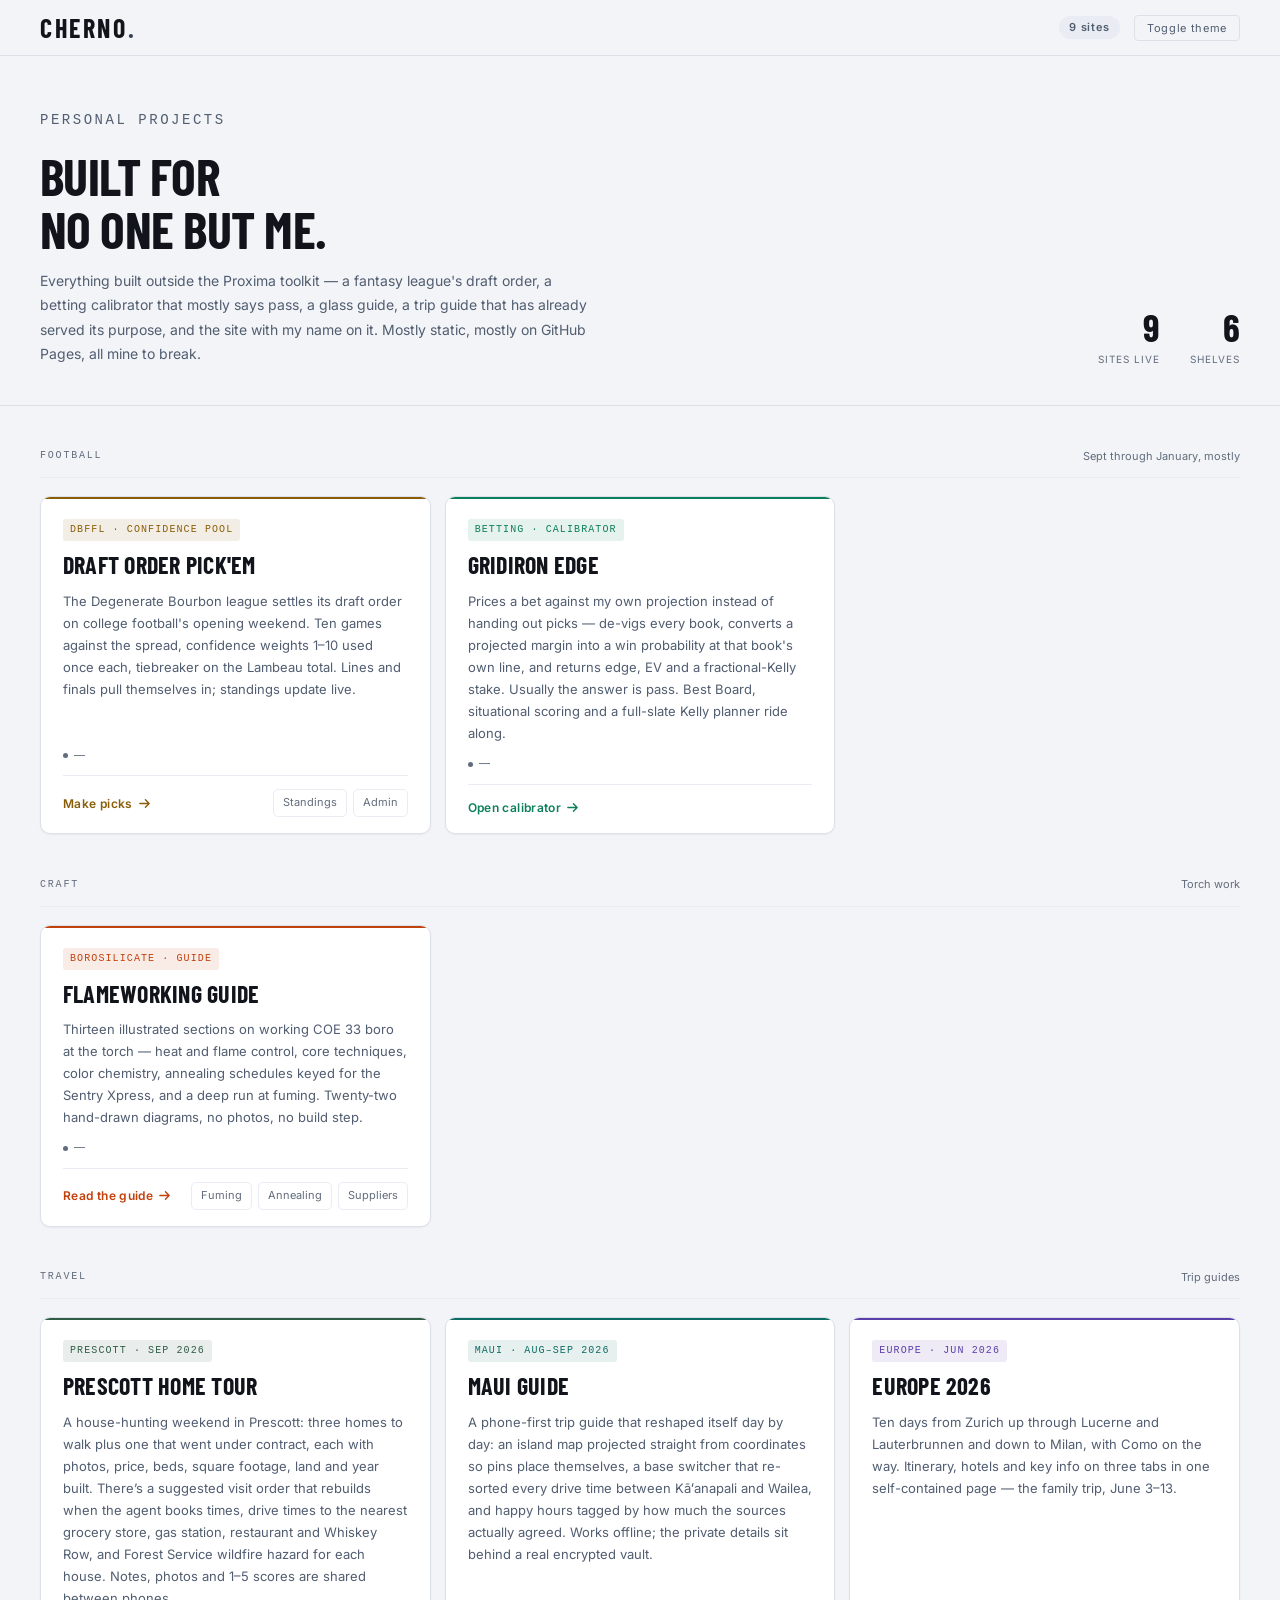
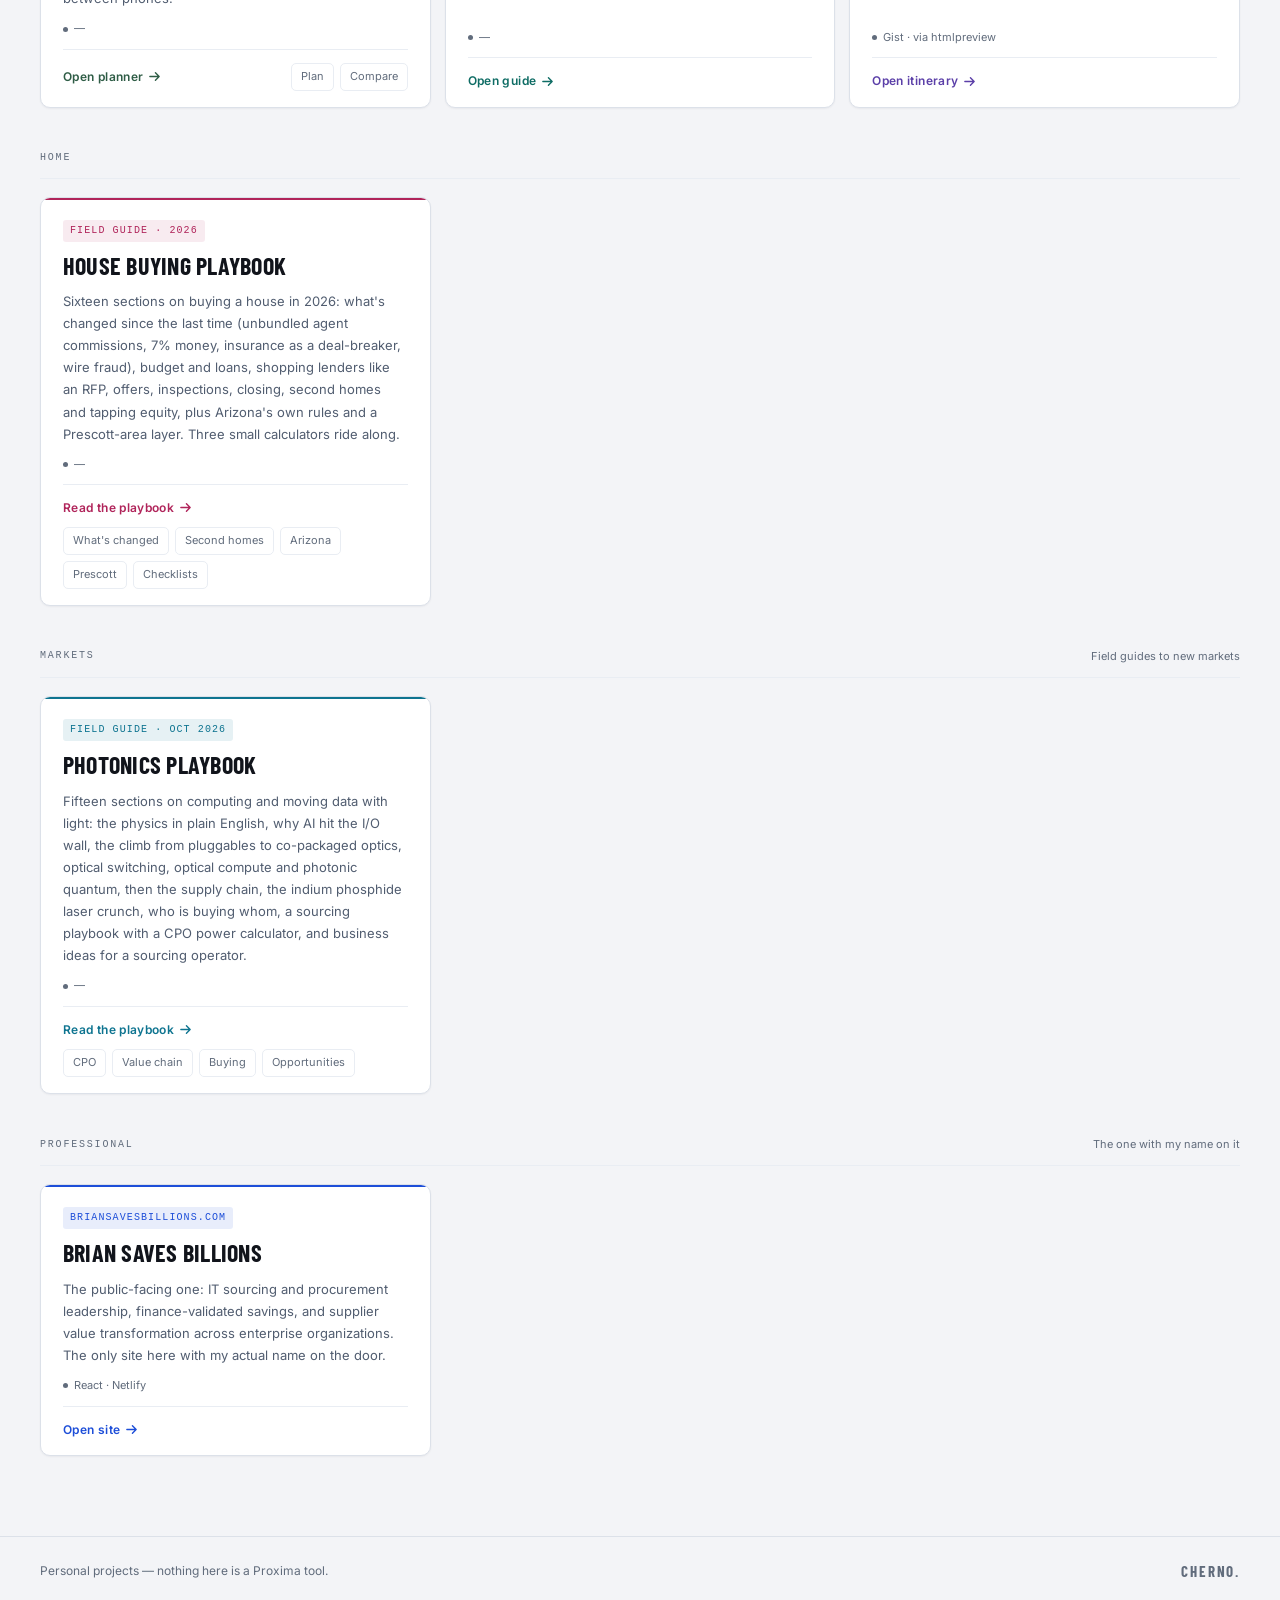
<file: index.html>
<!DOCTYPE html>
<html lang="en" data-theme="dark">
<head>
<meta charset="UTF-8">
<meta name="viewport" content="width=device-width, initial-scale=1.0">
<meta name="robots" content="noindex, nofollow">
<meta name="description" content="A personal shelf of things Brian built for himself.">
<meta name="color-scheme" content="dark light">
<title>Cherno — Personal Projects</title>
<link rel="preconnect" href="https://fonts.googleapis.com">
<link rel="preconnect" href="https://fonts.gstatic.com" crossorigin>
<link href="https://fonts.googleapis.com/css2?family=Barlow+Condensed:wght@500;600;700&family=Inter:wght@400;500;600&display=swap" rel="stylesheet">
<style>
  :root {
    --bg:        #0A0C11;
    --surface:   #11141B;
    --card:      #141822;
    --card-hover:#191E2A;
    --border:    #232A38;
    --border-sub:#1A202B;
    --text:      #ECEFF4;
    --text-2:    #A3ACBB;
    --text-3:    #808B9C;
    --bone:      #E7E2D8;

    --dbffl:     #F5C451;  --dbffl-dim: rgba(245,196,81,.12);
    --edge:      #34D399;  --edge-dim:  rgba(52,211,153,.11);
    --flame:     #F97316;  --flame-dim: rgba(249,115,22,.11);
    --ocean:     #5FC4B8;  --ocean-dim: rgba(95,196,184,.11);
    --brand:     #60A5FA;  --brand-dim: rgba(96,165,250,.11);
    --alps:      #B39DDB;  --alps-dim:  rgba(179,157,219,.12);
    --pine:      #86C9A2;  --pine-dim:  rgba(134,201,162,.11);
    --rose:      #F08BA8;  --rose-dim:  rgba(240,139,168,.12);
    --beam:      #22D3EE;  --beam-dim:  rgba(34,211,238,.11);

    --shadow: 0 1px 2px rgba(0,0,0,.4);
  }
  :root[data-theme="light"] {
    --bg:        #F3F4F7;
    --surface:   #FFFFFF;
    --card:      #FFFFFF;
    --card-hover:#FAFBFD;
    --border:    #DCE1E9;
    --border-sub:#E9EDF3;
    --text:      #11141B;
    --text-2:    #515D70;
    --text-3:    #616C7C;
    --bone:      #3A4356;

    --dbffl:     #8A5E08;  --dbffl-dim: rgba(138,94,8,.10);
    --edge:      #0E7F5C;  --edge-dim:  rgba(14,127,92,.10);
    --flame:     #C2410C;  --flame-dim: rgba(194,65,12,.10);
    --ocean:     #0E6C64;  --ocean-dim: rgba(14,108,100,.10);
    --brand:     #1D4ED8;  --brand-dim: rgba(29,78,216,.10);
    --alps:      #5B3FA8;  --alps-dim:  rgba(91,63,168,.10);
    --pine:      #2F5D46;  --pine-dim:  rgba(47,93,70,.10);
    --rose:      #B0245A;  --rose-dim:  rgba(176,36,90,.09);
    --beam:      #0E7490;  --beam-dim:  rgba(14,116,144,.10);

    --shadow: 0 1px 2px rgba(16,24,40,.05);
  }

  *, *::before, *::after { box-sizing: border-box; margin: 0; padding: 0; }
  html { scroll-behavior: smooth; }
  body {
    background: var(--bg); color: var(--text);
    font-family: Inter, 'Segoe UI', system-ui, -apple-system, sans-serif;
    font-size: 15px; line-height: 1.6; min-height: 100vh;
    -webkit-font-smoothing: antialiased;
  }
  a { color: inherit; text-decoration: none; }
  .mono { font-family: ui-monospace, 'SFMono-Regular', 'Cascadia Mono', 'Courier New', monospace; }

  /* ---------- HEADER ---------- */
  .site-header {
    border-bottom: 1px solid var(--border);
    padding: 0 40px; height: 56px;
    display: flex; align-items: center; justify-content: space-between;
    position: sticky; top: 0; background: var(--bg); z-index: 20;
  }
  .wordmark {
    font-family: 'Barlow Condensed', 'Arial Narrow', sans-serif;
    font-size: 26px; font-weight: 700; letter-spacing: .1em;
    text-transform: uppercase; line-height: 1; color: var(--text);
  }
  .wordmark i { color: var(--bone); font-style: normal; }
  .header-right { display: flex; align-items: center; gap: 14px; }
  .count-pill {
    font-size: 11px; font-weight: 600; letter-spacing: .06em;
    padding: 3px 10px; border-radius: 20px;
    background: var(--border-sub); color: var(--text-2);
  }
  .theme-toggle {
    background: none; border: 1px solid var(--border); color: var(--text-2);
    cursor: pointer; padding: 5px 12px; font-size: 11px; letter-spacing: .06em;
    font-family: inherit; border-radius: 4px;
  }
  .theme-toggle:hover { border-color: var(--text-2); color: var(--text); }

  /* ---------- HERO ---------- */
  .hero {
    padding: 52px 40px 38px; border-bottom: 1px solid var(--border);
    display: flex; align-items: flex-end; justify-content: space-between; gap: 40px;
  }
  .hero-left { max-width: 560px; }
  .hero-eyebrow {
    font-size: 10px; letter-spacing: .18em; text-transform: uppercase;
    color: var(--text-3); margin-bottom: 16px;
  }
  .hero h1 {
    font-family: 'Barlow Condensed', 'Arial Narrow', sans-serif;
    font-size: clamp(34px, 5vw, 52px); font-weight: 700; line-height: 1.02;
    letter-spacing: -.01em; text-transform: uppercase; text-wrap: balance;
    margin-bottom: 14px;
  }
  .hero p { font-size: 14px; color: var(--text-2); line-height: 1.75; }
  .hero-stats { display: flex; gap: 30px; flex-shrink: 0; }
  .hero-stat { text-align: right; }
  .hero-stat-num {
    font-family: 'Barlow Condensed', 'Arial Narrow', sans-serif;
    font-size: 38px; font-weight: 700; line-height: 1; color: var(--text);
  }
  .hero-stat-label {
    font-size: 10px; color: var(--text-3); letter-spacing: .1em;
    text-transform: uppercase; margin-top: 5px;
  }
  @media (max-width: 720px) {
    .hero { flex-direction: column; align-items: flex-start; padding: 34px 20px 26px; gap: 26px; }
    .hero-stats { gap: 26px; }
    .hero-stat { text-align: left; }
  }

  /* ---------- GROUPS ---------- */
  .sites { padding: 0 40px 80px; }
  @media (max-width: 720px) { .sites { padding: 0 20px 60px; } }
  .group { margin-top: 42px; }
  .group-header {
    display: flex; align-items: center; gap: 14px;
    margin-bottom: 18px; padding-bottom: 12px; border-bottom: 1px solid var(--border-sub);
  }
  .group-label { font-size: 10px; letter-spacing: .18em; text-transform: uppercase; color: var(--text-3); }
  .group-note { font-size: 11px; color: var(--text-3); margin-left: auto; }

  /* ---------- CARDS ---------- */
  .grid { display: grid; grid-template-columns: repeat(auto-fill, minmax(320px, 1fr)); gap: 14px; }
  .card {
    background: var(--card); border: 1px solid var(--border); border-radius: 10px;
    padding: 22px 22px 16px; display: flex; flex-direction: column; gap: 11px;
    position: relative; overflow: hidden; cursor: pointer; box-shadow: var(--shadow);
    transition: background .15s, border-color .15s, transform .12s;
  }
  .card::before { content: ''; position: absolute; top: 0; left: 0; right: 0; height: 2px; background: var(--accent); }
  .card:hover { background: var(--card-hover); transform: translateY(-1px); }
  .card:focus-visible { outline: 2px solid var(--accent); outline-offset: 2px; }

  .card-tag {
    font-size: 10px; letter-spacing: .11em; text-transform: uppercase;
    padding: 3px 7px; border-radius: 3px; width: fit-content;
    color: var(--accent); background: var(--accent-dim);
  }
  .card-name {
    font-family: 'Barlow Condensed', 'Arial Narrow', sans-serif;
    font-size: 24px; font-weight: 700; letter-spacing: .01em; line-height: 1.1;
    text-transform: uppercase;
  }
  .card-desc { font-size: 13px; color: var(--text-2); line-height: 1.7; flex: 1; }
  .card-meta {
    font-size: 11px; color: var(--text-3); display: flex; align-items: center; gap: 6px;
    font-variant-numeric: tabular-nums;
  }
  .dot { width: 5px; height: 5px; border-radius: 50%; background: var(--text-3); flex-shrink: 0; }
  .card-meta.fresh .dot { background: var(--accent); }

  .card-footer {
    display: flex; align-items: center; justify-content: space-between; gap: 10px;
    padding-top: 13px; border-top: 1px solid var(--border-sub); margin-top: auto; flex-wrap: wrap;
  }
  .card-cta {
    display: inline-flex; align-items: center; gap: 5px;
    font-size: 12px; font-weight: 600; letter-spacing: .03em; color: var(--accent);
  }
  .card-cta svg { transition: transform .15s; }
  .card:hover .card-cta svg { transform: translateX(3px); }
  .sub-links { display: flex; gap: 6px; flex-wrap: wrap; }
  .sub-link {
    font-size: 11px; color: var(--text-3); padding: 4px 9px; border-radius: 5px;
    border: 1px solid var(--border-sub); white-space: nowrap;
  }
  .sub-link:hover { color: var(--text-2); border-color: var(--border); }

  /* ---------- FOOTER ---------- */
  .site-footer {
    border-top: 1px solid var(--border); padding: 22px 40px;
    display: flex; align-items: center; justify-content: space-between; gap: 10px; flex-wrap: wrap;
  }
  .site-footer p { font-size: 12px; color: var(--text-3); }
  .footer-wordmark {
    font-family: 'Barlow Condensed', 'Arial Narrow', sans-serif;
    font-size: 15px; font-weight: 700; letter-spacing: .12em;
    text-transform: uppercase; color: var(--text-3);
  }
  @media (max-width: 720px) { .site-header { padding: 0 20px; } .site-footer { padding: 20px; } }
</style>
</head>
<body>

<header class="site-header">
  <div class="wordmark">Cherno<i>.</i></div>
  <div class="header-right">
    <span class="count-pill" id="count-pill"></span>
    <button class="theme-toggle" onclick="toggleTheme()">Toggle theme</button>
  </div>
</header>

<section class="hero">
  <div class="hero-left">
    <p class="hero-eyebrow mono">Personal Projects</p>
    <h1>Built for<br>no one but me.</h1>
    <p>Everything built outside the Proxima toolkit &mdash; a fantasy league's draft order, a betting calibrator that mostly says pass, a glass guide, a trip guide that has already served its purpose, and the site with my name on it. Mostly static, mostly on GitHub Pages, all mine to break.</p>
  </div>
  <div class="hero-stats">
    <div class="hero-stat">
      <div class="hero-stat-num" id="stat-sites">4</div>
      <div class="hero-stat-label">Sites live</div>
    </div>
    <div class="hero-stat">
      <div class="hero-stat-num" id="stat-groups">3</div>
      <div class="hero-stat-label">Shelves</div>
    </div>
  </div>
</section>

<section class="sites" id="sites"></section>

<footer class="site-footer">
  <p>Personal projects &mdash; nothing here is a Proxima tool.</p>
  <div class="footer-wordmark">Cherno.</div>
</footer>

<script>
/* ------------------------------------------------------------------
   Adding a site means adding one entry here. Everything else is
   derived: card markup, group order, the header pill, the hero stats.
------------------------------------------------------------------ */
const OWNER = 'brianchernauskas';

const SITES = [
  {
    group: 'Football',
    accent: 'dbffl',
    tag: 'DBFFL · Confidence Pool',
    name: "Draft Order Pick'em",
    repo: 'draft-order-pickem',
    url: 'https://cherno.briansavesbillions.com/draft-order-pickem/',
    cta: 'Make picks',
    desc: "The Degenerate Bourbon league settles its draft order on college football's opening weekend. Ten games against the spread, confidence weights 1–10 used once each, tiebreaker on the Lambeau total. Lines and finals pull themselves in; standings update live.",
    links: [
      { label: 'Standings', href: 'https://cherno.briansavesbillions.com/draft-order-pickem/standings.html' },
      { label: 'Admin',     href: 'https://cherno.briansavesbillions.com/draft-order-pickem/admin.html' }
    ]
  },
  {
    group: 'Football',
    accent: 'edge',
    tag: 'Betting · Calibrator',
    name: 'Gridiron Edge',
    repo: 'gridiron-edge',
    url: 'https://cherno.briansavesbillions.com/gridiron-edge/',
    cta: 'Open calibrator',
    desc: "Prices a bet against my own projection instead of handing out picks — de-vigs every book, converts a projected margin into a win probability at that book's own line, and returns edge, EV and a fractional-Kelly stake. Usually the answer is pass. Best Board, situational scoring and a full-slate Kelly planner ride along.",
    links: []
  },
  {
    group: 'Craft',
    accent: 'flame',
    tag: 'Borosilicate · Guide',
    name: 'Flameworking Guide',
    repo: 'flameworking-guide',
    url: 'https://cherno.briansavesbillions.com/flameworking-guide/',
    cta: 'Read the guide',
    desc: 'Thirteen illustrated sections on working COE 33 boro at the torch — heat and flame control, core techniques, color chemistry, annealing schedules keyed for the Sentry Xpress, and a deep run at fuming. Twenty-two hand-drawn diagrams, no photos, no build step.',
    links: [
      { label: 'Fuming',    href: 'https://cherno.briansavesbillions.com/flameworking-guide/#7' },
      { label: 'Annealing', href: 'https://cherno.briansavesbillions.com/flameworking-guide/#8' },
      { label: 'Suppliers', href: 'https://cherno.briansavesbillions.com/flameworking-guide/#12' }
    ]
  },
  {
    group: 'Travel',
    accent: 'pine',
    tag: 'Prescott · Sep 2026',
    name: 'Prescott Home Tour',
    repo: 'prescott-homes',
    url: 'https://cherno.briansavesbillions.com/prescott-homes/',
    cta: 'Open planner',
    desc: 'A house-hunting weekend in Prescott: three homes to walk plus one that went under contract, each with photos, price, beds, square footage, land and year built. There’s a suggested visit order that rebuilds when the agent books times, drive times to the nearest grocery store, gas station, restaurant and Whiskey Row, and Forest Service wildfire hazard for each house. Notes, photos and 1–5 scores are shared between phones.',
    links: [
      { label: 'Plan',    href: 'https://cherno.briansavesbillions.com/prescott-homes/#plan' },
      { label: 'Compare', href: 'https://cherno.briansavesbillions.com/prescott-homes/#compare' }
    ]
  },
  {
    group: 'Travel',
    accent: 'ocean',
    tag: 'Maui · Aug–Sep 2026',
    name: 'Maui Guide',
    repo: 'maui-guide',
    url: 'https://cherno.briansavesbillions.com/maui-guide/',
    cta: 'Open guide',
    desc: 'A phone-first trip guide that reshaped itself day by day: an island map projected straight from coordinates so pins place themselves, a base switcher that re-sorted every drive time between Kāʻanapali and Wailea, and happy hours tagged by how much the sources actually agreed. Works offline; the private details sit behind a real encrypted vault.',
    links: []
  },
  {
    group: 'Travel',
    accent: 'alps',
    tag: 'Europe · Jun 2026',
    name: 'Europe 2026',
    url: 'https://htmlpreview.github.io/?https://gist.githubusercontent.com/brianchernauskas/313bc6f93d0256596a942ca388fe8b19/raw/',
    cta: 'Open itinerary',
    // Lives as a gist rather than a repo, rendered through htmlpreview, so
    // there is no pushed_at to read — `note` stands in for the stamp.
    note: 'Gist · via htmlpreview',
    desc: 'Ten days from Zurich up through Lucerne and Lauterbrunnen and down to Milan, with Como on the way. Itinerary, hotels and key info on three tabs in one self-contained page — the family trip, June 3–13.',
    links: []
  },
  {
    group: 'Home',
    accent: 'rose',
    tag: 'Field Guide · 2026',
    name: 'House Buying Playbook',
    repo: 'house-buying-playbook',
    url: 'https://cherno.briansavesbillions.com/house-buying-playbook/',
    cta: 'Read the playbook',
    desc: "Sixteen sections on buying a house in 2026: what's changed since the last time (unbundled agent commissions, 7% money, insurance as a deal-breaker, wire fraud), budget and loans, shopping lenders like an RFP, offers, inspections, closing, second homes and tapping equity, plus Arizona's own rules and a Prescott-area layer. Three small calculators ride along.",
    links: [
      { label: "What's changed", href: 'https://cherno.briansavesbillions.com/house-buying-playbook/#0' },
      { label: 'Second homes',   href: 'https://cherno.briansavesbillions.com/house-buying-playbook/#11' },
      { label: 'Arizona',        href: 'https://cherno.briansavesbillions.com/house-buying-playbook/#12' },
      { label: 'Prescott',       href: 'https://cherno.briansavesbillions.com/house-buying-playbook/#13' },
      { label: 'Checklists',     href: 'https://cherno.briansavesbillions.com/house-buying-playbook/#15' }
    ]
  },
  {
    group: 'Markets',
    accent: 'beam',
    tag: 'Field Guide · Oct 2026',
    name: 'Photonics Playbook',
    repo: 'cherno',
    url: 'https://cherno.briansavesbillions.com/photonics-playbook/',
    cta: 'Read the playbook',
    desc: "Fifteen sections on computing and moving data with light: the physics in plain English, why AI hit the I/O wall, the climb from pluggables to co-packaged optics, optical switching, optical compute and photonic quantum, then the supply chain, the indium phosphide laser crunch, who is buying whom, a sourcing playbook with a CPO power calculator, and business ideas for a sourcing operator.",
    links: [
      { label: 'CPO',           href: 'https://cherno.briansavesbillions.com/photonics-playbook/#4' },
      { label: 'Value chain',   href: 'https://cherno.briansavesbillions.com/photonics-playbook/#8' },
      { label: 'Buying',        href: 'https://cherno.briansavesbillions.com/photonics-playbook/#11' },
      { label: 'Opportunities', href: 'https://cherno.briansavesbillions.com/photonics-playbook/#12' }
    ]
  },
  {
    group: 'Professional',
    accent: 'brand',
    tag: 'briansavesbillions.com',
    name: 'Brian Saves Billions',
    url: 'https://briansavesbillions.com',
    cta: 'Open site',
    // Not a GitHub repo — a Lovable-built React site on Netlify, so there is
    // no pushed_at to read. `note` stands in for the usual "updated N ago".
    note: 'React · Netlify',
    desc: 'The public-facing one: IT sourcing and procurement leadership, finance-validated savings, and supplier value transformation across enterprise organizations. The only site here with my actual name on the door.',
    links: []
  }
];

const GROUP_NOTES = {
  Football:     'Sept through January, mostly',
  Craft:        'Torch work',
  Travel:       'Trip guides',
  Markets:      'Field guides to new markets',
  Professional: 'The one with my name on it'
};

const ARROW = '<svg width="13" height="13" viewBox="0 0 14 14" fill="none" aria-hidden="true"><path d="M2 7h10M8 3l4 4-4 4" stroke="currentColor" stroke-width="1.5" stroke-linecap="round" stroke-linejoin="round"/></svg>';

function esc(s) {
  return String(s).replace(/[&<>"']/g, c => ({
    '&': '&amp;', '<': '&lt;', '>': '&gt;', '"': '&quot;', "'": '&#39;'
  }[c]));
}

function render() {
  const groups = [];
  SITES.forEach(s => {
    let g = groups.find(x => x.name === s.group);
    if (!g) groups.push(g = { name: s.group, items: [] });
    g.items.push(s);
  });

  document.getElementById('sites').innerHTML = groups.map(g => `
    <div class="group">
      <div class="group-header">
        <span class="group-label mono">${esc(g.name)}</span>
        <span class="group-note">${esc(GROUP_NOTES[g.name] || '')}</span>
      </div>
      <div class="grid">${g.items.map(cardHTML).join('')}</div>
    </div>`).join('');

  document.getElementById('count-pill').textContent =
    SITES.length + (SITES.length === 1 ? ' site' : ' sites');
  document.getElementById('stat-sites').textContent = SITES.length;
  document.getElementById('stat-groups').textContent = groups.length;

  document.querySelectorAll('.card').forEach(card => {
    const url = card.dataset.url;
    const go = () => window.open(url, '_blank', 'noopener');
    card.addEventListener('click', go);
    card.addEventListener('keydown', e => {
      if (e.key === 'Enter' || e.key === ' ') { e.preventDefault(); go(); }
    });
  });
  document.querySelectorAll('.sub-link').forEach(a =>
    a.addEventListener('click', e => e.stopPropagation()));
}

function cardHTML(s) {
  const style = `--accent:var(--${s.accent});--accent-dim:var(--${s.accent}-dim)`;
  const subs = (s.links || []).map(l =>
    `<a class="sub-link" href="${esc(l.href)}" target="_blank" rel="noopener">${esc(l.label)}</a>`
  ).join('');
  return `
    <div class="card" style="${style}" tabindex="0" role="link"
         aria-label="${esc(s.name)}" data-url="${esc(s.url)}">
      <span class="card-tag mono">${esc(s.tag)}</span>
      <div class="card-name">${esc(s.name)}</div>
      <p class="card-desc">${esc(s.desc)}</p>
      <div class="card-meta"${s.repo ? ` data-meta="${esc(s.repo)}"` : ''}><span class="dot"></span><span>${esc(s.note || '—')}</span></div>
      <div class="card-footer">
        <span class="card-cta">${esc(s.cta)} ${ARROW}</span>
        <div class="sub-links">${subs}</div>
      </div>
    </div>`;
}

/* ---- "Updated N ago", read live from the GitHub API (CORS-open, 60 requests
       an hour unauthenticated). Cached 6h in localStorage so a reload costs
       nothing, and a card just keeps its em dash if any of it fails. ---- */
const TTL = 6 * 60 * 60 * 1000;
const DAY = 86400000;

function ago(iso) {
  const days = Math.floor((Date.now() - new Date(iso)) / DAY);
  if (days <= 0)  return 'updated today';
  if (days === 1) return 'updated yesterday';
  if (days < 30)  return `updated ${days} days ago`;
  const months = Math.round(days / 30.44);
  if (months < 12) return `updated ${months} month${months === 1 ? '' : 's'} ago`;
  const years = Math.round(months / 12);
  return `updated ${years} year${years === 1 ? '' : 's'} ago`;
}

function paint(repo, iso) {
  const el = document.querySelector(`[data-meta="${repo}"]`);
  if (!el) return;
  el.lastElementChild.textContent = ago(iso);
  el.title = new Date(iso).toLocaleString();
  if (Date.now() - new Date(iso) < 30 * DAY) el.classList.add('fresh');
}

function cached(repo) {
  try {
    const raw = localStorage.getItem('cherno:' + repo);
    if (!raw) return null;
    const v = JSON.parse(raw);
    return (Date.now() - v.t < TTL) ? v.pushed : null;
  } catch (e) { return null; }
}

function loadStamps() {
  SITES.filter(s => s.repo).forEach(s => {
    const hit = cached(s.repo);
    if (hit) { paint(s.repo, hit); return; }
    fetch(`https://api.github.com/repos/${OWNER}/${s.repo}`)
      .then(r => r.ok ? r.json() : Promise.reject(r.status))
      .then(d => {
        if (!d.pushed_at) return;
        paint(s.repo, d.pushed_at);
        try {
          localStorage.setItem('cherno:' + s.repo,
            JSON.stringify({ t: Date.now(), pushed: d.pushed_at }));
        } catch (e) {}
      })
      .catch(() => {}); // rate-limited or offline: the em dash stands
  });
}

/* ---- theme ---- */
function toggleTheme() {
  const root = document.documentElement;
  const next = root.getAttribute('data-theme') === 'dark' ? 'light' : 'dark';
  root.setAttribute('data-theme', next);
  try { localStorage.setItem('cherno:theme', next); } catch (e) {}
}
(function () {
  let saved = null;
  try { saved = localStorage.getItem('cherno:theme'); } catch (e) {}
  if (!saved && window.matchMedia && matchMedia('(prefers-color-scheme: light)').matches) {
    saved = 'light';
  }
  if (saved) document.documentElement.setAttribute('data-theme', saved);
})();

render();
loadStamps();
</script>
</body>
</html>
</file>
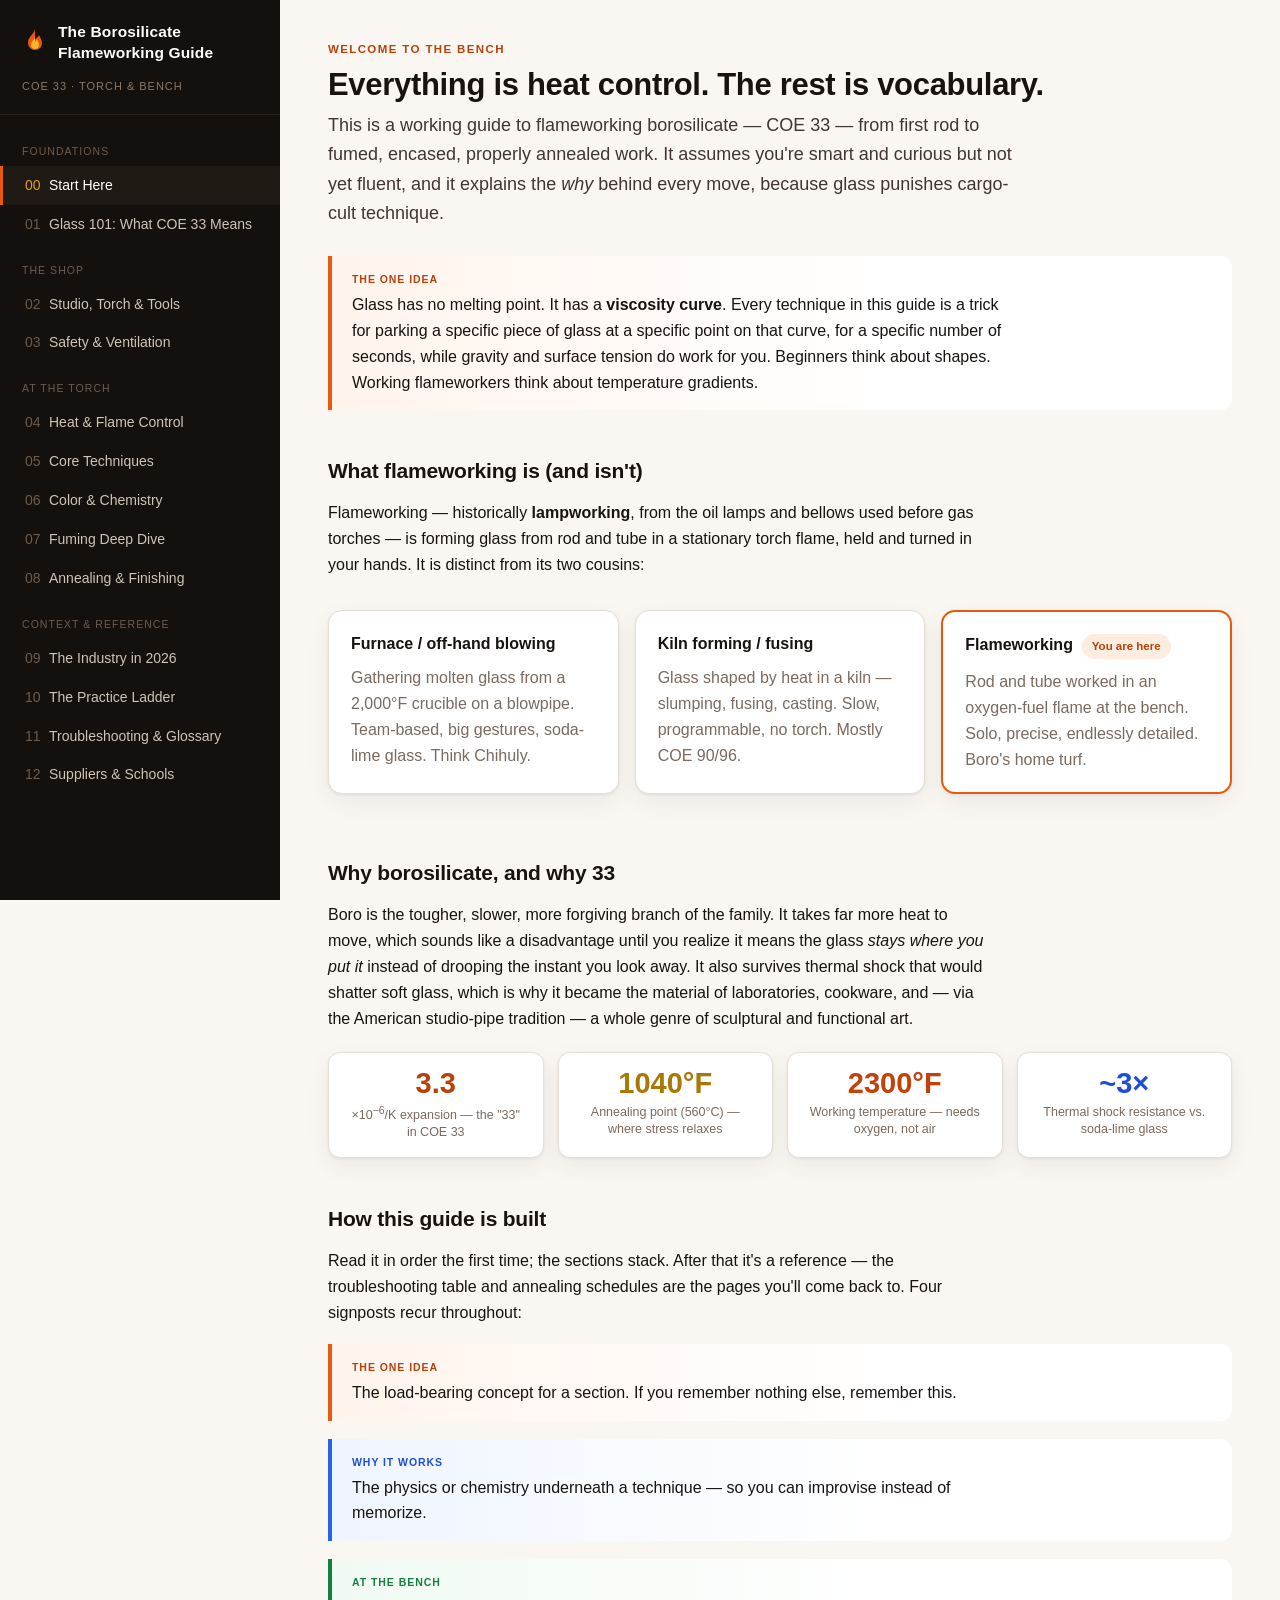
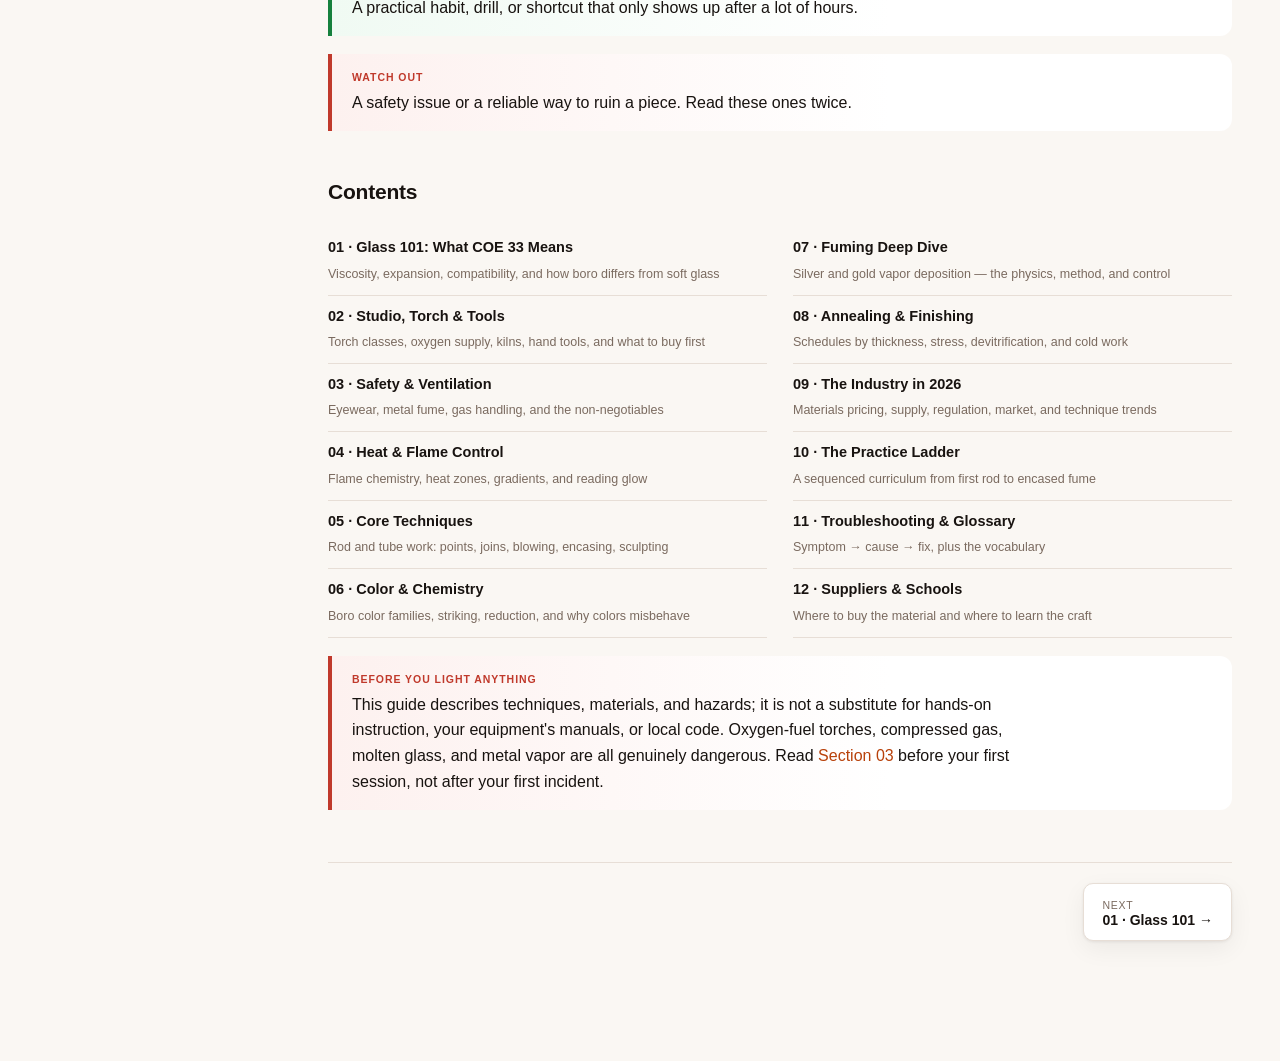
<file: flameworking-guide/index.html>
<!DOCTYPE html>
<html lang="en">
<head>
<meta charset="UTF-8">
<meta name="viewport" content="width=device-width, initial-scale=1.0">
<title>The Borosilicate Flameworking Guide &mdash; COE 33</title>
<meta name="description" content="A visual field guide to flameworking borosilicate (COE 33) glass: studio setup, safety, heat control, core techniques, color chemistry, fuming, and annealing.">

<!-- ===================================================================
     Analytics — standalone property, deliberately NOT the Proxima tag.
     Paste the GA4 Measurement ID below (looks like G-XXXXXXXXXX) to
     activate. While it is empty, nothing loads and no cookies are set.
     Ad-personalisation and Google Signals are turned off: this collects
     traffic counts only, not an advertising profile.
     Automatic page_view is disabled; sections are tracked manually in
     the navigation script at the foot of this file.
     =================================================================== -->
<script>
  window.GA_ID = '';
  (function(){
    if (!window.GA_ID) return;
    var s = document.createElement('script');
    s.async = true;
    s.src = 'https://www.googletagmanager.com/gtag/js?id=' + window.GA_ID;
    document.head.appendChild(s);
    window.dataLayer = window.dataLayer || [];
    window.gtag = function(){ window.dataLayer.push(arguments); };
    gtag('js', new Date());
    gtag('config', window.GA_ID, {
      send_page_view: false,
      anonymize_ip: true,
      allow_google_signals: false,
      allow_ad_personalization_signals: false
    });
  })();
</script>
<style>
  :root{
    --ink:#181310; --ink2:#413630; --muted:#7a6a5f; --line:#e7ded6;
    --bg:#faf7f3; --card:#ffffff;
    --flame:#e8590c; --flame-d:#b8410a;
    --amber:#e6a208; --amber-d:#a97806;
    --ember:#c2410c;
    --cool:#2563eb; --cool-d:#1d4ed8;
    --silver:#8b95a5; --gold:#b8860b;
    --green:#15803d; --red:#c0392b;
    --violet:#7c3aed;
    --shadow:0 1px 3px rgba(24,19,16,.07),0 8px 24px rgba(24,19,16,.06);
  }
  *{box-sizing:border-box}
  html{scroll-behavior:smooth}
  body{margin:0;font-family:-apple-system,BlinkMacSystemFont,"Segoe UI",Roboto,Helvetica,Arial,sans-serif;
    color:var(--ink);background:var(--bg);line-height:1.62;font-size:16px}
  a{color:var(--flame-d);text-decoration:none}
  a:hover{text-decoration:underline}

  /* ---------- Layout ---------- */
  .wrap{display:flex;min-height:100vh}
  nav.side{width:280px;flex:0 0 280px;background:#14100d;color:#cfc4b8;position:sticky;top:0;height:100vh;
    overflow-y:auto;padding:22px 0}
  nav.side .brand{padding:0 22px 16px;border-bottom:1px solid #2a221c;margin-bottom:10px}
  nav.side .brand .mark{display:flex;align-items:center;gap:10px;margin-bottom:8px}
  nav.side .brand h1{font-size:15.5px;margin:0;color:#fff;line-height:1.35;letter-spacing:.01em}
  nav.side .brand span{font-size:11px;color:#8a7969;letter-spacing:.09em;text-transform:uppercase}
  nav.side button{display:block;width:100%;text-align:left;background:none;border:none;color:#cfc4b8;
    padding:10px 22px;font-size:14px;cursor:pointer;border-left:3px solid transparent;font-family:inherit;line-height:1.35}
  nav.side button:hover{background:#201a15;color:#fff}
  nav.side button.active{background:#201a15;color:#fff;border-left-color:var(--flame)}
  nav.side .num{display:inline-block;width:24px;color:#6d5c4e;font-variant-numeric:tabular-nums}
  nav.side button.active .num{color:var(--amber)}
  nav.side .grp{font-size:10.5px;text-transform:uppercase;letter-spacing:.1em;color:#6d5c4e;padding:18px 22px 6px}

  main{flex:1;min-width:0;max-width:1020px;margin:0 auto;padding:40px 48px 120px}
  section.page{display:none;animation:fade .25s ease}
  section.page.show{display:block}
  @keyframes fade{from{opacity:0;transform:translateY(6px)}to{opacity:1;transform:none}}

  h2.title{font-size:31px;line-height:1.18;margin:0 0 8px;letter-spacing:-.01em}
  .kicker{font-size:11.5px;text-transform:uppercase;letter-spacing:.12em;color:var(--flame-d);font-weight:800;margin-bottom:8px}
  .lede{font-size:18px;color:var(--ink2);margin:0 0 28px;max-width:70ch}
  h3{font-size:21px;margin:38px 0 12px;padding-top:6px;letter-spacing:-.01em}
  h4{font-size:16px;margin:22px 0 8px;color:var(--ink)}
  p{margin:0 0 14px;max-width:74ch}
  ul,ol{max-width:74ch;padding-left:22px}
  li{margin:6px 0}
  strong{color:var(--ink)}
  .muted{color:var(--muted)}
  .fn{font-size:12.5px;color:var(--muted);margin-top:8px;max-width:78ch}

  /* ---------- Cards & callouts ---------- */
  .card{background:var(--card);border:1px solid var(--line);border-radius:14px;padding:20px 22px;margin:18px 0;box-shadow:var(--shadow)}
  .card h4:first-child{margin-top:0}
  .grid{display:grid;gap:16px}
  .g2{grid-template-columns:1fr 1fr}
  .g3{grid-template-columns:1fr 1fr 1fr}
  .g4{grid-template-columns:repeat(4,1fr)}
  @media(max-width:900px){.g2,.g3,.g4{grid-template-columns:1fr}}

  .note{border-left:4px solid var(--flame);background:linear-gradient(90deg,#fff4ec,#fff 62%);
    border-radius:0 12px 12px 0;padding:15px 20px;margin:18px 0}
  .note .tag{font-size:10.5px;font-weight:800;letter-spacing:.09em;text-transform:uppercase;color:var(--flame-d);display:block;margin-bottom:4px}
  .why{border-left:4px solid var(--cool);background:linear-gradient(90deg,#eff5ff,#fff 62%);border-radius:0 12px 12px 0;padding:15px 20px;margin:18px 0}
  .why .tag{font-size:10.5px;font-weight:800;letter-spacing:.09em;text-transform:uppercase;color:var(--cool-d);display:block;margin-bottom:4px}
  .warn{border-left:4px solid var(--red);background:linear-gradient(90deg,#fdf1ef,#fff 62%);border-radius:0 12px 12px 0;padding:15px 20px;margin:18px 0}
  .warn .tag{font-size:10.5px;font-weight:800;letter-spacing:.09em;text-transform:uppercase;color:var(--red);display:block;margin-bottom:4px}
  .bench{border-left:4px solid var(--green);background:linear-gradient(90deg,#f0faf3,#fff 62%);border-radius:0 12px 12px 0;padding:15px 20px;margin:18px 0}
  .bench .tag{font-size:10.5px;font-weight:800;letter-spacing:.09em;text-transform:uppercase;color:var(--green);display:block;margin-bottom:4px}
  .keyterm{background:#fdf0e4;border-radius:6px;padding:1px 6px;font-weight:650;color:var(--flame-d);white-space:nowrap}

  /* ---------- Tables ---------- */
  table{width:100%;border-collapse:collapse;margin:16px 0;font-size:14.5px;background:#fff;border-radius:12px;overflow:hidden;box-shadow:var(--shadow)}
  th,td{padding:11px 14px;text-align:left;border-bottom:1px solid var(--line);vertical-align:top}
  th{background:#14100d;color:#fff;font-size:12px;text-transform:uppercase;letter-spacing:.05em;font-weight:700}
  tbody tr:last-child td{border-bottom:none}
  tbody tr:nth-child(even){background:#faf7f3}
  .scroller{overflow-x:auto;margin:16px 0}
  .scroller table{margin:0}
  td.num,th.num{font-variant-numeric:tabular-nums;white-space:nowrap}

  /* ---------- Chips & pills ---------- */
  .pill{display:inline-block;font-size:11.5px;font-weight:700;padding:3px 10px;border-radius:999px;margin:2px 4px 2px 0}
  .pill.hot{background:#fdece0;color:var(--flame-d)}
  .pill.cool{background:#e8f0fe;color:var(--cool-d)}
  .pill.ok{background:#dcf5e4;color:var(--green)}
  .pill.no{background:#fbe6e3;color:var(--red)}
  .pill.ag{background:#eceff3;color:#4a5568}
  .pill.au{background:#fbf1d8;color:#8a6508}

  /* ---------- Stats ---------- */
  .statrow{display:grid;grid-template-columns:repeat(4,1fr);gap:14px;margin:20px 0}
  @media(max-width:900px){.statrow{grid-template-columns:1fr 1fr}}
  .stat{background:#fff;border:1px solid var(--line);border-radius:12px;padding:16px;text-align:center;box-shadow:var(--shadow)}
  .stat .big{font-size:29px;font-weight:800;line-height:1;font-variant-numeric:tabular-nums}
  .stat .lbl{font-size:12.5px;color:var(--muted);margin-top:6px;line-height:1.35}

  /* ---------- Steps / lists ---------- */
  .steps{counter-reset:s;list-style:none;padding-left:0;margin:18px 0;max-width:76ch}
  .steps>li{counter-increment:s;position:relative;padding-left:46px;margin:0 0 18px}
  .steps>li::before{content:counter(s);position:absolute;left:0;top:-1px;width:30px;height:30px;border-radius:50%;
    background:linear-gradient(135deg,var(--flame),var(--amber));color:#fff;font-weight:800;font-size:14px;
    display:grid;place-items:center;box-shadow:0 2px 6px rgba(232,89,12,.3)}
  .steps>li b{display:block;margin-bottom:2px}

  .checklist{list-style:none;padding-left:0;max-width:76ch}
  .checklist li{padding-left:30px;position:relative;margin:8px 0}
  .checklist li::before{content:"\2713";position:absolute;left:0;top:2px;color:var(--green);font-weight:800;
    background:#dcf5e4;width:20px;height:20px;border-radius:50%;display:grid;place-items:center;font-size:11px}
  .xlist{list-style:none;padding-left:0;max-width:76ch}
  .xlist li{padding-left:30px;position:relative;margin:8px 0}
  .xlist li::before{content:"\2715";position:absolute;left:0;top:2px;color:var(--red);font-weight:800;
    background:#fbe6e3;width:20px;height:20px;border-radius:50%;display:grid;place-items:center;font-size:11px}

  /* ---------- Figures ---------- */
  figure{margin:22px 0;background:#fff;border:1px solid var(--line);border-radius:14px;padding:18px 18px 14px;box-shadow:var(--shadow)}
  figure svg{display:block;width:100%;height:auto}
  figcaption{font-size:13px;color:var(--muted);margin-top:12px;padding-top:10px;border-top:1px solid var(--line);line-height:1.5}
  figcaption b{color:var(--ink2)}

  /* ---------- Swatches ---------- */
  .swatches{display:grid;grid-template-columns:repeat(auto-fill,minmax(140px,1fr));gap:12px;margin:18px 0}
  .sw{border:1px solid var(--line);border-radius:11px;overflow:hidden;background:#fff;box-shadow:var(--shadow)}
  .sw .chip{height:56px}
  .sw .meta{padding:8px 10px}
  .sw .nm{font-size:13px;font-weight:700;line-height:1.25}
  .sw .sub{font-size:11.5px;color:var(--muted);margin-top:2px;line-height:1.3}

  /* ---------- Spec blocks ---------- */
  .kv{display:grid;grid-template-columns:auto 1fr;gap:6px 16px;margin:14px 0;font-size:14.5px;max-width:70ch}
  .kv dt{font-weight:700;color:var(--ink2);white-space:nowrap}
  .kv dd{margin:0;color:var(--ink2);font-variant-numeric:tabular-nums}

  .glossary dt{font-weight:700;margin-top:14px;color:var(--ink)}
  .glossary dd{margin:2px 0 0;color:var(--ink2)}
  .glossary dl{max-width:80ch}

  /* ---------- Page nav ---------- */
  .pagenav{display:flex;justify-content:space-between;margin-top:52px;padding-top:20px;border-top:1px solid var(--line);gap:12px}
  .pagenav button{background:#fff;border:1px solid var(--line);border-radius:10px;padding:12px 18px;cursor:pointer;
    font-family:inherit;font-size:14px;color:var(--ink2);box-shadow:var(--shadow);text-align:left;max-width:48%}
  .pagenav button:hover{border-color:var(--flame);color:var(--flame-d)}
  .pagenav button b{display:block;color:var(--ink);font-size:14px}
  .pagenav button span{font-size:10.5px;text-transform:uppercase;letter-spacing:.07em;color:var(--muted)}

  .toc{columns:2;gap:26px;margin:18px 0}
  @media(max-width:900px){.toc{columns:1}}
  .toc a{display:block;padding:9px 0;border-bottom:1px solid var(--line);break-inside:avoid;color:var(--ink2)}
  .toc a b{color:var(--ink);display:block;font-size:14.5px}
  .toc a span{font-size:12.5px;color:var(--muted)}
  .toc a:hover{text-decoration:none}
  .toc a:hover b{color:var(--flame-d)}

  .mobilebar{display:none}
  @media(max-width:900px){
    nav.side{display:none}
    main{padding:20px 18px 100px}
    h2.title{font-size:25px}
    .mobilebar{display:block;position:sticky;top:0;background:#14100d;padding:12px 16px;z-index:20;margin:-20px -18px 18px}
    .mobilebar select{width:100%;padding:10px;border-radius:8px;border:none;font-size:15px;font-family:inherit}
  }
  @media print{
    nav.side,.mobilebar,.pagenav{display:none}
    section.page{display:block!important;page-break-after:always}
    main{max-width:none;padding:0}
    body{background:#fff}
  }
</style>
</head>
<body>
<div class="wrap">
  <nav class="side">
    <div class="brand">
      <div class="mark">
        <svg width="26" height="30" viewBox="0 0 26 30" aria-hidden="true">
          <path d="M13 0C13 6 6 8 6 15a7 7 0 0 0 14 0c0-3-2-5-3-8-1 3-4 3-4 6 0-5 0-9 0-13Z" fill="#e8590c"/>
          <path d="M13 8c0 4-4 5-4 9a4 4 0 0 0 8 0c0-3-2-4-2-6-1 2-2 2-2 4 0-3 0-5 0-7Z" fill="#f7b32b"/>
        </svg>
        <h1>The Borosilicate<br>Flameworking Guide</h1>
      </div>
      <span>COE 33 &middot; Torch &amp; Bench</span>
    </div>
    <div class="grp">Foundations</div>
    <button data-p="0" class="active"><span class="num">00</span>Start Here</button>
    <button data-p="1"><span class="num">01</span>Glass 101: What COE 33 Means</button>
    <div class="grp">The Shop</div>
    <button data-p="2"><span class="num">02</span>Studio, Torch &amp; Tools</button>
    <button data-p="3"><span class="num">03</span>Safety &amp; Ventilation</button>
    <div class="grp">At the Torch</div>
    <button data-p="4"><span class="num">04</span>Heat &amp; Flame Control</button>
    <button data-p="5"><span class="num">05</span>Core Techniques</button>
    <button data-p="6"><span class="num">06</span>Color &amp; Chemistry</button>
    <button data-p="7"><span class="num">07</span>Fuming Deep Dive</button>
    <button data-p="8"><span class="num">08</span>Annealing &amp; Finishing</button>
    <div class="grp">Context &amp; Reference</div>
    <button data-p="9"><span class="num">09</span>The Industry in 2026</button>
    <button data-p="10"><span class="num">10</span>The Practice Ladder</button>
    <button data-p="11"><span class="num">11</span>Troubleshooting &amp; Glossary</button>
    <button data-p="12"><span class="num">12</span>Suppliers &amp; Schools</button>
  </nav>

  <main>
    <div class="mobilebar"><select id="msel" aria-label="Jump to section"></select></div>
    <!-- ================= 00 START HERE ================= -->
    <section class="page show" id="p0">
      <div class="kicker">Welcome to the bench</div>
      <h2 class="title">Everything is heat control. The rest is vocabulary.</h2>
      <p class="lede">This is a working guide to flameworking borosilicate &mdash; COE 33 &mdash; from first rod to fumed, encased, properly annealed work. It assumes you're smart and curious but not yet fluent, and it explains the <em>why</em> behind every move, because glass punishes cargo-cult technique.</p>

      <div class="note">
        <span class="tag">The one idea</span>
        <p style="margin:0">Glass has no melting point. It has a <strong>viscosity curve</strong>. Every technique in this guide is a trick for parking a specific piece of glass at a specific point on that curve, for a specific number of seconds, while gravity and surface tension do work for you. Beginners think about shapes. Working flameworkers think about temperature gradients.</p>
      </div>

      <h3>What flameworking is (and isn't)</h3>
      <p>Flameworking &mdash; historically <strong>lampworking</strong>, from the oil lamps and bellows used before gas torches &mdash; is forming glass from rod and tube in a stationary torch flame, held and turned in your hands. It is distinct from its two cousins:</p>

      <div class="grid g3">
        <div class="card">
          <h4>Furnace / off-hand blowing</h4>
          <p class="muted" style="margin:0">Gathering molten glass from a 2,000&deg;F crucible on a blowpipe. Team-based, big gestures, soda-lime glass. Think Chihuly.</p>
        </div>
        <div class="card">
          <h4>Kiln forming / fusing</h4>
          <p class="muted" style="margin:0">Glass shaped by heat in a kiln &mdash; slumping, fusing, casting. Slow, programmable, no torch. Mostly COE 90/96.</p>
        </div>
        <div class="card" style="border-color:var(--flame);border-width:2px">
          <h4>Flameworking &nbsp;<span class="pill hot">You are here</span></h4>
          <p class="muted" style="margin:0">Rod and tube worked in an oxygen-fuel flame at the bench. Solo, precise, endlessly detailed. Boro's home turf.</p>
        </div>
      </div>

      <h3>Why borosilicate, and why 33</h3>
      <p>Boro is the tougher, slower, more forgiving branch of the family. It takes far more heat to move, which sounds like a disadvantage until you realize it means the glass <em>stays where you put it</em> instead of drooping the instant you look away. It also survives thermal shock that would shatter soft glass, which is why it became the material of laboratories, cookware, and &mdash; via the American studio-pipe tradition &mdash; a whole genre of sculptural and functional art.</p>

      <div class="statrow">
        <div class="stat"><div class="big" style="color:var(--flame-d)">3.3</div><div class="lbl">&times;10<sup>&minus;6</sup>/K expansion &mdash; the "33" in COE 33</div></div>
        <div class="stat"><div class="big" style="color:var(--amber-d)">1040&deg;F</div><div class="lbl">Annealing point (560&deg;C) &mdash; where stress relaxes</div></div>
        <div class="stat"><div class="big" style="color:var(--ember)">2300&deg;F</div><div class="lbl">Working temperature &mdash; needs oxygen, not air</div></div>
        <div class="stat"><div class="big" style="color:var(--cool-d)">~3&times;</div><div class="lbl">Thermal shock resistance vs. soda-lime glass</div></div>
      </div>

      <h3>How this guide is built</h3>
      <p>Read it in order the first time; the sections stack. After that it's a reference &mdash; the troubleshooting table and annealing schedules are the pages you'll come back to. Four signposts recur throughout:</p>
      <div class="note"><span class="tag">The one idea</span><p style="margin:0">The load-bearing concept for a section. If you remember nothing else, remember this.</p></div>
      <div class="why"><span class="tag">Why it works</span><p style="margin:0">The physics or chemistry underneath a technique &mdash; so you can improvise instead of memorize.</p></div>
      <div class="bench"><span class="tag">At the bench</span><p style="margin:0">A practical habit, drill, or shortcut that only shows up after a lot of hours.</p></div>
      <div class="warn"><span class="tag">Watch out</span><p style="margin:0">A safety issue or a reliable way to ruin a piece. Read these ones twice.</p></div>

      <h3>Contents</h3>
      <div class="toc">
        <a href="#1" data-goto="1"><b>01 &middot; Glass 101: What COE 33 Means</b><span>Viscosity, expansion, compatibility, and how boro differs from soft glass</span></a>
        <a href="#2" data-goto="2"><b>02 &middot; Studio, Torch &amp; Tools</b><span>Torch classes, oxygen supply, kilns, hand tools, and what to buy first</span></a>
        <a href="#3" data-goto="3"><b>03 &middot; Safety &amp; Ventilation</b><span>Eyewear, metal fume, gas handling, and the non-negotiables</span></a>
        <a href="#4" data-goto="4"><b>04 &middot; Heat &amp; Flame Control</b><span>Flame chemistry, heat zones, gradients, and reading glow</span></a>
        <a href="#5" data-goto="5"><b>05 &middot; Core Techniques</b><span>Rod and tube work: points, joins, blowing, encasing, sculpting</span></a>
        <a href="#6" data-goto="6"><b>06 &middot; Color &amp; Chemistry</b><span>Boro color families, striking, reduction, and why colors misbehave</span></a>
        <a href="#7" data-goto="7"><b>07 &middot; Fuming Deep Dive</b><span>Silver and gold vapor deposition &mdash; the physics, method, and control</span></a>
        <a href="#8" data-goto="8"><b>08 &middot; Annealing &amp; Finishing</b><span>Schedules by thickness, stress, devitrification, and cold work</span></a>
        <a href="#9" data-goto="9"><b>09 &middot; The Industry in 2026</b><span>Materials pricing, supply, regulation, market, and technique trends</span></a>
        <a href="#10" data-goto="10"><b>10 &middot; The Practice Ladder</b><span>A sequenced curriculum from first rod to encased fume</span></a>
        <a href="#11" data-goto="11"><b>11 &middot; Troubleshooting &amp; Glossary</b><span>Symptom &rarr; cause &rarr; fix, plus the vocabulary</span></a>
        <a href="#12" data-goto="12"><b>12 &middot; Suppliers &amp; Schools</b><span>Where to buy the material and where to learn the craft</span></a>
      </div>

      <div class="warn">
        <span class="tag">Before you light anything</span>
        <p style="margin:0">This guide describes techniques, materials, and hazards; it is not a substitute for hands-on instruction, your equipment's manuals, or local code. Oxygen-fuel torches, compressed gas, molten glass, and metal vapor are all genuinely dangerous. Read <a href="#3" data-goto="3">Section 03</a> before your first session, not after your first incident.</p>
      </div>

      <div class="pagenav">
        <span></span>
        <button data-goto="1"><span>Next</span><b>01 &middot; Glass 101 &rarr;</b></button>
      </div>
    </section>

    <!-- ================= 01 GLASS 101 ================= -->
    <section class="page" id="p1">
      <div class="kicker">Foundations</div>
      <h2 class="title">Glass 101: what COE 33 actually means</h2>
      <p class="lede">Two numbers govern almost everything you'll experience at the torch: how much the glass expands when heated, and how its stiffness collapses as it gets hot. Understand both and most "mysterious" cracks stop being mysterious.</p>

      <h3>Number one: the coefficient of expansion</h3>
      <p><span class="keyterm">COE</span> (coefficient of expansion, also CTE) measures how much a material grows per degree of heating. Borosilicate 3.3 expands <strong>3.3 parts per million per kelvin</strong>. Soda-lime "soft" glass &mdash; Effetre, Vetrofond, most beadmaking glass &mdash; runs around 104, i.e. roughly <strong>three times more</strong>. The number in "COE 104" is the same figure at a different decimal convention (104 &times; 10<sup>&minus;7</sup>).</p>

      <div class="why">
        <span class="tag">Why it works</span>
        <p style="margin:0">Low expansion is the whole ballgame for thermal shock. When you heat one side of a rod, the hot side wants to grow and the cold side holds it back &mdash; that argument is stress. Boro's hot side barely grows, so the argument stays civil. Soft glass's hot side grows three times as much and the piece cracks. This is why you can pull boro straight out of the flame onto the marver and why you cannot do that with soft glass.</p>
      </div>

      <p><strong>Compatibility is absolute, not approximate.</strong> Two glasses joined permanently must have effectively the same expansion or the joint will crack &mdash; sometimes immediately, sometimes weeks later on a shelf. COE 33 color, clear, and tubing are formulated to marry each other. They do not marry 104, 96, or 90.</p>

      <figure>
        <svg viewBox="0 0 900 260" role="img" aria-label="Comparison of thermal expansion between COE 33 borosilicate and COE 104 soda-lime glass">
          <defs>
            <linearGradient id="expHot" x1="0" x2="1"><stop offset="0" stop-color="#fde3c8"/><stop offset="1" stop-color="#e8590c"/></linearGradient>
          </defs>
          <text x="0" y="18" font-size="13" font-weight="700" fill="#181310">Heat a 100 mm bar by 500&deg;C &mdash; how much does it grow?</text>

          <g transform="translate(0,44)">
            <text x="0" y="14" font-size="12.5" font-weight="700" fill="#413630">Borosilicate 3.3 (COE 33)</text>
            <rect x="0" y="26" width="560" height="34" rx="5" fill="#e8f0fe" stroke="#c7d7f5"/>
            <rect x="0" y="26" width="560" height="34" rx="5" fill="none" stroke="#2563eb" stroke-width="1.5"/>
            <rect x="560" y="26" width="26" height="34" rx="3" fill="url(#expHot)"/>
            <text x="596" y="48" font-size="13" font-weight="700" fill="#1d4ed8">+0.17 mm</text>
            <text x="690" y="48" font-size="12" fill="#7a6a5f">low stress &middot; survives shock</text>
          </g>

          <g transform="translate(0,130)">
            <text x="0" y="14" font-size="12.5" font-weight="700" fill="#413630">Soda-lime "soft" glass (COE 104)</text>
            <rect x="0" y="26" width="560" height="34" rx="5" fill="#fdf1ef" stroke="#f3cfc8"/>
            <rect x="0" y="26" width="560" height="34" rx="5" fill="none" stroke="#c0392b" stroke-width="1.5"/>
            <rect x="560" y="26" width="82" height="34" rx="3" fill="url(#expHot)"/>
            <text x="652" y="48" font-size="13" font-weight="700" fill="#c0392b">+0.52 mm</text>
            <text x="742" y="48" font-size="12" fill="#7a6a5f">3&times; the strain</text>
          </g>

          <g transform="translate(0,214)">
            <rect x="0" y="0" width="900" height="1" fill="#e7ded6"/>
            <text x="0" y="22" font-size="12.5" fill="#7a6a5f">The orange block is the growth, drawn to scale against the bar. That small difference is the entire reason boro tolerates the torch the way it does.</text>
          </g>
        </svg>
        <figcaption><b>Expansion is the compatibility rule.</b> Joining glasses whose expansions differ by more than roughly one or two points builds permanent tension into the joint. COE 33 bonds only to COE 33.</figcaption>
      </figure>

      <h3>Number two: the viscosity curve</h3>
      <p>Glass does not melt at a temperature; it softens continuously over hundreds of degrees. The industry marks that curve with named <strong>fixed points</strong>, each defined by a specific viscosity. These four are the ones that matter at the bench:</p>

      <figure>
        <svg viewBox="0 0 900 330" role="img" aria-label="Temperature scale showing strain, annealing, softening and working points for borosilicate and soda-lime glass">
          <defs>
            <linearGradient id="heatBar" x1="0" x2="1">
              <stop offset="0" stop-color="#3b3330"/><stop offset="0.22" stop-color="#8c2f0d"/>
              <stop offset="0.45" stop-color="#e8590c"/><stop offset="0.7" stop-color="#f5a524"/>
              <stop offset="1" stop-color="#fff3c4"/>
            </linearGradient>
          </defs>

          <rect x="70" y="34" width="790" height="20" rx="4" fill="url(#heatBar)"/>
          <text x="70" y="26" font-size="11" fill="#7a6a5f">400&deg;C</text>
          <text x="420" y="26" font-size="11" fill="#7a6a5f">800&deg;C</text>
          <text x="815" y="26" font-size="11" fill="#7a6a5f">1300&deg;C</text>

          <g stroke="#cbbfb4" stroke-width="1">
            <line x1="70" y1="54" x2="70" y2="300"/><line x1="860" y1="54" x2="860" y2="300"/>
          </g>

          <!-- BORO row -->
          <text x="0" y="96" font-size="12.5" font-weight="700" fill="#181310">BORO 3.3</text>
          <line x1="70" y1="112" x2="860" y2="112" stroke="#e7ded6" stroke-width="10" stroke-linecap="round"/>
          <line x1="174" y1="112" x2="816" y2="112" stroke="#e8590c" stroke-width="10" stroke-linecap="round" opacity="0.25"/>
          <line x1="440" y1="112" x2="816" y2="112" stroke="#e8590c" stroke-width="10" stroke-linecap="round"/>

          <g font-size="11" fill="#413630">
            <circle cx="174" cy="112" r="6" fill="#2563eb"/>
            <line x1="174" y1="118" x2="174" y2="150" stroke="#2563eb" stroke-width="1.2"/>
            <text x="150" y="166" font-weight="700" fill="#1d4ed8">Strain 518&deg;C</text>
            <text x="150" y="180" fill="#7a6a5f">964&deg;F &middot; stress locks in</text>

            <circle cx="210" cy="112" r="6" fill="#7c3aed"/>
            <line x1="210" y1="106" x2="210" y2="82" stroke="#7c3aed" stroke-width="1.2"/>
            <text x="182" y="76" font-weight="700" fill="#7c3aed">Anneal 560&deg;C</text>

            <circle cx="440" cy="112" r="6" fill="#e8590c"/>
            <line x1="440" y1="118" x2="440" y2="150" stroke="#e8590c" stroke-width="1.2"/>
            <text x="404" y="166" font-weight="700" fill="#b8410a">Softening 821&deg;C</text>
            <text x="404" y="180" fill="#7a6a5f">1510&deg;F &middot; sags under its own weight</text>

            <circle cx="816" cy="112" r="6" fill="#c2410c"/>
            <line x1="816" y1="106" x2="816" y2="82" stroke="#c2410c" stroke-width="1.2"/>
            <text x="738" y="76" font-weight="700" fill="#c2410c">Working 1250&deg;C</text>
          </g>

          <!-- SODA row -->
          <text x="0" y="236" font-size="12.5" font-weight="700" fill="#181310">SODA-LIME</text>
          <line x1="70" y1="252" x2="860" y2="252" stroke="#e7ded6" stroke-width="10" stroke-linecap="round"/>
          <line x1="172" y1="252" x2="597" y2="252" stroke="#c0392b" stroke-width="10" stroke-linecap="round" opacity="0.25"/>
          <line x1="333" y1="252" x2="597" y2="252" stroke="#c0392b" stroke-width="10" stroke-linecap="round"/>
          <g font-size="11" fill="#413630">
            <circle cx="131" cy="252" r="5" fill="#94a3b8"/>
            <circle cx="172" cy="252" r="5" fill="#94a3b8"/>
            <circle cx="333" cy="252" r="5" fill="#c0392b"/>
            <circle cx="597" cy="252" r="5" fill="#c0392b"/>
            <text x="112" y="278" fill="#7a6a5f">strain/anneal ~470&ndash;515&deg;C</text>
            <text x="296" y="278" fill="#7a6a5f">soften ~700&deg;C</text>
            <text x="548" y="278" fill="#7a6a5f">work ~1000&deg;C</text>
          </g>

          <text x="70" y="316" font-size="12" fill="#7a6a5f">Solid bar = usable working range. Boro's is shifted ~250&deg;C hotter and is much wider &mdash; that width is your working time.</text>
        </svg>
        <figcaption><b>Boro is hotter but slower.</b> The wider working range means the glass changes viscosity gradually as it cools, giving you seconds of usable time instead of a fraction of one. Values are for borosilicate 3.3 (Duran/Simax-type); soda-lime figures are typical rather than exact.</figcaption>
      </figure>

      <h4>What each point means for your hands</h4>
      <div class="scroller"><table>
        <thead><tr><th>Fixed point</th><th class="num">Boro 3.3</th><th>What's happening</th><th>Why you care</th></tr></thead>
        <tbody>
          <tr><td><strong>Strain point</strong></td><td class="num">518&deg;C / 964&deg;F</td><td>Glass is rigid; stress can no longer relax at any useful rate.</td><td>The floor of your anneal cycle. Cool <em>slowly</em> to here; below it you can move faster.</td></tr>
          <tr><td><strong>Annealing point</strong></td><td class="num">560&deg;C / 1040&deg;F</td><td>Internal stress relaxes substantially in minutes.</td><td>Your kiln soak temperature. This is the single most important number in the guide.</td></tr>
          <tr><td><strong>Softening point</strong></td><td class="num">821&deg;C / 1510&deg;F</td><td>Glass deforms under its own weight.</td><td>Roughly where a piece starts to lose shape if you leave it in the flame unsupported.</td></tr>
          <tr><td><strong>Working point</strong></td><td class="num">1250&deg;C / 2282&deg;F</td><td>Freely formable &mdash; honey-to-syrup consistency.</td><td>Where actual shaping happens. Requires oxygen-fuel; a propane/air torch cannot get there on any real mass.</td></tr>
        </tbody>
      </table></div>

      <div class="note">
        <span class="tag">The one idea</span>
        <p style="margin:0">Everything between <strong>560&deg;C and 1250&deg;C</strong> is a spectrum of stiffness you can dial in by how long you hold the glass in the flame and where. "Too cold to move" and "so hot it's running off the punty" are the same skill, at two ends of one slider.</p>
      </div>

      <h3>What boro is made of</h3>
      <p>Roughly 80% silica, 12&ndash;13% boron trioxide, plus small amounts of sodium oxide and alumina. The boron is what does the work: it disrupts the silica network in a way that lowers expansion dramatically while keeping the glass chemically durable. That same chemistry is why boro is harder to melt and why it shrugs off water, acids, and temperature swings.</p>

      <div class="kv">
        <dt>Density</dt><dd>~2.23 g/cm&sup3; (noticeably lighter than soft glass, ~2.5)</dd>
        <dt>Refractive index</dt><dd>~1.473 &mdash; slightly lower than soda-lime, which is part of boro's cool, watery clarity</dd>
        <dt>Thermal shock</dt><dd>Thin sections tolerate roughly 160 K of sudden change; thick sections far less</dd>
        <dt>Chemical durability</dt><dd>ISO 3585 class &mdash; the reason it's lab and cookware glass</dd>
        <dt>Hardness</dt><dd>~6.5 Mohs &mdash; scratches with tungsten carbide and diamond, not steel</dd>
      </div>

      <h3>Who makes it</h3>
      <p>Your clear tube and rod comes from a handful of industrial furnaces; your color comes from small specialty melters. Knowing which is which explains a lot about price and availability.</p>

      <div class="grid g2">
        <div class="card">
          <h4>Clear (tubing &amp; rod)</h4>
          <p style="margin:0 0 8px" class="muted">Industrial 3.3 glass drawn for laboratory use, sold into the art market as a side channel.</p>
          <p style="margin:0"><span class="pill cool">Simax</span> Kavalier, Czechia &mdash; the American studio default<br>
          <span class="pill cool">Duran</span> DWK, Germany &mdash; the ISO 3585 benchmark<br>
          <span class="pill cool">Pyrex / Corning 7740</span> the original, now largely historical in this market<br>
          <span class="pill cool">Chinese 3.3</span> price-competitive, quality now broadly serviceable but batch-variable</p>
        </div>
        <div class="card">
          <h4>Color (rod, frit, powder)</h4>
          <p style="margin:0 0 8px" class="muted">Small-batch melters formulating to 33 expansion. Expect variation between batches &mdash; buy deep on colors you love.</p>
          <p style="margin:0"><span class="pill hot">Northstar</span> Portland &mdash; Borocolour, the broadest catalog<br>
          <span class="pill hot">Glass Alchemy</span> Portland &mdash; strong silver &amp; reactive lines<br>
          <span class="pill hot">TAG</span> Trautman Art Glass &mdash; known for strikers and silver colors<br>
          <span class="pill hot">Momka</span> Bulgaria &mdash; value-priced, wide range<br>
          <span class="pill hot">Origin, Greasy, Kimble</span> and a rotating cast of boutique melters</p>
        </div>
      </div>

      <div class="warn">
        <span class="tag">Watch out</span>
        <p style="margin:0"><strong>Do not assume all "boro" is 33.</strong> A few art colors and specialty glasses are formulated slightly off &mdash; and some imported "borosilicate" cookware and tubing is actually tempered soda-lime. If a rod's origin is unknown, test it: pull a thin joined cane of it against known clear, let it cool, and look for stress in a polariscope before you commit it to a real piece.</p>
      </div>

      <div class="pagenav">
        <button data-goto="0"><span>Previous</span><b>&larr; 00 &middot; Start Here</b></button>
        <button data-goto="2"><span>Next</span><b>02 &middot; Studio, Torch &amp; Tools &rarr;</b></button>
      </div>
    </section>
    <!-- ================= 02 STUDIO ================= -->
    <section class="page" id="p2">
      <div class="kicker">The Shop</div>
      <h2 class="title">Studio, torch &amp; tools</h2>
      <p class="lede">Boro needs oxygen. That single fact drives every equipment decision you'll make &mdash; torch class, gas supply, ventilation, and budget. Get the oxygen question right and the rest of the shop falls into place.</p>

      <div class="note">
        <span class="tag">The one idea</span>
        <p style="margin:0">Your torch doesn't set your ceiling &mdash; your <strong>oxygen supply</strong> does. A big torch starved of oxygen behaves worse than a small torch fed properly. Size the gas first, then buy the burner that matches it.</p>
      </div>

      <h3>Why propane and air won't do it</h3>
      <p>A propane/air flame &mdash; the Hot Head class of torch that soft-glass beadmakers start on &mdash; tops out around <strong>1,970&deg;C</strong> in theory and far less in practice, spread over a soft, bushy flame. Boro's working point is 1,250&deg;C, but you must deliver that heat into a mass of glass faster than it radiates and conducts away. Replace the air with pure oxygen and the flame temperature jumps to roughly <strong>2,800&deg;C</strong> with a dramatically higher energy density. That's the difference between glass that eventually gets soft and glass you can actually work.</p>

      <div class="why">
        <span class="tag">Why it works</span>
        <p style="margin:0">Air is 78% nitrogen. Nitrogen doesn't burn &mdash; it just absorbs heat and carries it away as hot exhaust. Removing it concentrates all the combustion energy into a much smaller, hotter volume. Everything else about oxy-fuel torches is plumbing in service of that one substitution.</p>
      </div>

      <h3>How torches mix gas</h3>

      <figure>
        <svg viewBox="0 0 900 300" role="img" aria-label="Cross-section comparison of surface-mix and pre-mix torch designs">
          <defs>
            <linearGradient id="fl1" x1="0" x2="1"><stop offset="0" stop-color="#2563eb" stop-opacity=".85"/><stop offset=".45" stop-color="#e8590c"/><stop offset="1" stop-color="#f7b32b" stop-opacity=".5"/></linearGradient>
          </defs>

          <!-- SURFACE MIX -->
          <g transform="translate(0,0)">
            <text x="0" y="16" font-size="13.5" font-weight="800" fill="#181310">SURFACE MIX</text>
            <text x="0" y="34" font-size="12" fill="#7a6a5f">Gases meet outside the torch face</text>

            <rect x="20" y="70" width="180" height="86" rx="8" fill="#e7ded6" stroke="#b9aa9d"/>
            <rect x="200" y="62" width="26" height="102" rx="4" fill="#a89a8d"/>
            <!-- channels -->
            <rect x="20" y="84" width="180" height="10" fill="#2563eb" opacity=".7"/>
            <rect x="20" y="140" width="180" height="10" fill="#2563eb" opacity=".7"/>
            <rect x="20" y="110" width="180" height="12" fill="#e8590c" opacity=".8"/>
            <!-- ports -->
            <g fill="#2563eb"><rect x="226" y="82" width="8" height="14" rx="2"/><rect x="226" y="138" width="8" height="14" rx="2"/></g>
            <rect x="226" y="108" width="8" height="16" rx="2" fill="#e8590c"/>
            <!-- flame -->
            <path d="M236 74 C 300 88, 340 104, 400 113 C 340 122, 300 138, 236 152 Z" fill="url(#fl1)"/>
            <path d="M240 100 C 270 106, 288 110, 310 113 C 288 116, 270 120, 240 126 Z" fill="#7dd3fc" opacity=".9"/>
            <text x="0" y="94" font-size="11" font-weight="700" fill="#1d4ed8">O&#8322;</text>
            <text x="1" y="122" font-size="11" font-weight="700" fill="#b8410a">FUEL</text>
            <text x="0" y="152" font-size="11" font-weight="700" fill="#1d4ed8">O&#8322;</text>
            <text x="300" y="180" font-size="11" fill="#7a6a5f">mixing happens here &rarr;</text>
            <g font-size="11.5" fill="#413630">
              <text x="20" y="212">&#10003; Cannot flash back into the torch body</text>
              <text x="20" y="232">&#10003; Huge turn-down range: pinpoint to full bushy</text>
              <text x="20" y="252">&#10003; The dominant design in American boro shops</text>
              <text x="20" y="272">&#8211; Slightly softer, less rigid flame at equal size</text>
            </g>
          </g>

          <line x1="452" y1="0" x2="452" y2="290" stroke="#e7ded6" stroke-width="1.5"/>

          <!-- PREMIX -->
          <g transform="translate(470,0)">
            <text x="0" y="16" font-size="13.5" font-weight="800" fill="#181310">PRE-MIX</text>
            <text x="0" y="34" font-size="12" fill="#7a6a5f">Gases combine in a chamber inside the torch</text>

            <rect x="20" y="70" width="180" height="86" rx="8" fill="#e7ded6" stroke="#b9aa9d"/>
            <rect x="20" y="88" width="86" height="10" fill="#2563eb" opacity=".7"/>
            <rect x="20" y="128" width="86" height="10" fill="#e8590c" opacity=".8"/>
            <path d="M106 88 L150 106 L150 120 L106 138 Z" fill="#a78b6d" opacity=".8"/>
            <rect x="150" y="100" width="76" height="26" rx="4" fill="#8c7a66"/>
            <text x="152" y="94" font-size="10" fill="#7a6a5f">mixing chamber</text>
            <rect x="200" y="62" width="26" height="102" rx="4" fill="#a89a8d"/>
            <path d="M236 88 C 292 98, 330 106, 386 113 C 330 120, 292 128, 236 138 Z" fill="url(#fl1)"/>
            <path d="M240 106 C 268 109, 286 111, 302 113 C 286 115, 268 117, 240 120 Z" fill="#7dd3fc" opacity=".9"/>
            <text x="0" y="98" font-size="11" font-weight="700" fill="#1d4ed8">O&#8322;</text>
            <text x="-2" y="138" font-size="11" font-weight="700" fill="#b8410a">FUEL</text>
            <g font-size="11.5" fill="#413630">
              <text x="20" y="212">&#10003; Very sharp, rigid, high-velocity flame</text>
              <text x="20" y="232">&#10003; Excellent for fine detail and lathe work</text>
              <text x="20" y="252">&#8211; Can flash back &mdash; light and shut down by the book</text>
              <text x="20" y="272">&#8211; Narrower usable range per tip</text>
            </g>
          </g>
        </svg>
        <figcaption><b>Two philosophies.</b> Most bench burners sold for boro art work are surface-mix; pre-mix designs are common in scientific glassblowing and on lathes where a stiff, precise flame matters more than range. Neither is "better" &mdash; they're tuned for different work.</figcaption>
      </figure>

      <h3>Torch classes, by what they can actually do</h3>
      <div class="scroller"><table>
        <thead><tr><th>Class</th><th>Representative torches</th><th>Comfortable boro capacity</th><th>Oxygen appetite</th></tr></thead>
        <tbody>
          <tr><td><strong>Beginner bench</strong></td><td>Nortel Minor, Carlisle Mini CC, GTT Bobcat/Cricket, Bethlehem Bravo</td><td>Rod up to ~12 mm; small tube up to ~25 mm; beads, pendants, small sculpture</td><td class="num">Low &mdash; a concentrator or two</td></tr>
          <tr><td><strong>Mid-range</strong></td><td>Nortel Midrange, GTT Lynx</td><td>Tube to ~38&ndash;50 mm; most pendants, marbles, cups, mid-size sculpture</td><td class="num">Moderate &mdash; multiple concentrators or tanks</td></tr>
          <tr><td><strong>Production / large</strong></td><td>GTT Delta Mag &amp; Phantom, Nortel Red Max, Carlisle CC, Bethlehem Champion</td><td>Heavy tube, large-diameter work, thick solid sculpture</td><td class="num">High &mdash; bulk tanks or liquid oxygen</td></tr>
          <tr><td><strong>Hand torch</strong> <span class="pill ag">accessory</span></td><td>Small oxy-propane hand torch, bench-side</td><td>Spot heating, punty removal, flame polishing, detail</td><td class="num">Trivial &mdash; runs off the same supply</td></tr>
          <tr><td><strong>Propane/air</strong> <span class="pill no">not for boro</span></td><td>Hot Head and similar</td><td>Soft glass only. Will not deliver working heat into boro.</td><td class="num">n/a</td></tr>
        </tbody>
      </table></div>
      <p class="fn">Capacities are practical guidance, not manufacturer specification &mdash; every shop's gas pressure and flow differ. Always work from your torch maker's published flow and pressure figures when sizing a supply.</p>

      <h3>The oxygen decision</h3>

      <figure>
        <svg viewBox="0 0 900 300" role="img" aria-label="Comparison of oxygen supply options by flow capacity and pressure">
          <text x="0" y="16" font-size="13" font-weight="700" fill="#181310">Oxygen supply: flow capacity, and the catch with each</text>
          <g font-size="12" fill="#413630">
            <!-- rows -->
            <g transform="translate(0,44)">
              <text x="0" y="15" font-weight="700">Single concentrator</text>
              <rect x="200" y="2" width="70" height="18" rx="4" fill="#93c5fd"/>
              <text x="280" y="16" font-size="11.5" fill="#7a6a5f">~5&ndash;10 LPM &middot; capped near 5&ndash;8 psi &middot; runs on wall power, no refills</text>
            </g>
            <g transform="translate(0,80)">
              <text x="0" y="15" font-weight="700">Staged concentrators</text>
              <rect x="200" y="2" width="150" height="18" rx="4" fill="#60a5fa"/>
              <text x="360" y="16" font-size="11.5" fill="#7a6a5f">flow adds up &mdash; pressure does <tspan font-style="italic">not</tspan>. The ceiling stays low.</text>
            </g>
            <g transform="translate(0,116)">
              <text x="0" y="15" font-weight="700">Compressed cylinders</text>
              <rect x="200" y="2" width="330" height="18" rx="4" fill="#2563eb"/>
              <text x="540" y="16" font-size="11.5" fill="#7a6a5f">any pressure you want &middot; refills, delivery, heavy bottles</text>
            </g>
            <g transform="translate(0,152)">
              <text x="0" y="15" font-weight="700">Liquid oxygen (dewar)</text>
              <rect x="200" y="2" width="480" height="18" rx="4" fill="#1d4ed8"/>
              <text x="690" y="16" font-size="11.5" fill="#7a6a5f">huge capacity &middot; boils off if idle</text>
            </g>
            <g transform="translate(0,188)">
              <text x="0" y="15" font-weight="700">PSA generator</text>
              <rect x="200" y="2" width="430" height="18" rx="4" fill="#1e40af"/>
              <text x="640" y="16" font-size="11.5" fill="#7a6a5f">shop-scale capital purchase</text>
            </g>
          </g>
          <line x1="200" y1="228" x2="860" y2="228" stroke="#e7ded6"/>
          <text x="200" y="248" font-size="11" fill="#7a6a5f">low flow</text>
          <text x="790" y="248" font-size="11" fill="#7a6a5f">high flow</text>
          <text x="0" y="280" font-size="12" fill="#7a6a5f">The pressure ceiling &mdash; not the flow rate &mdash; is what stops concentrators from feeding a large torch. Adding units adds volume, not push.</text>
        </svg>
        <figcaption><b>Concentrators are the great democratizer, with one hard limit.</b> They pull nitrogen out of room air continuously and never need refilling, but they deliver low pressure. Small and mid-size torches are happy; big burners are not. Flow figures vary by model &mdash; check yours.</figcaption>
      </figure>

      <div class="grid g2">
        <div class="card">
          <h4>Fuel gas</h4>
          <p style="margin:0 0 6px"><strong>Propane</strong> is the default: cheap, energy-dense, available anywhere. A 20&ndash;100 lb cylinder lives outside the shop and plumbs in.</p>
          <p style="margin:0 0 6px"><strong>Natural gas</strong> is convenient if it's already in the building but arrives at low pressure &mdash; most torches need a booster to use it well.</p>
          <p style="margin:0"><strong>Propylene / MAPP</strong> burns hotter than propane and costs considerably more; used situationally, not as a shop standard.</p>
        </div>
        <div class="card">
          <h4>Non-negotiable plumbing</h4>
          <ul class="checklist" style="margin:0">
            <li><strong>Flashback arrestors</strong> and check valves on both lines</li>
            <li>Regulators rated for the gas &mdash; never swap oxygen and fuel hardware</li>
            <li><strong>No oil or grease</strong> anywhere near oxygen fittings; it can ignite</li>
            <li>Hose rated for torch use, replaced when cracked or stiff</li>
            <li>Fuel cylinders stored and used per local fire code</li>
          </ul>
        </div>
      </div>

      <h3>Worked example: a tank-fed Carlisle bench</h3>
      <p>The reference setup used throughout this guide is a <strong>Carlisle bench burner running on bottled oxygen and propane, with an Orton Sentry Xpress 4.0 controller on the kiln</strong>. It's a common, capable boro setup, and it's specific enough to give real numbers instead of ranges.</p>

      <div class="bench">
        <span class="tag">What tanks buy you</span>
        <p style="margin:0">Going to bottled oxygen rather than concentrators removes the single biggest constraint in the craft: <strong>the pressure ceiling disappears</strong>. A Mini CC is content at 5 psi of oxygen &mdash; right at the edge of what a concentrator can do &mdash; but a full CC wants 10&ndash;20 psi, which no concentrator will ever deliver. On tanks the torch is limited by its own design rather than by your supply, and the practical ceiling on what you can make moves up accordingly.</p>
      </div>

      <h4>Mini CC vs CC &mdash; two very different torches with similar names</h4>
      <div class="scroller"><table>
        <thead><tr><th>&nbsp;</th><th>Mini CC</th><th>CC</th></tr></thead>
        <tbody>
          <tr><td><strong>Burner</strong></td><td>A single <strong>7-jet</strong> surface-mix tube matrix in stainless</td><td><strong>Two separate flames:</strong> a pre-mix centerfire (#3 or #5 tip) plus a surface-mix outerfire for heat boost</td></tr>
          <tr><td><strong>Fuel pressure</strong></td><td class="num">2 psi</td><td class="num">5&ndash;15 psi</td></tr>
          <tr><td><strong>Oxygen pressure</strong></td><td class="num">5 psi</td><td class="num">10&ndash;20 psi</td></tr>
          <tr><td><strong>Consumption</strong></td><td class="num">~1.5 LPM propane<br>~7 LPM oxygen</td><td class="num">Not published &mdash; materially higher</td></tr>
          <tr><td><strong>Body</strong></td><td>Brass with cooling fins, 45&deg; mount with &plusmn;15&deg; articulation</td><td>Ball-and-post or rack-and-pinion mount; 2- or 4-inlet versions</td></tr>
          <tr><td><strong>Practical boro range</strong></td><td>Beads, pendants, small tube and sculpture. Capable but modest on mass.</td><td>Mid to production weight &mdash; larger tube, marbles, heavy encasing.</td></tr>
        </tbody>
      </table></div>
      <p class="fn">Figures as published by Carlisle's dealers (<a href="https://www.waleapparatus.com/product/carlisle-mini-cc-lampworking-torch" target="_blank" rel="noopener">Mini CC</a>, <a href="https://www.waleapparatus.com/product/carlisle-cc-lampworking-torch" target="_blank" rel="noopener">CC</a>). Carlisle also builds larger bench burners above these &mdash; Wildcat and Hellcat among them. Note the gap: the CC wants <strong>two to four times</strong> the pressure of a Mini CC. These are not interchangeable settings, and guessing between them at the regulator is a real mistake.</p>

      <div class="why">
        <span class="tag">Why it works</span>
        <p style="margin:0">The full CC is a neat illustration of the <a href="#2" data-goto="2">surface-mix / pre-mix distinction</a> from earlier in this section, because it uses <em>both</em> in one body. The pre-mix centerfire gives a sharp, rigid, high-velocity flame for detail and cutting; the surface-mix outerfire wraps it in a broad, gentle envelope for heating mass. That's why it can do fine work and heavy work without swapping torches &mdash; you're not adjusting one flame, you're blending two flames with different characters.</p>
      </div>

      <h4>Sizing your cylinders</h4>
      <p>Carlisle publishes consumption for the Mini CC, which lets us do the arithmetic properly. At roughly <strong>7 LPM of oxygen</strong> &mdash; about 14.8 cubic feet per hour &mdash; a cylinder lasts:</p>
      <div class="scroller"><table>
        <thead><tr><th>Cylinder</th><th class="num">Capacity</th><th class="num">Run time at ~7 LPM O&#8322;</th></tr></thead>
        <tbody>
          <tr><td>Q</td><td class="num">~80 cf</td><td class="num">~5&frac12; hours</td></tr>
          <tr><td>M</td><td class="num">~122 cf</td><td class="num">~8 hours</td></tr>
          <tr><td>K / T</td><td class="num">~250 cf</td><td class="num">~17 hours</td></tr>
        </tbody>
      </table></div>
      <p>Propane, at ~1.5 LPM, is a non-issue by comparison &mdash; a 20 lb cylinder holds something like 50 hours of burner time. <strong>The ratio is what matters: you're burning roughly five times as much oxygen as fuel</strong>, so oxygen refills set your rhythm and oxygen is the line worth optimizing.</p>

      <div class="note">
        <span class="tag">Then measure your own</span>
        <p style="margin:0">Published consumption is a nominal figure at nominal settings &mdash; and if you're running a full CC rather than a Mini, it's simply wrong for you, because Carlisle doesn't publish CC consumption at all. Log your oxygen cylinder pressure at the start and end of a few sessions against hours run. Two or three sessions gives you a burn rate accurate to <em>your</em> torch, flame settings, and habits. Most people discover they should have gone one size larger; a bigger cylinder isn't much more expensive per cubic foot and it halves the number of trips.</p>
      </div>

      <div class="warn">
        <span class="tag">Watch out</span>
        <p style="margin:0">Cylinder oxygen arrives at roughly 2,000&nbsp;psi and your torch wants somewhere between 5 and 20. The regulator is the only thing standing between those two numbers, so it is not the place to economize &mdash; buy a proper two-stage oxygen regulator, keep flashback arrestors and check valves on both lines, and keep every trace of oil and grease away from the oxygen side. See <a href="#3" data-goto="3">Section 03</a>.</p>
      </div>

      <h3>The kiln is not optional</h3>
      <p>Anything you make in boro that's thicker than a thin bead needs to be annealed, and that means a kiln with a programmable controller. Buying a torch and skipping the kiln is the single most common beginner mistake &mdash; it produces a shelf of pieces that crack over the following weeks.</p>
      <div class="kv">
        <dt>Minimum useful</dt><dd>~8&times;8&times;8 in chamber, digital controller with multi-segment programming</dd>
        <dt>Better</dt><dd>12&times;12 or larger, front-loading, with a bead door so you can insert work without dumping heat</dd>
        <dt>Must reach</dt><dd>At least 1,100&deg;F / 595&deg;C reliably &mdash; boro anneals hotter than soft glass, so soft-glass-rated kilns can be marginal</dd>
        <dt>Controller</dt><dd>Programmable ramp/soak, not a simple on/off dial. You need controlled cooling, not just heating.</dd>
      </div>

      <h3>Hand tools, in the order you'll want them</h3>
      <div class="grid g3">
        <div class="card">
          <h4>Day one</h4>
          <p class="muted" style="margin:0">Graphite marver pad &middot; graphite paddle &middot; tungsten pick &middot; long tweezers &middot; brass or graphite reamer &middot; carbide scribe for scoring rod &middot; a metal bucket for cutoffs</p>
        </div>
        <div class="card">
          <h4>Month one</h4>
          <p class="muted" style="margin:0">Blow hose with swivel &middot; jacks or "hot fingers" &middot; tungsten rake &middot; shears &middot; masher &middot; ceramic-fiber blanket &middot; assorted graphite forming dies</p>
        </div>
        <div class="card">
          <h4>Later</h4>
          <p class="muted" style="margin:0">Bench lathe &middot; sandblast cabinet &middot; polariscope &middot; wet belt sander or flat lap &middot; diamond bits and a flex shaft &middot; kiln-shelf punty racks</p>
        </div>
      </div>

      <div class="bench">
        <span class="tag">At the bench</span>
        <p style="margin:0"><strong>Graphite is your third hand.</strong> It doesn't stick to hot glass, conducts heat away fast enough to set a surface, and shapes without marring. A flat graphite pad and a paddle will do 80% of what a drawer of specialty tools does &mdash; buy those first and add tools only when a specific job demands one.</p>
      </div>

      <h3>Bench layout</h3>
      <figure>
        <svg viewBox="0 0 900 330" role="img" aria-label="Top-down diagram of a flameworking bench layout">
          <rect x="60" y="60" width="780" height="200" rx="10" fill="#f4ede5" stroke="#d8ccc0"/>
          <text x="60" y="48" font-size="12" font-weight="700" fill="#181310">Bench surface (non-combustible)</text>

          <!-- hood -->
          <rect x="250" y="20" width="400" height="26" rx="6" fill="#cfd8e3" stroke="#9fb0c4"/>
          <text x="386" y="38" font-size="12" font-weight="700" fill="#33475e">VENTILATION HOOD ABOVE</text>
          <line x1="450" y1="46" x2="450" y2="120" stroke="#9fb0c4" stroke-width="1.5" stroke-dasharray="5 4"/>

          <!-- torch -->
          <rect x="410" y="120" width="80" height="52" rx="7" fill="#a89a8d" stroke="#7f7264"/>
          <text x="424" y="150" font-size="12" font-weight="800" fill="#fff">TORCH</text>
          <path d="M490 146 C 540 132, 580 140, 620 146 C 580 152, 540 160, 490 160 Z" fill="#e8590c" opacity=".85"/>
          <text x="556" y="182" font-size="11" fill="#b8410a" font-weight="700">flame &rarr; away from you</text>

          <!-- marver -->
          <rect x="240" y="120" width="130" height="52" rx="6" fill="#4b4540" stroke="#2f2b28"/>
          <text x="256" y="150" font-size="11.5" font-weight="700" fill="#fff">GRAPHITE MARVER</text>

          <!-- tools -->
          <rect x="640" y="196" width="180" height="48" rx="6" fill="#fff" stroke="#d8ccc0"/>
          <text x="654" y="226" font-size="11.5" font-weight="700" fill="#413630">TOOL TRAY (dominant side)</text>

          <!-- glass storage -->
          <rect x="80" y="196" width="180" height="48" rx="6" fill="#fff" stroke="#d8ccc0"/>
          <text x="94" y="226" font-size="11.5" font-weight="700" fill="#413630">ROD &amp; TUBE RACK</text>

          <!-- kiln -->
          <rect x="700" y="72" width="120" height="88" rx="8" fill="#fdece0" stroke="#e8a97e"/>
          <text x="726" y="112" font-size="12" font-weight="800" fill="#b8410a">KILN</text>
          <text x="710" y="132" font-size="10.5" fill="#a97806">within arm's reach</text>

          <!-- seat -->
          <circle cx="450" cy="288" r="26" fill="#e7ded6" stroke="#c3b6a9"/>
          <text x="432" y="292" font-size="11" font-weight="700" fill="#413630">YOU</text>

          <!-- gas -->
          <text x="70" y="100" font-size="11" font-weight="700" fill="#1d4ed8">O&#8322; line in</text>
          <text x="70" y="118" font-size="11" font-weight="700" fill="#b8410a">fuel line in</text>
          <line x1="130" y1="96" x2="408" y2="134" stroke="#2563eb" stroke-width="2" opacity=".55"/>
          <line x1="140" y1="114" x2="408" y2="152" stroke="#e8590c" stroke-width="2" opacity=".55"/>

          <text x="60" y="300" font-size="11.5" fill="#7a6a5f">Everything you touch mid-piece must be reachable without standing up or looking away from the glass.</text>
        </svg>
        <figcaption><b>The layout rule:</b> hot glass never travels far and never crosses your body. Kiln within a pivot, marver on your non-dominant side, tools on your dominant side, flame directed away from anything flammable.</figcaption>
      </figure>

      <div class="pagenav">
        <button data-goto="1"><span>Previous</span><b>&larr; 01 &middot; Glass 101</b></button>
        <button data-goto="3"><span>Next</span><b>03 &middot; Safety &amp; Ventilation &rarr;</b></button>
      </div>
    </section>
    <!-- ================= 03 SAFETY ================= -->
    <section class="page" id="p3">
      <div class="kicker">The Shop</div>
      <h2 class="title">Safety &amp; ventilation</h2>
      <p class="lede">Flameworking's hazards are unusual in that most of them are invisible and slow. The burns announce themselves. The infrared, the cadmium, and the carbon monoxide do not &mdash; which is exactly why they're the ones that end careers.</p>

      <div class="warn">
        <span class="tag">The three that actually get people</span>
        <p style="margin:0"><strong>1. Eyes.</strong> Cumulative infrared damage from years of boro work is permanent and painless while it happens. <strong>2. Lungs.</strong> Metal-oxide fume from colored glass and fuming metals is a genuine toxic exposure. <strong>3. Gas.</strong> Oxygen-enriched fires and fuel leaks are fast and unforgiving. Everything else on this page is a distant fourth.</p>
      </div>

      <h3>Eyewear: didymium is not enough for boro</h3>
      <p>There are two separate optical problems and they need two separate solutions in one lens.</p>

      <figure>
        <svg viewBox="0 0 900 330" role="img" aria-label="Diagram showing which wavelengths didymium and boro-rated lenses block">
          <defs>
            <linearGradient id="vis" x1="0" x2="1">
              <stop offset="0" stop-color="#6d28d9"/><stop offset=".18" stop-color="#2563eb"/>
              <stop offset=".38" stop-color="#10b981"/><stop offset=".55" stop-color="#facc15"/>
              <stop offset=".75" stop-color="#f97316"/><stop offset="1" stop-color="#b91c1c"/>
            </linearGradient>
            <linearGradient id="irg" x1="0" x2="1"><stop offset="0" stop-color="#7f1d1d"/><stop offset="1" stop-color="#3f1414"/></linearGradient>
          </defs>

          <text x="0" y="16" font-size="13" font-weight="700" fill="#181310">What comes out of the flame &mdash; and what your lens has to stop</text>

          <!-- spectrum -->
          <rect x="70" y="40" width="430" height="30" fill="url(#vis)"/>
          <rect x="500" y="40" width="350" height="30" fill="url(#irg)"/>
          <text x="70" y="88" font-size="11" fill="#7a6a5f">380 nm</text>
          <text x="466" y="88" font-size="11" fill="#7a6a5f">780 nm</text>
          <text x="806" y="88" font-size="11" fill="#7a6a5f">2000 nm</text>
          <text x="240" y="34" font-size="11" font-weight="700" fill="#413630">VISIBLE</text>
          <text x="640" y="34" font-size="11" font-weight="700" fill="#7f1d1d">INFRARED (invisible &mdash; radiant heat)</text>

          <!-- sodium flare marker -->
          <line x1="295" y1="36" x2="295" y2="120" stroke="#181310" stroke-width="2"/>
          <circle cx="295" cy="36" r="5" fill="#facc15" stroke="#181310" stroke-width="1.5"/>
          <text x="252" y="136" font-size="11.5" font-weight="700" fill="#181310">589 nm</text>
          <text x="215" y="151" font-size="11" fill="#7a6a5f">sodium flare &mdash; the yellow glare</text>

          <!-- glowing glass IR -->
          <path d="M500 120 Q 620 100 850 122" stroke="#c0392b" stroke-width="2" fill="none" stroke-dasharray="4 3"/>
          <text x="560" y="150" font-size="11" fill="#c0392b">hot boro radiates hard here, all session long</text>

          <!-- lens rows -->
          <g transform="translate(0,178)">
            <text x="0" y="14" font-size="12.5" font-weight="700" fill="#413630">Didymium only</text>
            <rect x="70" y="0" width="780" height="22" rx="4" fill="#f4ede5" stroke="#d8ccc0"/>
            <rect x="286" y="0" width="20" height="22" fill="#181310"/>
            <text x="330" y="16" font-size="11.5" fill="#c0392b" font-weight="700">Blocks the flare. Passes essentially all the infrared. Not adequate for boro.</text>
          </g>

          <g transform="translate(0,226)">
            <text x="0" y="14" font-size="12.5" font-weight="700" fill="#413630">Boro-rated lens</text>
            <rect x="70" y="0" width="780" height="22" rx="4" fill="#f4ede5" stroke="#d8ccc0"/>
            <rect x="286" y="0" width="20" height="22" fill="#181310"/>
            <rect x="500" y="0" width="350" height="22" fill="#181310" opacity=".85"/>
            <text x="330" y="16" font-size="11.5" fill="#15803d" font-weight="700">Flare notch + broad IR block. This is what you want.</text>
          </g>

          <text x="70" y="300" font-size="12" fill="#7a6a5f">Sold as shade-rated boro lenses (commonly shade 3 for lighter work, 5 for heavy/large work). Heavier shade for bigger, hotter, longer work.</text>
        </svg>
        <figcaption><b>Two hazards, one lens.</b> Didymium's rare-earth notch filter kills the sodium flare so you can see the glass &mdash; that's a <em>visibility</em> tool. Infrared protection is a <em>medical</em> one. Boro work demands both. Buy the lens from a supplier who publishes actual transmission data, and get the shade appropriate to the mass of glass you run.</figcaption>
      </figure>

      <div class="bench">
        <span class="tag">At the bench</span>
        <p style="margin:0">Wear the glasses from the moment you light up until the torch is off &mdash; not "when the glass is glowing." Reflected IR off the hood, the marver, and the kiln adds up too. If you find yourself squinting or getting headaches after sessions, your shade is too light for the work you're doing.</p>
      </div>

      <h3>Ventilation: dilution is not the same as capture</h3>
      <p>An oxy-propane flame consumes oxygen and produces carbon dioxide, carbon monoxide, and nitrogen oxides. Colored glass and fuming metals add metal-oxide particulate. A window fan moves air around the room; what you need is a system that <strong>captures contaminants at the source and takes them outside</strong>, while an equal volume of clean makeup air comes in.</p>

      <figure>
        <svg viewBox="0 0 900 300" role="img" aria-label="Side view of studio ventilation showing capture hood, exhaust and makeup air">
          <rect x="40" y="40" width="820" height="210" fill="#faf7f3" stroke="#d8ccc0"/>
          <text x="48" y="32" font-size="12" font-weight="700" fill="#181310">Studio, side view</text>

          <!-- hood -->
          <path d="M420 60 L700 60 L660 120 L460 120 Z" fill="#cfd8e3" stroke="#8ea3bb" stroke-width="1.5"/>
          <text x="500" y="96" font-size="12" font-weight="800" fill="#33475e">CAPTURE HOOD</text>
          <rect x="690" y="46" width="40" height="26" fill="#8ea3bb"/>
          <path d="M730 59 L860 59" stroke="#8ea3bb" stroke-width="14"/>
          <text x="748" y="46" font-size="11.5" font-weight="700" fill="#33475e">to OUTSIDE</text>

          <!-- bench and torch -->
          <rect x="440" y="180" width="230" height="16" fill="#a89a8d"/>
          <rect x="520" y="152" width="60" height="30" rx="5" fill="#7f7264"/>
          <path d="M580 166 C 616 158, 640 162, 664 167 C 640 172, 616 178, 580 180 Z" fill="#e8590c"/>

          <!-- plume -->
          <g fill="none" stroke="#9aa8ba" stroke-width="2" stroke-linecap="round" opacity=".85">
            <path d="M600 152 C 596 140, 604 132, 600 120"/>
            <path d="M622 154 C 620 142, 628 134, 624 122"/>
            <path d="M578 154 C 574 142, 582 134, 578 122"/>
          </g>
          <text x="640" y="140" font-size="11" fill="#64748b">fume rises &amp; is captured</text>

          <!-- makeup air -->
          <rect x="40" y="150" width="14" height="60" fill="#7dd3fc"/>
          <text x="62" y="146" font-size="11.5" font-weight="700" fill="#0369a1">MAKEUP AIR IN</text>
          <g stroke="#38bdf8" stroke-width="2.5" fill="none" marker-end="url(#ar)">
            <path d="M60 180 L400 180"/>
          </g>
          <defs><marker id="ar" markerWidth="8" markerHeight="8" refX="6" refY="4" orient="auto"><path d="M0 0 L8 4 L0 8 Z" fill="#38bdf8"/></marker></defs>
          <text x="150" y="202" font-size="11" fill="#0369a1">clean air sweeps past you toward the flame</text>

          <!-- person -->
          <circle cx="440" cy="150" r="14" fill="#e7ded6" stroke="#b9aa9d"/>
          <rect x="428" y="166" width="24" height="30" rx="6" fill="#e7ded6" stroke="#b9aa9d"/>
          <text x="392" y="228" font-size="11.5" font-weight="700" fill="#413630">You sit UPWIND of the plume</text>

          <text x="48" y="272" font-size="12" fill="#7a6a5f">Exhaust without makeup air just starves the room, pulls combustion products back down, and can backdraft other appliances.</text>
        </svg>
        <figcaption><b>Three requirements, all mandatory:</b> capture close to the flame, exhaust to the outdoors (never recirculated, never into an attic or crawlspace), and a deliberate makeup-air path so the fan can actually move the volume it's rated for. A carbon-monoxide alarm in the shop is cheap insurance on top.</figcaption>
      </figure>

      <h3>What's actually in the fume</h3>
      <div class="scroller"><table>
        <thead><tr><th>Source</th><th>Constituents of concern</th><th>Note</th></tr></thead>
        <tbody>
          <tr><td>Combustion</td><td>Carbon monoxide, nitrogen oxides, carbon dioxide</td><td>Odorless. A CO alarm is the only thing that will tell you.</td></tr>
          <tr><td>Colored boro rod</td><td>Oxides of cadmium, selenium, chromium, cobalt, manganese, nickel, copper &mdash; varies by color</td><td>Cadmium and selenium (the reds, oranges, yellows) deserve particular respect.</td></tr>
          <tr><td>Silver fuming</td><td>Silver nanoparticle aerosol</td><td>The whole technique is deliberate vaporization. Never do it without capture ventilation.</td></tr>
          <tr><td>Gold fuming</td><td>Gold nanoparticle aerosol</td><td>Same handling as silver &mdash; the metal being inert as a solid says nothing about inhaled particulate.</td></tr>
          <tr><td>Reduction frit &amp; lustres</td><td>Metallic oxide particulate</td><td>Fine powders are also an inhalation hazard cold, when handling.</td></tr>
          <tr><td>Cold working</td><td>Respirable silica dust</td><td>Grind and sand <em>wet</em>. Dry-grinding glass is a silicosis risk.</td></tr>
        </tbody>
      </table></div>
      <p class="fn">Manufacturers publish safety data sheets for color rod. Read them for the colors you use heavily &mdash; the composition genuinely varies, and "it's just glass" stops being true the moment it's vapor.</p>

      <h3>Gas handling</h3>
      <ul class="checklist">
        <li><strong>Leak-check every new connection</strong> with soapy water &mdash; never a flame.</li>
        <li><strong>Flashback arrestors</strong> at the regulators, check valves at the torch.</li>
        <li><strong>Nothing oily near oxygen.</strong> Hydrocarbons in an oxygen-rich stream can ignite spontaneously. No pipe dope, no lubricants, no greasy rags.</li>
        <li><strong>Light and shut down in the order your torch maker specifies</strong> &mdash; typically fuel first when lighting, and for shutdown following the manual exactly.</li>
        <li><strong>Secure cylinders upright</strong>, chained, valve caps on when not in use, stored per fire code and never in a living space.</li>
        <li><strong>Shut the tanks, not just the torch</strong>, at the end of a session, and bleed the lines.</li>
      </ul>

      <h3>Fire, burns, and the body</h3>
      <div class="grid g2">
        <div class="card">
          <h4>Dress for it</h4>
          <ul class="xlist" style="margin:0">
            <li>No synthetics &mdash; polyester and fleece melt into skin</li>
            <li>No loose sleeves, dangling hair, or scarves</li>
            <li>No sandals or open shoes; hot cutoffs roll</li>
          </ul>
          <ul class="checklist" style="margin:10px 0 0">
            <li>Cotton, denim, or leather; natural fiber apron</li>
            <li>ABC extinguisher within reach, and a burn protocol you've rehearsed</li>
          </ul>
        </div>
        <div class="card">
          <h4>The two rules of hot glass</h4>
          <p style="margin:0 0 8px"><strong>1. Hot glass looks exactly like cold glass.</strong> Below about 500&deg;C it stops glowing but will still burn you badly. Treat every piece of glass on the bench as hot until you've watched it cool.</p>
          <p style="margin:0"><strong>2. Never catch anything.</strong> If a piece drops, let it drop. Reflex-grabbing molten glass is how people get the burns that need skin grafts.</p>
        </div>
      </div>

      <div class="warn">
        <span class="tag">Watch out</span>
        <p style="margin:0"><strong>Don't work alone in a sealed space, and don't work tired.</strong> Long sessions with a hot torch in a small room produce a slow slide into carbon-monoxide symptoms that feel exactly like ordinary fatigue &mdash; headache, dullness, mild nausea. If you feel that, the response is to shut down and get outside, not to push through the last twenty minutes.</p>
      </div>

      <div class="pagenav">
        <button data-goto="2"><span>Previous</span><b>&larr; 02 &middot; Studio, Torch &amp; Tools</b></button>
        <button data-goto="4"><span>Next</span><b>04 &middot; Heat &amp; Flame Control &rarr;</b></button>
      </div>
    </section>
    <!-- ================= 04 HEAT & FLAME ================= -->
    <section class="page" id="p4">
      <div class="kicker">At the Torch</div>
      <h2 class="title">Heat &amp; flame control</h2>
      <p class="lede">Before any technique is a technique, it's a heat problem. This section is about the flame itself &mdash; where it's hot, what its chemistry does to your glass, and how to read temperature by eye through a dark lens.</p>

      <div class="note">
        <span class="tag">The one idea</span>
        <p style="margin:0">You are not "melting glass." You are managing a <strong>temperature gradient</strong> across a piece &mdash; keeping the part you're shaping soft, the part you're holding stiff, and the whole thing above the crack threshold. Most beginner failures are gradient failures, not shaping failures.</p>
      </div>

      <h3>Anatomy of the flame</h3>
      <figure>
        <svg viewBox="0 0 900 300" role="img" aria-label="Cross-section of an oxy-propane flame showing inner cone and hottest zone">
          <defs>
            <radialGradient id="env" cx=".18" cy=".5" r=".85">
              <stop offset="0" stop-color="#f7b32b" stop-opacity=".95"/>
              <stop offset=".45" stop-color="#e8590c" stop-opacity=".75"/>
              <stop offset="1" stop-color="#e8590c" stop-opacity="0"/>
            </radialGradient>
            <linearGradient id="cone" x1="0" x2="1">
              <stop offset="0" stop-color="#bae6fd"/><stop offset=".6" stop-color="#38bdf8"/><stop offset="1" stop-color="#7dd3fc" stop-opacity=".2"/>
            </linearGradient>
          </defs>

          <rect x="20" y="98" width="70" height="64" rx="8" fill="#a89a8d" stroke="#7f7264"/>
          <rect x="90" y="106" width="16" height="48" rx="3" fill="#8c7a66"/>
          <text x="24" y="88" font-size="11.5" font-weight="700" fill="#413630">TORCH FACE</text>

          <!-- envelope -->
          <ellipse cx="360" cy="130" rx="290" ry="72" fill="url(#env)"/>
          <!-- inner cone -->
          <path d="M106 112 C 170 118, 210 124, 250 130 C 210 136, 170 142, 106 148 Z" fill="url(#cone)"/>

          <!-- hottest marker -->
          <circle cx="272" cy="130" r="9" fill="none" stroke="#fff" stroke-width="2.5"/>
          <circle cx="272" cy="130" r="18" fill="none" stroke="#fff" stroke-width="1.2" opacity=".6"/>
          <line x1="272" y1="112" x2="272" y2="52" stroke="#181310" stroke-width="1.5"/>
          <text x="200" y="44" font-size="12.5" font-weight="800" fill="#181310">HOTTEST POINT</text>
          <text x="180" y="28" font-size="11.5" fill="#7a6a5f">just past the tip of the inner cone</text>

          <text x="128" y="176" font-size="11.5" font-weight="700" fill="#0369a1">inner cone</text>
          <text x="128" y="192" font-size="11" fill="#7a6a5f">primary combustion</text>
          <text x="430" y="80" font-size="11.5" font-weight="700" fill="#b8410a">outer envelope</text>
          <text x="430" y="96" font-size="11" fill="#7a6a5f">secondary burn &mdash; cooler, gentler, wraps the work</text>

          <!-- distance ruler -->
          <line x1="106" y1="232" x2="700" y2="232" stroke="#cbbfb4" stroke-width="1.5"/>
          <g font-size="11" fill="#7a6a5f">
            <line x1="106" y1="226" x2="106" y2="238" stroke="#cbbfb4"/><text x="98" y="254">face</text>
            <line x1="272" y1="226" x2="272" y2="238" stroke="#cbbfb4"/><text x="222" y="254">peak heat</text>
            <line x1="450" y1="226" x2="450" y2="238" stroke="#cbbfb4"/><text x="400" y="254">soft, even soak</text>
            <line x1="640" y1="226" x2="640" y2="238" stroke="#cbbfb4"/><text x="590" y="254">warming only</text>
          </g>
          <text x="106" y="284" font-size="12" fill="#7a6a5f">Depth into the flame is a dial. Learning to work at three or four known distances is more useful than constantly re-tuning the torch.</text>
        </svg>
        <figcaption><b>Distance is your throttle.</b> The peak temperature sits just beyond the tip of the blue inner cone. Deeper in is cooler and harsher; further out is gentler and broader. Most shaping happens a little past the cone tip; warming and flame-annealing happen well out in the envelope.</figcaption>
      </figure>

      <h3>Flame chemistry: oxidizing, neutral, reducing</h3>
      <p>The ratio of oxygen to fuel changes not just the temperature but the <em>chemical environment</em> the glass sits in &mdash; and boro color chemistry cares enormously about that.</p>

      <figure>
        <svg viewBox="0 0 900 300" role="img" aria-label="Three flame types: reducing, neutral and oxidizing">
          <defs>
            <radialGradient id="red1" cx=".15" cy=".5" r=".9"><stop offset="0" stop-color="#fde68a"/><stop offset=".4" stop-color="#f59e0b" stop-opacity=".9"/><stop offset="1" stop-color="#b45309" stop-opacity=".15"/></radialGradient>
            <radialGradient id="neu1" cx=".18" cy=".5" r=".85"><stop offset="0" stop-color="#f7b32b" stop-opacity=".9"/><stop offset=".5" stop-color="#e8590c" stop-opacity=".6"/><stop offset="1" stop-color="#e8590c" stop-opacity="0"/></radialGradient>
            <radialGradient id="ox1" cx=".2" cy=".5" r=".8"><stop offset="0" stop-color="#a5f3fc" stop-opacity=".95"/><stop offset=".5" stop-color="#38bdf8" stop-opacity=".55"/><stop offset="1" stop-color="#38bdf8" stop-opacity="0"/></radialGradient>
          </defs>

          <!-- reducing -->
          <g transform="translate(0,0)">
            <rect x="0" y="52" width="40" height="40" rx="6" fill="#a89a8d"/>
            <ellipse cx="150" cy="72" rx="130" ry="42" fill="url(#red1)"/>
            <path d="M40 60 C 80 64, 96 68, 116 72 C 96 76, 80 80, 40 84 Z" fill="#bae6fd" opacity=".8"/>
            <text x="0" y="132" font-size="13" font-weight="800" fill="#a97806">REDUCING</text>
            <text x="0" y="150" font-size="11.5" fill="#7a6a5f">excess fuel &middot; bushy, quiet, orange-feathered</text>
            <g font-size="11.5" fill="#413630">
              <text x="0" y="176">&bull; Strikes and develops silver-based colors</text>
              <text x="0" y="194">&bull; The flame for reduction frits and lustres</text>
              <text x="0" y="212">&bull; Deposits carbon &mdash; can leave a grey film</text>
              <text x="0" y="230">&bull; Cooler; slower to move mass</text>
            </g>
          </g>

          <!-- neutral -->
          <g transform="translate(310,0)">
            <rect x="0" y="52" width="40" height="40" rx="6" fill="#a89a8d"/>
            <ellipse cx="140" cy="72" rx="118" ry="34" fill="url(#neu1)"/>
            <path d="M40 62 C 74 66, 88 69, 106 72 C 88 75, 74 78, 40 82 Z" fill="#7dd3fc" opacity=".9"/>
            <text x="0" y="132" font-size="13" font-weight="800" fill="#b8410a">NEUTRAL</text>
            <text x="0" y="150" font-size="11.5" fill="#7a6a5f">balanced &middot; the default working flame</text>
            <g font-size="11.5" fill="#413630">
              <text x="0" y="176">&bull; Hottest practical setting for shaping</text>
              <text x="0" y="194">&bull; Leaves most colors chemically alone</text>
              <text x="0" y="212">&bull; Clean &mdash; no soot, no aggressive burn-out</text>
              <text x="0" y="230">&bull; Where you live 80% of the time</text>
            </g>
          </g>

          <!-- oxidizing -->
          <g transform="translate(620,0)">
            <rect x="0" y="52" width="40" height="40" rx="6" fill="#a89a8d"/>
            <ellipse cx="120" cy="72" rx="96" ry="22" fill="url(#ox1)"/>
            <path d="M40 64 C 68 67, 80 70, 94 72 C 80 74, 68 77, 40 80 Z" fill="#0ea5e9" opacity=".95"/>
            <text x="0" y="132" font-size="13" font-weight="800" fill="#0369a1">OXIDIZING</text>
            <text x="0" y="150" font-size="11.5" fill="#7a6a5f">excess oxygen &middot; sharp, loud, tight blue</text>
            <g font-size="11.5" fill="#413630">
              <text x="0" y="176">&bull; Burns off carbon and cleans surfaces</text>
              <text x="0" y="194">&bull; Suppresses silver strikes &mdash; keeps them pale</text>
              <text x="0" y="212">&bull; Can bleach or scum sensitive colors</text>
              <text x="0" y="230">&bull; Narrow, aggressive &mdash; good for cutting</text>
            </g>
          </g>
        </svg>
        <figcaption><b>Tuning drill:</b> back the oxygen all the way off until the flame is yellow and sooty, then add oxygen slowly. The soft orange "candles" retract, the flame gets quieter and more defined, and a crisp blue cone appears &mdash; that's neutral. Push past it and the flame gets loud and needle-sharp: oxidizing. Learn to hit each one by ear.</figcaption>
      </figure>

      <div class="why">
        <span class="tag">Why it works</span>
        <p style="margin:0">A fuel-rich flame contains unburned carbon and carbon monoxide, which are <em>reducing agents</em>: they strip oxygen from metal oxides dissolved in the glass. Silver oxide becomes metallic silver, which clusters into nanoparticles that scatter and absorb specific wavelengths &mdash; and suddenly your pale amber rod develops purple. An oxygen-rich flame does the reverse, pushing those metals back into their oxidized, often colorless states. The flame is a chemistry instrument, not just a heat source.</p>
      </div>

      <h3>Reading temperature by glow</h3>
      <figure>
        <svg viewBox="0 0 900 250" role="img" aria-label="Chart mapping glass glow color to temperature">
          <defs>
            <linearGradient id="glow" x1="0" x2="1">
              <stop offset="0" stop-color="#2b2320"/><stop offset=".13" stop-color="#5c1a10"/>
              <stop offset=".3" stop-color="#a32c0c"/><stop offset=".48" stop-color="#e8590c"/>
              <stop offset=".67" stop-color="#f59e0b"/><stop offset=".85" stop-color="#fde68a"/>
              <stop offset="1" stop-color="#fffbe8"/>
            </linearGradient>
          </defs>
          <rect x="60" y="30" width="800" height="46" rx="6" fill="url(#glow)"/>
          <g font-size="11" fill="#7a6a5f">
            <text x="52" y="96">500&deg;C</text><text x="212" y="96">700&deg;C</text><text x="372" y="96">900&deg;C</text>
            <text x="532" y="96">1100&deg;C</text><text x="692" y="96">1250&deg;C</text><text x="820" y="96">1400&deg;C</text>
          </g>
          <g font-size="11.5" font-weight="700" fill="#fff">
            <text x="72" y="59">no glow</text><text x="212" y="59">dull red</text><text x="372" y="59">orange</text>
          </g>
          <g font-size="11.5" font-weight="700" fill="#5c1a10">
            <text x="540" y="59">bright orange</text><text x="700" y="59">yellow-white</text>
          </g>

          <g font-size="12" fill="#413630">
            <text x="60" y="132" font-weight="700">What you can do at each:</text>
            <text x="60" y="156">&bull; <tspan font-weight="700">No glow &ndash; dull red:</tspan> rigid. Handling and kiln range only. Still burns skin.</text>
            <text x="60" y="178">&bull; <tspan font-weight="700">Cherry to orange:</tspan> stiff but movable &mdash; gentle bends, flame polish, joining warm-up.</text>
            <text x="60" y="200">&bull; <tspan font-weight="700">Bright orange:</tspan> the shaping window. Marvering, mashing, pulling, blowing.</text>
            <text x="60" y="222">&bull; <tspan font-weight="700">Yellow-white:</tspan> fluid. Gathering and welding &mdash; and where boiling and burn-out start.</text>
          </g>
        </svg>
        <figcaption><b>Calibrate to your own lens.</b> Every shade of eyewear shifts perceived color, and boro's transparency to infrared means it looks cooler than it is compared with soft glass. These bands are a starting map &mdash; spend one early session deliberately overheating scrap so you learn what "too hot" looks like <em>through your glasses</em>.</figcaption>
      </figure>

      <h3>Gradient management &mdash; the actual skill</h3>
      <p>A tube is only ever cracking for one reason: one part of it is much hotter than the part next to it, and the boundary can't take the strain. Everything below is a way of avoiding that.</p>

      <ol class="steps">
        <li><b>Introduce cold glass slowly.</b> Bring rod or tube in from the far edge of the envelope and walk it in. Boro forgives this far more than soft glass does, but heavy-wall tube and thick color rod still crack if you shove them into the cone.</li>
        <li><b>Keep the whole piece warm.</b> The single biggest habit change from beginner to intermediate: between working heats, sweep the entire piece through the outer flame. Don't let the far end drop out of range while you chase detail on the near end.</li>
        <li><b>Rotate constantly and evenly.</b> Even rotation is what keeps a gather concentric and stops gravity from pulling one side. Practice turning a plain rod in the flame until it's automatic and you're not thinking about it.</li>
        <li><b>Work the heat, don't chase it.</b> Heat a specific zone, take it out, and shape while it cools through the window. Trying to shape <em>in</em> the flame means fighting continuous heat input and losing control of exactly where the glass is soft.</li>
        <li><b>Use the garage.</b> A ceramic-fiber "garage" or hot box beside the flame holds a piece near working range while you prepare the next component &mdash; the difference between an ambitious multi-part piece and a cracked one.</li>
        <li><b>Flame-anneal before it goes in the kiln.</b> Bathe the finished piece in a soft, bushy flame to even out the temperature across it, then move it to the kiln. This is a pre-anneal, not a substitute for the kiln.</li>
      </ol>

      <figure>
        <svg viewBox="0 0 900 240" role="img" aria-label="Right and wrong heat distribution across a tube">
          <defs>
            <linearGradient id="bad" x1="0" x2="1">
              <stop offset="0" stop-color="#cbd5e1"/><stop offset=".33" stop-color="#cbd5e1"/>
              <stop offset=".42" stop-color="#e8590c"/><stop offset=".5" stop-color="#fde68a"/>
              <stop offset=".58" stop-color="#e8590c"/><stop offset=".67" stop-color="#cbd5e1"/><stop offset="1" stop-color="#cbd5e1"/>
            </linearGradient>
            <linearGradient id="good" x1="0" x2="1">
              <stop offset="0" stop-color="#f9c9a2"/><stop offset=".25" stop-color="#f0913f"/>
              <stop offset=".5" stop-color="#fde68a"/><stop offset=".75" stop-color="#f0913f"/><stop offset="1" stop-color="#f9c9a2"/>
            </linearGradient>
          </defs>

          <text x="0" y="18" font-size="13" font-weight="800" fill="#c0392b">&#10007; Sharp gradient</text>
          <rect x="0" y="34" width="400" height="44" rx="8" fill="url(#bad)"/>
          <g stroke="#c0392b" stroke-width="2.5" fill="none">
            <path d="M156 34 l6 12 l-8 10 l7 12 l-5 10"/>
            <path d="M248 34 l-6 12 l8 10 l-7 12 l5 10"/>
          </g>
          <text x="0" y="100" font-size="12" fill="#7a6a5f">Cold shoulders right against a molten zone. The boundary is where it breaks &mdash; now or on the shelf next month.</text>

          <text x="480" y="18" font-size="13" font-weight="800" fill="#15803d">&#10003; Soft gradient</text>
          <rect x="480" y="34" width="400" height="44" rx="8" fill="url(#good)"/>
          <text x="480" y="100" font-size="12" fill="#7a6a5f">Whole piece warm, working zone hottest, falling off gently both ways.</text>

          <g transform="translate(0,140)">
            <text x="0" y="0" font-size="12.5" font-weight="700" fill="#413630">The tell:</text>
            <text x="0" y="22" font-size="12.5" fill="#413630">If you can see a hard edge between glowing and non-glowing glass, that edge is a stress line. Widen the heat until the transition is a fade, not a border.</text>
            <text x="0" y="52" font-size="12.5" fill="#413630">This is also why heavy-wall tube is harder than thin: the same surface temperature hides a much bigger difference between outside and core.</text>
          </g>
        </svg>
        <figcaption><b>Look for fades, not borders.</b> This single visual check &mdash; "is my hot zone blending into the cold glass or slamming into it?" &mdash; prevents most working cracks.</figcaption>
      </figure>

      <div class="bench">
        <span class="tag">At the bench</span>
        <p style="margin:0"><strong>Drill for the first ten sessions:</strong> take a plain clear rod and do nothing but heat and rotate it, keeping the ball centered and perfectly round, for five minutes at a time. It's boring and it's the entire foundation. Nobody who can't center a ball can center anything else.</p>
      </div>

      <div class="pagenav">
        <button data-goto="3"><span>Previous</span><b>&larr; 03 &middot; Safety &amp; Ventilation</b></button>
        <button data-goto="5"><span>Next</span><b>05 &middot; Core Techniques &rarr;</b></button>
      </div>
    </section>
    <!-- ================= 05 CORE TECHNIQUES ================= -->
    <section class="page" id="p5">
      <div class="kicker">At the Torch</div>
      <h2 class="title">Core techniques</h2>
      <p class="lede">Almost every boro piece &mdash; a pendant, a marble, a cup, a sculpture &mdash; is assembled from about a dozen moves. Learn these and the rest of the craft is combination and refinement.</p>

      <h3>The vocabulary of moves</h3>
      <div class="scroller"><table>
        <thead><tr><th>Move</th><th>What it is</th><th>Where it shows up</th></tr></thead>
        <tbody>
          <tr><td><strong>Gather</strong></td><td>Melting rod into a controlled ball of glass on the end of a stem</td><td>Every solid piece starts here</td></tr>
          <tr><td><strong>Marver</strong></td><td>Rolling hot glass on graphite or steel to shape and chill the skin</td><td>Rounding, tapering, setting a form</td></tr>
          <tr><td><strong>Point</strong></td><td>Necking tube and pulling it into a closed, tapered tail</td><td>Sealing tube to blow it; making handles</td></tr>
          <tr><td><strong>Punty</strong></td><td>A sacrificial rod attached to hold work you can't hold directly</td><td>Transfers, finishing the far end, marbles</td></tr>
          <tr><td><strong>Weld / join</strong></td><td>Fusing two pieces of glass into one continuous body</td><td>Attaching handles, joints, components</td></tr>
          <tr><td><strong>Blow</strong></td><td>Inflating a heated sealed cavity with breath through a hose</td><td>Bubbles, vessels, hollow forms</td></tr>
          <tr><td><strong>Encase</strong></td><td>Covering color or fume with a clear layer</td><td>Magnification, depth, protecting fume</td></tr>
          <tr><td><strong>Rake</strong></td><td>Dragging a tungsten pick through soft surface glass</td><td>Feathering, distorting lines, texture</td></tr>
          <tr><td><strong>Twist</strong></td><td>Rotating a heated section in opposite directions before pulling</td><td>Cane, latticino, ribbon, wig-wags</td></tr>
          <tr><td><strong>Implode</strong></td><td>Collapsing decorated surface inward into a clear body</td><td>Flower marbles, pendants, "opals"</td></tr>
        </tbody>
      </table></div>

      <h3>Working tube: point, seal, blow</h3>
      <p>Tube work is the gateway to hollow forms. The sequence below is the one you'll repeat thousands of times, and it's worth drilling on cheap 25 mm clear until it's boring.</p>

      <figure>
        <svg viewBox="0 0 900 320" role="img" aria-label="Four-step sequence for pulling a point on tube and blowing a bubble">
          <defs>
            <linearGradient id="gl" x1="0" y1="0" x2="0" y2="1">
              <stop offset="0" stop-color="#dbeafe"/><stop offset=".5" stop-color="#f8fbff"/><stop offset="1" stop-color="#c7ddf5"/>
            </linearGradient>
            <linearGradient id="hotg" x1="0" y1="0" x2="0" y2="1">
              <stop offset="0" stop-color="#f59e0b"/><stop offset=".5" stop-color="#fde68a"/><stop offset="1" stop-color="#e8590c"/>
            </linearGradient>
          </defs>

          <!-- 1 -->
          <g transform="translate(0,0)">
            <circle cx="14" cy="14" r="13" fill="#e8590c"/><text x="10" y="19" font-size="13" font-weight="800" fill="#fff">1</text>
            <text x="34" y="19" font-size="13" font-weight="700" fill="#181310">Heat a narrow band</text>
            <rect x="10" y="52" width="190" height="46" rx="6" fill="url(#gl)" stroke="#a9c3e0"/>
            <rect x="86" y="52" width="42" height="46" fill="url(#hotg)" opacity=".95"/>
            <path d="M96 116 C 108 108, 116 108, 126 116" stroke="#e8590c" stroke-width="2" fill="none"/>
            <text x="10" y="142" font-size="11.5" fill="#7a6a5f">Rotate steadily. Even heat all</text>
            <text x="10" y="158" font-size="11.5" fill="#7a6a5f">the way around, or the point</text>
            <text x="10" y="174" font-size="11.5" fill="#7a6a5f">pulls crooked.</text>
          </g>

          <!-- 2 -->
          <g transform="translate(228,0)">
            <circle cx="14" cy="14" r="13" fill="#e8590c"/><text x="10" y="19" font-size="13" font-weight="800" fill="#fff">2</text>
            <text x="34" y="19" font-size="13" font-weight="700" fill="#181310">Neck it down</text>
            <path d="M10 52 h72 c14 6 14 34 0 46 h-72 z" fill="url(#gl)" stroke="#a9c3e0"/>
            <path d="M200 52 h-72 c-14 6 -14 34 0 46 h72 z" fill="url(#gl)" stroke="#a9c3e0"/>
            <ellipse cx="105" cy="75" rx="16" ry="12" fill="url(#hotg)"/>
            <g stroke="#413630" stroke-width="2" fill="none">
              <path d="M60 30 l0 14"/><path d="M150 30 l0 14"/>
            </g>
            <text x="46" y="26" font-size="10.5" fill="#7a6a5f">push in</text>
            <text x="136" y="26" font-size="10.5" fill="#7a6a5f">push in</text>
            <text x="10" y="142" font-size="11.5" fill="#7a6a5f">Push the ends gently together.</text>
            <text x="10" y="158" font-size="11.5" fill="#7a6a5f">The wall thickens as it closes &mdash;</text>
            <text x="10" y="174" font-size="11.5" fill="#7a6a5f">that mass makes a strong point.</text>
          </g>

          <!-- 3 -->
          <g transform="translate(456,0)">
            <circle cx="14" cy="14" r="13" fill="#e8590c"/><text x="10" y="19" font-size="13" font-weight="800" fill="#fff">3</text>
            <text x="34" y="19" font-size="13" font-weight="700" fill="#181310">Pull, out of the flame</text>
            <path d="M10 52 h70 c26 8 30 26 46 30 l60 12 v6 l-60 -6 c-16 -2 -20 -14 -46 -8 h-70 z" fill="url(#gl)" stroke="#a9c3e0"/>
            <text x="10" y="142" font-size="11.5" fill="#7a6a5f">Out of the flame first, pause a</text>
            <text x="10" y="158" font-size="11.5" fill="#7a6a5f">beat, then pull straight and slow.</text>
            <text x="10" y="174" font-size="11.5" fill="#7a6a5f">Pulling in the flame gives a thin,</text>
            <text x="10" y="190" font-size="11.5" fill="#7a6a5f">weak, wandering tail.</text>
          </g>

          <!-- 4 -->
          <g transform="translate(684,0)">
            <circle cx="14" cy="14" r="13" fill="#e8590c"/><text x="10" y="19" font-size="13" font-weight="800" fill="#fff">4</text>
            <text x="34" y="19" font-size="13" font-weight="700" fill="#181310">Heat &amp; blow</text>
            <path d="M10 58 h50 c0 0 0 -4 0 -4 h-50 z" fill="none"/>
            <rect x="10" y="60" width="46" height="30" rx="4" fill="#cbd5e1"/>
            <path d="M56 62 h34 v26 h-34 z" fill="url(#gl)" stroke="#a9c3e0"/>
            <circle cx="130" cy="75" r="36" fill="url(#hotg)" opacity=".35" stroke="#e8590c" stroke-dasharray="4 3"/>
            <circle cx="130" cy="75" r="28" fill="url(#gl)" stroke="#a9c3e0"/>
            <path d="M90 66 h12 v18 h-12 z" fill="url(#gl)" stroke="#a9c3e0"/>
            <text x="6" y="50" font-size="10.5" fill="#7a6a5f">hose</text>
            <text x="10" y="142" font-size="11.5" fill="#7a6a5f">Heat the closed end evenly, take</text>
            <text x="10" y="158" font-size="11.5" fill="#7a6a5f">it out, and blow short puffs while</text>
            <text x="10" y="174" font-size="11.5" fill="#7a6a5f">rotating. Reheat between puffs.</text>
          </g>

          <g transform="translate(0,212)">
            <rect x="0" y="0" width="900" height="1" fill="#e7ded6"/>
            <text x="0" y="26" font-size="12.5" font-weight="700" fill="#413630">The three mistakes everyone makes here</text>
            <text x="0" y="50" font-size="12.5" fill="#413630">&bull; <tspan font-weight="700">Blowing in the flame.</tspan> The glass keeps getting softer and the bubble blows out uncontrollably thin. Always pull out first.</text>
            <text x="0" y="72" font-size="12.5" fill="#413630">&bull; <tspan font-weight="700">Blowing too hard.</tspan> Pressure goes up with the square of nothing you can feel &mdash; short, gentle puffs, and stop the instant it moves.</text>
            <text x="0" y="94" font-size="12.5" fill="#413630">&bull; <tspan font-weight="700">Uneven heat.</tspan> The thinnest, hottest spot inflates first and keeps inflating. Rotation is what makes a round bubble round.</text>
          </g>
        </svg>
        <figcaption><b>Point, seal, blow.</b> Once you can do this reliably, you can make any hollow form &mdash; the difference between a bubble and a vessel is scale and patience, not a new skill.</figcaption>
      </figure>

      <div class="why">
        <span class="tag">Why it works</span>
        <p style="margin:0">A bubble inflates where the glass is <em>thinnest and hottest</em>, because that's where the wall is weakest. That's a feedback loop &mdash; thin gets thinner &mdash; and it's why bubbles blow out. Your defenses are even heat (no weak spot to start the runaway) and short puffs out of the flame (the wall stiffens fast enough to stop the loop).</p>
      </div>

      <h3>Surface decoration</h3>
      <figure>
        <svg viewBox="0 0 900 268" role="img" aria-label="Four surface decoration techniques: wrap, dots, rake, twist">
          <defs>
            <linearGradient id="cyl" x1="0" y1="0" x2="0" y2="1">
              <stop offset="0" stop-color="#e2ecf8"/><stop offset=".45" stop-color="#ffffff"/><stop offset="1" stop-color="#c3d6ec"/>
            </linearGradient>
          </defs>

          <g transform="translate(0,0)">
            <text x="0" y="16" font-size="13" font-weight="700" fill="#181310">WRAP</text>
            <rect x="0" y="34" width="190" height="56" rx="8" fill="url(#cyl)" stroke="#a9c3e0"/>
            <g stroke="#7c3aed" stroke-width="6" fill="none" stroke-linecap="round">
              <path d="M24 34 q10 28 0 56"/><path d="M62 34 q10 28 0 56"/>
              <path d="M100 34 q10 28 0 56"/><path d="M138 34 q10 28 0 56"/>
            </g>
            <text x="0" y="114" font-size="11.5" fill="#7a6a5f">Lay a hot stringer onto a rotating</text>
            <text x="0" y="130" font-size="11.5" fill="#7a6a5f">warm body. Melt it flush or leave</text>
            <text x="0" y="146" font-size="11.5" fill="#7a6a5f">it proud as texture.</text>
          </g>

          <g transform="translate(228,0)">
            <text x="0" y="16" font-size="13" font-weight="700" fill="#181310">DOTS</text>
            <rect x="0" y="34" width="190" height="56" rx="8" fill="url(#cyl)" stroke="#a9c3e0"/>
            <g fill="#e11d48">
              <circle cx="32" cy="52" r="9"/><circle cx="76" cy="70" r="9"/><circle cx="120" cy="52" r="9"/><circle cx="160" cy="70" r="9"/>
            </g>
            <g fill="#fbbf24"><circle cx="32" cy="52" r="4"/><circle cx="120" cy="52" r="4"/></g>
            <text x="0" y="114" font-size="11.5" fill="#7a6a5f">Touch a hot rod tip and pull away.</text>
            <text x="0" y="130" font-size="11.5" fill="#7a6a5f">Stack dot-on-dot for bullseyes;</text>
            <text x="0" y="146" font-size="11.5" fill="#7a6a5f">melt in fully for a smooth surface.</text>
          </g>

          <g transform="translate(456,0)">
            <text x="0" y="16" font-size="13" font-weight="700" fill="#181310">RAKE</text>
            <rect x="0" y="34" width="190" height="56" rx="8" fill="url(#cyl)" stroke="#a9c3e0"/>
            <g stroke="#0891b2" stroke-width="6" fill="none" stroke-linecap="round">
              <path d="M20 34 q22 28 0 56"/><path d="M62 34 q-22 28 0 56"/>
              <path d="M104 34 q22 28 0 56"/><path d="M146 34 q-22 28 0 56"/>
            </g>
            <path d="M176 20 l-12 22" stroke="#413630" stroke-width="3" stroke-linecap="round"/>
            <text x="0" y="114" font-size="11.5" fill="#7a6a5f">Drag a tungsten pick through soft</text>
            <text x="0" y="130" font-size="11.5" fill="#7a6a5f">surface lines, alternating direction,</text>
            <text x="0" y="146" font-size="11.5" fill="#7a6a5f">to feather them into chevrons.</text>
          </g>

          <g transform="translate(684,0)">
            <text x="0" y="16" font-size="13" font-weight="700" fill="#181310">TWIST</text>
            <rect x="0" y="34" width="190" height="56" rx="8" fill="url(#cyl)" stroke="#a9c3e0"/>
            <g stroke="#16a34a" stroke-width="5" fill="none" stroke-linecap="round">
              <path d="M6 62 q24 -22 48 0 t48 0 t48 0 t42 0"/>
              <path d="M6 62 q24 22 48 0 t48 0 t48 0 t42 0" stroke="#f59e0b"/>
            </g>
            <g stroke="#413630" stroke-width="2" fill="none">
              <path d="M8 24 a12 12 0 0 1 20 4"/><path d="M182 24 a12 12 0 0 0 -20 4"/>
            </g>
            <text x="0" y="114" font-size="11.5" fill="#7a6a5f">Heat a striped section, twist the</text>
            <text x="0" y="130" font-size="11.5" fill="#7a6a5f">ends opposite ways, then pull to</text>
            <text x="0" y="146" font-size="11.5" fill="#7a6a5f">length as cane.</text>
          </g>

          <g transform="translate(0,172)">
            <rect x="0" y="0" width="900" height="1" fill="#e7ded6"/>
            <text x="0" y="26" font-size="12.5" fill="#413630">Every one of these compounds: wrap a twisted cane, rake the wrap, encase the whole thing in clear, and you have the beginning of most decorative boro work.</text>
            <text x="0" y="52" font-size="12.5" fill="#413630">Cane you pull yourself &mdash; striped, twisted, layered &mdash; is the main way flameworkers create a personal visual signature.</text>
          </g>
        </svg>
        <figcaption><b>Decoration is layered, not applied.</b> Boro's depth comes from stacking treatments and then burying them under clear &mdash; each layer refracts the ones beneath it.</figcaption>
      </figure>

      <h3>Encasing</h3>
      <p>Covering colored or fumed work in clear is what gives boro its characteristic wet, magnified depth. It's also where beginners trap bubbles, and a trapped bubble in an encased layer is unfixable.</p>
      <ol class="steps">
        <li><b>Get the surface hot and clean.</b> Any dust, carbon film, or cold spot becomes a bubble line. A quick pass in a slightly oxidizing flame burns off surface carbon before you cover it.</li>
        <li><b>Apply clear as a continuous flow, not as dabs.</b> Lay a hot clear rod down and let it run as you rotate, chasing the leading edge so the front of the clear always meets fresh glass, never itself.</li>
        <li><b>Work from one end to the other in one direction.</b> Clear meeting clear from two directions traps a seam of air between the fronts.</li>
        <li><b>Melt in, don't push in.</b> Let heat and surface tension pull the clear down onto the surface. Squeezing or marvering it while air is still underneath forces the bubble deeper instead of out.</li>
        <li><b>Check with a light behind it</b> before you go further &mdash; a trapped seam shows as a bright silvery line. Better to know now, while you can still burn it out with heat and rotation.</li>
      </ol>

      <div class="bench">
        <span class="tag">At the bench</span>
        <p style="margin:0">Encasing is one of the strongest arguments for a bigger torch. Clear over color means a lot of mass, and a torch that can only get the outside soft while the core stays stiff will leave you fighting bubbles and stress forever. If encasing feels impossible, it may be the equipment rather than you.</p>
      </div>

      <h3>The implosion</h3>
      <p>The signature move of contemporary American boro: a decorated surface collapsed inward into a clear body, then encased so the clear acts as a lens and magnifies what's now suspended inside. Flower pendants and "opal" marbles are all variations of this.</p>

      <figure>
        <svg viewBox="0 0 900 260" role="img" aria-label="Cross-section showing how an implosion collapses surface decoration into a clear body">
          <defs>
            <radialGradient id="clr" cx=".35" cy=".3" r=".8"><stop offset="0" stop-color="#ffffff"/><stop offset=".7" stop-color="#eaf2fb"/><stop offset="1" stop-color="#c3d6ec"/></radialGradient>
          </defs>

          <g transform="translate(20,30)">
            <text x="0" y="-8" font-size="12.5" font-weight="700" fill="#181310">1 &middot; Decorate the surface</text>
            <circle cx="80" cy="78" r="60" fill="url(#clr)" stroke="#a9c3e0"/>
            <g fill="#7c3aed"><circle cx="52" cy="42" r="11"/><circle cx="108" cy="42" r="11"/><circle cx="34" cy="86" r="11"/><circle cx="126" cy="86" r="11"/><circle cx="80" cy="124" r="11"/></g>
            <g fill="#fbbf24"><circle cx="52" cy="42" r="4.5"/><circle cx="108" cy="42" r="4.5"/><circle cx="34" cy="86" r="4.5"/><circle cx="126" cy="86" r="4.5"/><circle cx="80" cy="124" r="4.5"/></g>
          </g>

          <text x="212" y="118" font-size="26" fill="#cbbfb4">&rarr;</text>

          <g transform="translate(266,30)">
            <text x="0" y="-8" font-size="12.5" font-weight="700" fill="#181310">2 &middot; Collapse it inward</text>
            <circle cx="80" cy="78" r="60" fill="url(#clr)" stroke="#a9c3e0"/>
            <g fill="#7c3aed" opacity=".92">
              <ellipse cx="62" cy="60" rx="10" ry="16" transform="rotate(38 62 60)"/>
              <ellipse cx="98" cy="60" rx="10" ry="16" transform="rotate(-38 98 60)"/>
              <ellipse cx="58" cy="92" rx="10" ry="16" transform="rotate(-32 58 92)"/>
              <ellipse cx="102" cy="92" rx="10" ry="16" transform="rotate(32 102 92)"/>
            </g>
            <g stroke="#c0392b" stroke-width="1.6" fill="none">
              <path d="M52 42 l16 16"/><path d="M108 42 l-16 16"/><path d="M40 100 l16 -10"/><path d="M120 100 l-16 -10"/>
            </g>
            <text x="6" y="158" font-size="11" fill="#7a6a5f">heat + a dimple pulls the dots into the center</text>
          </g>

          <text x="458" y="118" font-size="26" fill="#cbbfb4">&rarr;</text>

          <g transform="translate(512,30)">
            <text x="0" y="-8" font-size="12.5" font-weight="700" fill="#181310">3 &middot; Encase in clear</text>
            <circle cx="80" cy="78" r="70" fill="url(#clr)" stroke="#a9c3e0"/>
            <circle cx="80" cy="78" r="46" fill="none" stroke="#dbe7f5"/>
            <g fill="#7c3aed" opacity=".92">
              <ellipse cx="66" cy="64" rx="9" ry="15" transform="rotate(38 66 64)"/>
              <ellipse cx="94" cy="64" rx="9" ry="15" transform="rotate(-38 94 64)"/>
              <ellipse cx="64" cy="92" rx="9" ry="15" transform="rotate(-32 64 92)"/>
              <ellipse cx="96" cy="92" rx="9" ry="15" transform="rotate(32 96 92)"/>
            </g>
            <path d="M40 40 a48 48 0 0 1 32 -18" stroke="#fff" stroke-width="5" fill="none" opacity=".9"/>
          </g>

          <g transform="translate(704,44)">
            <text x="0" y="-22" font-size="12.5" font-weight="700" fill="#181310">4 &middot; The clear is a lens</text>
            <path d="M0 40 h56" stroke="#7a6a5f" stroke-width="1.4"/>
            <path d="M0 96 h56" stroke="#7a6a5f" stroke-width="1.4"/>
            <path d="M56 40 q40 28 0 56" fill="none" stroke="#2563eb" stroke-width="2"/>
            <path d="M56 40 q-16 28 0 56" fill="none" stroke="#2563eb" stroke-width="2"/>
            <path d="M96 52 h44" stroke="#7a6a5f" stroke-width="1.4"/>
            <path d="M96 84 h44" stroke="#7a6a5f" stroke-width="1.4"/>
            <text x="0" y="140" font-size="11.5" fill="#7a6a5f">Thicker clear = more</text>
            <text x="0" y="156" font-size="11.5" fill="#7a6a5f">magnification and more</text>
            <text x="0" y="172" font-size="11.5" fill="#7a6a5f">apparent depth &mdash; which is</text>
            <text x="0" y="188" font-size="11.5" fill="#7a6a5f">why heady pendants are heavy.</text>
          </g>
        </svg>
        <figcaption><b>Implosion is a controlled collapse.</b> Heat the decorated area, create a low spot (with a poke, a vacuum, or gravity), and let surface tension fold the pattern into itself. Then bury it in clear so it reads as suspended.</figcaption>
      </figure>

      <div class="warn">
        <span class="tag">Watch out</span>
        <p style="margin:0">Implosions and heavy encasing produce <strong>very thick glass</strong>, which is the hardest thing to anneal properly. A pendant that looks flawless coming off the punty can crack in half three weeks later if the anneal was rushed. See <a href="#8" data-goto="8">Section 08</a> and lengthen the schedule with thickness &mdash; every time.</p>
      </div>

      <h3>Punties and transfers</h3>
      <p>A punty is a rod of glass welded to your work so you can hold it while you finish the part your original stem was attached to. Punty work is the difference between a piece with an obvious "stump" and one that's resolved all the way around.</p>
      <ul class="checklist">
        <li><strong>Match the mass.</strong> A thin punty on a heavy piece will fail; a fat punty leaves a scar that's hard to clean up.</li>
        <li><strong>Both surfaces hot at the moment of contact.</strong> A hot punty onto cold glass gives a shock ring and a weak join.</li>
        <li><strong>Attach on a spot you're going to rework anyway</strong> &mdash; a future opening, a base, a foot.</li>
        <li><strong>Break it off cold-ish, not molten.</strong> Chill the neck slightly, then snap or crack it off with a tap and flame-polish the scar.</li>
        <li><strong>Keep the piece in the flame while you work the punty end</strong> &mdash; the far side dropping out of range is the classic transfer crack.</li>
      </ul>

      <div class="pagenav">
        <button data-goto="4"><span>Previous</span><b>&larr; 04 &middot; Heat &amp; Flame Control</b></button>
        <button data-goto="6"><span>Next</span><b>06 &middot; Color &amp; Chemistry &rarr;</b></button>
      </div>
    </section>
    <!-- ================= 06 COLOR ================= -->
    <section class="page" id="p6">
      <div class="kicker">At the Torch</div>
      <h2 class="title">Color &amp; chemistry</h2>
      <p class="lede">Boro color is metal chemistry suspended in glass, and much of it is <em>latent</em> &mdash; the rod in your hand is not the color it will become. Learning which colors are stable, which strike, and which burn out is most of what separates a controlled palette from a lucky one.</p>

      <div class="note">
        <span class="tag">The one idea</span>
        <p style="margin:0">In boro, <strong>the color is an event, not a property.</strong> A silver-bearing rod is beige until you give it the right flame chemistry and the right cooling cycle. Your job is to run that chemistry deliberately instead of discovering it by accident.</p>
      </div>

      <h3>What makes the colors</h3>
      <div class="swatches">
        <div class="sw"><div class="chip" style="background:linear-gradient(135deg,#1e40af,#3b82f6)"></div><div class="meta"><div class="nm">Cobalt</div><div class="sub">Deep blue. Stable, forgiving, essentially bulletproof in any flame.</div></div></div>
        <div class="sw"><div class="chip" style="background:linear-gradient(135deg,#0e7490,#22d3ee)"></div><div class="meta"><div class="nm">Copper</div><div class="sub">Turquoise to teal when oxidized; can reduce toward metallic or ruby.</div></div></div>
        <div class="sw"><div class="chip" style="background:linear-gradient(135deg,#166534,#4ade80)"></div><div class="meta"><div class="nm">Chromium</div><div class="sub">Greens. Reliable, but can scum with very long heat.</div></div></div>
        <div class="sw"><div class="chip" style="background:linear-gradient(135deg,#6b21a8,#c084fc)"></div><div class="meta"><div class="nm">Manganese</div><div class="sub">Purples and violets. Sensitive to over-oxidation.</div></div></div>
        <div class="sw"><div class="chip" style="background:linear-gradient(135deg,#78350f,#f59e0b)"></div><div class="meta"><div class="nm">Iron / sulfur</div><div class="sub">Ambers and browns. Cheap, stable workhorses.</div></div></div>
        <div class="sw"><div class="chip" style="background:linear-gradient(135deg,#b91c1c,#f97316,#facc15)"></div><div class="meta"><div class="nm">Cadmium / selenium</div><div class="sub">Yellows, oranges, reds. Brilliant, opaque, volatile &mdash; and the ones to ventilate hardest for.</div></div></div>
        <div class="sw"><div class="chip" style="background:linear-gradient(135deg,#d6d3d1,#a16207,#7e22ce,#0369a1)"></div><div class="meta"><div class="nm">Silver</div><div class="sub">The big family. Ambers that strike purple, blue, and green depending on flame and cooling.</div></div></div>
        <div class="sw"><div class="chip" style="background:linear-gradient(135deg,#9d174d,#f472b6)"></div><div class="meta"><div class="nm">Gold</div><div class="sub">Pinks and rubies. Expensive, gorgeous, strikes on reheat.</div></div></div>
        <div class="sw"><div class="chip" style="background:linear-gradient(135deg,#fbcfe8,#a78bfa,#93c5fd)"></div><div class="meta"><div class="nm">Rare earths</div><div class="sub">Neodymium, erbium &mdash; subtle tints and lighting-dependent colour shifts.</div></div></div>
        <div class="sw"><div class="chip" style="background:linear-gradient(135deg,#f8fafc,#cbd5e1,#94a3b8)"></div><div class="meta"><div class="nm">Opals</div><div class="sub">Phase-separated glass that scatters light &mdash; milky in reflection, warm in transmission.</div></div></div>
        <div class="sw"><div class="chip" style="background:linear-gradient(135deg,#0f172a,#334155)"></div><div class="meta"><div class="nm">Dense blacks</div><div class="sub">Heavily loaded oxides. Absorb heat much faster than clear &mdash; watch your gradients.</div></div></div>
        <div class="sw"><div class="chip" style="background:conic-gradient(from 210deg,#22d3ee,#a78bfa,#f472b6,#fbbf24,#22d3ee)"></div><div class="meta"><div class="nm">Dichroic</div><div class="sub">A vacuum-deposited coating, not a melt colour. Sandwich it in clear to protect it.</div></div></div>
      </div>

      <div class="why">
        <span class="tag">Why it works</span>
        <p style="margin:0">Two entirely different mechanisms make glass colored. <strong>Ionic colorants</strong> &mdash; cobalt, chromium, iron &mdash; dissolve into the glass network as ions and absorb specific wavelengths. They're stable because the ion is just... there. <strong>Colloidal colorants</strong> &mdash; silver, gold, copper ruby &mdash; only produce color once the metal comes out of solution as nanoparticles of a particular size. That precipitation is temperature-driven and reversible, which is exactly why those colors "strike," shift, and sometimes vanish.</p>
      </div>

      <h3>Striking: the color that appears later</h3>
      <p>A striking color is one whose nanoparticles need a specific heat treatment to form and grow. Too hot and they redissolve; too cold and they never nucleate. The window is usually a dull-to-medium glow, well below working heat.</p>

      <figure>
        <svg viewBox="0 0 900 300" role="img" aria-label="Temperature versus time curve showing the strike window for colloidal boro colors">
          <defs>
            <linearGradient id="strikeband" x1="0" y1="0" x2="0" y2="1">
              <stop offset="0" stop-color="#7e22ce" stop-opacity=".18"/><stop offset="1" stop-color="#7e22ce" stop-opacity=".05"/>
            </linearGradient>
          </defs>
          <!-- axes -->
          <line x1="70" y1="30" x2="70" y2="230" stroke="#cbbfb4" stroke-width="1.5"/>
          <line x1="70" y1="230" x2="860" y2="230" stroke="#cbbfb4" stroke-width="1.5"/>
          <text x="8" y="40" font-size="11" fill="#7a6a5f">hot</text>
          <text x="8" y="228" font-size="11" fill="#7a6a5f">cool</text>
          <text x="800" y="252" font-size="11" fill="#7a6a5f">time &rarr;</text>

          <!-- strike band -->
          <rect x="70" y="140" width="790" height="52" fill="url(#strikeband)"/>
          <line x1="70" y1="140" x2="860" y2="140" stroke="#7e22ce" stroke-dasharray="5 4"/>
          <line x1="70" y1="192" x2="860" y2="192" stroke="#7e22ce" stroke-dasharray="5 4"/>
          <text x="660" y="134" font-size="11.5" font-weight="700" fill="#6b21a8">STRIKE WINDOW</text>
          <text x="600" y="210" font-size="11" fill="#6b21a8">nanoparticles nucleate &amp; grow here</text>

          <!-- curve -->
          <path d="M70 210 C 120 60, 170 52, 220 54 C 250 56, 268 120, 300 166 C 330 200, 350 206, 380 176
                   C 410 146, 430 62, 470 58 C 510 54, 530 130, 566 168 C 600 202, 640 204, 690 178
                   C 740 152, 790 164, 860 200"
                fill="none" stroke="#e8590c" stroke-width="3"/>

          <g font-size="11" fill="#413630">
            <circle cx="220" cy="54" r="5" fill="#e8590c"/><text x="150" y="42">shaping heat</text>
            <circle cx="352" cy="200" r="5" fill="#7e22ce"/><text x="300" y="228">cool through the window</text>
            <circle cx="470" cy="58" r="5" fill="#e8590c"/><text x="440" y="42">reheat &mdash; color washes out</text>
            <circle cx="640" cy="198" r="5" fill="#7e22ce"/><text x="620" y="226">strike again &mdash; deeper</text>
          </g>

          <text x="70" y="278" font-size="12.5" fill="#413630">Every pass through the window develops color further. Every trip back to full working heat can undo it. Finish with a strike, not with a blast.</text>
        </svg>
        <figcaption><b>Striking is cyclical.</b> The practical method: get the shape done, then cool the piece until the glow is dull, then bathe it in a gentle reducing flame at that dull glow and watch the color bloom. Repeat if you want it deeper. Your kiln's annealing soak also sits in or near this range &mdash; which is why some colors look different coming out of the kiln than they did going in.</figcaption>
      </figure>

      <h3>Behavior groups &mdash; what to expect from a rod you've never used</h3>
      <div class="scroller"><table>
        <thead><tr><th>Group</th><th>Behavior</th><th>Flame</th><th>Handling rule</th></tr></thead>
        <tbody>
          <tr><td><strong>Stable transparents</strong><br><span class="muted">cobalt blue, chrome green, amber</span></td><td>What you see is what you get</td><td>Any</td><td>Work them like clear. Good for learning; good for production.</td></tr>
          <tr><td><strong>Cd/Se opaques</strong><br><span class="muted">yellow, orange, red</span></td><td>Burn out and go grey-brown if overheated; can turn opaque or milky</td><td>Neutral to slightly reducing; avoid harsh oxidizing</td><td>Keep them cool and brief. Apply late. Encase to protect. Ventilate.</td></tr>
          <tr><td><strong>Silver colors</strong><br><span class="muted">amber-purple, "terps," serums, caramels</span></td><td>Strike to purple, blue, teal, or green depending on treatment; halo into surrounding clear</td><td>Reducing flame develops; oxidizing suppresses</td><td>Shape hot, strike cool. Expect surprises. Test-tile before committing.</td></tr>
          <tr><td><strong>Gold colors</strong><br><span class="muted">rubino, pinks</span></td><td>Often pale until struck, then ruby or pink</td><td>Neutral to lightly reducing</td><td>Expensive &mdash; use as accents and encase them.</td></tr>
          <tr><td><strong>Opals</strong></td><td>Milky, light-scattering; can go clearer or denser with heat history</td><td>Neutral</td><td>Long soaks change them. Get the density you want and stop.</td></tr>
          <tr><td><strong>Dense black &amp; dense opaques</strong></td><td>Absorb heat much faster than clear glass</td><td>Any</td><td>The classic mismatch crack &mdash; the black is molten while the clear beside it is stiff. Heat wide.</td></tr>
          <tr><td><strong>Dichroic</strong></td><td>A thin-film coating on a glass carrier &mdash; not a colorant</td><td>Gentle; avoid direct cone</td><td>Encase it. Direct flame and long heat degrade the coating.</td></tr>
        </tbody>
      </table></div>

      <h3>Reduction: metal on the surface</h3>
      <p>Beyond striking, a strongly reducing flame can pull metal all the way to the surface of the glass, leaving a genuinely metallic, iridescent skin. Reduction frits and lustre-forming colors are formulated for this. The effect is beautiful, thin, and fragile &mdash; it sits on the surface and will polish or wear off unless you encase it.</p>

      <div class="grid g2">
        <div class="card">
          <h4>To develop reduction</h4>
          <ul style="margin:0;padding-left:18px">
            <li>Get the surface to a dull-medium glow &mdash; not white hot</li>
            <li>Move into a soft, fuel-rich, bushy flame</li>
            <li>Rotate slowly; watch for the surface to "go metallic"</li>
            <li>Pull out as soon as you have it &mdash; more time is not more effect</li>
          </ul>
        </div>
        <div class="card">
          <h4>To undo it</h4>
          <ul style="margin:0;padding-left:18px">
            <li>A pass through a hot oxidizing flame burns the metallic layer back off</li>
            <li>This is a legitimate correction tool, not just an accident</li>
            <li>Encasing in clear locks the current state in permanently</li>
          </ul>
        </div>
      </div>

      <div class="bench">
        <span class="tag">At the bench</span>
        <p style="margin:0"><strong>Build a test-tile library.</strong> For each new color, pull a small tab: half of it worked neutral, half reduced and struck, one corner encased in clear. Scratch the color name and melter into the back with a tungsten pick and anneal it. Twenty of these will teach you more than any color chart, because they show what happens <em>in your flame, with your gas, on your schedule</em>.</p>
      </div>

      <div class="warn">
        <span class="tag">Watch out</span>
        <p style="margin:0"><strong>Batch variation is real.</strong> Boro color is melted in small runs by small companies. The same catalog number from a different batch can strike differently or shift a shade. If a color is central to your work, buy deep when you find a batch you like, and note the batch on the shelf.</p>
      </div>

      <div class="pagenav">
        <button data-goto="5"><span>Previous</span><b>&larr; 05 &middot; Core Techniques</b></button>
        <button data-goto="7"><span>Next</span><b>07 &middot; Fuming Deep Dive &rarr;</b></button>
      </div>
    </section>
    <!-- ================= 07 FUMING ================= -->
    <section class="page" id="p7">
      <div class="kicker">At the Torch</div>
      <h2 class="title">Fuming: painting with metal vapor</h2>
      <p class="lede">Fuming is the technique of boiling a precious metal in the flame and letting the vapor condense onto hot glass as a film only nanometers thick. The colors that result &mdash; the smoky ambers, the milky blues, the pinks that shift as you turn the piece &mdash; aren't pigments at all. They're optics.</p>

      <div class="note">
        <span class="tag">The one idea</span>
        <p style="margin:0">Fume color is controlled by <strong>how much metal you put down</strong>, not by which metal you started with. The same silver wire gives you pale blue, warm gold, or milky white depending purely on film thickness. Learning to read that progression and stop at the right moment is the entire skill.</p>
      </div>

      <h3>The physics, in four steps</h3>
      <figure>
        <svg viewBox="0 0 900 340" role="img" aria-label="Four-stage diagram of how metal fuming deposits nanoparticles that produce color">
          <defs>
            <linearGradient id="fmflame" x1="0" x2="1"><stop offset="0" stop-color="#f59e0b" stop-opacity=".9"/><stop offset="1" stop-color="#e8590c" stop-opacity=".2"/></linearGradient>
            <linearGradient id="gls" x1="0" y1="0" x2="0" y2="1"><stop offset="0" stop-color="#eaf2fb"/><stop offset="1" stop-color="#c3d6ec"/></linearGradient>
          </defs>

          <!-- 1 vaporize -->
          <g transform="translate(0,0)">
            <circle cx="13" cy="13" r="13" fill="#e8590c"/><text x="9" y="18" font-size="12.5" font-weight="800" fill="#fff">1</text>
            <text x="34" y="18" font-size="13" font-weight="700" fill="#181310">Vaporize</text>
            <ellipse cx="90" cy="110" rx="86" ry="34" fill="url(#fmflame)"/>
            <rect x="30" y="104" width="72" height="7" rx="3" fill="#64748b"/>
            <rect x="100" y="101" width="16" height="13" rx="3" fill="#e2e8f0" stroke="#94a3b8"/>
            <text x="18" y="96" font-size="10.5" fill="#413630">tungsten pick</text>
            <text x="100" y="92" font-size="10.5" font-weight="700" fill="#475569">Ag</text>
            <g fill="#94a3b8">
              <circle cx="128" cy="94" r="2.4"/><circle cx="140" cy="104" r="2"/><circle cx="134" cy="118" r="2.2"/>
              <circle cx="150" cy="96" r="1.8"/><circle cx="156" cy="112" r="2"/>
            </g>
            <text x="0" y="176" font-size="11.5" fill="#7a6a5f">The flame drives metal atoms off</text>
            <text x="0" y="192" font-size="11.5" fill="#7a6a5f">the wire &mdash; well below its boiling</text>
            <text x="0" y="208" font-size="11.5" fill="#7a6a5f">point, vapor pressure is already</text>
            <text x="0" y="224" font-size="11.5" fill="#7a6a5f">high enough to shed a stream.</text>
          </g>

          <!-- 2 transport -->
          <g transform="translate(232,0)">
            <circle cx="13" cy="13" r="13" fill="#e8590c"/><text x="9" y="18" font-size="12.5" font-weight="800" fill="#fff">2</text>
            <text x="34" y="18" font-size="13" font-weight="700" fill="#181310">Carry &amp; condense</text>
            <rect x="118" y="72" width="70" height="78" rx="10" fill="url(#gls)" stroke="#a9c3e0"/>
            <rect x="10" y="104" width="46" height="7" rx="3" fill="#64748b"/>
            <g fill="#94a3b8" opacity=".85">
              <circle cx="70" cy="88" r="2.2"/><circle cx="82" cy="100" r="2"/><circle cx="74" cy="116" r="2.4"/>
              <circle cx="94" cy="90" r="1.9"/><circle cx="98" cy="110" r="2.1"/><circle cx="88" cy="128" r="2"/>
              <circle cx="106" cy="100" r="2.3"/><circle cx="110" cy="122" r="1.8"/>
            </g>
            <path d="M60 106 C 84 96, 100 96, 116 100" stroke="#94a3b8" stroke-width="1.2" fill="none" stroke-dasharray="3 3"/>
            <text x="0" y="176" font-size="11.5" fill="#7a6a5f">Vapor rides the hot gas stream</text>
            <text x="0" y="192" font-size="11.5" fill="#7a6a5f">onto the glass, which must be</text>
            <text x="0" y="208" font-size="11.5" fill="#7a6a5f"><tspan font-weight="700">hot enough to accept it</tspan> &mdash; a good</text>
            <text x="0" y="224" font-size="11.5" fill="#7a6a5f">working glow, not white-hot.</text>
          </g>

          <!-- 3 film -->
          <g transform="translate(464,0)">
            <circle cx="13" cy="13" r="13" fill="#e8590c"/><text x="9" y="18" font-size="12.5" font-weight="800" fill="#fff">3</text>
            <text x="34" y="18" font-size="13" font-weight="700" fill="#181310">Nanoparticle film</text>
            <rect x="20" y="86" width="180" height="52" fill="url(#gls)" stroke="#a9c3e0"/>
            <g fill="#7a8798">
              <circle cx="34" cy="84" r="3.6"/><circle cx="52" cy="83" r="2.6"/><circle cx="70" cy="84" r="4.2"/>
              <circle cx="88" cy="83" r="2.2"/><circle cx="104" cy="84" r="3.4"/><circle cx="122" cy="83" r="4.4"/>
              <circle cx="140" cy="84" r="2.6"/><circle cx="158" cy="83" r="3.8"/><circle cx="176" cy="84" r="3"/><circle cx="192" cy="83" r="2.4"/>
            </g>
            <line x1="20" y1="70" x2="200" y2="70" stroke="#413630" stroke-width="1"/>
            <text x="66" y="64" font-size="10.5" fill="#413630">tens of nanometers</text>
            <text x="0" y="176" font-size="11.5" fill="#7a6a5f">The metal doesn't form a smooth</text>
            <text x="0" y="192" font-size="11.5" fill="#7a6a5f">mirror &mdash; it beads into discrete</text>
            <text x="0" y="208" font-size="11.5" fill="#7a6a5f">particles. Particle <tspan font-weight="700">size and</tspan></text>
            <text x="0" y="224" font-size="11.5" fill="#7a6a5f"><tspan font-weight="700">spacing</tspan> set the color.</text>
          </g>

          <!-- 4 optics -->
          <g transform="translate(696,0)">
            <circle cx="13" cy="13" r="13" fill="#e8590c"/><text x="9" y="18" font-size="12.5" font-weight="800" fill="#fff">4</text>
            <text x="34" y="18" font-size="13" font-weight="700" fill="#181310">Color happens</text>
            <rect x="60" y="86" width="120" height="52" fill="url(#gls)" stroke="#a9c3e0"/>
            <g fill="#7a8798"><circle cx="74" cy="84" r="3.4"/><circle cx="98" cy="83" r="4"/><circle cx="124" cy="84" r="3"/><circle cx="152" cy="83" r="3.8"/></g>
            <path d="M14 46 L66 82" stroke="#facc15" stroke-width="3"/>
            <text x="0" y="42" font-size="10.5" fill="#a97806">white light</text>
            <path d="M66 82 L28 118" stroke="#38bdf8" stroke-width="3"/>
            <text x="0" y="134" font-size="10.5" fill="#0369a1">blue-violet absorbed</text>
            <path d="M66 82 L184 150" stroke="#f59e0b" stroke-width="3"/>
            <text x="118" y="170" font-size="10.5" fill="#a97806">warm light passes</text>
            <text x="0" y="192" font-size="11.5" fill="#7a6a5f">The particles resonate with</text>
            <text x="0" y="208" font-size="11.5" fill="#7a6a5f">particular wavelengths and</text>
            <text x="0" y="224" font-size="11.5" fill="#7a6a5f">swallow them. What's left is</text>
            <text x="0" y="240" font-size="11.5" fill="#7a6a5f">the color you see.</text>
          </g>

          <g transform="translate(0,266)">
            <rect x="0" y="0" width="900" height="1" fill="#e7ded6"/>
            <text x="0" y="24" font-size="12.5" fill="#413630"><tspan font-weight="700">Consequence:</tspan> because the color comes from particle size and spacing, anything that changes those &mdash; more passes,</text>
            <text x="0" y="46" font-size="12.5" fill="#413630">more heat, encasing in clear &mdash; changes the color. Fume is never "finished" until the piece is cold.</text>
          </g>
        </svg>
        <figcaption><b>Surface plasmon resonance.</b> Free electrons in each metal particle oscillate in step with incoming light at a characteristic frequency, absorbing those wavelengths. Silver's resonance sits in the blue-violet, so silver fume transmits warm gold. Gold's sits in the green, so gold fume transmits pink and red. It's the same physics that makes medieval ruby glass and stained-glass yellow stain.</figcaption>
      </figure>

      <h3>The thickness progression</h3>
      <p>This is the chart to internalize. As you make pass after pass, the film thickens and the color marches along a predictable sequence. Stopping in the right place is the whole game.</p>

      <figure>
        <svg viewBox="0 0 900 380" role="img" aria-label="Color progression charts for silver and gold fume as film thickness increases">
          <text x="0" y="16" font-size="13" font-weight="800" fill="#181310">SILVER FUME &mdash; appearance as thickness builds</text>
          <g transform="translate(0,28)">
            <rect x="0" y="0" width="176" height="54" rx="7" fill="#c9d6e6"/>
            <rect x="182" y="0" width="176" height="54" rx="7" fill="#a8b8cf"/>
            <rect x="364" y="0" width="176" height="54" rx="7" fill="#c8a86a"/>
            <rect x="546" y="0" width="176" height="54" rx="7" fill="#e6d9c0"/>
            <rect x="728" y="0" width="172" height="54" rx="7" fill="#f2f0ec"/>
            <g font-size="11.5" font-weight="700" fill="#20303f">
              <text x="10" y="32">faint / cool blue</text><text x="192" y="32">smoky blue-grey</text>
              <text x="374" y="32">warm gold-amber</text><text x="556" y="32">tan &rarr; milky</text><text x="738" y="32">opaque white / mirror</text>
            </g>
            <g font-size="11" fill="#7a6a5f">
              <text x="10" y="76">1 light pass</text><text x="192" y="76">2&ndash;3 passes</text>
              <text x="374" y="76">4&ndash;6 passes</text><text x="556" y="76">heavy</text><text x="738" y="76">too much for most work</text>
            </g>
          </g>

          <text x="0" y="150" font-size="13" font-weight="800" fill="#181310">GOLD FUME &mdash; appearance as thickness builds</text>
          <g transform="translate(0,162)">
            <rect x="0" y="0" width="176" height="54" rx="7" fill="#f6dfe4"/>
            <rect x="182" y="0" width="176" height="54" rx="7" fill="#e9a7b8"/>
            <rect x="364" y="0" width="176" height="54" rx="7" fill="#c2607f"/>
            <rect x="546" y="0" width="176" height="54" rx="7" fill="#8e4a72"/>
            <rect x="728" y="0" width="172" height="54" rx="7" fill="#4f3c5c"/>
            <g font-size="11.5" font-weight="700" fill="#3b1f2b">
              <text x="10" y="32">blush pink</text><text x="192" y="32">rose</text>
              <text x="374" y="32">magenta / cranberry</text><text x="556" y="32">deep plum</text>
            </g>
            <text x="738" y="32" font-size="11.5" font-weight="700" fill="#e9d8ef">murky violet-grey</text>
            <g font-size="11" fill="#7a6a5f">
              <text x="10" y="76">whisper of gold</text><text x="192" y="76">the classic range</text>
              <text x="374" y="76">rich, still clean</text><text x="556" y="76">getting dense</text><text x="738" y="76">past useful</text>
            </g>
          </g>

          <g transform="translate(0,268)">
            <rect x="0" y="0" width="900" height="1" fill="#e7ded6"/>
            <text x="0" y="24" font-size="12.5" fill="#413630"><tspan font-weight="700">Read it in reflection, over a dark background.</tspan> Fume looks entirely different held up to a light (transmission)</text>
            <text x="0" y="44" font-size="12.5" fill="#413630">than laid over black (reflection) &mdash; silver that reads amber in transmission reads blue-white in reflection.</text>
            <text x="0" y="64" font-size="12.5" fill="#413630">Decide which view your piece will be seen in and judge the fume that way.</text>
            <text x="0" y="92" font-size="12" fill="#7a6a5f">Pass counts are indicative only &mdash; they depend on your flame, how close you hold the metal, and how much wire you're feeding.</text>
          </g>
        </svg>
        <figcaption><b>The single most useful exercise in fuming:</b> take one clear rod, fume one end lightly, and work along it adding a pass at a time so you produce a physical gradient from bare glass to opaque. Anneal it and keep it at the bench forever.</figcaption>
      </figure>

      <h3>Materials</h3>
      <div class="grid g2">
        <div class="card">
          <h4><span class="pill ag">Silver</span> the workhorse</h4>
          <div class="kv" style="margin-top:4px">
            <dt>Use</dt><dd>Fine silver, .999 &mdash; not sterling</dd>
            <dt>Form</dt><dd>Wire (20&ndash;26 ga) or thin sheet/leaf</dd>
            <dt>Quantity</dt><dd>An inch or two of thin wire fumes a whole pendant</dd>
            <dt>Reads as</dt><dd>Blue-white in reflection, warm gold in transmission</dd>
          </div>
          <p style="margin:8px 0 0" class="muted"><strong>Why not sterling:</strong> sterling is 7.5% copper, which vaporizes and oxidizes alongside the silver and muddies the color. Fine silver is only marginally more expensive and behaves predictably.</p>
        </div>
        <div class="card">
          <h4><span class="pill au">Gold</span> the accent</h4>
          <div class="kv" style="margin-top:4px">
            <dt>Use</dt><dd>24k / .999 fine gold</dd>
            <dt>Form</dt><dd>Fine wire or gold leaf</dd>
            <dt>Quantity</dt><dd>Tiny &mdash; and at 2026 prices, treat it that way</dd>
            <dt>Reads as</dt><dd>Pinks, roses, magentas, plums</dd>
          </div>
          <p style="margin:8px 0 0" class="muted"><strong>Layering:</strong> gold over silver, or silver over gold, produces colors neither gives alone. Order matters &mdash; the outer layer dominates the reflected color while the inner one tints what shows through.</p>
        </div>
      </div>

      <h3>The move itself</h3>
      <figure>
        <svg viewBox="0 0 900 260" role="img" aria-label="Positioning diagram for fuming: torch, glass and metal placement">
          <defs>
            <radialGradient id="fmenv" cx=".12" cy=".5" r=".9"><stop offset="0" stop-color="#fde68a" stop-opacity=".95"/><stop offset=".45" stop-color="#f59e0b" stop-opacity=".7"/><stop offset="1" stop-color="#b45309" stop-opacity="0"/></radialGradient>
          </defs>
          <rect x="10" y="86" width="60" height="56" rx="8" fill="#a89a8d" stroke="#7f7264"/>
          <text x="12" y="78" font-size="11" font-weight="700" fill="#413630">TORCH</text>
          <ellipse cx="300" cy="114" rx="250" ry="62" fill="url(#fmenv)"/>
          <path d="M70 100 C 118 106, 146 110, 176 114 C 146 118, 118 122, 70 128 Z" fill="#bae6fd" opacity=".75"/>
          <text x="86" y="152" font-size="10.5" fill="#a97806">reducing flame &mdash; bushy, fuel-rich</text>

          <!-- glass -->
          <circle cx="392" cy="114" r="46" fill="#dbe9f8" stroke="#9dbbdd" stroke-width="1.5"/>
          <text x="360" y="118" font-size="11.5" font-weight="700" fill="#33475e">GLASS</text>
          <path d="M392 68 a46 46 0 0 1 34 16" stroke="#fff" stroke-width="5" fill="none"/>
          <g stroke="#413630" stroke-width="1.6" fill="none" opacity=".75">
            <path d="M392 54 a58 58 0 0 1 22 6"/><path d="M414 60 l-2 -7 l7 1" stroke-linecap="round"/>
          </g>
          <text x="400" y="46" font-size="10.5" fill="#7a6a5f">rotate continuously</text>

          <!-- metal position -->
          <rect x="250" y="176" width="110" height="6" rx="3" fill="#64748b" transform="rotate(-16 305 179)"/>
          <rect x="352" y="146" width="16" height="12" rx="3" fill="#e2e8f0" stroke="#94a3b8" transform="rotate(-16 360 152)"/>
          <text x="228" y="212" font-size="11.5" font-weight="700" fill="#475569">metal held below &amp; slightly in front</text>
          <g fill="#94a3b8">
            <circle cx="376" cy="140" r="2.4"/><circle cx="388" cy="132" r="2"/><circle cx="398" cy="140" r="2.2"/>
            <circle cx="384" cy="150" r="1.8"/><circle cx="404" cy="130" r="2"/>
          </g>
          <path d="M368 150 C 382 132, 400 126, 420 122" stroke="#94a3b8" stroke-width="1.3" fill="none" stroke-dasharray="3 3"/>
          <text x="440" y="140" font-size="11" fill="#7a6a5f">vapor stream rises onto the glass</text>

          <g transform="translate(600,44)" font-size="12" fill="#413630">
            <text x="0" y="0" font-weight="800" fill="#181310">Get these three right</text>
            <text x="0" y="26">1. <tspan font-weight="700">Flame:</tspan> reducing. Oxygen turns the</text>
            <text x="16" y="44">metal to oxide and kills the color.</text>
            <text x="0" y="70">2. <tspan font-weight="700">Glass temp:</tspan> good working glow.</text>
            <text x="16" y="88">Cold won't take it; white-hot burns it off.</text>
            <text x="0" y="114">3. <tspan font-weight="700">Rotation:</tspan> constant and even, or</text>
            <text x="16" y="132">you get stripes instead of a field.</text>
          </g>
        </svg>
        <figcaption><b>Geometry matters.</b> Hold the metal so its vapor plume flows across the surface you want covered &mdash; generally just below and slightly ahead of the glass, letting the flame carry the vapor up and over. Keep the metal itself out of contact with the glass unless you specifically want a deposit mark.</figcaption>
      </figure>

      <ol class="steps">
        <li><b>Prepare the surface.</b> Clean, smooth, and free of carbon. Fume magnifies every flaw beneath it &mdash; a scummy surface fumes scummy.</li>
        <li><b>Set the flame reducing.</b> Back the oxygen down until the flame is soft and slightly bushy. You'll see the difference in color immediately compared to a neutral flame.</li>
        <li><b>Bring the glass to an even working glow</b> and keep it rotating. The whole target area should be at the same temperature.</li>
        <li><b>Introduce the metal</b> on a tungsten pick below the work. Watch for the vapor to start &mdash; you'll see a faint shimmer and the color begin to lay down.</li>
        <li><b>Make passes, don't dwell.</b> Sweep the piece through the plume repeatedly rather than parking it. Between passes, reheat and reassess against a dark background.</li>
        <li><b>Stop earlier than you think.</b> Fume looks thinner in the flame's glare than it does cold. The most common mistake in fuming is one pass too many.</li>
        <li><b>Decide: encase or leave bare.</b> Bare fume is a surface layer and will wear, scratch, and dull with handling. Encasing locks it in permanently &mdash; and shifts its color.</li>
      </ol>

      <h3>The four variables that change everything</h3>
      <div class="scroller"><table>
        <thead><tr><th>Variable</th><th>Toward one end</th><th>Toward the other</th></tr></thead>
        <tbody>
          <tr><td><strong>Film thickness</strong><br><span class="muted">passes / metal fed</span></td><td>Thin: cool, subtle, blue-lavender (Ag) or blush (Au)</td><td>Heavy: warm, opaque, eventually a dull metallic mirror</td></tr>
          <tr><td><strong>Flame chemistry</strong></td><td>Reducing: clean metal, saturated color</td><td>Oxidizing: dull, grey, patchy &mdash; or no deposit at all</td></tr>
          <tr><td><strong>Backing</strong></td><td>Over clear: fume reads in transmission &mdash; warm and translucent</td><td>Over black/dark: fume reads in reflection &mdash; cool, bright, opalescent</td></tr>
          <tr><td><strong>Encasement</strong></td><td>Bare: brighter, cooler, and vulnerable to wear</td><td>Encased: deeper, warmer, shifted &mdash; and permanent</td></tr>
        </tbody>
      </table></div>

      <div class="why">
        <span class="tag">Why it works</span>
        <p style="margin:0"><strong>Why encasing shifts the color:</strong> a nanoparticle's resonant frequency depends on the refractive index of whatever surrounds it. Bare fume is surrounded by air (n&nbsp;&asymp;&nbsp;1.0); encased fume is surrounded by glass (n&nbsp;&asymp;&nbsp;1.47). That change pushes the resonance toward longer wavelengths, so encased fume reads warmer and deeper than it did on the bench. Plan for the shift instead of being surprised by it &mdash; fume slightly on the cool side of what you want if you intend to encase.</p>
      </div>

      <h3>Fuming techniques worth knowing</h3>
      <div class="grid g2">
        <div class="card">
          <h4>Full fume</h4>
          <p style="margin:0" class="muted">Even coverage over the whole form, then encased. The base layer for a huge amount of contemporary work &mdash; a warm, living ground that clear color sits on top of.</p>
        </div>
        <div class="card">
          <h4>Spot &amp; gradient fume</h4>
          <p style="margin:0" class="muted">Fume only part of the piece, or fade it out with progressively lighter passes. Reads as atmosphere or shadow rather than as a coating.</p>
        </div>
        <div class="card">
          <h4>Sandblast resist</h4>
          <p style="margin:0" class="muted">Fume, encase, then sandblast a pattern through the outer clear &mdash; or mask before fuming. Produces hard-edged graphic fume shapes impossible to draw at the torch.</p>
        </div>
        <div class="card">
          <h4>Raked &amp; distorted fume</h4>
          <p style="margin:0" class="muted">Fume a surface, apply clear or color over it, then rake or twist. The fume layer stretches into ribbons and wisps &mdash; the basis of most "smoke" and "nebula" imagery.</p>
        </div>
        <div class="card">
          <h4>Fume traps &amp; caps</h4>
          <p style="margin:0" class="muted">Fume the inside of a cap or the surface of a gather, then collapse clear over it to trap bubbles and fume together. Creates depth that changes as the viewer moves.</p>
        </div>
        <div class="card">
          <h4>Layered Ag + Au</h4>
          <p style="margin:0" class="muted">Alternate light passes of silver and gold, with reheats between. The overlap region produces coppery and violet tones you can't reach with either metal alone.</p>
        </div>
      </div>

      <div class="warn">
        <span class="tag">Safety &mdash; not optional here</span>
        <p style="margin:0">Fuming is <strong>deliberate production of metal nanoparticle aerosol at your face</strong>. Every gram you vaporize that doesn't land on the glass lands in the room. Fume only under working capture ventilation, never in an enclosed space, and never "just a quick one" without the fan on. Keep silver and gold stock stored away from where you eat, and wash your hands.</p>
      </div>

      <h3>Troubleshooting fume</h3>
      <div class="scroller"><table>
        <thead><tr><th>Symptom</th><th>Likely cause</th><th>Fix</th></tr></thead>
        <tbody>
          <tr><td>Nothing deposits</td><td>Glass too cool, or flame too oxidizing</td><td>Reheat to a real working glow; back the oxygen off until the flame softens</td></tr>
          <tr><td>Patchy, striped coverage</td><td>Inconsistent rotation, or dwelling in one spot</td><td>Slow, continuous rotation; sweep through the plume rather than parking</td></tr>
          <tr><td>Fume looks grey and dead</td><td>Oxidized metal, or too many passes</td><td>Reduce harder; stop earlier. Grey usually means "too thick," not "wrong metal"</td></tr>
          <tr><td>Fume vanishes during encasing</td><td>Too hot while applying clear &mdash; the film burns off or diffuses away</td><td>Encase with a softer flame and more passes; keep the clear moving</td></tr>
          <tr><td>Cloudy or milky under the clear</td><td>Trapped air, or surface contamination fumed over</td><td>Clean and burn off carbon before fuming; encase in one direction only</td></tr>
          <tr><td>Color shifted after annealing</td><td>The kiln soak continued to grow the nanoparticles</td><td>Expected. Account for it &mdash; fume a touch light if you know your schedule runs long</td></tr>
          <tr><td>Bare fume wearing off in use</td><td>It's a surface layer, a few tens of nanometers thick</td><td>Encase anything that will be handled. Bare fume is for display surfaces only</td></tr>
        </tbody>
      </table></div>

      <div class="bench">
        <span class="tag">At the bench</span>
        <p style="margin:0">Keep a scrap of <strong>black glass or a dark tile</strong> at the bench and hold the piece against it between passes. Judging fume against a bright shop wall or the glare of the flame will fool you every time &mdash; and by the time you can see it's too heavy, it is.</p>
      </div>

      <div class="pagenav">
        <button data-goto="6"><span>Previous</span><b>&larr; 06 &middot; Color &amp; Chemistry</b></button>
        <button data-goto="8"><span>Next</span><b>08 &middot; Annealing &amp; Finishing &rarr;</b></button>
      </div>
    </section>
    <!-- ================= 08 ANNEALING ================= -->
    <section class="page" id="p8">
      <div class="kicker">At the Torch</div>
      <h2 class="title">Annealing &amp; finishing</h2>
      <p class="lede">Annealing is the least glamorous part of the craft and the one that decides whether your work still exists in a year. Every piece you make contains stress; the kiln is where you take it back out.</p>

      <div class="note">
        <span class="tag">The one idea</span>
        <p style="margin:0">Stress comes from the <strong>inside and outside of the glass cooling at different rates</strong>. The fix is to hold the whole piece at a temperature where glass can still flow microscopically &mdash; the annealing point &mdash; until inside and outside agree, then cool it slowly enough that they never disagree again.</p>
      </div>

      <h3>Where stress comes from</h3>
      <figure>
        <svg viewBox="0 0 900 260" role="img" aria-label="Cross-section showing how uneven cooling locks tension into glass">
          <g transform="translate(0,0)">
            <text x="0" y="16" font-size="13" font-weight="700" fill="#181310">While cooling</text>
            <circle cx="110" cy="118" r="72" fill="#fde68a" stroke="#e8a97e"/>
            <circle cx="110" cy="118" r="40" fill="#e8590c" opacity=".8"/>
            <text x="76" y="122" font-size="11.5" font-weight="700" fill="#fff">still hot</text>
            <text x="42" y="66" font-size="11" font-weight="700" fill="#a97806">skin cools first</text>
            <text x="0" y="216" font-size="11.5" fill="#7a6a5f">The surface hardens while the core is still soft and</text>
            <text x="0" y="234" font-size="11.5" fill="#7a6a5f">has not finished shrinking.</text>
          </g>

          <text x="232" y="126" font-size="24" fill="#cbbfb4">&rarr;</text>

          <g transform="translate(288,0)">
            <text x="0" y="16" font-size="13" font-weight="700" fill="#181310">Once cold &mdash; stress locked in</text>
            <circle cx="110" cy="118" r="72" fill="#dbeafe" stroke="#93b4dd"/>
            <circle cx="110" cy="118" r="40" fill="#fecaca" stroke="#e57373"/>
            <text x="82" y="114" font-size="11" font-weight="700" fill="#b91c1c">TENSION</text>
            <text x="76" y="130" font-size="10" fill="#b91c1c">core pulled apart</text>
            <text x="46" y="62" font-size="11" font-weight="700" fill="#1d4ed8">COMPRESSION</text>
            <g stroke="#b91c1c" stroke-width="1.6">
              <path d="M110 88 l0 -12"/><path d="M110 148 l0 12"/><path d="M80 118 l-12 0"/><path d="M140 118 l12 0"/>
            </g>
            <text x="0" y="216" font-size="11.5" fill="#7a6a5f">The core finishes shrinking against a rigid shell.</text>
            <text x="0" y="234" font-size="11.5" fill="#7a6a5f">It is now permanently in tension &mdash; a stored crack.</text>
          </g>

          <g transform="translate(576,0)">
            <text x="0" y="16" font-size="13" font-weight="700" fill="#181310">What sets it off</text>
            <circle cx="110" cy="118" r="72" fill="#dbeafe" stroke="#93b4dd"/>
            <path d="M110 46 l-14 34 l20 10 l-16 30 l10 8 l-12 42" stroke="#b91c1c" stroke-width="3" fill="none"/>
            <text x="0" y="216" font-size="11.5" fill="#7a6a5f">A knock, a temperature change, or nothing at all &mdash;</text>
            <text x="0" y="234" font-size="11.5" fill="#7a6a5f">weeks later, on a shelf, in a quiet room.</text>
          </g>
        </svg>
        <figcaption><b>This is why "it was fine when I made it" means nothing.</b> Locked-in tension doesn't announce itself. Thick, unevenly-massed pieces &mdash; exactly the implosions and heavy encasements that boro is known for &mdash; store the most of it.</figcaption>
      </figure>

      <h3>The annealing cycle</h3>
      <figure>
        <svg viewBox="0 0 900 340" role="img" aria-label="Annealing schedule chart showing soak, slow cool and free cool phases">
          <!-- axes -->
          <line x1="80" y1="26" x2="80" y2="250" stroke="#cbbfb4" stroke-width="1.5"/>
          <line x1="80" y1="250" x2="870" y2="250" stroke="#cbbfb4" stroke-width="1.5"/>
          <text x="800" y="272" font-size="11" fill="#7a6a5f">time &rarr;</text>

          <!-- reference lines -->
          <line x1="80" y1="70" x2="870" y2="70" stroke="#7c3aed" stroke-dasharray="5 4"/>
          <text x="80" y="62" font-size="11" font-weight="700" fill="#7c3aed">Annealing point &mdash; 560&deg;C / 1040&deg;F</text>
          <line x1="80" y1="130" x2="870" y2="130" stroke="#2563eb" stroke-dasharray="5 4"/>
          <text x="80" y="146" font-size="11" font-weight="700" fill="#1d4ed8">Strain point &mdash; 518&deg;C / 964&deg;F</text>
          <text x="20" y="34" font-size="11" fill="#7a6a5f">temp</text>

          <!-- curve -->
          <path d="M100 200 L150 66 L360 66 L620 130 L790 236 L860 244" fill="none" stroke="#e8590c" stroke-width="3.5" stroke-linejoin="round"/>

          <!-- phase bands -->
          <g opacity=".55">
            <rect x="100" y="26" width="50" height="224" fill="#fde68a"/>
            <rect x="150" y="26" width="210" height="224" fill="#ede9fe"/>
            <rect x="360" y="26" width="260" height="224" fill="#dbeafe"/>
            <rect x="620" y="26" width="250" height="224" fill="#f1f5f9"/>
          </g>

          <g font-size="12" font-weight="800" fill="#181310">
            <text x="104" y="288">A</text><text x="240" y="288">B</text><text x="472" y="288">C</text><text x="726" y="288">D</text>
          </g>
          <g font-size="11.5" fill="#413630">
            <text x="118" y="288">In</text>
            <text x="256" y="288">Soak at the annealing point</text>
            <text x="488" y="288">Slow, controlled cool through the strain point</text>
            <text x="742" y="288">Free cool</text>
          </g>

          <g font-size="11" fill="#7a6a5f">
            <text x="100" y="318">Piece goes into a kiln already at temperature &mdash; never into a cold kiln.</text>
            <text x="360" y="318">This segment is the one that scales with thickness. Everything else is comparatively fixed.</text>
          </g>

          <circle cx="150" cy="66" r="5" fill="#e8590c"/>
          <circle cx="360" cy="66" r="5" fill="#e8590c"/>
          <circle cx="620" cy="130" r="5" fill="#2563eb"/>
        </svg>
        <figcaption><b>Phase C is the one people get wrong.</b> Soaking is necessary but easy; the slow descent through the strain point is where stress either stays out or gets locked back in. When in doubt, cool slower &mdash; there is no such thing as over-annealing a piece of art glass, only wasted electricity.</figcaption>
      </figure>

      <h3>Starting schedules by thickness</h3>
      <p>These are conservative starting points for borosilicate 3.3, measured at the <em>thickest single cross-section</em> of the piece &mdash; not its overall size. Verify with a polariscope and lengthen if you see stress.</p>
      <div class="scroller"><table>
        <thead><tr><th>Thickest section</th><th class="num">Soak at 1050&ndash;1075&deg;F</th><th class="num">Cool to ~800&deg;F at</th><th>Typical work</th></tr></thead>
        <tbody>
          <tr><td>Up to 6 mm (&frac14;&Prime;)</td><td class="num">30 min</td><td class="num">~150&deg;F/hr</td><td>Beads, thin tube, small hollow forms</td></tr>
          <tr><td>6&ndash;13 mm (&frac14;&ndash;&frac12;&Prime;)</td><td class="num">45&ndash;60 min</td><td class="num">~80&deg;F/hr</td><td>Most pendants, small marbles, cups</td></tr>
          <tr><td>13&ndash;25 mm (&frac12;&ndash;1&Prime;)</td><td class="num">60&ndash;120 min</td><td class="num">~40&deg;F/hr</td><td>Heavy pendants, standard marbles, solid sculpture</td></tr>
          <tr><td>25&ndash;40 mm (1&ndash;1&frac12;&Prime;)</td><td class="num">2&ndash;3 hr</td><td class="num">~20&deg;F/hr</td><td>Large marbles, thick implosions, heavy bases</td></tr>
          <tr><td>Over 40 mm</td><td class="num">4 hr+</td><td class="num">10&deg;F/hr or slower</td><td>Sculptural masses &mdash; schedule overnight and don't rush it</td></tr>
        </tbody>
      </table></div>
      <p class="fn">Below roughly 800&deg;F the glass is well under the strain point and can generally cool at the kiln's natural rate &mdash; but keep the door closed until the kiln is near room temperature. Opening a kiln at 400&deg;F to "check" is a classic way to thermally shock a piece that annealed perfectly.</p>

      <div class="why">
        <span class="tag">Why it works</span>
        <p style="margin:0">Cooling rate has to fall roughly with the <strong>square</strong> of thickness, because heat has to travel from the core to the surface and that distance is squared in the diffusion math. Double the thickness and you need something like four times as slow a descent. This is why "it worked for my pendants" is no guide at all to a marble &mdash; the numbers move much faster than intuition does.</p>
      </div>

      <h3>Programming it: Orton Sentry Xpress 4.0</h3>
      <p>The Sentry Xpress is the controller fitted to a great many glass kilns, so these programs will transfer to most shops. Everything below lives in <strong>Ramp-Hold mode</strong>, not Cone Fire &mdash; Cone Fire is for ceramics and is no use to you.</p>

      <div class="card">
        <h4>The conventions you need</h4>
        <div class="kv">
          <dt>Programs</dt><dd>4, numbered 1&ndash;4, retained when the power is off</dd>
          <dt>Segments</dt><dd>Up to 8 per program &mdash; zero out the ones you don't use</dd>
          <dt>Rate</dt><dd>Entered in &deg;F per hour. <strong>1799 = full power</strong>; 1 = the slowest possible ramp</dd>
          <dt>Temperature</dt><dd>The target for that segment</dd>
          <dt>Hold</dt><dd>hours.minutes &mdash; <strong>01.00</strong> is one hour, <strong>00.30</strong> is thirty minutes, <strong>00.00</strong> is no hold</dd>
          <dt>Cooling</dt><dd>Any segment whose target is <em>below</em> the current temperature is a controlled descent, at the rate you set</dd>
        </div>
      </div>

      <div class="why">
        <span class="tag">Why it works</span>
        <p style="margin:0">A controlled <em>cooling</em> segment isn't the controller refrigerating anything &mdash; it can't. It works because a closed kiln loses heat faster than the descent rate you asked for, so the elements pulse on just enough to hold the piece on the ramp. That's exactly what you want: the descent is governed by your number rather than by how well your kiln happens to be insulated. If you ever ask for a descent <em>faster</em> than the kiln can naturally shed heat, the elements simply stay off and the kiln falls as fast as it falls.</p>
      </div>

      <h4>Four programs, four memory slots</h4>
      <p>The Sentry Xpress holds exactly four programs, which is a convenient fit: one session-hold plus three anneal schedules covers almost everything you'll make.</p>

      <div class="scroller"><table>
        <thead><tr><th>Slot</th><th>Purpose</th><th>Segment 1</th><th>Segment 2</th><th>Segments 3&ndash;8</th></tr></thead>
        <tbody>
          <tr>
            <td><strong>1</strong><br><span class="muted">SESSION</span></td>
            <td>Preheat, then hold all session so you can put work in whenever it's ready</td>
            <td class="num">rate <b>1799</b><br>temp <b>1050</b><br>hold <b>06.00</b></td>
            <td class="num">&mdash;</td><td class="num">zero out</td>
          </tr>
          <tr>
            <td><strong>2</strong><br><span class="muted">THIN</span></td>
            <td>Up to &frac14;&Prime; &mdash; beads, thin tube, small hollow forms</td>
            <td class="num">rate <b>1799</b><br>temp <b>1050</b><br>hold <b>00.30</b></td>
            <td class="num">rate <b>150</b><br>temp <b>800</b><br>hold <b>00.00</b></td><td class="num">zero out</td>
          </tr>
          <tr>
            <td><strong>3</strong><br><span class="muted">PENDANT</span></td>
            <td>Up to &frac12;&Prime; &mdash; most pendants, small marbles, cups</td>
            <td class="num">rate <b>1799</b><br>temp <b>1050</b><br>hold <b>01.00</b></td>
            <td class="num">rate <b>80</b><br>temp <b>800</b><br>hold <b>00.00</b></td><td class="num">zero out</td>
          </tr>
          <tr>
            <td><strong>4</strong><br><span class="muted">HEAVY</span></td>
            <td>Up to 1&Prime; &mdash; heavy pendants, marbles, solid sculpture</td>
            <td class="num">rate <b>1799</b><br>temp <b>1050</b><br>hold <b>02.00</b></td>
            <td class="num">rate <b>40</b><br>temp <b>800</b><br>hold <b>00.00</b></td><td class="num">zero out</td>
          </tr>
        </tbody>
      </table></div>

      <p>Each program ends at 800&deg;F and shuts off, letting the kiln coast down on its own with the door closed &mdash; which is exactly what <a href="#8" data-goto="8">the schedule table above</a> calls for, since 800&deg;F is well below the 964&deg;F strain point. If you'd rather the controller walk it all the way down, add a third segment at <span class="num">rate <b>300</b>, temp <b>200</b>, hold <b>00.00</b></span>.</p>

      <ol class="steps">
        <li><b>Preheat before you light the torch.</b> Start program 1 at the beginning of every session. Extend the hold beyond six hours if you work longer &mdash; there's no penalty for the kiln sitting at 1050&deg;F.</li>
        <li><b>Put work in as it's finished.</b> Flame-anneal first, then straight into the kiln, which is already at soak temperature.</li>
        <li><b>At the end of the session, start the program that matches your thickest piece.</b> Segment 1 will find the kiln already at 1050&deg;F and simply begin the hold.</li>
        <li><b>Don't open the door to check.</b> Wait until the kiln is near room temperature. Opening at 400&deg;F will shock a piece that annealed perfectly.</li>
      </ol>

      <div class="warn">
        <span class="tag">Two things to verify on your own kiln</span>
        <p style="margin:0"><strong>Thermocouple accuracy.</strong> The Sentry Xpress reports what its thermocouple tells it, and thermocouples drift with age. If pieces come out stressed on a schedule that should be generous, suspect the reading before you suspect the schedule &mdash; a controller that thinks it's at 1050&deg;F while the kiln is actually at 990&deg;F will under-anneal everything, forever, silently.<br><br><strong>Your kiln, not your controller, sets the ceiling.</strong> The Sentry Xpress is fitted to many different kilns and its range comfortably exceeds boro's 1050&ndash;1075&deg;F soak. Whether <em>your</em> kiln holds that temperature evenly, and how healthy its elements are, is a separate question &mdash; and uneven chamber temperature will show up as pieces that anneal fine in one spot and not in another.</p>
      </div>

      <div class="bench">
        <span class="tag">At the bench</span>
        <p style="margin:0">Write the four programs on a card and tape it to the kiln. You will otherwise spend the rest of your life trying to remember whether slot 3 is the pendant one, and the moment you're least likely to think clearly about it is at the end of a four-hour session holding a hot piece in tweezers.</p>
      </div>
      <p class="fn">Ramp-Hold conventions (four programs, eight segments, rate in &deg;F/hr with 1799 as full power, hold as hours.minutes) are from the <a href="https://www.manualslib.com/manual/151103/Orton-Sentry-Xpress-Sentry-Xpress-4-0.html" target="_blank" rel="noopener">Orton Sentry Xpress 4.0 manual</a>. Check yours &mdash; Orton ships several variants of this controller, including a glass-specific edition, and the key sequences differ slightly between them.</p>

      <h3>Checking your work: the polariscope</h3>
      <p>A polariscope is two polarizing filters at right angles with your piece in between and a light behind. Stress-free glass looks dark. Stressed glass rotates the polarization and lights up &mdash; bright halos, crosses, and rainbow fringes around thick spots and joins. Add a retardation plate and stressed areas show as yellow and blue against a magenta field.</p>
      <div class="grid g2">
        <div class="card">
          <h4>What you're looking for</h4>
          <ul style="margin:0;padding-left:18px">
            <li><strong>Dark and even</strong> &mdash; annealed properly</li>
            <li><strong>Faint halo at a join</strong> &mdash; acceptable in most work; watch it</li>
            <li><strong>Bright cross or star</strong> &mdash; real stress; re-anneal</li>
            <li><strong>Vivid rainbow fringes</strong> &mdash; heavy stress; re-anneal on a longer schedule and expect it may already be compromised</li>
          </ul>
        </div>
        <div class="card">
          <h4>Re-annealing</h4>
          <p style="margin:0 0 8px">Cold work can go back in &mdash; but bring it up <em>slowly</em>, because you're now heating glass that already contains stress. A ramp of 200&ndash;300&deg;F/hr up to the soak is a reasonable starting point for modest pieces; slower for thick ones.</p>
          <p style="margin:0" class="muted">Re-annealing removes stress. It does not remove an existing crack, and it can grow one.</p>
        </div>
      </div>

      <h3>Devitrification and surface problems</h3>
      <p>Borosilicate resists devitrification far better than soda-lime glass, but you can still get a hazy, crystalline, or scummy surface. Usual culprits:</p>
      <ul>
        <li><strong>Contamination</strong> &mdash; fingerprints, dust, graphite residue, or metal transferred from tools, then heated in.</li>
        <li><strong>Prolonged soaking in a reducing flame</strong> &mdash; carbon deposits that get worked into the surface.</li>
        <li><strong>Certain colors</strong> &mdash; some chromium and opaque formulations scum with long heat regardless of technique.</li>
        <li><strong>Fixes</strong> &mdash; a quick pass in a clean, slightly oxidizing flame usually burns a light film right off. Genuine devit needs to be sanded or ground away and fire-polished.</li>
      </ul>

      <h3>Cold work</h3>
      <div class="grid g3">
        <div class="card">
          <h4>Cutting &amp; grinding</h4>
          <p class="muted" style="margin:0">Diamond saw or lap, always <strong>wet</strong>. Dry-grinding glass produces respirable silica &mdash; a genuine long-term lung hazard.</p>
        </div>
        <div class="card">
          <h4>Sanding &amp; polishing</h4>
          <p class="muted" style="margin:0">Work up through grits, then polish with cerium oxide on a felt or leather wheel. Skipping grits leaves scratches that only appear after polishing.</p>
        </div>
        <div class="card">
          <h4>Fire polishing</h4>
          <p class="muted" style="margin:0">A gentle flame pass restores gloss to a ground surface &mdash; but it reheats the piece, so it goes back in the kiln afterward. Always.</p>
        </div>
      </div>

      <div class="warn">
        <span class="tag">Watch out</span>
        <p style="margin:0"><strong>Sandblasting and grinding create stress risers.</strong> A frosted surface is a field of microscopic notches, each one a place a crack can start. Anything you blast or grind deserves a proper re-anneal before it goes out the door, and heavily-worked pieces should be treated as more fragile than their thickness suggests.</p>
      </div>

      <div class="bench">
        <span class="tag">At the bench</span>
        <p style="margin:0"><strong>Preheat the kiln before you light the torch.</strong> Every session. A kiln at annealing temperature from the start means you can put work in whenever it's ready &mdash; including mid-piece, if you need to stop &mdash; instead of finishing a piece and then discovering you have a forty-minute problem.</p>
      </div>

      <div class="pagenav">
        <button data-goto="7"><span>Previous</span><b>&larr; 07 &middot; Fuming Deep Dive</b></button>
        <button data-goto="9"><span>Next</span><b>09 &middot; The Industry in 2026 &rarr;</b></button>
      </div>
    </section>
    <!-- ================= 09 INDUSTRY ================= -->
    <section class="page" id="p9">
      <div class="kicker">Context &amp; Reference</div>
      <h2 class="title">The industry in 2026</h2>
      <p class="lede">Flameworking sits at the end of a supply chain it doesn't control. Your rod, your tubing, your silver, and your electricity are all priced by industries that have never heard of you &mdash; and in 2026 several of them moved at once.</p>

      <div class="statrow">
        <div class="stat"><div class="big" style="color:var(--silver)">~$70</div><div class="lbl">Silver per ounce, mid-2026 &mdash; after a record high earlier in the year</div></div>
        <div class="stat"><div class="big" style="color:var(--flame-d)">$3.8B</div><div class="lbl">Global borosilicate glass market, 2026 &mdash; art is a sliver of it</div></div>
        <div class="stat"><div class="big" style="color:var(--cool-d)">5.7%</div><div class="lbl">Projected annual growth of that market through the mid-2030s</div></div>
        <div class="stat"><div class="big" style="color:var(--green)">~5&nbsp;psi</div><div class="lbl">The pressure ceiling that still defines what a concentrator studio can build</div></div>
      </div>

      <h3>1. Precious metals repriced fuming</h3>
      <p>This is the trend with the most direct effect on the techniques in this guide. Silver reached an all-time nominal high in January 2026 and was still trading around <strong>$70 per ounce</strong> in August &mdash; multiples of the $20&ndash;25 range that flameworkers budgeted around for most of the last decade. The drivers are industrial, not artistic: persistent supply deficits plus solar and EV demand. Gold has moved in the same direction.</p>
      <div class="grid g2">
        <div class="card">
          <h4>What it actually means at the bench</h4>
          <p style="margin:0">Fuming consumes very little metal per piece &mdash; an inch or two of thin wire &mdash; so this is a real cost increase, not a prohibitive one. What it changes is <strong>casual practice</strong>: fewer heavy full-fumes as a default background, more deliberate spot and gradient work, and a much stronger incentive to practice technique on scrap before committing metal.</p>
        </div>
        <div class="card">
          <h4>Second-order effects</h4>
          <ul style="margin:0;padding-left:18px">
            <li>Silver- and gold-bearing <em>color rod</em> priced up alongside the raw metal</li>
            <li>Renewed interest in getting maximum color from minimum deposit</li>
            <li>Fumed work carrying a more defensible price premium at retail</li>
          </ul>
        </div>
      </div>

      <h3>2. You're buying from a pharmaceutical supply chain</h3>
      <p>Borosilicate 3.3 tubing exists at scale because pharmaceutical packaging and laboratory ware need it &mdash; on the order of many billions of vials and ampoules a year &mdash; with solar thermal collectors adding another large industrial draw. Art glass is a small side channel off that flow. The practical consequences are worth internalizing:</p>
      <ul>
        <li><strong>Availability follows industrial demand</strong>, not artistic demand. When pharma or solar tubing orders surge, art-market tubing gets tighter and pricier for reasons no glass supplier can explain to you.</li>
        <li><strong>Quality is set by lab specs</strong> (ISO 3585 and equivalents), which is why clear boro is so consistent &mdash; you're getting glass held to somebody else's exacting standard.</li>
        <li><strong>Color is the opposite.</strong> It comes from small specialty melters running small batches. Expect variation, expect discontinuations, and buy deep on colors your work depends on.</li>
      </ul>

      <h3>3. Regulation is reaching the color palette</h3>
      <p>European chemicals regulation restricts cadmium- and lead-based colorants in decorative glass, and the compliance burden is pushing melters toward reformulated alternatives. For flameworkers this shows up as gradual change rather than a cliff: substitutes appearing for familiar reds, oranges and yellows, occasional reformulations behind the same catalog name, and slowly rising pressure on the old cadmium/selenium recipes.</p>
      <div class="note">
        <span class="tag">Practical read</span>
        <p style="margin:0">If your work leans on a specific cadmium-selenium red or orange, this is worth tracking. Test any reformulated version against your old stock before you build a body of work on it &mdash; strike behavior and burn-out temperature can both shift even when the color name doesn't.</p>
      </div>

      <h3>4. The market found its own distribution</h3>
      <p>The functional and sculptural boro world &mdash; the "heady" market that grew out of the American pipemaking tradition &mdash; has matured into something with real collectors, secondary-market pricing, and dedicated galleries and auction houses. Its distribution ran around the traditional gallery system entirely: artists build audiences directly on social platforms, sell through timed drops and live auctions, and collaborate across studios in ways that function as marketing as much as making.</p>
      <p>Meanwhile the fine-art glass world runs on its own separate track &mdash; museum programs, established auction cycles, gallery representation. The two overlap less than you'd expect, and artists who move between them tend to maintain two distinct presentations of the same skills.</p>

      <h3>5. Equipment is more accessible than the technique is</h3>
      <p>Programmable kilns in the $650&ndash;900 range now cover most studio needs, with professional units above roughly $1,400. Oxygen concentrators removed the biggest recurring barrier for home studios &mdash; no tank deliveries, no cylinder handling &mdash; and multiple units can be staged to feed midrange torches. But the pressure ceiling around 5 psi hasn't moved, and it still draws a hard line: concentrator studios can do beautiful work up to a certain mass of glass, and above it you need tanks, a dewar, or a generator.</p>

      <figure>
        <svg viewBox="0 0 900 300" role="img" aria-label="Directional summary of six flameworking industry trends">
          <text x="0" y="16" font-size="13" font-weight="800" fill="#181310">Where the pressure is, going into 2027</text>
          <g font-size="12.5">
            <g transform="translate(0,44)">
              <path d="M8 0 l10 18 l-20 0 Z" fill="#c0392b"/>
              <text x="34" y="14" font-weight="700" fill="#181310">Precious metal cost</text>
              <text x="230" y="14" fill="#413630">Fuming and silver-bearing color rod are structurally more expensive than they were.</text>
            </g>
            <g transform="translate(0,84)">
              <path d="M8 0 l10 18 l-20 0 Z" fill="#c0392b"/>
              <text x="34" y="14" font-weight="700" fill="#181310">Industrial tubing demand</text>
              <text x="230" y="14" fill="#413630">Pharma and solar keep the 3.3 furnaces busy; art supply rides on the surplus.</text>
            </g>
            <g transform="translate(0,124)">
              <path d="M8 0 l10 18 l-20 0 Z" fill="#c0392b"/>
              <text x="34" y="14" font-weight="700" fill="#181310">Colorant regulation</text>
              <text x="230" y="14" fill="#413630">Cadmium and lead formulations under continued pressure; substitutes arriving.</text>
            </g>
            <g transform="translate(0,164)">
              <path d="M8 18 l10 -18 l-20 0 Z" fill="#15803d"/>
              <text x="34" y="14" font-weight="700" fill="#181310">Studio accessibility</text>
              <text x="230" y="14" fill="#413630">Concentrators and affordable programmable kilns keep lowering the entry bar.</text>
            </g>
            <g transform="translate(0,204)">
              <path d="M8 18 l10 -18 l-20 0 Z" fill="#15803d"/>
              <text x="34" y="14" font-weight="700" fill="#181310">Direct-to-collector selling</text>
              <text x="230" y="14" fill="#413630">Drops, live auctions and dedicated marketplaces have replaced gatekeepers for functional work.</text>
            </g>
            <g transform="translate(0,244)">
              <circle cx="8" cy="9" r="8" fill="#a97806"/>
              <text x="34" y="14" font-weight="700" fill="#181310">Color batch consistency</text>
              <text x="230" y="14" fill="#413630">Unchanged and unlikely to change &mdash; small melters, small batches, real variation.</text>
            </g>
          </g>
        </svg>
        <figcaption><b>Read the arrows as cost/pressure direction, not as good or bad.</b> Two of these are headwinds for materials, two are tailwinds for access, and one is a permanent feature of the craft.</figcaption>
      </figure>

      <h3>What this adds up to</h3>
      <div class="grid g2">
        <div class="card">
          <h4>If you're starting out</h4>
          <p style="margin:0">The equipment side has never been easier or cheaper to enter. Buy the kiln with the torch, size your oxygen honestly against the work you actually want to make, and spend your first year on heat control rather than on materials. Practicing on clear costs almost nothing; practicing on silver-bearing color and fine silver wire now costs real money.</p>
        </div>
        <div class="card">
          <h4>If you're already working</h4>
          <p style="margin:0">Materials risk is the thing to manage. Buy deep on the colors that define your work, keep batch notes, test reformulations before you commit, and treat fuming as a deliberate, priced-in choice rather than a default background layer. On the sales side, the audience is genuinely reachable directly &mdash; but that's a second craft, and it takes its own hours.</p>
        </div>
      </div>

      <h3>Sources</h3>
      <p class="fn" style="margin-top:0">Market and pricing figures above come from the following; community and technique observations are described as such and are not drawn from formal data.</p>
      <ul class="fn" style="padding-left:20px">
        <li><a href="https://www.jpmorgan.com/insights/global-research/commodities/silver-prices" target="_blank" rel="noopener">J.P. Morgan Global Research &mdash; silver price forecast 2026&ndash;2027</a></li>
        <li><a href="https://investingnews.com/daily/resource-investing/precious-metals-investing/silver-investing/what-was-the-highest-price-for-silver/" target="_blank" rel="noopener">Investing News Network &mdash; silver all-time high</a></li>
        <li><a href="https://markwideresearch.com/borosilicate-glass-market" target="_blank" rel="noopener">MarkWide Research &mdash; borosilicate glass market size, share and trends</a></li>
        <li><a href="https://www.oganalysis.com/industry-reports/borosilicate-glass-market" target="_blank" rel="noopener">OG Analysis &mdash; borosilicate glass market report</a></li>
        <li><a href="https://peccadille.net/best-flameworking-kilns-for-glass-artists/" target="_blank" rel="noopener">Flameworking kiln price tiers, August 2026 review</a></li>
        <li><a href="https://www.bethlehemburners.com/news/oxygen-concentrator-questions/" target="_blank" rel="noopener">Bethlehem Burners &mdash; oxygen concentrator flow and pressure limits</a></li>
        <li><a href="https://takoglass.com/the-heady-glass-collectors-market-and-how-to-break-into-it/" target="_blank" rel="noopener">Tako Glass &mdash; the heady glass collectors market</a></li>
        <li><a href="https://www.habatat.com/auction/" target="_blank" rel="noopener">Habatat Galleries &mdash; MasterWorks auction, February 2026</a></li>
      </ul>

      <div class="pagenav">
        <button data-goto="8"><span>Previous</span><b>&larr; 08 &middot; Annealing &amp; Finishing</b></button>
        <button data-goto="10"><span>Next</span><b>10 &middot; The Practice Ladder &rarr;</b></button>
      </div>
    </section>
    <!-- ================= 10 PRACTICE LADDER ================= -->
    <section class="page" id="p10">
      <div class="kicker">Context &amp; Reference</div>
      <h2 class="title">The practice ladder</h2>
      <p class="lede">Skills in flameworking stack in a specific order, and skipping rungs is why people plateau. Each level below assumes the one beneath it is automatic &mdash; not merely possible, but boring.</p>

      <div class="note">
        <span class="tag">The one idea</span>
        <p style="margin:0">A technique isn't learned when you've done it once. It's learned when you can do it <strong>while thinking about something else</strong>. Until rotating a rod evenly requires no attention, you have no attention left for shape &mdash; and until shape is free, you have none left for color.</p>
      </div>

      <figure>
        <svg viewBox="0 0 900 400" role="img" aria-label="Eight-rung skill ladder from heat control to composition">
          <defs>
            <linearGradient id="rung" x1="0" x2="1"><stop offset="0" stop-color="#e8590c"/><stop offset="1" stop-color="#f7b32b"/></linearGradient>
          </defs>
          <g font-size="12.5">
            <g transform="translate(0,0)"><rect x="0" y="0" width="300" height="36" rx="8" fill="url(#rung)" opacity=".25"/><rect x="0" y="0" width="6" height="36" rx="3" fill="#e8590c"/><text x="18" y="23" font-weight="800" fill="#181310">1 &middot; Heat &amp; rotation</text><text x="320" y="23" fill="#413630">Center a ball. Keep it round. Five minutes without thinking.</text></g>
            <g transform="translate(0,46)"><rect x="0" y="0" width="340" height="36" rx="8" fill="url(#rung)" opacity=".3"/><rect x="0" y="0" width="6" height="36" rx="3" fill="#e8590c"/><text x="18" y="23" font-weight="800" fill="#181310">2 &middot; Points, pulls &amp; stringer</text><text x="360" y="23" fill="#413630">Even points on rod and tube. Consistent stringer at a chosen diameter.</text></g>
            <g transform="translate(0,92)"><rect x="0" y="0" width="380" height="36" rx="8" fill="url(#rung)" opacity=".35"/><rect x="0" y="0" width="6" height="36" rx="3" fill="#e8590c"/><text x="18" y="23" font-weight="800" fill="#181310">3 &middot; Joins, welds &amp; punties</text><text x="400" y="23" fill="#413630">Clean, stress-free attachments. Transfers without cracking.</text></g>
            <g transform="translate(0,138)"><rect x="0" y="0" width="420" height="36" rx="8" fill="url(#rung)" opacity=".42"/><rect x="0" y="0" width="6" height="36" rx="3" fill="#e8590c"/><text x="18" y="23" font-weight="800" fill="#181310">4 &middot; The controlled bubble</text><text x="440" y="23" fill="#413630">Even wall thickness. Shape it, don't just inflate it.</text></g>
            <g transform="translate(0,184)"><rect x="0" y="0" width="470" height="36" rx="8" fill="url(#rung)" opacity=".5"/><rect x="0" y="0" width="6" height="36" rx="3" fill="#e8590c"/><text x="18" y="23" font-weight="800" fill="#181310">5 &middot; Surface decoration</text><text x="490" y="23" fill="#413630">Wraps, dots, rakes, twisted cane you pulled yourself.</text></g>
            <g transform="translate(0,230)"><rect x="0" y="0" width="520" height="36" rx="8" fill="url(#rung)" opacity=".6"/><rect x="0" y="0" width="6" height="36" rx="3" fill="#e8590c"/><text x="18" y="23" font-weight="800" fill="#181310">6 &middot; Encasing &amp; optics</text><text x="540" y="23" fill="#413630">Bubble-free clear over color. Deliberate magnification.</text></g>
            <g transform="translate(0,276)"><rect x="0" y="0" width="580" height="36" rx="8" fill="url(#rung)" opacity=".75"/><rect x="0" y="0" width="6" height="36" rx="3" fill="#e8590c"/><text x="18" y="23" font-weight="800" fill="#181310">7 &middot; Color chemistry &amp; fuming</text><text x="600" y="23" fill="#413630">Strikes and fume you can repeat on purpose.</text></g>
            <g transform="translate(0,322)"><rect x="0" y="0" width="660" height="36" rx="8" fill="url(#rung)" opacity=".92"/><rect x="0" y="0" width="6" height="36" rx="3" fill="#e8590c"/><text x="18" y="23" font-weight="800" fill="#fff">8 &middot; Composition &amp; scale</text><text x="680" y="23" fill="#413630">Multi-part work, planned.</text></g>
          </g>
          <text x="0" y="392" font-size="11.5" fill="#7a6a5f">Bar width is roughly how long each rung takes relative to the others. Rungs 1&ndash;3 look small and are where most of the actual learning lives.</text>
        </svg>
        <figcaption><b>The plateau diagnosis:</b> when someone gets stuck at level 6 or 7, the fault is almost always at level 1. Bubbles in the encasement and unrepeatable fume are heat-control problems wearing a costume.</figcaption>
      </figure>

      <h3>Rung by rung</h3>

      <div class="card">
        <h4>1 &middot; Heat &amp; rotation <span class="pill hot">clear rod only</span></h4>
        <p style="margin:0 0 8px"><strong>Drills:</strong> heat and rotate a plain rod, keeping the ball centered and perfectly round. Move it in and out of the flame at three known depths and learn what each does. Deliberately overheat scrap until it boils, so you know that look.</p>
        <p style="margin:0"><strong>You've got it when:</strong> the ball stays concentric without conscious correction, and you can predict how many seconds a given depth takes to reach working glow.</p>
      </div>

      <div class="card">
        <h4>2 &middot; Points, pulls &amp; stringer</h4>
        <p style="margin:0 0 8px"><strong>Drills:</strong> pull twenty points on tube in a row and compare them. Pull stringer to a target diameter and check with calipers. Pull a long, even taper without a wobble.</p>
        <p style="margin:0"><strong>You've got it when:</strong> your points are straight, centered, and repeatable, and you can pull stringer of a specified thickness on demand.</p>
      </div>

      <div class="card">
        <h4>3 &middot; Joins, welds &amp; punties</h4>
        <p style="margin:0 0 8px"><strong>Drills:</strong> butt-join two rods and check the seam in a polariscope. Attach and remove punties until the scar cleanup is routine. Build a three-piece object with no cracks.</p>
        <p style="margin:0"><strong>You've got it when:</strong> your joins show no bright halo under crossed polars and you can transfer a piece without holding your breath.</p>
      </div>

      <div class="card">
        <h4>4 &middot; The controlled bubble</h4>
        <p style="margin:0 0 8px"><strong>Drills:</strong> blow out ten bubbles to the same size. Blow a bubble and then <em>shape</em> it &mdash; oval, cylinder, flattened. Practice keeping the wall even by rotation alone.</p>
        <p style="margin:0"><strong>You've got it when:</strong> wall thickness is even all the way around and you can stop at a target size rather than at whatever happens.</p>
      </div>

      <div class="card">
        <h4>5 &middot; Surface decoration</h4>
        <p style="margin:0 0 8px"><strong>Drills:</strong> evenly spaced dots. A clean spiral wrap. A raked feather with symmetrical chevrons. Pull your own striped and twisted cane and use it.</p>
        <p style="margin:0"><strong>You've got it when:</strong> the decoration is where you intended it to be, at the size you intended, without distorting the underlying form.</p>
      </div>

      <div class="card">
        <h4>6 &middot; Encasing &amp; optics</h4>
        <p style="margin:0 0 8px"><strong>Drills:</strong> encase a decorated rod with zero trapped air. Encase the same pattern at two different thicknesses and compare the magnification. Do a small implosion.</p>
        <p style="margin:0"><strong>You've got it when:</strong> the clear is bubble-free on the first attempt and you're choosing thickness for a visual reason.</p>
      </div>

      <div class="card">
        <h4>7 &middot; Color chemistry &amp; fuming</h4>
        <p style="margin:0 0 8px"><strong>Drills:</strong> build the test-tile library from <a href="#6" data-goto="6">Section 06</a>. Build the fume gradient rod from <a href="#7" data-goto="7">Section 07</a>. Strike one silver color to three different results deliberately.</p>
        <p style="margin:0"><strong>You've got it when:</strong> you can be handed a color and predict what it will do &mdash; and hit the same fume twice on two different days.</p>
      </div>

      <div class="card">
        <h4>8 &middot; Composition &amp; scale</h4>
        <p style="margin:0 0 8px"><strong>Drills:</strong> plan a multi-component piece on paper first, including the order of operations and where every punty goes. Execute it. Then make it again, better.</p>
        <p style="margin:0"><strong>You've got it when:</strong> the sequence is planned before you light the torch, and the finished piece resembles the plan.</p>
      </div>

      <h3>A realistic first ninety days</h3>
      <div class="scroller"><table>
        <thead><tr><th>Weeks</th><th>Focus</th><th>Materials</th><th>Output you should expect</th></tr></thead>
        <tbody>
          <tr><td class="num">1&ndash;2</td><td>Safety, setup, lighting and shutting down, flame tuning by ear</td><td>Clear rod only</td><td>Balls, blobs, a lot of cutoffs. This is correct.</td></tr>
          <tr><td class="num">3&ndash;6</td><td>Points, stringer, joins, first punties</td><td>Clear rod and cheap tube</td><td>Simple joined forms; first pieces worth annealing</td></tr>
          <tr><td class="num">7&ndash;10</td><td>Bubbles and hollow forms; basic dots and wraps</td><td>Add two or three stable colors</td><td>Small hollow objects, marbles, simple pendants</td></tr>
          <tr><td class="num">11&ndash;13</td><td>Encasing; first striking colors; first fume on scrap</td><td>Add a silver color and a little fine silver wire</td><td>A pendant you'd show someone</td></tr>
        </tbody>
      </table></div>

      <div class="bench">
        <span class="tag">At the bench</span>
        <p style="margin:0"><strong>Anneal everything, including the failures.</strong> Not because the failures matter, but because it builds the habit, keeps your kiln schedule honest, and gives you cold pieces you can safely examine, break, and learn from. A drawer of annealed mistakes is a better teacher than a shelf of lucky successes.</p>
      </div>

      <div class="warn">
        <span class="tag">Watch out</span>
        <p style="margin:0"><strong>Video is a terrible teacher of heat.</strong> You can learn sequence and idea from watching other people work, but you cannot learn temperature &mdash; the camera's exposure lies, the eyewear shifts color, and every shop's flame is different. Hands-on instruction, even a single weekend class, collapses months of guessing. Treat video as inspiration and a class as instruction.</p>
      </div>

      <div class="pagenav">
        <button data-goto="9"><span>Previous</span><b>&larr; 09 &middot; The Industry in 2026</b></button>
        <button data-goto="11"><span>Next</span><b>11 &middot; Troubleshooting &amp; Glossary &rarr;</b></button>
      </div>
    </section>
    <!-- ================= 11 REFERENCE ================= -->
    <section class="page" id="p11">
      <div class="kicker">Context &amp; Reference</div>
      <h2 class="title">Troubleshooting &amp; glossary</h2>
      <p class="lede">The page to come back to. Symptoms first, then the numbers, then the vocabulary.</p>

      <h3>Symptom &rarr; cause &rarr; fix</h3>
      <div class="scroller"><table>
        <thead><tr><th>Symptom</th><th>Most likely cause</th><th>Fix</th></tr></thead>
        <tbody>
          <tr><td>Piece cracks <em>in</em> the flame</td><td>Sharp thermal gradient &mdash; cold section next to a hot one</td><td>Widen the heated zone; keep the whole piece warm between working heats</td></tr>
          <tr><td>Piece cracks on the way to the kiln</td><td>Cold air across hot glass, or the kiln isn't at temperature</td><td>Flame-anneal first; preheat the kiln before you light the torch</td></tr>
          <tr><td>Piece cracks days or weeks later</td><td>Under-annealed &mdash; almost always phase C too fast for the thickness</td><td>Slow the descent through the strain point; measure your <em>thickest</em> section, not the average</td></tr>
          <tr><td>Bubbles appear inside the glass</td><td>Boiling &mdash; the glass got too hot</td><td>Back off the peak temperature; work further out in the flame with longer soaks</td></tr>
          <tr><td>Bubble blows out thin and pops</td><td>Blowing in the flame, or an uneven wall</td><td>Pull out, pause, then puff gently; rotate constantly to keep the wall even</td></tr>
          <tr><td>Trapped seam in the encasement</td><td>Clear met clear from two directions</td><td>Encase in one direction, chasing the leading edge onto fresh glass</td></tr>
          <tr><td>Grey film on the surface</td><td>Carbon from a reducing flame</td><td>A quick pass in a slightly oxidizing flame burns it off</td></tr>
          <tr><td>Hazy, crystalline surface that won't burn off</td><td>Devitrification &mdash; contamination or a scum-prone color</td><td>Grind or sand it away, fire-polish, re-anneal. Prevent with clean glass and clean tools</td></tr>
          <tr><td>Color came out grey / muddy / gone</td><td>Cd/Se burn-out, or over-oxidation of a sensitive color</td><td>Apply the color later and cooler; encase it in clear to protect it</td></tr>
          <tr><td>Silver color never developed</td><td>Never taken through the strike window, or held too oxidizing</td><td>Cool to a dull glow, then bathe in a soft reducing flame and watch it bloom</td></tr>
          <tr><td>Color changed in the kiln</td><td>The annealing soak acted as an extended strike</td><td>Expected with colloidal colors. Adjust what you do at the torch to land where you want after the kiln</td></tr>
          <tr><td>Dark color cracks away from clear</td><td>Dense opaques absorb heat far faster than clear</td><td>Heat a much wider zone; bring the whole area up together</td></tr>
          <tr><td>Fume is patchy or won't stick</td><td>Glass too cool, flame too oxidizing, or dwelling in one spot</td><td>Hotter glass, softer reducing flame, continuous rotation and sweeping passes</td></tr>
          <tr><td>Fume disappeared under the clear</td><td>Too much heat during encasing</td><td>Softer flame, more passes, keep the clear moving</td></tr>
          <tr><td>Flame won't tune / pops and sputters</td><td>Wrong pressure, dirty tip, or a supply that can't keep up</td><td>Check regulator settings against the torch spec; clean the face; verify your oxygen can actually deliver the flow</td></tr>
          <tr><td>Torch flame lifts off the face</td><td>Too much gas velocity for the setting</td><td>Reduce pressure or open to a larger flame; consult your torch's documented ranges</td></tr>
        </tbody>
      </table></div>

      <h3>Numbers to keep near the bench</h3>
      <div class="grid g2">
        <div class="card">
          <h4>Borosilicate 3.3 fixed points</h4>
          <div class="kv">
            <dt>Expansion (CTE)</dt><dd>3.3 &times; 10<sup>&minus;6</sup>/K (20&ndash;300&deg;C)</dd>
            <dt>Strain point</dt><dd>518&deg;C / 964&deg;F</dd>
            <dt>Annealing point</dt><dd>560&deg;C / 1040&deg;F</dd>
            <dt>Softening point</dt><dd>821&deg;C / 1510&deg;F</dd>
            <dt>Working point</dt><dd>1250&deg;C / 2282&deg;F</dd>
            <dt>Density</dt><dd>~2.23 g/cm&sup3;</dd>
            <dt>Refractive index</dt><dd>~1.473</dd>
          </div>
        </div>
        <div class="card">
          <h4>Kiln quick reference</h4>
          <div class="kv">
            <dt>Soak temperature</dt><dd>1050&ndash;1075&deg;F / 566&ndash;579&deg;C</dd>
            <dt>Cool slowly until</dt><dd>~800&deg;F / 427&deg;C</dd>
            <dt>Thin work (&le;&frac14;&Prime;)</dt><dd>30 min soak, ~150&deg;F/hr</dd>
            <dt>Pendant (&le;&frac12;&Prime;)</dt><dd>45&ndash;60 min soak, ~80&deg;F/hr</dd>
            <dt>Marble (&le;1&Prime;)</dt><dd>60&ndash;120 min soak, ~40&deg;F/hr</dd>
            <dt>Heavy (1&ndash;1&frac12;&Prime;)</dt><dd>2&ndash;3 hr soak, ~20&deg;F/hr</dd>
            <dt>Rule of thumb</dt><dd>Double the thickness &rarr; roughly quarter the cooling rate</dd>
          </div>
        </div>
      </div>

      <div class="warn">
        <span class="tag">Reminder</span>
        <p style="margin:0">Every number on this page is a <strong>starting point calibrated to typical borosilicate 3.3</strong>. Your glass, your kiln's accuracy, and your work's geometry all shift them. The polariscope, not the table, is the authority on whether a piece is annealed.</p>
      </div>

      <h3>Glossary</h3>
      <div class="card glossary"><dl>
        <dt>Annealing</dt><dd>Holding glass near its annealing point and cooling it slowly to remove internal stress.</dd>
        <dt>Annealing point</dt><dd>The temperature at which stress relaxes substantially within minutes &mdash; 560&deg;C for boro 3.3.</dd>
        <dt>Boro</dt><dd>Shorthand for borosilicate glass; in the art world, almost always the 3.3 / COE 33 formulation.</dd>
        <dt>Cane</dt><dd>Pulled rod containing a pattern &mdash; stripes, twists, layers &mdash; used as decorative stock.</dd>
        <dt>COE / CTE</dt><dd>Coefficient of (thermal) expansion. The compatibility number. Boro is 33; soft glass is typically 104.</dd>
        <dt>Colloidal color</dt><dd>Color produced by metal nanoparticles suspended in the glass &mdash; silver, gold, copper ruby. These strike.</dd>
        <dt>Devitrification</dt><dd>Crystals forming at the glass surface, producing a dull, hazy, or scummy skin.</dd>
        <dt>Didymium</dt><dd>Rare-earth lens material that filters the 589 nm sodium flare. Necessary but <em>not sufficient</em> for boro &mdash; you also need infrared protection.</dd>
        <dt>Encasing</dt><dd>Covering color or fume with a layer of clear glass, adding depth, magnification, and protection.</dd>
        <dt>Flameworking / lampworking</dt><dd>Forming glass from rod and tube in a stationary torch flame.</dd>
        <dt>Frit</dt><dd>Crushed glass, in grades from powder to coarse, rolled or applied onto hot glass.</dd>
        <dt>Fuming</dt><dd>Vaporizing silver or gold in the flame so it condenses onto hot glass as a nanometers-thick colored film.</dd>
        <dt>Garage</dt><dd>An insulated hot box beside the flame that holds a piece near working temperature between operations.</dd>
        <dt>Gather</dt><dd>A controlled mass of molten glass built up on the end of a rod or stem.</dd>
        <dt>Implosion</dt><dd>Collapsing surface decoration inward into a clear body, then encasing it so it reads as suspended.</dd>
        <dt>Marver</dt><dd>A flat graphite or steel surface; also the verb for rolling hot glass on it to shape and chill.</dd>
        <dt>Neutral flame</dt><dd>Balanced fuel and oxygen &mdash; the hottest practical, chemically quiet working flame.</dd>
        <dt>Oxidizing flame</dt><dd>Oxygen-rich. Sharp and loud; cleans surfaces, suppresses silver strikes, can bleach sensitive colors.</dd>
        <dt>Plasmon resonance</dt><dd>The oscillation of electrons in a metal nanoparticle that absorbs specific wavelengths &mdash; the physics behind fume and colloidal color.</dd>
        <dt>Polariscope</dt><dd>Crossed polarizing filters used to reveal internal stress in glass.</dd>
        <dt>Pre-mix</dt><dd>A torch that combines fuel and oxygen inside the body. Sharp flame; can flash back.</dd>
        <dt>Punty</dt><dd>A sacrificial rod attached to a piece so you can hold and work the end you were previously holding.</dd>
        <dt>Reducing flame</dt><dd>Fuel-rich. Chemically strips oxygen from metal oxides &mdash; the flame for striking silver colors, reduction frits, and fuming.</dd>
        <dt>Sodium flare</dt><dd>The intense yellow-orange glare at 589 nm emitted by hot glass, which didymium lenses filter out.</dd>
        <dt>Strain point</dt><dd>The temperature below which stress no longer relaxes at any useful rate &mdash; 518&deg;C for boro 3.3. The floor of the anneal.</dd>
        <dt>Striking</dt><dd>Developing a latent color by taking the glass through a specific reheat-and-cool window.</dd>
        <dt>Stringer</dt><dd>Thin drawn rod used for line work, wraps, and fine detail.</dd>
        <dt>Surface mix</dt><dd>A torch that combines fuel and oxygen at the face. Wide range, cannot flash back &mdash; the American studio default.</dd>
        <dt>Thermal shock</dt><dd>Cracking caused by a temperature difference across a piece exceeding what its expansion can absorb.</dd>
        <dt>Working point</dt><dd>The temperature at which glass is freely formable &mdash; 1250&deg;C for boro 3.3.</dd>
      </dl></div>

      <div class="pagenav">
        <button data-goto="10"><span>Previous</span><b>&larr; 10 &middot; The Practice Ladder</b></button>
        <button data-goto="12"><span>Next</span><b>12 &middot; Suppliers &amp; Schools &rarr;</b></button>
      </div>
    </section>

    <!-- ================= 12 SUPPLIERS & SCHOOLS ================= -->
    <section class="page" id="p12">
      <div class="kicker">Context &amp; Reference</div>
      <h2 class="title">Suppliers &amp; schools</h2>
      <p class="lede">Where the material comes from and where the teaching is. Both lists are deliberately short &mdash; these are the names that come up repeatedly, not an attempt at a complete census.</p>

      <div class="warn">
        <span class="tag">Directory caveat</span>
        <p style="margin:0">Links were verified in <strong>August 2026</strong>. Businesses in this trade are small and the landscape moves &mdash; melters discontinue colors, retailers change hands, schools reshuffle their catalogs. Confirm current stock, pricing, and course offerings directly before you rely on anything here.</p>
      </div>

      <h3>How to think about buying</h3>
      <p>Three different kinds of company sell you three different things, and understanding the split saves a lot of confusion:</p>
      <div class="grid g3">
        <div class="card">
          <h4>Full-line retailers</h4>
          <p class="muted" style="margin:0">Glass, tools, torches, kilns, and safety gear in one cart. Where nearly everyone should place their first several orders.</p>
        </div>
        <div class="card">
          <h4>Color melters</h4>
          <p class="muted" style="margin:0">Small companies who formulate and melt COE 33 color. Some sell direct; most reach you through the retailers.</p>
        </div>
        <div class="card">
          <h4>Equipment makers</h4>
          <p class="muted" style="margin:0">Torch and kiln manufacturers. Buy through a dealer for support, but read the maker's own specs &mdash; they're the authority on flow and pressure.</p>
        </div>
      </div>

      <h3>Full-line retailers</h3>
      <div class="scroller"><table>
        <thead><tr><th>Supplier</th><th>Notes</th></tr></thead>
        <tbody>
          <tr><td><a href="https://mountainglass.com/" target="_blank" rel="noopener">Mountain Glass Arts</a><br><span class="muted">Asheville, NC</span></td><td>One of the deepest boro catalogs in the US &mdash; clear, color from most melters, tubing, tools, torches.</td></tr>
          <tr><td><a href="https://abrimagery.com/" target="_blank" rel="noopener">ABR Imagery</a><br><span class="muted">Bloomington, IN</span></td><td>Long-established full-line supplier; strong tool and equipment selection alongside glass.</td></tr>
          <tr><td><a href="https://www.frantzartglass.com/" target="_blank" rel="noopener">Frantz Art Glass</a><br><span class="muted">Shelton, WA</span></td><td>Boro and soft glass, Simax tubing, color from multiple melters.</td></tr>
          <tr><td><a href="https://www.waleapparatus.com/" target="_blank" rel="noopener">Wale Apparatus</a><br><span class="muted">Hellertown, PA</span></td><td>Old-line scientific and lampworking supplier &mdash; tubing, burners, lathes, the technical end of the trade.</td></tr>
          <tr><td><a href="https://glasshousesupply.com/" target="_blank" rel="noopener">Glass House Supply</a></td><td>Boro-focused: clear, color, tubing, torches and accessories.</td></tr>
          <tr><td><a href="https://hotglasscolor.com/" target="_blank" rel="noopener">Hot Glass Color &amp; Supply</a></td><td>Color-forward retailer carrying most of the major boro melters.</td></tr>
          <tr><td><a href="https://lampworksupply.com/" target="_blank" rel="noopener">Lampwork Supply</a></td><td>Simax tubing in full lengths and singles; general supplies.</td></tr>
          <tr><td><a href="https://www.arrowsprings.com/" target="_blank" rel="noopener">Arrow Springs</a><br><span class="muted">California</span></td><td>Supplies plus a long-running class program.</td></tr>
          <tr><td><a href="https://www.delphiglass.com/" target="_blank" rel="noopener">Delphi Glass</a></td><td>Broad art-glass retailer &mdash; strongest on fusing, but carries lampworking gear.</td></tr>
          <tr><td><a href="https://artistryinglass.on.ca/" target="_blank" rel="noopener">Artistry in Glass</a><br><span class="muted">Ontario</span></td><td>Canadian source for boro rod and color.</td></tr>
          <tr><td><a href="https://flametreeglass.com/" target="_blank" rel="noopener">Flametree Glass</a></td><td>Boro color and supplies.</td></tr>
          <tr><td><a href="https://pegasus-glass.com/" target="_blank" rel="noopener">Pegasus Glass</a><br><span class="muted">UK</span></td><td>European source; publishes a useful Simax tubing and rod catalog.</td></tr>
        </tbody>
      </table></div>
      <p class="fn">Sundance Art Glass is another long-standing US supplier that appears throughout this trade; its site was not reachable at the time of writing, so it's named here without a link.</p>

      <h3>Color melters</h3>
      <div class="scroller"><table>
        <thead><tr><th>Melter</th><th>Known for</th></tr></thead>
        <tbody>
          <tr><td><a href="https://northstarglass.com/" target="_blank" rel="noopener">Northstar Glassworks</a><br><span class="muted">Portland, OR</span></td><td>Borocolour &mdash; the broadest catalog in COE 33, rod, frit and powder. The default reference palette for most flameworkers.</td></tr>
          <tr><td><a href="https://www.glassalchemy.com/" target="_blank" rel="noopener">Glass Alchemy</a><br><span class="muted">Portland, OR</span></td><td>Deep silver and reactive lines; a lot of the colors associated with contemporary American boro.</td></tr>
          <tr><td>Trautman Art Glass (TAG)<br><span class="muted">Oregon</span></td><td>Hand-batched COE 33, well known for self-striking colors. Widely stocked by the retailers above; its own site was not reachable when this was written.</td></tr>
          <tr><td><a href="https://www.momkasglass.com/" target="_blank" rel="noopener">Momka</a><br><span class="muted">Bulgaria</span></td><td>Wide range at value pricing; a common way to build a palette without spending melter-premium money on every color.</td></tr>
        </tbody>
      </table></div>
      <div class="note">
        <span class="tag">Buying strategy</span>
        <p style="margin:0">Start with a handful of <strong>stable, cheap, forgiving colors</strong> &mdash; a cobalt, a chrome green, an amber, a dense black &mdash; and learn to control heat on those. Silver and gold colors are where the money goes and where the frustration lives; add them once your heat control is boring. And when you find a batch of a signature color you love, buy deep. See <a href="#6" data-goto="6">Section 06</a>.</p>
      </div>

      <h3>Clear tube &amp; rod</h3>
      <p>Most people buy clear through the full-line retailers above. These are the industrial and technical channels behind it &mdash; worth knowing when you want a specific wall thickness or a full-length order:</p>
      <ul>
        <li><a href="https://fdglass.com/" target="_blank" rel="noopener">Friedrich &amp; Dimmock</a> &mdash; Simax tubes and technical glass</li>
        <li><a href="https://www.littonengr.com/" target="_blank" rel="noopener">Litton Engineering</a> &mdash; Simax tubing, lathes, scientific glassworking equipment</li>
        <li><a href="https://pegasus-glass.com/brands/simax.aspx" target="_blank" rel="noopener">Pegasus Glass &mdash; Simax range</a></li>
      </ul>

      <h3>Torches</h3>
      <div class="scroller"><table>
        <thead><tr><th>Maker</th><th>Notes</th></tr></thead>
        <tbody>
          <tr><td><a href="https://www.glasstorchtech.com/" target="_blank" rel="noopener">Glass Torch Technologies (GTT)</a></td><td>Lynx, Delta Mag, Phantom and the rest of the triple-mix line &mdash; dominant in American boro studios.</td></tr>
          <tr><td><a href="https://www.nortelglass.com/" target="_blank" rel="noopener">Nortel Manufacturing</a><br><span class="muted">Toronto</span></td><td>Minor, Midrange, Red Max. The Minor is the classic first boro bench burner.</td></tr>
          <tr><td><a href="https://www.bethlehemburners.com/" target="_blank" rel="noopener">Bethlehem Burners</a></td><td>Alpha through Champion; also sells refurbished torches, which is a real route into a bigger burner.</td></tr>
          <tr><td><a href="http://www.carlislemachine.com/" target="_blank" rel="noopener">Carlisle Machine Works</a></td><td>CC and Mini CC &mdash; long-standing production and scientific burners.</td></tr>
        </tbody>
      </table></div>

      <h3>Kilns</h3>
      <ul>
        <li><a href="https://jenkenkilns.com/" target="_blank" rel="noopener">Jen-Ken Kilns</a> &mdash; widely used glass-specific kilns and annealers</li>
        <li><a href="http://www.paragonweb.com/" target="_blank" rel="noopener">Paragon Industries</a> &mdash; long-running glass and ceramic kiln maker</li>
        <li><a href="https://www.evenheat-kiln.com/" target="_blank" rel="noopener">Evenheat</a> &mdash; glass and knife/heat-treat kilns with programmable controllers</li>
        <li><a href="https://greatkilns.com/" target="_blank" rel="noopener">Olympic Kilns</a></li>
        <li><a href="https://www.skutt.com/" target="_blank" rel="noopener">Skutt</a></li>
      </ul>
      <p class="fn">Whatever you buy, confirm it reaches at least 1,100&deg;F / 595&deg;C reliably and that the controller does multi-segment ramp-and-soak programming, not just a target temperature. See <a href="#8" data-goto="8">Section 08</a>.</p>

      <h3>Oxygen, gas &amp; safety</h3>
      <div class="grid g2">
        <div class="card">
          <h4>Oxygen</h4>
          <ul style="margin:0;padding-left:18px">
            <li><a href="https://bradshawoxygen.com/" target="_blank" rel="noopener">Bradshaw Oxygen</a> &mdash; concentrators specifically for lampworking</li>
            <li><a href="https://www.prometheushobby.com/" target="_blank" rel="noopener">Prometheus Hobby</a> &mdash; concentrators and flameworking equipment</li>
            <li>Your <strong>local welding gas supplier</strong> for cylinders, dewars, and regulators &mdash; this is a relationship worth building in person</li>
          </ul>
        </div>
        <div class="card">
          <h4>Eyewear</h4>
          <ul style="margin:0;padding-left:18px">
            <li><a href="https://phillips-safety.com/" target="_blank" rel="noopener">Phillips Safety Products</a> &mdash; boro-rated shades and didymium</li>
            <li><a href="https://auralens.net/" target="_blank" rel="noopener">Aura Lens Products</a> &mdash; glassworking lenses with published transmission data</li>
          </ul>
          <p style="margin:8px 0 0" class="muted">Buy from someone who publishes actual transmission curves. Didymium alone is not enough for boro &mdash; see <a href="#3" data-goto="3">Section 03</a>.</p>
        </div>
      </div>

      <h3>Where to learn</h3>
      <p>The single highest-leverage purchase in this craft is not equipment &mdash; it's a few days standing next to someone who already knows what the glass should look like.</p>

      <h4>Destination schools &amp; workshops</h4>
      <div class="scroller"><table>
        <thead><tr><th>School</th><th>Where</th><th>Notes</th></tr></thead>
        <tbody>
          <tr><td><a href="https://www.cmog.org/" target="_blank" rel="noopener">The Studio, Corning Museum of Glass</a></td><td>Corning, NY</td><td>Intensive workshops across every glass discipline, taught by visiting masters, attached to the best glass museum in the world.</td></tr>
          <tr><td><a href="https://www.pilchuck.org/" target="_blank" rel="noopener">Pilchuck Glass School</a></td><td>Stanwood, WA</td><td>The residential summer-session model that shaped American studio glass.</td></tr>
          <tr><td><a href="https://penland.org/" target="_blank" rel="noopener">Penland School of Craft</a></td><td>Penland, NC</td><td>Immersive one- and two-week craft sessions including flameworking.</td></tr>
          <tr><td><a href="https://www.haystack-mtn.org/" target="_blank" rel="noopener">Haystack Mountain School of Crafts</a></td><td>Deer Isle, ME</td><td>Session-based craft school with a strong glass tradition.</td></tr>
          <tr><td><a href="https://pittsburghglasscenter.org/" target="_blank" rel="noopener">Pittsburgh Glass Center</a></td><td>Pittsburgh, PA</td><td>Classes, rentable bench time, and residencies &mdash; unusually good for the stage after your first class.</td></tr>
        </tbody>
      </table></div>

      <h4>Community access studios</h4>
      <p>These matter more than destination schools for most people, because they let you take a class and then <em>keep working</em> without buying a shop:</p>
      <ul>
        <li><a href="https://www.urbanglass.org/" target="_blank" rel="noopener">UrbanGlass</a> &mdash; Brooklyn, NY</li>
        <li><a href="https://publicglass.org/" target="_blank" rel="noopener">Public Glass</a> &mdash; San Francisco, CA</li>
        <li><a href="https://www.bagi.org/" target="_blank" rel="noopener">Bay Area Glass Institute</a> &mdash; San Jose, CA</li>
        <li><a href="https://www.eugeneglassschool.org/" target="_blank" rel="noopener">Eugene Glass School</a> &mdash; Eugene, OR</li>
        <li><a href="https://revereglass.com/" target="_blank" rel="noopener">Revere Glass School</a> &mdash; Berkeley, CA; boro-focused, with online instruction as well</li>
        <li><a href="https://www.arrowsprings.com/" target="_blank" rel="noopener">Arrow Springs</a> &mdash; California; classes alongside the supply business</li>
      </ul>
      <p class="fn">Search your own metro for "glass studio classes" &mdash; there are far more regional access studios than any list can hold, and a local one you can reach on a weeknight beats a famous one you'll visit once.</p>

      <h4>Degree programs</h4>
      <p><a href="https://www.salemcc.edu/glass" target="_blank" rel="noopener">Salem Community College</a> in Carneys Point, NJ runs the unusual pair: an associate degree in <strong>Scientific Glass Technology</strong> &mdash; the only program of its kind in the country, training scientific glassblowers who fabricate apparatus to spec &mdash; and an associate in fine arts in <strong>Glass Art</strong> covering flameworking, blowing, kiln casting and cold work. If you ever wondered where laboratory glassblowers come from, this is largely it.</p>

      <h4>Organizations &amp; events</h4>
      <ul>
        <li><a href="https://www.glassart.org/" target="_blank" rel="noopener">Glass Art Society (GAS)</a> &mdash; the international professional organization; annual conference with demonstrations</li>
        <li><a href="https://www.isgb.org/" target="_blank" rel="noopener">International Society of Glass Beadmakers (ISGB)</a> &mdash; beadmaking-centered but a real community and education resource</li>
        <li><a href="https://glasscraftexpo.com/" target="_blank" rel="noopener">Glass Craft &amp; Bead Expo</a> &mdash; annual trade show; classes, demos, and equipment you can put your hands on before buying</li>
        <li><a href="https://berngallery.com/" target="_blank" rel="noopener">Bern Gallery</a> &mdash; Burlington, VT; long-running functional glass gallery, known for its pipe-making competitions</li>
      </ul>

      <div class="bench">
        <span class="tag">At the bench</span>
        <p style="margin:0"><strong>Go to a trade show before you buy a torch.</strong> Manufacturer flow specs tell you what a burner consumes; standing in front of one running tells you what the flame feels like and whether the controls fall under your hands. It's the cheapest way to avoid a four-figure mistake.</p>
      </div>

      <div class="note">
        <span class="tag">Last word</span>
        <p style="margin:0">Nobody learns this from a document. What a guide can do is give you the map &mdash; the names of things, the physics under the tricks, and the traps that cost other people years. The hours at the torch are yours, and there's no substitute for them. Go make a few hundred ugly things.</p>
      </div>

      <div class="pagenav">
        <button data-goto="11"><span>Previous</span><b>&larr; 11 &middot; Troubleshooting &amp; Glossary</b></button>
        <button data-goto="0"><span>Back to</span><b>00 &middot; Start Here &uarr;</b></button>
      </div>
    </section>
  </main>
</div>

<script>
  var pages = document.querySelectorAll('section.page');
  var btns  = document.querySelectorAll('nav.side button[data-p]');
  var labels = ['00 · Start Here','01 · Glass 101','02 · Studio, Torch & Tools','03 · Safety & Ventilation','04 · Heat & Flame Control','05 · Core Techniques','06 · Color & Chemistry','07 · Fuming Deep Dive','08 · Annealing & Finishing','09 · The Industry in 2026','10 · The Practice Ladder','11 · Troubleshooting & Glossary','12 · Suppliers & Schools'];

  var msel = document.getElementById('msel');
  labels.forEach(function(l,i){var o=document.createElement('option');o.value=i;o.textContent=l;msel.appendChild(o);});
  msel.addEventListener('change',function(){go(parseInt(this.value));});

  // Each section is its own "page" for analytics purposes — otherwise a
  // whole visit reads as a single pageview and tells us nothing.
  // Canonical, so reports group cleanly no matter how the file was opened.
  // Never derive this from location.* — a file:// or data: URL puts the whole
  // document into pathname and blows past GA's parameter length limits.
  var CANONICAL = 'https://cherno.briansavesbillions.com/flameworking-guide/';

  function trackSection(n){
    if(!window.gtag) return;
    gtag('event','page_view',{
      page_title: labels[n] || ('Section ' + n),
      page_path: '/flameworking-guide/#' + n,
      page_location: CANONICAL + '#' + n
    });
  }

  function go(n){
    pages.forEach(function(p){p.classList.remove('show');});
    var t = document.getElementById('p'+n);
    if(!t) return;
    t.classList.add('show');
    btns.forEach(function(b){b.classList.toggle('active', b.getAttribute('data-p')==String(n));});
    if(msel) msel.value = n;
    if(history.replaceState) history.replaceState(null,'','#'+n);
    trackSection(n);
    window.scrollTo({top:0,behavior:'smooth'});
  }
  btns.forEach(function(b){b.addEventListener('click',function(){go(parseInt(b.getAttribute('data-p')));});});
  document.addEventListener('click',function(e){
    var b = e.target.closest('[data-goto]');
    if(b) go(parseInt(b.getAttribute('data-goto')));
  });
  var start = parseInt((location.hash||'#0').slice(1));
  if(!isNaN(start) && start>0 && document.getElementById('p'+start)) go(start);
  else trackSection(0);
</script>
</body>
</html>
</file>
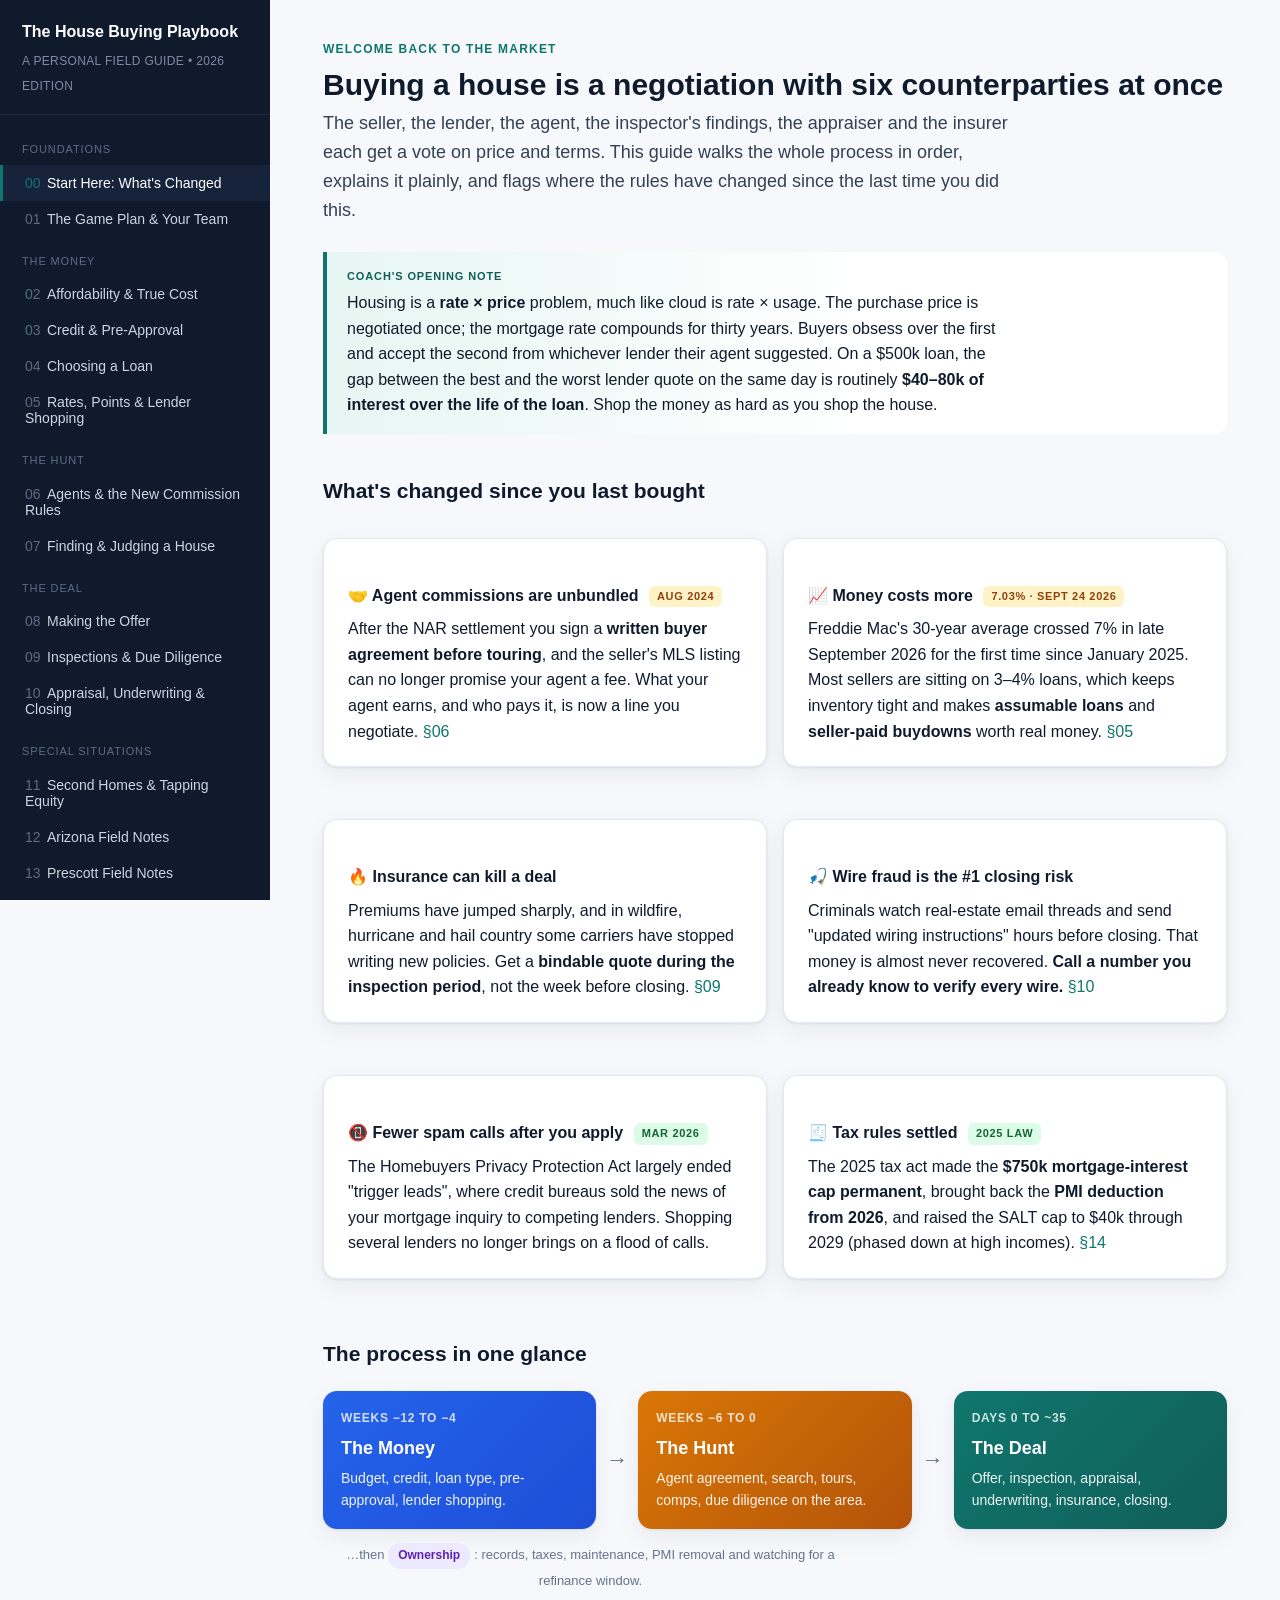
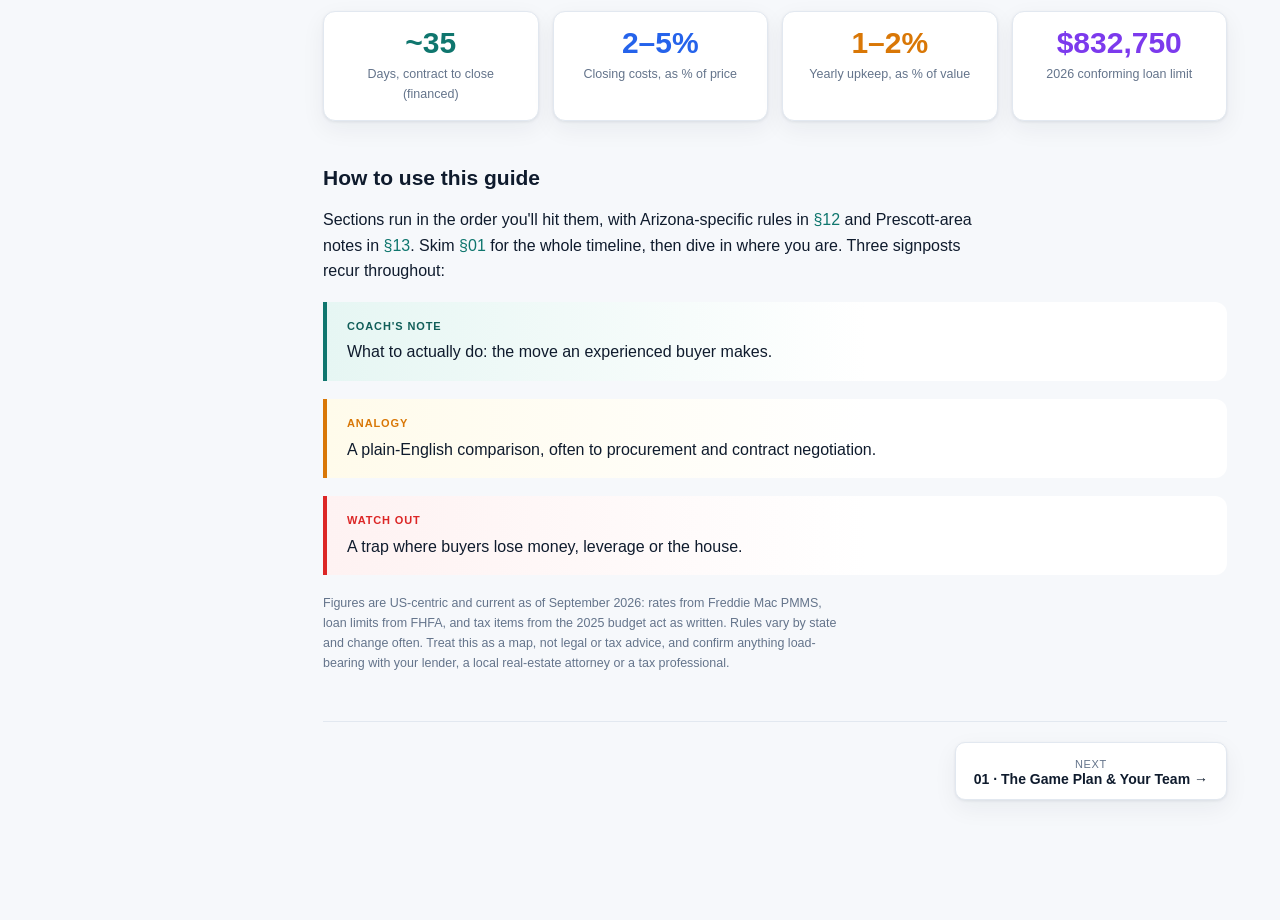
<file: house-buying-playbook/index.html>
<!DOCTYPE html>
<html lang="en">
<head>
<meta charset="UTF-8">
<meta name="viewport" content="width=device-width, initial-scale=1.0">
<meta name="robots" content="noindex">
<title>The House Buying Playbook</title>
<meta name="description" content="A personal field guide to buying a house in 2026 — budget, loans, agents, offers, inspections, closing, second homes and ownership.">
<style>
  :root{
    --ink:#0f1b2d; --ink2:#334155; --muted:#64748b; --line:#e2e8f0;
    --bg:#f6f8fb; --card:#ffffff;
    --aws:#ff9900; --aws-d:#c77700;
    --azure:#0089d6; --azure-d:#005ba1;
    --gcp:#ea4335; --gcp-d:#b5261a;
    --accent:#0f766e; --accent-d:#115e59;
    --green:#16a34a; --amber:#d97706; --red:#dc2626;
    --inform:#2563eb; --optimize:#16a34a; --operate:#0e7490;
    --shadow:0 1px 3px rgba(15,27,45,.08),0 8px 24px rgba(15,27,45,.06);
  }
  *{box-sizing:border-box}
  html{scroll-behavior:smooth}
  body{margin:0;font-family:-apple-system,BlinkMacSystemFont,"Segoe UI",Roboto,Helvetica,Arial,sans-serif;
    color:var(--ink);background:var(--bg);line-height:1.6;font-size:16px}
  a{color:var(--accent);text-decoration:none}
  a:hover{text-decoration:underline}

  /* Layout */
  .wrap{display:flex;min-height:100vh}
  nav.side{width:270px;flex:0 0 270px;background:#0f1b2d;color:#cbd5e1;position:sticky;top:0;height:100vh;
    overflow-y:auto;padding:22px 0}
  nav.side .brand{padding:0 22px 16px;border-bottom:1px solid #1e293b;margin-bottom:10px}
  nav.side .brand h1{font-size:16px;margin:0 0 4px;color:#fff;line-height:1.3}
  nav.side .brand span{font-size:12px;color:#7c8aa5;letter-spacing:.03em}
  nav.side button{display:block;width:100%;text-align:left;background:none;border:none;color:#cbd5e1;
    padding:10px 22px;font-size:14px;cursor:pointer;border-left:3px solid transparent;font-family:inherit}
  nav.side button:hover{background:#16233a;color:#fff}
  nav.side button.active{background:#16233a;color:#fff;border-left-color:var(--accent)}
  nav.side .num{display:inline-block;width:22px;color:#5b6b86;font-variant-numeric:tabular-nums}
  nav.side button.active .num{color:var(--accent)}
  nav.side .grp{font-size:11px;text-transform:uppercase;letter-spacing:.08em;color:#5b6b86;padding:16px 22px 6px}

  main{flex:1;min-width:0;max-width:1000px;margin:0 auto;padding:40px 48px 120px}
  section.page{display:none;animation:fade .25s ease}
  section.page.show{display:block}
  @keyframes fade{from{opacity:0;transform:translateY(6px)}to{opacity:1;transform:none}}

  h2.title{font-size:30px;line-height:1.2;margin:0 0 6px}
  .kicker{font-size:12px;text-transform:uppercase;letter-spacing:.1em;color:var(--accent);font-weight:700;margin-bottom:8px}
  .lede{font-size:18px;color:var(--ink2);margin:0 0 28px;max-width:70ch}
  h3{font-size:21px;margin:34px 0 12px;padding-top:6px}
  h4{font-size:16px;margin:22px 0 8px;color:var(--ink)}
  p{margin:0 0 14px;max-width:74ch}
  ul,ol{max-width:74ch;padding-left:22px}
  li{margin:6px 0}
  strong{color:var(--ink)}
  .muted{color:var(--muted)}

  /* Cards & callouts */
  .card{background:var(--card);border:1px solid var(--line);border-radius:14px;padding:22px 24px;margin:18px 0;box-shadow:var(--shadow)}
  .grid{display:grid;gap:16px}
  .g2{grid-template-columns:1fr 1fr}
  .g3{grid-template-columns:1fr 1fr 1fr}
  @media(max-width:820px){.g2,.g3{grid-template-columns:1fr}}
  .coach{border-left:4px solid var(--accent);background:linear-gradient(90deg,#e6f6f3,#fff 60%);
    border-radius:0 12px 12px 0;padding:16px 20px;margin:18px 0}
  .coach .tag{font-size:11px;font-weight:800;letter-spacing:.08em;text-transform:uppercase;color:var(--accent-d);display:block;margin-bottom:4px}
  .analogy{border-left:4px solid var(--amber);background:linear-gradient(90deg,#fffbeb,#fff 60%);border-radius:0 12px 12px 0;padding:16px 20px;margin:18px 0}
  .analogy .tag{font-size:11px;font-weight:800;letter-spacing:.08em;text-transform:uppercase;color:var(--amber);display:block;margin-bottom:4px}
  .warn{border-left:4px solid var(--red);background:linear-gradient(90deg,#fef2f2,#fff 60%);border-radius:0 12px 12px 0;padding:16px 20px;margin:18px 0}
  .warn .tag{font-size:11px;font-weight:800;letter-spacing:.08em;text-transform:uppercase;color:var(--red);display:block;margin-bottom:4px}
  .keyterm{background:#e6f6f3;border-radius:6px;padding:1px 6px;font-weight:600;color:var(--accent-d);white-space:nowrap}

  /* Tables */
  table{width:100%;border-collapse:collapse;margin:16px 0;font-size:14.5px;background:#fff;border-radius:12px;overflow:hidden;box-shadow:var(--shadow)}
  th,td{padding:11px 14px;text-align:left;border-bottom:1px solid var(--line);vertical-align:top}
  th{background:#0f1b2d;color:#fff;font-size:12.5px;text-transform:uppercase;letter-spacing:.04em;font-weight:700}
  tbody tr:last-child td{border-bottom:none}
  tbody tr:nth-child(even){background:#f8fafc}
  td.aws{color:var(--aws-d);font-weight:600}
  td.azure{color:var(--azure-d);font-weight:600}
  td.gcp{color:var(--gcp-d);font-weight:600}
  .scroller{overflow-x:auto}

  /* Pills */
  .pill{display:inline-block;font-size:12px;font-weight:700;padding:3px 10px;border-radius:999px;margin:2px 4px 2px 0}
  .pill.aws{background:#fff3e0;color:var(--aws-d)}
  .pill.azure{background:#e3f2fd;color:var(--azure-d)}
  .pill.gcp{background:#fdecea;color:var(--gcp-d)}
  .pill.g{background:#dcfce7;color:#166534}
  .pill.inform{background:#dbeafe;color:#1d4ed8}
  .pill.optimize{background:#dcfce7;color:#166534}
  .pill.operate{background:#ede9fe;color:#5b21b6}

  /* Infographic pieces */
  .pyramid{display:flex;flex-direction:column;align-items:center;gap:6px;margin:18px 0}
  .pyramid .row{color:#fff;border-radius:8px;padding:12px 16px;text-align:center;font-weight:600;box-shadow:var(--shadow)}
  .pyramid .r1{width:55%;background:#0e7490}
  .pyramid .r2{width:72%;background:#0f766e}
  .pyramid .r3{width:88%;background:#2563eb}
  .pyramid .r4{width:100%;background:#0f1b2d}
  .pyramid small{display:block;font-weight:400;opacity:.85;font-size:12px}

  .stack{display:flex;flex-direction:column;gap:8px;margin:16px 0}
  .stack .lvl{display:flex;align-items:center;gap:14px;background:#fff;border:1px solid var(--line);border-radius:10px;padding:12px 16px;box-shadow:var(--shadow)}
  .stack .pct{flex:0 0 88px;font-weight:800;font-size:20px;color:var(--accent)}
  .stack .bar{flex:1;height:14px;background:#e6f6f3;border-radius:999px;overflow:hidden}
  .stack .bar i{display:block;height:100%;background:linear-gradient(90deg,#0f766e,#0e7490)}
  @media(max-width:560px){.stack .lvl{flex-wrap:wrap}.stack .bar{flex:1 1 100%;order:3}}

  .timeline{position:relative;margin:22px 0 22px 8px;padding-left:26px;border-left:2px solid var(--line)}
  .timeline .step{position:relative;margin-bottom:20px}
  .timeline .step::before{content:"";position:absolute;left:-33px;top:3px;width:14px;height:14px;border-radius:50%;background:var(--accent);border:3px solid #fff;box-shadow:0 0 0 2px var(--accent)}
  .timeline .step h4{margin:0 0 3px}
  .timeline .when{font-size:12px;color:var(--accent-d);font-weight:700;text-transform:uppercase;letter-spacing:.05em}

  .statrow{display:grid;grid-template-columns:repeat(4,1fr);gap:14px;margin:20px 0}
  @media(max-width:820px){.statrow{grid-template-columns:1fr 1fr}}
  .stat{background:#fff;border:1px solid var(--line);border-radius:12px;padding:16px;text-align:center;box-shadow:var(--shadow)}
  .stat .big{font-size:30px;font-weight:800;line-height:1}
  .stat .lbl{font-size:12.5px;color:var(--muted);margin-top:6px}

  .matrix{display:grid;grid-template-columns:1fr 1fr;gap:2px;background:var(--line);border-radius:12px;overflow:hidden;margin:18px 0;box-shadow:var(--shadow)}
  .matrix .q{background:#fff;padding:16px}
  .matrix .q h4{margin:0 0 4px}
  .matrix .q.hi{background:#f0fdf4}
  .matrix .q.lo{background:#fef2f2}
  @media(max-width:560px){.matrix{grid-template-columns:1fr}}

  .checklist{list-style:none;padding-left:0;max-width:74ch}
  .checklist li{padding-left:30px;position:relative;margin:8px 0}
  .checklist li::before{content:"\2713";position:absolute;left:0;top:0;color:var(--green);font-weight:800;
    background:#dcfce7;width:20px;height:20px;border-radius:50%;display:grid;place-items:center;font-size:12px}

  .glossary dt{font-weight:700;margin-top:14px;color:var(--ink)}
  .glossary dd{margin:2px 0 0;color:var(--ink2)}
  .glossary dl{max-width:78ch}

  /* The FinOps lifecycle: three phases */
  .cycle{display:grid;grid-template-columns:1fr auto 1fr auto 1fr;align-items:stretch;gap:10px;margin:20px 0}
  .cycle .ph{border-radius:14px;padding:18px;color:#fff;box-shadow:var(--shadow)}
  .cycle .ph h4{margin:0 0 4px;color:#fff;font-size:18px}
  .cycle .ph p{margin:0;font-size:14px;opacity:.92}
  .cycle .ph .q{display:block;font-size:12px;font-weight:700;letter-spacing:.06em;text-transform:uppercase;opacity:.8;margin-bottom:6px}
  .cycle .inf{background:linear-gradient(135deg,#2563eb,#1d4ed8)}
  .cycle .opt{background:linear-gradient(135deg,#16a34a,#15803d)}
  .cycle .ope{background:linear-gradient(135deg,#0e7490,#5b21b6)}
  .cycle .arrow{display:grid;place-items:center;color:var(--muted);font-size:22px;font-weight:700}
  .cycle-back{text-align:center;font-size:13px;color:var(--muted);margin:-8px 0 18px}
  @media(max-width:820px){.cycle{grid-template-columns:1fr}.cycle .arrow{transform:rotate(90deg);height:18px}}

  /* Allocation spectrum */
  .spectrum{display:grid;grid-template-columns:repeat(4,1fr);gap:0;margin:20px 0;border-radius:12px;overflow:hidden;box-shadow:var(--shadow)}
  .spectrum div{padding:14px 14px 16px;background:#fff;border-right:1px solid var(--line)}
  .spectrum div:last-child{border-right:none}
  .spectrum b{display:block;font-size:14px;margin-bottom:4px}
  .spectrum span{font-size:13px;color:var(--ink2);display:block}
  .spectrum .s1{border-top:5px solid #cbd5e1}
  .spectrum .s2{border-top:5px solid #99f6e4}
  .spectrum .s3{border-top:5px solid #14b8a6}
  .spectrum .s4{border-top:5px solid #115e59}
  @media(max-width:820px){.spectrum{grid-template-columns:1fr 1fr}.spectrum div{border-bottom:1px solid var(--line)}}
  @media(max-width:480px){.spectrum{grid-template-columns:1fr}}

  .formula{font-family:ui-monospace,SFMono-Regular,Menlo,Consolas,monospace;background:#0f1b2d;color:#e2e8f0;border-radius:10px;padding:14px 18px;margin:14px 0;font-size:14.5px;overflow-x:auto;white-space:nowrap}
  .formula b{color:#5eead4;font-weight:600}

  .pagenav{display:flex;justify-content:space-between;margin-top:48px;padding-top:20px;border-top:1px solid var(--line);gap:12px}
  .pagenav button{background:#fff;border:1px solid var(--line);border-radius:10px;padding:12px 18px;cursor:pointer;
    font-family:inherit;font-size:14px;color:var(--ink2);box-shadow:var(--shadow);max-width:48%}
  .pagenav button:hover{border-color:var(--accent);color:var(--accent)}
  .pagenav button b{display:block;color:var(--ink);font-size:14px}
  .pagenav button span{font-size:11px;text-transform:uppercase;letter-spacing:.06em;color:var(--muted)}

  .mobilebar{display:none}
  @media(max-width:820px){
    nav.side{display:none}
    main{padding:20px 18px 100px}
    .mobilebar{display:block;position:sticky;top:0;background:#0f1b2d;padding:12px 16px;z-index:20;margin:-20px -18px 18px}
    .mobilebar select{width:100%;padding:10px;border-radius:8px;border:none;font-size:15px}
  }
  .fn{font-size:12.5px;color:var(--muted);margin-top:8px}
  /* House-guide additions */
  .pill.money{background:#dbeafe;color:#1d4ed8}
  .pill.hunt{background:#fef3c7;color:#92400e}
  .pill.deal{background:#ccfbf1;color:#115e59}
  .pill.own{background:#ede9fe;color:#5b21b6}
  .cycle .c1{background:linear-gradient(135deg,#2563eb,#1d4ed8)}
  .cycle .c2{background:linear-gradient(135deg,#d97706,#b45309)}
  .cycle .c3{background:linear-gradient(135deg,#0f766e,#115e59)}
  .calc{background:#fff;border:1px solid var(--line);border-radius:14px;padding:20px 22px;margin:18px 0;box-shadow:var(--shadow)}
  .calc h4{margin:0 0 12px}
  .calc .in{display:grid;grid-template-columns:repeat(auto-fit,minmax(150px,1fr));gap:12px 16px}
  .calc label{font-size:12.5px;color:var(--muted);font-weight:600;display:block}
  .calc input,.calc select{width:100%;margin-top:4px;padding:8px 10px;border:1px solid var(--line);border-radius:8px;font:inherit;font-size:15px;color:var(--ink);background:#f8fafc}
  .calc input:focus,.calc select:focus{outline:2px solid var(--accent);outline-offset:1px;background:#fff}
  .calc .outs{display:grid;grid-template-columns:repeat(auto-fit,minmax(140px,1fr));gap:12px;margin-top:16px}
  .calc .o{background:#f0fdfa;border-radius:10px;padding:12px 14px}
  .calc .o b{display:block;font-size:22px;color:var(--accent-d);font-variant-numeric:tabular-nums}
  .calc .o span{font-size:12px;color:var(--muted)}
  .calc .note{font-size:13px;color:var(--ink2);margin:12px 0 0}
  .flag{display:inline-block;font-size:11px;font-weight:800;letter-spacing:.06em;text-transform:uppercase;padding:2px 8px;border-radius:6px;background:#fef3c7;color:#92400e;margin-left:6px;vertical-align:middle}
  .flag.new{background:#dcfce7;color:#166534}
  @media print{nav.side,.mobilebar,.pagenav{display:none}section.page{display:block!important;page-break-after:always}main{padding:0}}
</style>
</head>
<body>
<div class="wrap">
  <nav class="side">
    <div class="brand">
      <h1>The House Buying Playbook</h1>
      <span>A PERSONAL FIELD GUIDE • 2026 EDITION</span>
    </div>
    <div class="grp">Foundations</div>
    <button data-p="0" class="active"><span class="num">00</span>Start Here: What's Changed</button>
    <button data-p="1"><span class="num">01</span>The Game Plan &amp; Your Team</button>
    <div class="grp">The Money</div>
    <button data-p="2"><span class="num">02</span>Affordability &amp; True Cost</button>
    <button data-p="3"><span class="num">03</span>Credit &amp; Pre-Approval</button>
    <button data-p="4"><span class="num">04</span>Choosing a Loan</button>
    <button data-p="5"><span class="num">05</span>Rates, Points &amp; Lender Shopping</button>
    <div class="grp">The Hunt</div>
    <button data-p="6"><span class="num">06</span>Agents &amp; the New Commission Rules</button>
    <button data-p="7"><span class="num">07</span>Finding &amp; Judging a House</button>
    <div class="grp">The Deal</div>
    <button data-p="8"><span class="num">08</span>Making the Offer</button>
    <button data-p="9"><span class="num">09</span>Inspections &amp; Due Diligence</button>
    <button data-p="10"><span class="num">10</span>Appraisal, Underwriting &amp; Closing</button>
    <div class="grp">Special Situations</div>
    <button data-p="11"><span class="num">11</span>Second Homes &amp; Tapping Equity</button>
    <button data-p="12"><span class="num">12</span>Arizona Field Notes</button>
    <button data-p="13"><span class="num">13</span>Prescott Field Notes</button>
    <div class="grp">Ownership</div>
    <button data-p="14"><span class="num">14</span>After the Keys</button>
    <div class="grp">Reference</div>
    <button data-p="15"><span class="num">15</span>Checklists, Glossary &amp; Cheat Sheet</button>
  </nav>

  <main>
    <div class="mobilebar">
      <select id="msel" aria-label="Jump to section"></select>
    </div>

    <!-- ============ 0 START HERE ============ -->
    <section class="page show" id="p0">
      <div class="kicker">Welcome back to the market</div>
      <h2 class="title">Buying a house is a negotiation with six counterparties at once</h2>
      <p class="lede">The seller, the lender, the agent, the inspector's findings, the appraiser and the insurer each get a vote on price and terms. This guide walks the whole process in order, explains it plainly, and flags where the rules have changed since the last time you did this.</p>

      <div class="coach">
        <span class="tag">Coach's opening note</span>
        <p style="margin:0">Housing is a <strong>rate × price</strong> problem, much like cloud is rate × usage. The purchase price is negotiated once; the mortgage rate compounds for thirty years. Buyers obsess over the first and accept the second from whichever lender their agent suggested. On a $500k loan, the gap between the best and the worst lender quote on the same day is routinely <strong>$40–80k of interest over the life of the loan</strong>. Shop the money as hard as you shop the house.</p>
      </div>

      <h3>What's changed since you last bought</h3>
      <div class="grid g2">
        <div class="card"><h4>🤝 Agent commissions are unbundled <span class="flag">Aug 2024</span></h4><p style="margin:0">After the NAR settlement you sign a <strong>written buyer agreement before touring</strong>, and the seller's MLS listing can no longer promise your agent a fee. What your agent earns, and who pays it, is now a line you negotiate. <a href="#" data-goto="6">§06</a></p></div>
        <div class="card"><h4>📈 Money costs more <span class="flag">7.03% · Sept 24 2026</span></h4><p style="margin:0">Freddie Mac's 30-year average crossed 7% in late September 2026 for the first time since January 2025. Most sellers are sitting on 3–4% loans, which keeps inventory tight and makes <strong>assumable loans</strong> and <strong>seller-paid buydowns</strong> worth real money. <a href="#" data-goto="5">§05</a></p></div>
        <div class="card"><h4>🔥 Insurance can kill a deal</h4><p style="margin:0">Premiums have jumped sharply, and in wildfire, hurricane and hail country some carriers have stopped writing new policies. Get a <strong>bindable quote during the inspection period</strong>, not the week before closing. <a href="#" data-goto="9">§09</a></p></div>
        <div class="card"><h4>🎣 Wire fraud is the #1 closing risk</h4><p style="margin:0">Criminals watch real-estate email threads and send "updated wiring instructions" hours before closing. That money is almost never recovered. <strong>Call a number you already know to verify every wire.</strong> <a href="#" data-goto="10">§10</a></p></div>
        <div class="card"><h4>📵 Fewer spam calls after you apply <span class="flag new">Mar 2026</span></h4><p style="margin:0">The Homebuyers Privacy Protection Act largely ended "trigger leads", where credit bureaus sold the news of your mortgage inquiry to competing lenders. Shopping several lenders no longer brings on a flood of calls.</p></div>
        <div class="card"><h4>🧾 Tax rules settled <span class="flag new">2025 law</span></h4><p style="margin:0">The 2025 tax act made the <strong>$750k mortgage-interest cap permanent</strong>, brought back the <strong>PMI deduction from 2026</strong>, and raised the SALT cap to $40k through 2029 (phased down at high incomes). <a href="#" data-goto="14">§14</a></p></div>
      </div>

      <h3>The process in one glance</h3>
      <div class="cycle">
        <div class="ph c1"><span class="q">Weeks −12 to −4</span><h4>The Money</h4><p>Budget, credit, loan type, pre-approval, lender shopping.</p></div>
        <div class="arrow">→</div>
        <div class="ph c2"><span class="q">Weeks −6 to 0</span><h4>The Hunt</h4><p>Agent agreement, search, tours, comps, due diligence on the area.</p></div>
        <div class="arrow">→</div>
        <div class="ph c3"><span class="q">Days 0 to ~35</span><h4>The Deal</h4><p>Offer, inspection, appraisal, underwriting, insurance, closing.</p></div>
      </div>
      <p class="cycle-back">…then <span class="pill own">Ownership</span>: records, taxes, maintenance, PMI removal and watching for a refinance window.</p>

      <div class="statrow">
        <div class="stat"><div class="big" style="color:var(--accent)">~35</div><div class="lbl">Days, contract to close (financed)</div></div>
        <div class="stat"><div class="big" style="color:#2563eb">2–5%</div><div class="lbl">Closing costs, as % of price</div></div>
        <div class="stat"><div class="big" style="color:var(--amber)">1–2%</div><div class="lbl">Yearly upkeep, as % of value</div></div>
        <div class="stat"><div class="big" style="color:#7c3aed">$832,750</div><div class="lbl">2026 conforming loan limit</div></div>
      </div>

      <h3>How to use this guide</h3>
      <p>Sections run in the order you'll hit them, with Arizona-specific rules in <a href="#" data-goto="12">§12</a> and Prescott-area notes in <a href="#" data-goto="13">§13</a>. Skim <a href="#" data-goto="1">§01</a> for the whole timeline, then dive in where you are. Three signposts recur throughout:</p>
      <div class="coach"><span class="tag">Coach's note</span><p style="margin:0">What to actually do: the move an experienced buyer makes.</p></div>
      <div class="analogy"><span class="tag">Analogy</span><p style="margin:0">A plain-English comparison, often to procurement and contract negotiation.</p></div>
      <div class="warn"><span class="tag">Watch out</span><p style="margin:0">A trap where buyers lose money, leverage or the house.</p></div>
      <p class="fn">Figures are US-centric and current as of September 2026: rates from Freddie Mac PMMS, loan limits from FHFA, and tax items from the 2025 budget act as written. Rules vary by state and change often. Treat this as a map, not legal or tax advice, and confirm anything load-bearing with your lender, a local real-estate attorney or a tax professional.</p>

      <div class="pagenav">
        <span></span>
        <button data-goto="1"><span>Next</span><b>01 · The Game Plan &amp; Your Team →</b></button>
      </div>
    </section>

    <!-- ============ 1 GAME PLAN ============ -->
    <section class="page" id="p1">
      <div class="kicker">Foundations</div>
      <h2 class="title">The game plan &amp; your team</h2>
      <p class="lede">A purchase is a relay race with handoffs between six or seven professionals. Most delays and blown deals happen at the handoffs, so know who holds the baton at each stage.</p>

      <h3>The master timeline</h3>
      <div class="timeline">
        <div class="step"><div class="when">3+ months out</div><h4>Get the money straight</h4><p>Pull all three credit reports, fix errors, and stop opening new credit. Decide your all-in monthly ceiling (<a href="#" data-goto="2">§02</a>). Gather two years of tax returns, W-2s and statements. Park your down payment somewhere safe and liquid.</p></div>
        <div class="step"><div class="when">6–10 weeks out</div><h4>Pre-approval &amp; lender shortlist</h4><p>Get a fully documented pre-approval from one lender, plus same-day Loan Estimates from 2–3 others so you know the market (<a href="#" data-goto="5">§05</a>).</p></div>
        <div class="step"><div class="when">4–8 weeks out</div><h4>Pick your agent, sign the buyer agreement</h4><p>Interview two or three. Negotiate the fee, the term and the exit clause <em>before</em> you sign (<a href="#" data-goto="6">§06</a>).</p></div>
        <div class="step"><div class="when">Search</div><h4>Tour, compare, research the area</h4><p>Pull comps, insurance history and flood and fire maps for any serious candidate (<a href="#" data-goto="7">§07</a>).</p></div>
        <div class="step"><div class="when">Day 0</div><h4>Offer accepted: under contract</h4><p>Earnest money goes to escrow within 1–3 business days. The contingency clocks start now (<a href="#" data-goto="8">§08</a>).</p></div>
        <div class="step"><div class="when">Days 1–10</div><h4>Inspection period</h4><p>Inspections, HOA documents, insurance quote, title commitment review, then a repair request (<a href="#" data-goto="9">§09</a>).</p></div>
        <div class="step"><div class="when">Days 7–21</div><h4>Appraisal &amp; underwriting</h4><p>The lender orders the appraisal. Underwriting asks for more documents, called "conditions". Lock your rate if you haven't already.</p></div>
        <div class="step"><div class="when">≥3 business days before close</div><h4>Closing Disclosure</h4><p>Compare it line by line with your Loan Estimate. Verify the wire instructions by phone.</p></div>
        <div class="step"><div class="when">Closing day</div><h4>Final walk-through, sign, fund, record</h4><p>You get keys once the deed records with the county, sometimes the same afternoon and sometimes the next day (<a href="#" data-goto="10">§10</a>).</p></div>
      </div>

      <h3>Your team: who does what and who pays them</h3>
      <div class="scroller"><table>
        <thead><tr><th>Role</th><th>Works for</th><th>Paid by / how</th><th>What to look for</th></tr></thead>
        <tbody>
          <tr><td><strong>Buyer's agent</strong></td><td>You, under a written agreement</td><td>Negotiated. Seller concession, your cash, or both.</td><td>Local volume in your price band, responsiveness, a comps-first approach to pricing</td></tr>
          <tr><td><strong>Loan officer / broker</strong></td><td>The lender (a broker shops several lenders)</td><td>Origination fee or rate markup (yield spread)</td><td>Transparent Loan Estimates, on-time closing record, in-house underwriting</td></tr>
          <tr><td><strong>Home inspector</strong></td><td>You</td><td>You, typically $400–800 for the general inspection</td><td>State license or ASHI/InterNACHI membership, sample reports, willingness to have you attend</td></tr>
          <tr><td><strong>Specialty inspectors</strong></td><td>You</td><td>You, $100–600 each</td><td>Sewer scope, roof, HVAC, radon, pest, septic and well as the house warrants</td></tr>
          <tr><td><strong>Title / escrow company</strong></td><td>Neutral: holds money, clears title, runs closing</td><td>Split by local custom</td><td>In many states the buyer may choose; the choice can save hundreds</td></tr>
          <tr><td><strong>Real-estate attorney</strong></td><td>You</td><td>Flat fee, often $800–2,000</td><td>Required in some states (NY, MA, GA, the Carolinas and others); worth it anywhere for odd deals</td></tr>
          <tr><td><strong>Insurance agent</strong></td><td>You (an independent agent quotes many carriers)</td><td>Commission from the carrier</td><td>Independent broker with access to the surplus market in fire or flood areas</td></tr>
          <tr><td><strong>Appraiser</strong></td><td>The lender, legally insulated from everyone</td><td>You, through closing costs</td><td>You don't choose them. You can supply comps through your lender.</td></tr>
        </tbody>
      </table></div>

      <div class="analogy"><span class="tag">Analogy: the deal team</span><p style="margin:0">Think of it like running an RFP with outside advisors. The agent is your deal lead, the lender is your financing partner, the inspector is technical due diligence, and title/escrow is the paying agent. Every one of them is paid when the deal <em>closes</em>, not when it closes <em>well</em>. You're the only person at the table paid by a good outcome, so you own the decision rights.</p></div>

      <div class="warn"><span class="tag">Watch out: the steered team</span><p style="margin:0">"Preferred" lenders, inspectors and title companies are sometimes a referral relationship or an affiliated business (disclosed on an Affiliated Business Arrangement form). They may still be good, but pick an inspector who has <strong>no reason to keep the agent happy</strong>, and always get outside lender quotes to compare.</p></div>

      <div class="pagenav">
        <button data-goto="0"><span>Previous</span><b>← 00 · Start Here</b></button>
        <button data-goto="2"><span>Next</span><b>02 · Affordability &amp; True Cost →</b></button>
      </div>
    </section>

    <!-- ============ 2 AFFORDABILITY ============ -->
    <section class="page" id="p2">
      <div class="kicker"><span class="pill money">The Money</span></div>
      <h2 class="title">Affordability &amp; the true cost of owning</h2>
      <p class="lede">Lenders tell you the most you can borrow. That's a ceiling, not a target. Decide your own number first, from what you'd spend each month, and work backward to a price.</p>

      <h3>PITI: the payment lenders underwrite</h3>
      <div class="formula"><b>Monthly housing</b> = <b>P</b>rincipal + <b>I</b>nterest + <b>T</b>axes + <b>I</b>nsurance + HOA + mortgage insurance</div>
      <p>The lender collects taxes and insurance monthly into an <span class="keyterm">escrow account</span> (also called "impound") and pays the bills for you. Escrow is why your payment changes every year even on a fixed-rate loan: taxes and premiums move.</p>

      <h3>The ratios lenders use</h3>
      <div class="grid g2">
        <div class="card"><h4>Front-end ratio (housing ÷ gross income)</h4><p style="margin:0">Classic guideline <strong>28%</strong>. Automated underwriting often ignores it for conventional loans. It's still a good personal sanity check.</p></div>
        <div class="card"><h4>Back-end DTI (all debts ÷ gross income)</h4><p style="margin:0">Housing plus car, student and card minimums plus any other mortgage or HELOC. Conventional loans go to <strong>45–50%</strong> with strong files. FHA can stretch past 50%. VA uses <strong>residual income</strong> as well.</p></div>
      </div>
      <div class="coach"><span class="tag">Coach's note: set your own ceiling</span><p style="margin:0">A comfortable number for most households: total housing at or below <strong>25% of gross</strong>, or about <strong>35% of take-home</strong>. Being approved at 45% DTI means the lender is comfortable, not you. Build the budget from your real spending, not from the pre-approval letter.</p></div>

      <h3>Payment estimator</h3>
      <div class="calc" id="calcPiti">
        <h4>🧮 What will this house cost per month?</h4>
        <div class="in">
          <label>Price ($)<input type="number" id="c_price" value="500000" step="5000" min="0"></label>
          <label>Down payment (%)<input type="number" id="c_down" value="20" step="1" min="0" max="100"></label>
          <label>Rate (%)<input type="number" id="c_rate" value="7.0" step="0.125" min="0"></label>
          <label>Term (years)<select id="c_term"><option>30</option><option>20</option><option>15</option></select></label>
          <label>Property tax (%/yr)<input type="number" id="c_tax" value="0.9" step="0.05" min="0"></label>
          <label>Insurance ($/yr)<input type="number" id="c_ins" value="2400" step="100" min="0"></label>
          <label>HOA ($/mo)<input type="number" id="c_hoa" value="0" step="10" min="0"></label>
          <label>Gross income ($/yr)<input type="number" id="c_inc" value="180000" step="5000" min="0"></label>
        </div>
        <div class="outs">
          <div class="o"><b id="o_pi">—</b><span>Principal &amp; interest</span></div>
          <div class="o"><b id="o_pmi">—</b><span>Est. PMI (if &lt;20% down)</span></div>
          <div class="o"><b id="o_total">—</b><span>Total monthly (PITI + HOA)</span></div>
          <div class="o"><b id="o_ratio">—</b><span>Housing ÷ gross income</span></div>
          <div class="o"><b id="o_cash">—</b><span>Cash to close (down + ~3%)</span></div>
        </div>
        <p class="note">PMI is estimated at 0.5%/yr of the loan, a rough mid-range for good credit; real pricing runs about 0.2–1.5% by score and down payment. Everything stays in your browser.</p>
      </div>

      <h3>Everything the monthly payment leaves out</h3>
      <div class="scroller"><table>
        <thead><tr><th>Cost</th><th>Typical size</th><th>Notes</th></tr></thead>
        <tbody>
          <tr><td><strong>Closing costs</strong></td><td>2–5% of price</td><td>Lender fees, title insurance, escrow, recording, transfer taxes where they apply, prepaid interest, and initial escrow deposits</td></tr>
          <tr><td><strong>Reserves</strong></td><td>2–6 months of PITI</td><td>Often required after closing, and more for second homes and jumbo loans. Retirement accounts usually count at a discount.</td></tr>
          <tr><td><strong>Maintenance &amp; repair</strong></td><td>1–2% of value per year</td><td>Budget more for older homes. A roof, HVAC or water heater are known big-ticket items; check their ages.</td></tr>
          <tr><td><strong>Move-in</strong></td><td>$5–20k+</td><td>Movers, window coverings, appliances, re-keying, paint, the first Home Depot run (and the second)</td></tr>
          <tr><td><strong>Utilities delta</strong></td><td>Varies</td><td>Ask for 12 months of bills. Well, septic, propane and pool each add their own costs.</td></tr>
          <tr><td><strong>Property-tax reset</strong></td><td>Varies widely</td><td>In many states the assessment resets to your purchase price. <strong>Don't budget off the seller's current tax bill.</strong></td></tr>
        </tbody>
      </table></div>

      <div class="warn"><span class="tag">Watch out: the reassessment surprise</span><p style="margin:0">A seller who bought 15 years ago may pay half the tax you will, because many states cap assessment growth for existing owners, then reset it at sale. Some states send a supplemental tax bill months after closing. Ask the lender to escrow using the <strong>post-sale estimate</strong>, or keep a cushion yourself. (Arizona is an exception: its cap doesn't reset on sale, see <a href="#" data-goto="12">§12</a>.)</p></div>

      <h3>Rent vs. buy: the honest version</h3>
      <p>Buying wins when you stay long enough for appreciation and principal paydown to outrun the <span class="keyterm">unrecoverable costs</span>: interest, property tax, insurance, maintenance, and the 6–10% round-trip cost of buying and later selling. At 7% rates, break-even is often <strong>5–7+ years</strong>. Renting's unrecoverable costs are rent plus renter's insurance. The fair comparison sets unrecoverable cost against unrecoverable cost, not rent against the full mortgage payment.</p>
      <div class="formula"><b>Annual unrecoverable cost of owning</b> ≈ price × (<b>interest rate</b> × LTV + <b>tax rate</b> + <b>~1% maintenance</b> + <b>cost of capital on equity</b>)</div>

      <div class="pagenav">
        <button data-goto="1"><span>Previous</span><b>← 01 · The Game Plan</b></button>
        <button data-goto="3"><span>Next</span><b>03 · Credit &amp; Pre-Approval →</b></button>
      </div>
    </section>

    <!-- ============ 3 CREDIT & PREAPPROVAL ============ -->
    <section class="page" id="p3">
      <div class="kicker"><span class="pill money">The Money</span></div>
      <h2 class="title">Credit &amp; pre-approval</h2>
      <p class="lede">Your credit score sets your rate tier and your mortgage-insurance price. A documented pre-approval tells sellers you can actually close. Do both before you tour a single house.</p>

      <h3>Credit: what moves the price</h3>
      <div class="stack">
        <div class="lvl"><div class="pct">780+</div><div class="bar"><i style="width:100%"></i></div><div><strong>Best pricing tier.</strong> Above this there's usually little extra to gain.</div></div>
        <div class="lvl"><div class="pct">740–779</div><div class="bar"><i style="width:85%"></i></div><div><strong>Near-best.</strong> Small loan-level price adjustments (LLPAs).</div></div>
        <div class="lvl"><div class="pct">680–739</div><div class="bar"><i style="width:65%"></i></div><div><strong>Noticeably costlier</strong> conventional pricing and PMI.</div></div>
        <div class="lvl"><div class="pct">620–679</div><div class="bar"><i style="width:42%"></i></div><div><strong>Conventional floor ~620.</strong> FHA often prices better here.</div></div>
        <div class="lvl"><div class="pct">&lt;620</div><div class="bar"><i style="width:20%"></i></div><div><strong>FHA (580+ for 3.5% down)</strong>, VA or non-QM.</div></div>
      </div>
      <p class="fn">Lenders traditionally use the middle of three bureau scores, using older "classic" FICO models. FHFA has approved FICO 10T and VantageScore 4.0 for Fannie and Freddie loans and is phasing them in, so your lender's model may differ from the score in your banking app.</p>

      <ul class="checklist">
        <li><strong>Pull all three reports free</strong> at AnnualCreditReport.com and dispute errors now. Disputes can take 30+ days, and an open dispute can stall underwriting.</li>
        <li><strong>Pay card balances down before the statement date</strong>, not the due date. Reported utilization under ~10% scores best.</li>
        <li><strong>Rate-shop in a tight window.</strong> Mortgage inquiries within 14–45 days (by scoring model) count as one.</li>
        <li><strong>Open nothing new</strong>: no new cards, car loans or co-signing until after closing. Lenders re-pull credit or monitor it right up to funding.</li>
        <li><strong>If your credit is frozen</strong>, temporarily lift the freeze at all three bureaus before you apply.</li>
      </ul>

      <h3>Pre-qualified vs. pre-approved vs. underwritten</h3>
      <div class="spectrum">
        <div class="s1"><b>Pre-qualification</b><span>Self-reported numbers, maybe a soft pull. A marketing letter. Sellers discount it.</span></div>
        <div class="s2"><b>Pre-approval</b><span>Hard pull, income and asset documents reviewed by a loan officer, automated-underwriting finding. The standard.</span></div>
        <div class="s3"><b>Underwritten pre-approval</b><span>A human underwriter has cleared the file, leaving only the property. Nearly as strong as cash.</span></div>
        <div class="s4"><b>Cash / proof of funds</b><span>No financing contingency. Strongest, but you should still get inspections.</span></div>
      </div>

      <h3>The document pack to assemble now</h3>
      <div class="grid g2">
        <div class="card"><h4>📄 Income</h4><p style="margin:0">30 days of pay stubs, 2 years of W-2s and full tax returns (all schedules), 1099s. Self-employed: 2 years of business returns plus a year-to-date P&amp;L. Bonus or RSU income usually needs a 2-year history to count. VA disability award letter if applicable (it's non-taxable, and lenders may "gross it up" by 25%).</p></div>
        <div class="card"><h4>🏦 Assets</h4><p style="margin:0">Two months of complete statements (every page, even the blank ones) for every account you'll use. Explain any large non-payroll deposit. A gift needs a signed gift letter and a paper trail.</p></div>
        <div class="card"><h4>🏠 Existing property</h4><p style="margin:0">Current mortgage statement, HELOC statement, homeowner's declarations page, tax bill, HOA statement. The lender counts your full current housing cost in DTI.</p></div>
        <div class="card"><h4>🪪 Identity &amp; history</h4><p style="margin:0">ID, Social Security number, 2 years of address and employment history, divorce decree and child-support orders if relevant.</p></div>
      </div>

      <div class="warn"><span class="tag">Watch out: "seasoned" money</span><p style="margin:0">Lenders need to source any large deposit in the last 60 days. Moving money between your own accounts is fine but creates paperwork. Selling stock or crypto for a down payment needs a clean trail showing the sale and the transfer. <strong>Move funds early and in as few hops as possible</strong>, ideally before the two statement months the lender will review.</p></div>

      <div class="pagenav">
        <button data-goto="2"><span>Previous</span><b>← 02 · Affordability</b></button>
        <button data-goto="4"><span>Next</span><b>04 · Choosing a Loan →</b></button>
      </div>
    </section>

    <!-- ============ 4 LOAN TYPES ============ -->
    <section class="page" id="p4">
      <div class="kicker"><span class="pill money">The Money</span></div>
      <h2 class="title">Choosing a loan</h2>
      <p class="lede">Loan type decides your down payment, your mortgage insurance and how your offer reads to a seller. Choose it on purpose rather than by default.</p>

      <h3>The menu</h3>
      <div class="scroller"><table>
        <thead><tr><th>Loan</th><th>Min. down</th><th>Mortgage insurance</th><th>Best for</th><th>Catches</th></tr></thead>
        <tbody>
          <tr><td><strong>Conventional (conforming)</strong></td><td>3–5% (primary)<br>10% (second home)</td><td>PMI under 20% down; drops at 78% LTV automatically, or 80% on request</td><td>Good credit; the default for most buyers</td><td>Price adjusts by score and LTV. Loan ≤ $832,750 in 2026 (higher in high-cost counties).</td></tr>
          <tr><td><strong>Jumbo</strong></td><td>10–20%</td><td>Usually none; priced into the rate</td><td>Loans above the conforming limit</td><td>Stricter DTI and reserves (often 6–12 months); rates sometimes <em>below</em> conforming</td></tr>
          <tr><td><strong>FHA</strong></td><td>3.5% (580+ score)</td><td>1.75% upfront plus ~0.5–0.55%/yr. For life if under 10% down, else 11 years.</td><td>Lower scores, higher DTI</td><td>Stricter property condition. Sellers sometimes see it as the weaker offer. Primary residence only.</td></tr>
          <tr><td><strong>VA</strong></td><td>0%</td><td>None. Funding fee 2.15% on first use (under 5% down), <strong>waived for veterans receiving VA disability compensation</strong>.</td><td>Eligible veterans and service members</td><td>Primary residence only (occupy within ~60 days). VA appraisal has minimum property requirements. No loan cap with full entitlement.</td></tr>
          <tr><td><strong>USDA</strong></td><td>0%</td><td>1% upfront + 0.35%/yr</td><td>Eligible rural and suburban areas under income limits</td><td>Location and income eligibility; slower processing</td></tr>
          <tr><td><strong>ARM (5/6, 7/6, 10/6)</strong></td><td>Same as conventional or jumbo</td><td>Same</td><td>You expect to sell or refi within the fixed window</td><td>After the fixed period it resets every 6 months off SOFR, within caps (often 2/1/5)</td></tr>
          <tr><td><strong>Non-QM (bank-statement, asset-depletion, DSCR)</strong></td><td>10–25%</td><td>None</td><td>Self-employed, asset-rich, or investors</td><td>Rates 0.5–2% higher, prepayment penalties on some</td></tr>
          <tr><td><strong>Assumption</strong></td><td>Cover the seller's equity</td><td>Inherits the seller's terms</td><td>Taking over a seller's 2–4% FHA or VA loan</td><td>Needs cash or a second loan for the equity gap, lender approval, 45–90+ days</td></tr>
        </tbody>
      </table></div>

      <div class="coach"><span class="tag">Coach's note: the assumable-loan play</span><p style="margin:0">FHA, VA and USDA loans are <strong>assumable</strong>. A seller with a 2.75% VA loan from 2021 is sitting on a financing asset worth tens of thousands of dollars. Search listings for "assumable". The gap between price and loan balance has to be covered in cash or with a second lien. If a <em>non-veteran</em> assumes a VA loan, the seller's VA entitlement stays tied up, so veteran sellers often prefer a veteran buyer who can substitute their own entitlement.</p></div>

      <h3>Fixed vs. adjustable in a 7% world</h3>
      <div class="matrix">
        <div class="q hi"><h4>Choose a 30-year fixed when…</h4><p style="margin:0">You might stay 8+ years, you value certainty, or you'd struggle if the payment rose. You keep the option to refinance if rates fall, and pay nothing for it except closing costs.</p></div>
        <div class="q"><h4>Consider a 7/6 or 10/6 ARM when…</h4><p style="margin:0">The ARM is priced 0.5%+ below the fixed rate, and you're confident you'll sell, pay down or refinance inside the fixed window. Stress-test the payment at the <strong>lifetime cap</strong>.</p></div>
        <div class="q"><h4>Choose a 15-year when…</h4><p style="margin:0">You can comfortably handle the bigger payment and want the lower rate (often 0.5–0.75% below the 30). Or take a 30 and prepay voluntarily, which keeps the flexibility.</p></div>
        <div class="q lo"><h4>Avoid…</h4><p style="margin:0">Interest-only or negative-amortization products, and prepayment penalties on a home you live in. Also avoid stretching to a price where only an ARM makes the payment work.</p></div>
      </div>

      <div class="analogy"><span class="tag">Analogy: the fixed rate is a free option</span><p style="margin:0">A fixed-rate mortgage is a one-way contract in your favor. If rates rise you keep your rate forever. If they fall you refinance and walk away. The lender can't do either. That's why today's sellers won't give up their 3% loans, and why "marry the house, date the rate" is only half-right: the date comes with closing costs of 1–3%.</p></div>

      <div class="warn"><span class="tag">Watch out: occupancy fraud</span><p style="margin:0">Primary, second-home and investment loans are priced differently, and you sign an occupancy affidavit. Calling a rental a "second home" to get the better rate is mortgage fraud, a federal crime, even when "everyone does it". Pick the loan that matches how you'll actually use the house. <a href="#" data-goto="11">§11</a> covers the line between a second home and an investment property.</p></div>

      <div class="pagenav">
        <button data-goto="3"><span>Previous</span><b>← 03 · Credit &amp; Pre-Approval</b></button>
        <button data-goto="5"><span>Next</span><b>05 · Rates, Points &amp; Lender Shopping →</b></button>
      </div>
    </section>

    <!-- ============ 5 RATES & LENDERS ============ -->
    <section class="page" id="p5">
      <div class="kicker"><span class="pill money">The Money</span></div>
      <h2 class="title">Rates, points &amp; lender shopping</h2>
      <p class="lede">This is the part of the deal most like your day job. The price is a rate-and-fee pair, quotes vary widely for the same borrower on the same day, and the standard disclosure form makes like-for-like comparison possible.</p>

      <h3>Read the Loan Estimate like a bid sheet</h3>
      <p>Every lender must give you a standardized 3-page <span class="keyterm">Loan Estimate</span> within 3 business days of an application (name, income, SSN, address, price and loan amount). Page 2 is where the money is.</p>
      <div class="scroller"><table>
        <thead><tr><th>Section</th><th>What it is</th><th>Negotiable?</th></tr></thead>
        <tbody>
          <tr><td><strong>A · Origination charges</strong></td><td>Lender's fee, points, underwriting and processing</td><td><strong>Yes, the main lever.</strong> Compare A alongside the rate.</td></tr>
          <tr><td><strong>B · Services you cannot shop for</strong></td><td>Appraisal, credit report, flood certification</td><td>Little. Mostly pass-through.</td></tr>
          <tr><td><strong>C · Services you can shop for</strong></td><td>Title, settlement and survey fees</td><td>Yes. Shop title where your state allows.</td></tr>
          <tr><td><strong>E · Taxes &amp; government fees</strong></td><td>Recording, transfer taxes</td><td>No. Fixed by law.</td></tr>
          <tr><td><strong>F / G · Prepaids &amp; initial escrow</strong></td><td>First-year insurance, prepaid interest, escrow cushion</td><td>No. Identical across lenders, so <strong>ignore them when comparing</strong>.</td></tr>
        </tbody>
      </table></div>
      <div class="coach"><span class="tag">Coach's note: running the competitive bid</span><p style="margin:0">Request Loan Estimates from <strong>3–4 lenders on the same morning</strong> with the same lock period (say 45 days) and the same loan type. Include one big bank, one credit union, one online lender and one local broker. Compare <strong>rate + Section A</strong>. Then tell your favorite what the best competing quote was and send the PDF. Lenders price-match regularly, and a written competing quote does more than any verbal "can you do better?"</p></div>

      <h3>Points: buying down the rate</h3>
      <div class="formula"><b>1 point</b> = 1% of the loan amount · <b>Break-even months</b> = cost of points ÷ monthly payment savings</div>
      <p>One point typically lowers the rate by roughly 0.125–0.25%, though it varies daily by lender. Points pay off only if you keep the loan past break-even, and in a 7% market many people will refinance within a few years. <strong>Lender credits</strong> run the other way: a higher rate in exchange for cash toward closing costs.</p>

      <div class="calc" id="calcPts">
        <h4>🧮 Are the points worth it?</h4>
        <div class="in">
          <label>Loan amount ($)<input type="number" id="p_loan" value="400000" step="5000" min="0"></label>
          <label>Rate without points (%)<input type="number" id="p_r0" value="7.0" step="0.125" min="0"></label>
          <label>Rate with points (%)<input type="number" id="p_r1" value="6.75" step="0.125" min="0"></label>
          <label>Points paid<input type="number" id="p_pts" value="1" step="0.125" min="0"></label>
          <label>Years you'll keep the loan<input type="number" id="p_yrs" value="5" step="1" min="1" max="30"></label>
        </div>
        <div class="outs">
          <div class="o"><b id="p_cost">—</b><span>Cost of points</span></div>
          <div class="o"><b id="p_save">—</b><span>Monthly P&amp;I savings</span></div>
          <div class="o"><b id="p_be">—</b><span>Break-even</span></div>
          <div class="o"><b id="p_net">—</b><span>Net gain over your horizon</span></div>
        </div>
        <p class="note">Simple break-even ignores the time value of the upfront cash and the slightly faster principal paydown at a lower rate. Both roughly offset over short horizons.</p>
      </div>

      <h3>Rate locks</h3>
      <ul class="checklist">
        <li><strong>Lock once you're under contract</strong> for a lock period that clears your closing date with a week to spare. 30/45/60-day locks cost progressively more.</li>
        <li><strong>Get the lock confirmation in writing</strong>: rate, points or credits, expiry, loan amount and program.</li>
        <li><strong>Ask about a float-down</strong>, a one-time re-price if rates drop more than a threshold. It's sometimes free and sometimes 0.25–0.5 point.</li>
        <li><strong>Know the extension cost</strong>. Closing delays happen, and extensions are commonly priced per day.</li>
        <li><strong>A lock is tied to the file.</strong> Changing loan amount, program, occupancy or credit can change the price.</li>
      </ul>

      <h3>Seller-paid buydowns: the concession that beats a price cut</h3>
      <div class="grid g2">
        <div class="card"><h4>Temporary buydown (2-1, 1-0)</h4><p style="margin:0">The seller funds an escrow that cuts your rate by 2% in year 1 and 1% in year 2, before it returns to the note rate. You still <strong>qualify at the full note rate</strong>. Useful if you expect to refinance within two years anyway.</p></div>
        <div class="card"><h4>Permanent buydown</h4><p style="margin:0">Seller credit used to buy discount points on your loan. It lasts the life of the loan, or until you refinance.</p></div>
      </div>
      <div class="analogy"><span class="tag">Analogy: price vs. terms</span><p style="margin:0">It's the same move as trading list-price discount for payment terms in a vendor deal. A $15k price cut on a $500k house with 20% down trims the loan by $12k and saves about <strong>$80/month</strong> at 7%. The same $15k as a permanent buydown can cut the rate by roughly 0.5–0.75%, around <strong>$130–200/month</strong> on a $400k loan. The seller's net is identical. Run both before you counter.</p></div>
      <div class="warn"><span class="tag">Watch out: concession caps</span><p style="margin:0">Seller credits are capped as a percentage of price. Conventional primary: <strong>3%</strong> under 10% down, 6% with 10–25% down, 9% above 25%. <strong>Second homes and investment properties: 2%.</strong> FHA 6%. VA 4% plus normal closing costs. A credit can't exceed your actual closing costs, and anything over the cap is lost.</p></div>

      <div class="pagenav">
        <button data-goto="4"><span>Previous</span><b>← 04 · Choosing a Loan</b></button>
        <button data-goto="6"><span>Next</span><b>06 · Agents &amp; Commission Rules →</b></button>
      </div>
    </section>

    <!-- ============ 6 AGENTS ============ -->
    <section class="page" id="p6">
      <div class="kicker"><span class="pill hunt">The Hunt</span></div>
      <h2 class="title">Agents &amp; the new commission rules</h2>
      <p class="lede">The biggest change since you last bought. Your agent's pay used to arrive invisibly from the seller's side. Now it's a contract you sign and a number you negotiate.</p>

      <h3>What the 2024 NAR settlement changed</h3>
      <div class="grid g2">
        <div class="card"><h4>✍️ Written agreement before touring</h4><p style="margin:0">MLS-participating agents must have a signed agreement with you <strong>before you tour a home</strong>, in person or virtually. It must state the compensation as a specific amount or rate, not "whatever the seller offers", and the agent can't collect more than that.</p></div>
        <div class="card"><h4>🚫 No compensation offers on the MLS</h4><p style="margin:0">Listings can't advertise what the seller pays the buyer's agent. Sellers can still agree to pay it, negotiated directly or requested in your offer as a concession.</p></div>
        <div class="card"><h4>💵 Who pays is now a term of the deal</h4><p style="margin:0">Your agent's fee might come from the seller (via concession or listing-agent split), from you at closing, or both. Your offer should say what you're asking for.</p></div>
        <div class="card"><h4>🔍 Everything is negotiable, always was</h4><p style="margin:0">The fee rate, a flat fee, the term, which homes it covers, and how you can cancel.</p></div>
      </div>

      <h3>Negotiating the buyer agreement</h3>
      <div class="scroller"><table>
        <thead><tr><th>Term</th><th>Their default</th><th>What to ask for</th></tr></thead>
        <tbody>
          <tr><td><strong>Compensation</strong></td><td>~2.5–3% of price</td><td>A rate that reflects the work: a flat fee, a lower rate above a price threshold, or a reduction if the seller pays some of it</td></tr>
          <tr><td><strong>Who pays if the seller won't</strong></td><td>You pay the full difference</td><td>Cap your out-of-pocket, or let the agent accept whatever the seller contributes</td></tr>
          <tr><td><strong>Term</strong></td><td>3–6 months</td><td>30–60 days, renewable. Or a <strong>single-property touring agreement</strong> while you're still testing the fit.</td></tr>
          <tr><td><strong>Scope</strong></td><td>All homes, whole metro</td><td>Named area or property type only</td></tr>
          <tr><td><strong>Exit</strong></td><td>No early termination</td><td>Cancel on written notice, with a short protection period only for homes they actually showed you</td></tr>
          <tr><td><strong>Dual agency</strong></td><td>Allowed, with consent</td><td>Decide up front whether you'll accept the listing agent's brokerage representing both sides</td></tr>
        </tbody>
      </table></div>

      <div class="coach"><span class="tag">Coach's note: interview like it's an RFP</span><p style="margin:0">Ask each candidate: <em>How many buyers did you close in this area and price band last year? Walk me through how you'd price the last house you lost to another offer. What's your fee, and what do I get at a lower one? Who covers showings when you're away?</em> Good agents answer with comps and specifics. Weak ones answer with enthusiasm.</p></div>

      <h3>Alternatives to the full-service agent</h3>
      <div class="grid g3">
        <div class="card"><h4>Flat-fee / discount</h4><p style="margin:0">A lower fixed fee, sometimes with less hands-on touring. Works well if you do your own search and comps.</p></div>
        <div class="card"><h4>Rebate brokerages</h4><p style="margin:0">Refund part of their fee to you at closing (lender approval required). Some states restrict or ban rebates, so check yours.</p></div>
        <div class="card"><h4>Unrepresented + attorney</h4><p style="margin:0">Deal directly with the listing agent and hire a real-estate attorney for the contract. Cheapest. The listing agent is <strong>not</strong> working for you.</p></div>
      </div>

      <div class="warn"><span class="tag">Watch out: the listing agent is the seller's advocate</span><p style="margin:0">Anything you tell a listing agent, like your maximum, your timeline or how much you love the kitchen, can reach the seller. When you're unrepresented, act as if every call is on speakerphone with the seller.</p></div>

      <div class="pagenav">
        <button data-goto="5"><span>Previous</span><b>← 05 · Rates &amp; Lenders</b></button>
        <button data-goto="7"><span>Next</span><b>07 · Finding &amp; Judging a House →</b></button>
      </div>
    </section>

    <!-- ============ 7 FINDING ============ -->
    <section class="page" id="p7">
      <div class="kicker"><span class="pill hunt">The Hunt</span></div>
      <h2 class="title">Finding &amp; judging a house</h2>
      <p class="lede">Fall for the location, fix the house. A dated kitchen is a weekend of quotes; a floodplain, a failing HOA or an uninsurable fire zone are permanent.</p>

      <h3>Write the scorecard before you tour</h3>
      <div class="grid g3">
        <div class="card"><h4>Non-negotiables</h4><p style="margin:0">Location limits, bedrooms, single-level or not, lot size, commute, insurability. Houses that fail these don't get toured.</p></div>
        <div class="card"><h4>Weighted wants</h4><p style="margin:0">Garage, view, office, yard, updated systems. Give each a weight and score every tour the same evening.</p></div>
        <div class="card"><h4>Fixables</h4><p style="margin:0">Paint, floors, fixtures, landscaping. Price them in; don't let them decide for you.</p></div>
      </div>

      <h3>Reading a listing between the lines</h3>
      <div class="scroller"><table>
        <thead><tr><th>Signal</th><th>What it often means</th><th>Leverage</th></tr></thead>
        <tbody>
          <tr><td><strong>Days on market &gt; area median</strong></td><td>Overpriced or a known problem</td><td>High. Ask your agent for the full price and status history.</td></tr>
          <tr><td><strong>One or more price cuts</strong></td><td>Seller is chasing the market</td><td>High. Anchor to comps, not the list price.</td></tr>
          <tr><td><strong>Back on market</strong></td><td>A prior deal failed on financing, inspection or appraisal</td><td>Ask the listing agent why, and ask for the prior inspection report.</td></tr>
          <tr><td><strong>"As-is", "cash only", "investor special"</strong></td><td>Condition issue that won't pass FHA or VA appraisal</td><td>Inspect harder; price the fix plus a risk premium.</td></tr>
          <tr><td><strong>Vacant / estate / relocation</strong></td><td>Motivated seller carrying costs</td><td>Speed and certainty may beat price.</td></tr>
          <tr><td><strong>Offer deadline set on day 1</strong></td><td>Agent expects, or wants to manufacture, multiple offers</td><td>Low. Decide your walk-away number in advance.</td></tr>
          <tr><td><strong>Wide-angle photos only, no floor plan</strong></td><td>Small or awkward rooms</td><td>Tour in person before bidding.</td></tr>
        </tbody>
      </table></div>

      <h3>Build your own comps</h3>
      <div class="formula"><b>Comparable</b> = sold (not listed) · within ~0.5 mi or same subdivision · last 3–6 months · ±20% sq ft · same era and style</div>
      <p>Take 3–6 comps, adjust for real differences (garage, pool, updated kitchen, lot, view), and compare <strong>price per square foot</strong> as a check rather than the answer. The appraiser will do almost exactly this, so your comps predict whether the house will appraise.</p>

      <h3>Area due diligence, before you offer</h3>
      <ul class="checklist">
        <li><strong>Visit at 7:30am on a weekday, 9pm on a Friday and Saturday midday.</strong> Traffic, noise, trains, parking, barking dogs.</li>
        <li><strong>Flood:</strong> FEMA flood map (msc.fema.gov) plus a risk-score site like First Street. Lenders require flood insurance in high-risk zones, and NFIP policies have a 30-day wait.</li>
        <li><strong>Wildfire:</strong> state fire-hazard maps and the US Forest Service's Wildfire Risk to Communities. Ask an insurance broker whether they can write it <em>before</em> you offer.</li>
        <li><strong>Insurance history:</strong> ask the seller for a CLUE report showing prior claims on the property. Prior water claims raise premiums.</li>
        <li><strong>Permits:</strong> check the city or county permit portal. Unpermitted additions or garage conversions can mean re-work, appraisal problems and insurance gaps.</li>
        <li><strong>What's coming:</strong> the planning department's agenda for rezoning, road widening or large developments nearby.</li>
        <li><strong>HOA health</strong> (<a href="#" data-goto="9">§09</a>): reserves, special assessments, litigation, rental caps, rules on RVs, paint and short-term rentals.</li>
        <li><strong>Utilities &amp; services:</strong> internet providers and speeds at the address, sewer or septic, city water or well, trash, propane.</li>
      </ul>

      <h3>House-era red flags</h3>
      <div class="scroller"><table>
        <thead><tr><th>Era</th><th>Watch for</th><th>Why it matters</th></tr></thead>
        <tbody>
          <tr><td>Pre-1978</td><td>Lead paint, asbestos (flooring, popcorn ceilings, duct wrap)</td><td>Disclosure required; costly abatement if disturbed in a remodel</td></tr>
          <tr><td>Pre-1960s</td><td>Galvanized supply pipes, cast-iron or clay sewer lines, knob-and-tube wiring</td><td>Corrosion, root intrusion, insurability</td></tr>
          <tr><td>1965–1973</td><td>Aluminum branch wiring</td><td>Fire risk at connections; some insurers decline</td></tr>
          <tr><td>1970s–80s</td><td>Federal Pacific (Stab-Lok) and Zinsco panels</td><td>Breakers that fail to trip; many insurers require replacement</td></tr>
          <tr><td>1978–1995</td><td>Polybutylene ("poly") supply pipes</td><td>Failure-prone; often uninsurable until replumbed</td></tr>
          <tr><td>1990s–2000s</td><td>EIFS synthetic stucco, early OSB siding; imported drywall (2001–08)</td><td>Hidden moisture damage; corrosive off-gassing</td></tr>
          <tr><td>Any</td><td>Roof &gt;15–20 yrs, HVAC &gt;15, water heater &gt;10, sewer never scoped</td><td>Big near-term capital costs, and insurers may limit roof coverage by age</td></tr>
        </tbody>
      </table></div>

      <div class="pagenav">
        <button data-goto="6"><span>Previous</span><b>← 06 · Agents</b></button>
        <button data-goto="8"><span>Next</span><b>08 · Making the Offer →</b></button>
      </div>
    </section>

    <!-- ============ 8 OFFER ============ -->
    <section class="page" id="p8">
      <div class="kicker"><span class="pill deal">The Deal</span></div>
      <h2 class="title">Making the offer</h2>
      <p class="lede">An offer is a contract term sheet, not just a price. Sellers weigh price against certainty, speed and hassle, and you can trade in all of them.</p>

      <h3>Anatomy of a purchase contract</h3>
      <div class="scroller"><table>
        <thead><tr><th>Term</th><th>Typical</th><th>What it does for you</th></tr></thead>
        <tbody>
          <tr><td><strong>Price</strong></td><td>—</td><td>Anchor to your comps, not to the list price</td></tr>
          <tr><td><strong>Earnest money (EMD)</strong></td><td>1–3% of price, deposited in escrow within 1–3 business days</td><td>Shows commitment. <strong>Refundable if you cancel within a contingency</strong>, at risk if you default outside one.</td></tr>
          <tr><td><strong>Inspection / due-diligence period</strong></td><td>7–10 days (varies by state)</td><td>Your broadest exit. In many contracts you can cancel for any reason within it.</td></tr>
          <tr><td><strong>Financing contingency</strong></td><td>17–21 days, or until loan approval</td><td>Protects your EMD if the loan falls through</td></tr>
          <tr><td><strong>Appraisal contingency</strong></td><td>Tied to financing</td><td>Lets you renegotiate or exit if it appraises low</td></tr>
          <tr><td><strong>Insurance contingency</strong></td><td>Within the inspection period</td><td>Exit if you can't get coverage at a reasonable price. Increasingly important.</td></tr>
          <tr><td><strong>Home-sale contingency</strong></td><td>30–60 days</td><td>Buy only if yours sells. Weakens the offer a lot; a HELOC or bridge loan can replace it (<a href="#" data-goto="11">§11</a>).</td></tr>
          <tr><td><strong>Seller concessions</strong></td><td>0–3% (capped by loan type)</td><td>Closing costs, a rate buydown or your agent's fee</td></tr>
          <tr><td><strong>Closing date &amp; possession</strong></td><td>30–45 days</td><td>A seller rent-back or flexible date can be worth more to them than money</td></tr>
          <tr><td><strong>Personal property</strong></td><td>Appliances, window coverings</td><td>Name it or it isn't included. Don't let the lender see a price allocated to furniture.</td></tr>
        </tbody>
      </table></div>

      <h3>The negotiator's corner</h3>
      <div class="grid g2">
        <div class="card"><h4>🧭 Know your walk-away before you see the house again</h4><p style="margin:0">Set three numbers: <strong>opening</strong>, <strong>target</strong> and <strong>walk-away</strong>. Write the walk-away down. Emotional overbidding happens in the 20 minutes after your agent says "there's another offer".</p></div>
        <div class="card"><h4>🎯 Anchor with evidence</h4><p style="margin:0">A below-list offer with a one-page comps sheet attached reads as a serious buyer. Without the comps it reads as a lowball.</p></div>
        <div class="card"><h4>🔁 Trade, don't concede</h4><p style="margin:0">Every give should get something back: a higher price for a seller-paid buydown, a faster close for a lower price, or a rent-back for dropped repair requests.</p></div>
        <div class="card"><h4>📉 Your BATNA is the market</h4><p style="margin:0">Keep touring until you're under contract, and let the listing agent see that you have other options. Stale listings (<a href="#" data-goto="7">§07</a>) are where leverage lives.</p></div>
      </div>

      <h3>Competing offers: tools, and what they really cost</h3>
      <div class="scroller"><table>
        <thead><tr><th>Tactic</th><th>How it works</th><th>The real risk</th></tr></thead>
        <tbody>
          <tr><td><strong>Escalation clause</strong></td><td>Beat the best bona fide offer by $X, up to a cap</td><td>It shows your cap. Require a copy of the competing offer.</td></tr>
          <tr><td><strong>Appraisal gap coverage</strong></td><td>You pay up to $X over a low appraisal in cash</td><td>That cash goes into the house and doesn't reduce your loan. Only offer what you'd pay anyway.</td></tr>
          <tr><td><strong>Shorter inspection period</strong></td><td>5 days instead of 10</td><td>Book the inspector <em>before</em> you offer.</td></tr>
          <tr><td><strong>Waiving the inspection</strong></td><td>No inspection contingency</td><td><strong>Don't.</strong> At most, do an "informational only" inspection that you won't use to ask for repairs.</td></tr>
          <tr><td><strong>Larger EMD</strong></td><td>3–5% deposit</td><td>Safe only while contingencies are open. Know the exact dates.</td></tr>
          <tr><td><strong>Flexible close / rent-back</strong></td><td>Seller stays 1–60 days after closing</td><td>Use a written rent-back agreement with a deposit. Check lender occupancy rules (often ≤60 days).</td></tr>
          <tr><td><strong>Personal letter</strong></td><td>"We love your home"</td><td>Many agents now avoid them because of fair-housing risk. Let the terms speak.</td></tr>
        </tbody>
      </table></div>

      <div class="warn"><span class="tag">Watch out: contingency deadlines are hard dates</span><p style="margin:0">Most contracts treat deadlines as strict. Miss the inspection-period deadline by a day and your earnest money may be at risk if you later walk away. Put every date in your calendar the day you go under contract. Send notices <strong>in writing, the way the contract specifies</strong>, and keep proof of delivery.</p></div>

      <div class="pagenav">
        <button data-goto="7"><span>Previous</span><b>← 07 · Finding a House</b></button>
        <button data-goto="9"><span>Next</span><b>09 · Inspections &amp; Due Diligence →</b></button>
      </div>
    </section>

    <!-- ============ 9 INSPECTIONS ============ -->
    <section class="page" id="p9">
      <div class="kicker"><span class="pill deal">The Deal</span></div>
      <h2 class="title">Inspections &amp; due diligence</h2>
      <p class="lede">Ten days to find everything that matters about a house someone else has lived in for years. Spend a few hundred dollars more here; it's the cheapest insurance in the whole transaction.</p>

      <h3>The inspection menu</h3>
      <div class="scroller"><table>
        <thead><tr><th>Inspection</th><th>When</th><th>Cost (typ.)</th><th>Finds</th></tr></thead>
        <tbody>
          <tr><td><strong>General home inspection</strong></td><td>Always</td><td>$400–800</td><td>Visual survey of structure, roof, systems, attic and crawlspace</td></tr>
          <tr><td><strong>Sewer scope</strong></td><td>Any house over ~20 yrs, or with mature trees</td><td>$150–350</td><td>Root intrusion, bellies, broken or collapsed lines. Repairs run $3–25k+ and aren't covered by insurance.</td></tr>
          <tr><td><strong>Roof (specialist)</strong></td><td>Roof over ~12 yrs, tile, or steep</td><td>$150–400</td><td>Remaining life, underlayment. Your insurer may ask for this.</td></tr>
          <tr><td><strong>HVAC service inspection</strong></td><td>System over ~10 yrs</td><td>$100–250</td><td>Cracked heat exchangers (a CO risk), refrigerant type, remaining life</td></tr>
          <tr><td><strong>Radon</strong></td><td>EPA zones 1–2, or any basement</td><td>$150–250</td><td>Radioactive gas, the #2 cause of lung cancer. Mitigation ~$1–2.5k.</td></tr>
          <tr><td><strong>Wood-destroying insects</strong></td><td>Required by some loans; common in the South and West</td><td>$75–150</td><td>Termites and damage</td></tr>
          <tr><td><strong>Septic</strong></td><td>Any septic system</td><td>$300–700 (pump + inspect)</td><td>Tank, baffles, leach field. Replacing a field runs $10–30k+.</td></tr>
          <tr><td><strong>Well</strong></td><td>Any private well</td><td>$300–800</td><td>Flow rate, water quality (bacteria, arsenic, nitrates, uranium), pump age. Check shared-well agreements.</td></tr>
          <tr><td><strong>Structural engineer</strong></td><td>Cracks, sloping floors, retaining walls, expansive soil</td><td>$400–900</td><td>Whether the "settling" is cosmetic or a foundation repair</td></tr>
          <tr><td><strong>Chimney (Level 2)</strong></td><td>Any wood-burning fireplace</td><td>$200–500</td><td>Flue cracks, creosote, liner condition</td></tr>
          <tr><td><strong>Mold / pool / solar / electrical</strong></td><td>If signs, or if present</td><td>Varies</td><td>Solar: <strong>owned, leased or financed?</strong> Leases and UCC liens transfer to you.</td></tr>
        </tbody>
      </table></div>
      <div class="coach"><span class="tag">Coach's note: attend the inspection</span><p style="margin:0">Spend the last hour with the inspector. Ask "what would you fix first if this were your house?" and "which of these is normal for a house this age?" The written report lists everything with equal weight, and 40 pages of findings can make a good house look scary. The conversation tells you which three items actually matter.</p></div>

      <h3>The repair request: repair, credit or price?</h3>
      <div class="grid g3">
        <div class="card"><h4>💵 Credit at closing</h4><p style="margin:0"><strong>Usually best.</strong> You control the contractor and the quality. Limited by the concession caps (<a href="#" data-goto="5">§05</a>) and your actual closing costs.</p></div>
        <div class="card"><h4>📉 Price reduction</h4><p style="margin:0">Lowers the loan, taxes and down payment slightly. Good when the credit would exceed the cap. Requires a contract amendment, and the lender will update.</p></div>
        <div class="card"><h4>🔧 Seller repairs</h4><p style="margin:0">The seller picks the cheapest contractor. If you go this way, require licensed trades, permits where required and receipts, and re-inspect at the walk-through.</p></div>
      </div>
      <p>Ask for <strong>safety, structure, water and big-system items</strong> with contractor quotes attached. Don't ask for cosmetics or routine maintenance: that burns goodwill and invites a "no" on everything.</p>

      <h3>The paperwork diligence running in parallel</h3>
      <ul class="checklist">
        <li><strong>Seller disclosure</strong>: read every "yes" and every "unknown". Ask what was done about each.</li>
        <li><strong>Title commitment</strong>: review exceptions such as easements, CC&amp;Rs and encroachments. Ask title about anything odd and order a survey if boundaries matter.</li>
        <li><strong>HOA packet</strong>: budget, <strong>reserve study</strong> (under ~70% funded is a warning), 12 months of minutes, special assessments, litigation, rental restrictions, transfer fees.</li>
        <li><strong>Insurance</strong>: a <strong>bindable</strong> quote, not a ballpark. Confirm roof age limits, wind/hail deductible, wildfire exclusions and whether flood coverage is required.</li>
        <li><strong>Permits</strong>: compare permitted square footage and additions against the listing.</li>
        <li><strong>Leases, solar and service contracts</strong> that transfer to you: propane tank lease, security system, solar PPA.</li>
      </ul>

      <div class="warn"><span class="tag">Watch out: insurance is now a deal-breaker, not a formality</span><p style="margin:0">In wildfire, coastal and hail-heavy markets, standard carriers may decline based on fire score, roof age or claims history. The fallback is a surplus-lines carrier or the state FAIR plan, often at 2–4× the cost with thinner coverage. Get the quote <strong>during the inspection period</strong> so you can still exit. Premium swings of several thousand dollars a year change what you can afford (<a href="#" data-goto="2">§02</a>).</p></div>

      <div class="pagenav">
        <button data-goto="8"><span>Previous</span><b>← 08 · Making the Offer</b></button>
        <button data-goto="10"><span>Next</span><b>10 · Appraisal, Underwriting &amp; Closing →</b></button>
      </div>
    </section>

    <!-- ============ 10 CLOSING ============ -->
    <section class="page" id="p10">
      <div class="kicker"><span class="pill deal">The Deal</span></div>
      <h2 class="title">Appraisal, underwriting &amp; closing</h2>
      <p class="lede">The home stretch is mostly waiting and answering document requests quickly. Three things can still go wrong: a low appraisal, a change in your finances, and wire fraud.</p>

      <h3>The appraisal</h3>
      <p>The lender lends on the <strong>lower of price or appraised value</strong>. If a $500k contract appraises at $480k, your 20%-down math now runs off $480k, and the $20k gap has to be bridged.</p>
      <div class="grid g2">
        <div class="card"><h4>Options on a low appraisal</h4><p style="margin:0">(1) Seller cuts the price. (2) You cover the gap in cash. (3) Split it. (4) Challenge it with a <strong>Reconsideration of Value</strong> (ROV) through the lender, with better comps. (5) Exit under the appraisal contingency.</p></div>
        <div class="card"><h4>Appraisal waivers</h4><p style="margin:0">Fannie and Freddie sometimes offer to skip the appraisal (or accept a property data collection) on low-LTV loans. That saves time and fee, but you lose the independent value check.</p></div>
      </div>

      <h3>Underwriting: the do-not list</h3>
      <div class="warn"><span class="tag">Watch out: freeze your financial life until funding</span><p style="margin:0">Until the loan funds, <strong>don't</strong> change jobs or pay structure, open or close credit, finance furniture, co-sign, make large undocumented deposits, move money between accounts without a paper trail, or pay off debts without asking your loan officer first. Lenders re-verify employment and often re-pull credit days before closing.</p></div>
      <p>Expect a list of "conditions": explain a deposit, re-send a statement page, sign a letter about a credit inquiry. Turn each around the same day. Most late closings are waiting on the borrower, not the lender.</p>

      <h3>The Closing Disclosure (CD)</h3>
      <p>You must receive the CD <strong>at least 3 business days before closing</strong>. Compare it with your final Loan Estimate:</p>
      <ul class="checklist">
        <li><strong>Rate, loan amount, term, loan type</strong> match your lock.</li>
        <li><strong>Section A (origination)</strong> has not increased. Lender fees have zero tolerance.</li>
        <li><strong>Section B plus recording fees</strong> have not risen more than 10% in total, if you used the lender's providers.</li>
        <li><strong>Credits</strong> are all there: seller concessions, lender credits, repair credits, earnest money.</li>
        <li><strong>Cash to close</strong> matches your own estimate within a few hundred dollars (prorations of tax and HOA explain the rest).</li>
      </ul>
      <p class="fn">A new 3-day wait is triggered only if the APR rises beyond tolerance, the loan product changes, or a prepayment penalty is added. Other corrections just produce a revised CD.</p>

      <h3>Moving the money safely</h3>
      <div class="warn"><span class="tag">Watch out: wire fraud (read this twice)</span><p style="margin:0">Criminals compromise agent, title or buyer email and send convincing "updated wiring instructions", often the day before closing. <strong>Before any wire</strong>: call the title company at a phone number from its official website or your original contract, <em>never</em> one in the email, and read back the account and routing numbers. Title companies don't change wire instructions by email. If money goes to the wrong place, call your bank to recall the wire <strong>within minutes</strong> and file at ic3.gov. Ask about a cashier's check or an ACH/escrow portal if they're offered.</p></div>

      <h3>Closing day</h3>
      <div class="timeline">
        <div class="step"><div class="when">24 hrs before (or the morning of)</div><h4>Final walk-through</h4><p>Agreed repairs done (with receipts), included items present, no new damage, systems running, seller's belongings gone. Run every faucet and appliance.</p></div>
        <div class="step"><div class="when">Signing</div><h4>Sign the note, deed of trust or mortgage, and disclosures</h4><p>About an hour. In-person, hybrid, or fully remote online notarization (RON) where your state and lender allow. Bring ID and ask about anything you don't understand.</p></div>
        <div class="step"><div class="when">Funding</div><h4>Lender wires the loan; escrow disburses</h4><p>Sometimes same day. In "dry funding" states, funding and keys can come a day or two after signing.</p></div>
        <div class="step"><div class="when">Recording</div><h4>Deed recorded with the county → keys</h4><p>Get digital copies of the full signed package and the final settlement statement. You'll need them at tax time and when you sell.</p></div>
      </div>

      <div class="analogy"><span class="tag">Analogy: escrow states vs. attorney states</span><p style="margin:0">Western states (AZ, CA, NV, WA and others) mostly close through a neutral <strong>escrow officer</strong> at a title company, and you may never sit at the same table as the seller. Much of the East uses <strong>attorney closings</strong>, where a lawyer conducts the signing. Same outcome, different conductor. Know which one your state uses so you know who to call.</p></div>

      <div class="pagenav">
        <button data-goto="9"><span>Previous</span><b>← 09 · Inspections</b></button>
        <button data-goto="11"><span>Next</span><b>11 · Second Homes &amp; Tapping Equity →</b></button>
      </div>
    </section>

    <!-- ============ 11 SECOND HOMES ============ -->
    <section class="page" id="p11">
      <div class="kicker">Special situations</div>
      <h2 class="title">Second homes &amp; tapping equity</h2>
      <p class="lede">Buying while you already own changes almost everything: which loan you qualify for, how you fund the down payment, what's tax-deductible and how the house gets insured. Most of the expensive mistakes here are structural, not about price.</p>

      <h3>Second home or investment property? The lender decides by use</h3>
      <div class="grid g2">
        <div class="card"><h4>🏔 Second home</h4><p style="margin:0">A one-unit home you occupy for part of the year, suitable for year-round use, under your exclusive control. No rental-pool or management agreement that dictates occupancy. Occasional rental is generally tolerated, but <strong>rental income can't be used to qualify</strong>. Down payment <strong>10%+</strong>, seller concessions capped at <strong>2%</strong>, pricing slightly above primary, reserves required.</p></div>
        <div class="card"><h4>🏘 Investment property</h4><p style="margin:0">Bought mainly to rent. Down payment <strong>15–25%</strong>, noticeably higher rate, more reserves. Projected rent (appraiser's rent schedule, or DSCR loans) can help you qualify.</p></div>
      </div>
      <div class="warn"><span class="tag">Watch out: VA and FHA loans don't fit here</span><p style="margin:0">Both are for <strong>primary residences</strong>. A vacation or weekend home needs conventional, jumbo or portfolio financing, or cash. (VA can finance a <em>new primary</em> while you keep and rent out the old one, if you have remaining entitlement. That's a relocation, not a second home.)</p></div>

      <h3>Funding the purchase: the options side by side</h3>
      <div class="scroller"><table>
        <thead><tr><th>Structure</th><th>How it works</th><th>Strengths</th><th>Watch-outs</th></tr></thead>
        <tbody>
          <tr><td><strong>New second-home mortgage</strong></td><td>10–25% down from savings; loan secured by the new house</td><td>Fixed rate available. <strong>Interest is deductible</strong> as acquisition debt. Leaves your primary untouched.</td><td>Both housing payments count in DTI; reserves required</td></tr>
          <tr><td><strong>HELOC on your primary</strong></td><td>Revolving line, often up to 80–90% combined LTV; variable (prime ± margin); ~10-yr draw, then ~20-yr repayment</td><td>Keeps a low-rate first mortgage intact. Draw only what you need. Lets you offer <strong>as cash</strong>.</td><td>Variable rate. The line can be frozen in a downturn. Interest-only draw period invites drift. <strong>Interest generally not deductible</strong> when spent on a different house.</td></tr>
          <tr><td><strong>Home-equity loan</strong></td><td>Fixed-rate lump-sum second lien on your primary</td><td>Payment certainty; keeps your first mortgage</td><td>Higher rate than a first lien; same deductibility problem as a HELOC</td></tr>
          <tr><td><strong>Cash-out refinance of primary</strong></td><td>Replace your first mortgage with a larger one</td><td>One fixed payment</td><td><strong>Reprices your whole balance</strong> at today's rate. Rarely makes sense if your current rate is far below market.</td></tr>
          <tr><td><strong>Cash now, finance later</strong></td><td>Buy with cash (or HELOC cash), then take a mortgage on the new house within months (Fannie's "delayed financing" exception)</td><td>Cash-strength offer, then permanent fixed financing on the right house. Can repay the HELOC.</td><td>Needs a paper trail of the source of funds. Time limits apply. Confirm the loan qualifies before you rely on it.</td></tr>
          <tr><td><strong>Bridge loan</strong></td><td>Short-term loan against the home you're selling</td><td>Buy before selling</td><td>Expensive; 6–12 month term</td></tr>
          <tr><td><strong>Securities-backed line</strong></td><td>Borrow against a brokerage account</td><td>Fast, low paperwork; no sale means no capital-gains event</td><td>Margin-call risk if markets fall, at the worst moment</td></tr>
        </tbody>
      </table></div>

      <h3>The blended-rate test</h3>
      <p>When you have a cheap first mortgage, compare the <strong>blended cost</strong> of keeping it plus a second lien against the single rate of a cash-out refi:</p>
      <div class="formula"><b>Blended rate</b> = (balance₁ × rate₁ + balance₂ × rate₂) ÷ (balance₁ + balance₂)</div>
      <p>Example with round numbers: $250k at 3.0% plus a $150k HELOC at 8.0% blends to <strong>4.88%</strong>, far below a 7% cash-out refi on the full $400k. Flip the proportions, with a small cheap first mortgage and a large new need, and the blend climbs toward the second-lien rate while the HELOC still floats. Run the numbers rather than assuming.</p>

      <div class="calc" id="calcBlend">
        <h4>🧮 Keep the first mortgage, or refinance it?</h4>
        <div class="in">
          <label>First mortgage balance ($)<input type="number" id="b_b1" value="250000" step="5000" min="0"></label>
          <label>First mortgage rate (%)<input type="number" id="b_r1" value="3.0" step="0.125" min="0"></label>
          <label>New money needed ($)<input type="number" id="b_b2" value="150000" step="5000" min="0"></label>
          <label>HELOC / 2nd-lien rate (%)<input type="number" id="b_r2" value="8.0" step="0.125" min="0"></label>
          <label>Cash-out refi rate (%)<input type="number" id="b_r3" value="7.0" step="0.125" min="0"></label>
        </div>
        <div class="outs">
          <div class="o"><b id="b_blend">—</b><span>Blended rate (keep + 2nd lien)</span></div>
          <div class="o"><b id="b_int1">—</b><span>Year-1 interest, keep + 2nd lien</span></div>
          <div class="o"><b id="b_int2">—</b><span>Year-1 interest, cash-out refi</span></div>
          <div class="o"><b id="b_diff">—</b><span>Difference</span></div>
        </div>
        <p class="note">Interest-only comparison on current balances, ignoring closing costs (refis often run 2–3%, HELOCs far less) and rate changes on the variable line. A directional test, not a quote.</p>
      </div>

      <h3>Taxes: where second homes differ</h3>
      <div class="grid g2">
        <div class="card"><h4>Interest follows the money <em>and</em> the collateral</h4><p style="margin:0">Mortgage interest is deductible only on debt used to <strong>buy, build or substantially improve the home that secures it</strong>, up to $750k of combined acquisition debt across your main and second home. A HELOC on house A spent on house B generally <strong>doesn't qualify</strong>. IRS rules let a mortgage taken on house B within <strong>90 days after purchase</strong> count as acquisition debt (to the extent of the purchase cost), which is one more reason the "cash now, finance later" route can beat a long-lived HELOC.</p></div>
        <div class="card"><h4>No $250k/$500k exclusion on sale</h4><p style="margin:0">The home-sale gain exclusion applies to your main home (lived in 2 of the last 5 years). A second home's gain is taxable. Converting it to your primary later only partly helps, because "nonqualified use" periods since 2009 are prorated out.</p></div>
        <div class="card"><h4>Property tax classification</h4><p style="margin:0">Many states give primary residences a homestead exemption, assessment cap or rebate that a second home doesn't get. Arizona's homeowner rebate on school taxes is one example (<a href="#" data-goto="12">§12</a>). Budget the second home's taxes at the non-primary rate.</p></div>
        <div class="card"><h4>Renting it out</h4><p style="margin:0">Rent it <strong>14 days or fewer</strong> a year and the income is tax-free (and unreported). More than that, and expenses split between personal and rental days, with loss limits if your personal use exceeds 14 days or 10% of rental days.</p></div>
      </div>
      <p class="fn">Tax treatment depends on facts: how funds are traced, when debt was incurred, rental days. Confirm your structure with a CPA before you close, not at filing time.</p>

      <h3>Owning from a distance</h3>
      <ul class="checklist">
        <li><strong>Short-term rental rules</strong>: city permits, state lodging or sales-tax licenses (Arizona requires a TPT license, for example, see <a href="#" data-goto="12">§12</a>), HOA bans, and whether your loan allows it. Check before you buy, not after.</li>
        <li><strong>Insurance</strong>: tell the insurer it's a secondary or seasonal home. Standard policies can restrict coverage after 30–60 days of vacancy, and short-term rental needs its own endorsement or policy.</li>
        <li><strong>Water is the #1 remote-owner loss</strong>: leak sensors, an automatic main shut-off valve, a smart thermostat with freeze alerts, and winterizing if you're in freeze country.</li>
        <li><strong>A local bench</strong>: handyman, HVAC company, plumber, and someone to check the house after storms. Line them up at the inspection.</li>
        <li><strong>Wildfire country</strong>: defensible space (0–5 ft ember-resistant, 5–30 ft lean and clean), ember-resistant vents, and Firewise community status can make the difference to insurability and premium.</li>
      </ul>

      <div class="pagenav">
        <button data-goto="10"><span>Previous</span><b>← 10 · Closing</b></button>
        <button data-goto="12"><span>Next</span><b>12 · Arizona Field Notes →</b></button>
      </div>
    </section>

    <!-- ============ 12 ARIZONA ============ -->
    <section class="page" id="p12">
      <div class="kicker">Special situations · State notes</div>
      <h2 class="title">Arizona field notes</h2>
      <p class="lede">Arizona does several things differently from the national defaults in this guide. Some help you: no transfer tax, and a property-tax cap that doesn't reset when you buy. Others can sink a deal: a fast inspection clock, water rights, no insurer of last resort, and septic and well paperwork that falls on the buyer.</p>

      <div class="statrow">
        <div class="stat"><div class="big" style="color:var(--accent)">10</div><div class="lbl">Day default inspection period</div></div>
        <div class="stat"><div class="big" style="color:#2563eb">$0</div><div class="lbl">Real-estate transfer tax (constitutional ban)</div></div>
        <div class="stat"><div class="big" style="color:var(--amber)">5%</div><div class="lbl">Yearly cap on taxable value growth</div></div>
        <div class="stat"><div class="big" style="color:var(--red)">0</div><div class="lbl">State FAIR plans for homeowners</div></div>
      </div>

      <h3>How the Arizona contract runs</h3>
      <p>Most resale deals use the <strong>Arizona Association of REALTORS® (AAR) Residential Resale Real Estate Purchase Contract</strong>. It's an escrow state: a title company's escrow officer holds the earnest money, clears title and runs a closing where buyer and seller usually sign separately. No attorney is required. Many buyers hire one anyway for rural land, well-share agreements or odd title.</p>
      <div class="timeline">
        <div class="step"><div class="when">Day 0</div><h4>Acceptance</h4><p>Earnest money (often 1–2%) goes to escrow. The seller owes you the <strong>SPDS</strong> (Seller's Property Disclosure Statement) and a <strong>5-year insurance claims history</strong> within days, so read both inside your inspection period.</p></div>
        <div class="step"><div class="when">Days 1–10</div><h4>Inspection period (the "10" in 10/5/5)</h4><p>You can cancel for essentially any reason by delivering a <strong>BINSR</strong> (Buyer's Inspection Notice and Seller's Response) before day 10. Book inspectors <em>before</em> you offer. Aim to send the BINSR by day 6–7.</p></div>
        <div class="step"><div class="when">+5 days</div><h4>Seller responds</h4><p>The seller agrees, refuses or counters on your repair list. Silence counts as a refusal.</p></div>
        <div class="step"><div class="when">+5 days</div><h4>Your decision</h4><p>If the seller didn't agree to everything, you can accept what was offered or cancel with your earnest money. Miss this window and you've accepted what's on the table.</p></div>
        <div class="step"><div class="when">Day ~10 onward</div><h4>Loan Status Update, appraisal, HOA docs</h4><p>Your lender sends an LSU form to the seller's side. There's a short window to cancel after a <strong>low appraisal</strong> notice, and after receiving the HOA resale disclosure.</p></div>
        <div class="step"><div class="when">Close of escrow (COE)</div><h4>Walk-through, sign, record</h4><p>Keys at recording, often the same day. Arizona uses <strong>deeds of trust</strong>.</p></div>
      </div>
      <div class="warn"><span class="tag">Watch out: the clock doesn't wait for your inspector</span><p style="margin:0">Deadlines in the AAR contract are strict, and "I was waiting on the roofer" doesn't extend them. In a busy season good inspectors book a week out. If the calendar is tight, write a longer inspection period (14 days) into your offer rather than hoping.</p></div>

      <h3>Money: what's cheaper, and what's different</h3>
      <div class="grid g2">
        <div class="card"><h4>🚫 No transfer tax</h4><p style="margin:0">The Arizona Constitution bans real-estate transfer taxes. You pay a nominal recording fee and file an <strong>Affidavit of Property Value</strong>. Closing costs run lighter than in the Northeast.</p></div>
        <div class="card"><h4>🧾 Who pays for what (custom)</h4><p style="margin:0">Seller usually pays the <strong>owner's title policy</strong>. Buyer pays the <strong>lender's policy</strong>. Escrow fees are commonly split 50/50. All of it is negotiable in the contract.</p></div>
        <div class="card"><h4>📊 Property tax: the cap travels with the house</h4><p style="margin:0">Tax is levied on the <strong>Limited Property Value</strong>, which can rise at most <strong>5% a year</strong> and <strong>doesn't reset when the house sells</strong>. That's the opposite of the reassessment warning in <a href="#" data-goto="2">§02</a>. The seller's current bill is a fair guide, unless the house was remodeled or changes use.</p></div>
        <div class="card"><h4>🏠 Primary vs. second home classification</h4><p style="margin:0">Owner-occupied homes are <strong>Class 3</strong> and get the state's <strong>Homeowner Rebate</strong> on school taxes (up to $600/yr), with primary taxes capped at 1% of LPV. Second homes and rentals are <strong>Class 4</strong> and get neither. Tick the right box on the Affidavit of Property Value. Rentals must also be registered with the county assessor.</p></div>
        <div class="card"><h4>📅 Taxes are paid in arrears</h4><p style="margin:0">First half is due Oct 1 (delinquent after Nov 1), second half Mar 1 (delinquent after May 1). At closing the seller credits you for their share of the bill you'll pay later. Check the proration on your Closing Disclosure.</p></div>
        <div class="card"><h4>💍 Community property state</h4><p style="margin:0">If you're married, a spouse generally has to sign on the purchase, loan and deed even if only one of you is on the loan. Ask escrow about vesting as <strong>"community property with right of survivorship"</strong>, which avoids probate on the first death and has tax-basis advantages. Worth a quick question to an estate attorney.</p></div>
      </div>

      <h3>Water: the Arizona question nobody asks until too late</h3>
      <div class="scroller"><table>
        <thead><tr><th>Water source</th><th>What to check</th></tr></thead>
        <tbody>
          <tr><td><strong>City or private water company</strong></td><td>Provider, rates, and for newer subdivisions in an <strong>Active Management Area</strong> (Phoenix, Tucson, Prescott, Pinal, Santa Cruz), the developer's Certificate of Assured Water Supply. Outside AMAs, subdivision public reports can legally disclose an <strong>"inadequate"</strong> water supply. Read that line.</td></tr>
          <tr><td><strong>Private (exempt) well</strong></td><td>Flow test, water quality (arsenic, uranium, nitrates, bacteria), pump and pressure tank age, well depth vs. recent static level. After closing, file ADWR form <strong>55-71A</strong> to move the well registration into your name, because recording the deed doesn't do it.</td></tr>
          <tr><td><strong>Shared well</strong></td><td>A <strong>recorded</strong> shared-well agreement covering cost splits, repairs, access and what happens if a neighbor stops paying. No recorded agreement is a serious red flag, and some lenders won't lend.</td></tr>
          <tr><td><strong>Hauled water</strong></td><td>Parts of rural Arizona have no water service at all. Know the hauler, the cost per load, the cistern size, and whether the hauler's source is secure.</td></tr>
        </tbody>
      </table></div>

      <h3>Septic: the seller inspects, the buyer files</h3>
      <p>For a home on septic, Arizona requires the <strong>seller</strong> to have a certified inspector perform a <strong>transfer-of-ownership inspection</strong> within 6 months before transfer and give you the Report of Inspection. The <strong>buyer</strong> must file ADEQ's <strong>Notice of Transfer</strong> (online, with a fee) within <strong>15 days after closing</strong>. Some counties run this through their own environmental office. Read the report inside your inspection period: tank condition, baffles, and whether the system matches the permitted bedroom count.</p>

      <h3>Arizona-flavored inspection list</h3>
      <div class="grid g2">
        <div class="card"><h4>🔥 Wildfire &amp; insurance</h4><p style="margin:0">Arizona has <strong>no FAIR plan</strong> for homes, so there's no state insurer of last resort. In forested areas like Prescott, Payson and Flagstaff, if admitted carriers decline, the fallback is the <strong>excess &amp; surplus lines</strong> market at a higher price. Get a bindable quote in the first days of the inspection period. Defensible space and Firewise community status help.</p></div>
        <div class="card"><h4>🐜 Termites &amp; scorpions</h4><p style="margin:0">Subterranean termites are common, and a WDIIR (wood-destroying insect inspection report) is standard and required by FHA and VA. Ask about bark scorpions in the desert; quarterly pest control is normal.</p></div>
        <div class="card"><h4>🏚 Roofs, heat &amp; cooling</h4><p style="margin:0">Tile roofs look fine for decades while the underlayment beneath fails (often at 20–25 years), so get it looked at. Foam flat roofs need recoating every few years. Desert heat shortens HVAC life. At elevation, check for evaporative coolers and pipe freeze protection.</p></div>
        <div class="card"><h4>⛰ Soil, fissures &amp; washes</h4><p style="margin:0">Expansive clay soils crack slabs and stucco, so call a structural engineer on cracks. In parts of Maricopa, Pinal and Cochise counties, check the Arizona Geological Survey <strong>earth fissure</strong> maps. Monsoon storms send water down dry washes, so check FEMA maps and drainage around the house.</p></div>
        <div class="card"><h4>☀️ Solar</h4><p style="margin:0">Very common, and often <strong>leased or financed</strong>. Get the contract, transfer terms, remaining payments and any UCC filing early, because the solar company's approval can take weeks.</p></div>
        <div class="card"><h4>🏊 Pools</h4><p style="margin:0">Sellers must give you the state's pool-safety notice. Check the barrier (fence and gate) rules if kids will visit, along with equipment age and resurfacing.</p></div>
      </div>

      <h3>Rural land, HOAs &amp; renting it out</h3>
      <ul class="checklist">
        <li><strong>Unincorporated parcels:</strong> sellers of land outside city limits owe an <strong>Affidavit of Disclosure</strong> covering legal access, road maintenance, utilities, flood zone and septic suitability. Legal access is not the same as a dirt road that happens to exist.</li>
        <li><strong>HOA resale disclosure:</strong> the association must deliver its disclosure packet (fees, assessments, violations, litigation) within about 10 days. You get a short window to cancel after receiving it.</li>
        <li><strong>Short-term rentals:</strong> state law bars cities from banning STRs outright, but since 2022 cities can require permits, emergency contacts and neighbor notification (Sedona, Prescott, Phoenix and others do). Every STR needs a state <strong>TPT license</strong> shown on its listings. <strong>HOA CC&amp;Rs can still prohibit them</strong>, so read those first.</li>
        <li><strong>Contractors:</strong> check licenses at the <strong>Registrar of Contractors</strong> (ROC). Licensed contractors are backed by a state recovery fund, and unlicensed handyman work is limited to small jobs.</li>
      </ul>

      <h3>Protections worth knowing</h3>
      <div class="grid g2">
        <div class="card"><h4>🛡 Homestead exemption (creditor)</h4><p style="margin:0">Arizona automatically protects roughly <strong>$400k</strong> of equity in your primary residence from most creditors. No filing needed. It covers your primary home only, not a second home.</p></div>
        <div class="card"><h4>⚖️ Anti-deficiency rules</h4><p style="margin:0">A purchase-money loan on a one- or two-family home on 2.5 acres or less is generally protected from a deficiency judgment after foreclosure. Refinances and HELOCs can lose that protection. It's fact-specific, so ask an attorney if it affects your financing choice.</p></div>
      </div>

      <div class="coach"><span class="tag">Coach's note: the Arizona short list</span><p style="margin:0">Before you offer on anything outside a city: <strong>(1)</strong> where does the water come from and is it documented, <strong>(2)</strong> can an admitted carrier insure it, <strong>(3)</strong> what does the septic report say, and <strong>(4)</strong> is there recorded legal access. Before you close: tick primary vs. second home correctly on the affidavit, and calendar the ADEQ and ADWR filings for the week after. Buying around Prescott? The local layer is in <a href="#" data-goto="13">§13</a>.</p></div>
      <p class="fn">Arizona notes reflect the AAR contract, ADEQ, ADWR and state property-tax rules as of September 2026. Contract forms are revised periodically, and county practice varies. Confirm deadlines against the actual contract you sign.</p>

      <div class="pagenav">
        <button data-goto="11"><span>Previous</span><b>← 11 · Second Homes</b></button>
        <button data-goto="13"><span>Next</span><b>13 · Prescott Field Notes →</b></button>
      </div>
    </section>

    <!-- ============ 13 PRESCOTT ============ -->
    <section class="page" id="p13">
      <div class="kicker">Special situations · Local notes</div>
      <h2 class="title">Prescott field notes</h2>
      <p class="lede">The Prescott area (Prescott, Prescott Valley, Chino Valley and Dewey-Humboldt) sits around 5,400 feet in ponderosa pine and granite, with real winters and a summer monsoon. Three questions decide most deals here: <strong>how the house is protected from fire and insured</strong>, <strong>where the water comes from</strong>, and <strong>which jurisdiction the parcel is in</strong>.</p>

      <div class="statrow">
        <div class="stat"><div class="big" style="color:var(--accent)">~5,400′</div><div class="lbl">Elevation: snow, freezes, pines</div></div>
        <div class="stat"><div class="big" style="color:#2563eb">~$600k</div><div class="lbl">Prescott median, mid-2026 (sources vary)</div></div>
        <div class="stat"><div class="big" style="color:var(--amber)">55–100</div><div class="lbl">Days on market, up year over year</div></div>
        <div class="stat"><div class="big" style="color:var(--red)">1999</div><div class="lbl">Year the Prescott AMA was declared out of safe yield</div></div>
      </div>

      <div class="coach"><span class="tag">Coach's note: 2026 is a buyer's negotiating year here</span><p style="margin:0">Through mid-2026, Prescott values drifted down (Zillow shows roughly −5% year over year), homes sat longer, and many sold with a single offer. That's the setting for the tactics in <a href="#" data-goto="8">§08</a>: anchor to sold comps, ask for price history on anything past 60 days, and ask for a <strong>seller-paid rate buydown</strong> (<a href="#" data-goto="5">§05</a>) rather than only a price cut. The exceptions are well-priced, low-fire-risk homes in town, which still move quickly.</p></div>

      <h3>The area at a glance</h3>
      <div class="scroller"><table>
        <thead><tr><th>Area</th><th>Character</th><th>Water / sewer</th><th>Watch for</th></tr></thead>
        <tbody>
          <tr><td><strong>Downtown &amp; historic Prescott</strong></td><td>Victorians and 1900s–1940s bungalows near the Courthouse Plaza and Whiskey Row, walkable</td><td>City water and sewer</td><td>Old-house systems (<a href="#" data-goto="7">§07</a>): knob-and-tube wiring, galvanized pipe, clay sewer lines, so get a sewer scope. Historic-district rules on exterior changes. Small lots and street parking.</td></tr>
          <tr><td><strong>Forested south &amp; west</strong> (Groom Creek, Ponderosa Park, Timber Ridge, Forest Highlands, Hassayampa and similar)</td><td>Pines, views, steep lots, cooler summers</td><td>Mixed. Some city service, some wells and septic.</td><td><strong>Highest wildfire exposure and the hardest insurance.</strong> North-facing driveways ice up. Check the evacuation routes out.</td></tr>
          <tr><td><strong>Northeast &amp; Granite Dells</strong> (Prescott Lakes, Yavapai Hills, the Ranch at Prescott and similar)</td><td>1980s–2000s homes, HOAs, granite boulders, golf</td><td>Mostly city water and sewer</td><td>Lighter fuel than the pines. HOA reserves, dues and STR rules (<a href="#" data-goto="9">§09</a>).</td></tr>
          <tr><td><strong>Williamson Valley, Skyline &amp; Chino Valley</strong></td><td>Acreage, horse property, open grassland, big skies</td><td>Mostly <strong>private wells and septic</strong></td><td>Water-table trends, well depth, shared wells, dirt-road maintenance agreements, county permits. Grass fire moves fast in wind.</td></tr>
          <tr><td><strong>Prescott Valley</strong></td><td>Newer tract and HOA homes from the 1990s to 2020s, generally more house for the money</td><td>Town water and sewer</td><td>Wind, grass-fire exposure at the edges, HOA rules. It's a separate town, so its own STR code applies.</td></tr>
          <tr><td><strong>Dewey-Humboldt</strong></td><td>Rural, lower density, a bit warmer</td><td>Wells and septic</td><td>Same diligence as any rural parcel (<a href="#" data-goto="12">§12</a>): legal access, water and septic reports.</td></tr>
        </tbody>
      </table></div>
      <p class="fn">Neighborhood labels are rough. Fire risk, water source and jurisdiction change parcel by parcel, so check each address rather than relying on the neighborhood name.</p>

      <h3>Jurisdiction decides the rules</h3>
      <p>The same street name can run through the City of Prescott, unincorporated Yavapai County and another town. The parcel's jurisdiction decides:</p>
      <div class="grid g2">
        <div class="card"><h4>🏛 Permits &amp; septic</h4><p style="margin:0">Building permits come from the city or town, or from Yavapai County Development Services if unincorporated. Septic records and the <strong>Notice of Transfer</strong> go through the county's Environmental Services Unit via its online portal, within 15 days of closing (<a href="#" data-goto="12">§12</a>).</p></div>
        <div class="card"><h4>🚒 Fire service &amp; insurance class</h4><p style="margin:0">Inside the city it's Prescott Fire; much of the surrounding area is covered by the regional fire authority. Insurers price partly on the ISO <strong>Public Protection Class</strong>, and much of rural Yavapai rates <strong>9 or 10</strong> (far from a station or a hydrant). That can move a premium as much as the fire score does.</p></div>
        <div class="card"><h4>🏘 Short-term rentals</h4><p style="margin:0">Each city and town has its own code: City of Prescott, Prescott Valley, and county rules elsewhere. See below.</p></div>
        <div class="card"><h4>💧 Water provider</h4><p style="margin:0">City of Prescott, Town of Prescott Valley, a private water company, or your own well. Each has a different long-term supply story.</p></div>
      </div>

      <h3>Wildfire &amp; insurance: do this first</h3>
      <div class="warn"><span class="tag">Watch out: this is fire country</span><p style="margin:0">The area has lived through the 2013 Yarnell Hill fire (19 of Prescott's Granite Mountain Hotshots died), the 2013 Doce fire and the 2017 Goodwin fire. Insurers price that history in. Premiums in the wildland-urban interface have kept climbing, carriers have non-renewed policies in higher-risk ZIPs, and Arizona has no FAIR plan (<a href="#" data-goto="12">§12</a>). <strong>Get a bindable quote for the specific address before you offer, or in the first two days of the inspection period at the latest.</strong></p></div>
      <ul class="checklist">
        <li><strong>Ask the broker for the carrier's wildfire score</strong> on the address, not only the premium. It tells you whether renewal is at risk.</li>
        <li><strong>Check USFS Wildfire Risk to Communities</strong> and the parcel's distance to continuous pine. The <a href="https://cherno.briansavesbillions.com/prescott-homes/">Prescott Home Tour</a> planner already shows Forest Service wildfire hazard for each house on the tour.</li>
        <li><strong>Look at the house the way an ember would</strong>: Class A roof, needles in gutters, wood decks and fences touching the house, unscreened vents, junipers against the walls.</li>
        <li><strong>Firewise community?</strong> Yavapai Firewise works with neighborhood associations on fuel reduction. Membership and recent mitigation help with some insurers. Prescott Fire's wildfire risk program has guidance for homeowners.</li>
        <li><strong>Two ways out.</strong> Drive the evacuation route from a cul-de-sac in the pines and time it. Sign up for Yavapai County emergency alerts at the address.</li>
      </ul>

      <h3>Water in the Prescott AMA</h3>
      <div class="grid g2">
        <div class="card"><h4>City of Prescott water</h4><p style="margin:0">The Prescott Active Management Area was declared <strong>out of safe yield in 1999</strong>, meaning groundwater pumping exceeds recharge. The City of Prescott holds a 100-year <strong>assured water supply designation</strong>, the only provider in the AMA with one. More supply depends on importing Big Chino groundwater, which needs a pipeline not yet built. For an existing home with a city meter, that's context. For a <strong>vacant lot or a split</strong>, confirm water service before you buy.</p></div>
        <div class="card"><h4>Private wells (Chino, Williamson Valley, Dewey-Humboldt)</h4><p style="margin:0">Pull the well log from ADWR's well registry (<strong>Wells55</strong>) for drilled depth, original static water level and pump setting, and compare with today's reading from the well inspection. A falling level in a shallow well is a future re-drill. Test for <strong>arsenic and uranium/radium</strong>, which occur naturally in the area's granite. Then file ADWR form 55-71A after closing (<a href="#" data-goto="12">§12</a>).</p></div>
      </div>

      <h3>Building for 5,400 feet</h3>
      <div class="scroller"><table>
        <thead><tr><th>Issue</th><th>What to check</th></tr></thead>
        <tbody>
          <tr><td><strong>Freeze</strong></td><td>Pipes in exterior walls and crawlspaces, frost-free hose bibs, heat tape, where the main shut-off is. A vacant second home needs a heat setpoint and leak sensors (<a href="#" data-goto="11">§11</a>).</td></tr>
          <tr><td><strong>Snow &amp; ice</strong></td><td>Driveway slope and orientation (north-facing stays icy), roof snow load, ice dams on low-slope roofs</td></tr>
          <tr><td><strong>Monsoon (roughly July–September)</strong></td><td>Lightning (whole-house surge protection), wind, flash flooding in washes and along Granite Creek, drainage away from the foundation. Check FEMA maps.</td></tr>
          <tr><td><strong>Heating &amp; cooling</strong></td><td>Natural gas in town, <strong>propane</strong> outside it (owned or leased tank?). Many older homes rely on evaporative coolers or have no AC. Summers are mild but not cool. Wood stoves need a chimney inspection and your insurer's approval.</td></tr>
          <tr><td><strong>Radon</strong></td><td>EPA Zone 2, and some local homes test above the 4 pCi/L action level. Test any house with a basement or slab on granite.</td></tr>
          <tr><td><strong>Wildlife</strong></td><td>Javelina, deer and elk eat landscaping. Rattlesnakes. Pack rats nest in engines and chew wiring, so ask about garages and vehicle storage.</td></tr>
          <tr><td><strong>Internet</strong></td><td>Cable in town. Outside it, fixed wireless or satellite. Check real providers <em>at the address</em> if you work remotely.</td></tr>
        </tbody>
      </table></div>

      <h3>Renting it out in the Prescott area</h3>
      <div class="grid g2">
        <div class="card"><h4>City of Prescott (stays of 29 days or less)</h4><p style="margin:0">Register with the city before listing. The initial fee is about <strong>$95</strong> (including a one-time <strong>$65 safety inspection</strong> that must pass), then about $30 a year. You also need a state <strong>TPT license</strong>, a <strong>24/7 local contact who can be on site within 45 minutes</strong>, neighbor notification, and occupancy of 2 per bedroom plus 2.</p></div>
        <div class="card"><h4>Elsewhere</h4><p style="margin:0">Prescott Valley has its own vacation-rental code, and unincorporated parcels follow county and state rules. Many subdivisions' <strong>CC&amp;Rs</strong> restrict or ban short-term rentals regardless, so read them in the HOA packet before counting on rental income.</p></div>
      </div>

      <h3>Living there</h3>
      <div class="grid g3">
        <div class="card"><h4>✈️ Getting in &amp; out</h4><p style="margin:0">Prescott Regional Airport (PRC) has United Express service to <strong>Denver</strong> (twice daily from late Oct 2026) and <strong>Los Angeles</strong> (a few times a week). Phoenix Sky Harbor is about 1¾–2 hours by car.</p></div>
        <div class="card"><h4>🏥 Health care</h4><p style="margin:0">The <strong>Bob Stump VA Medical Center</strong> is in Prescott (Northern Arizona VA Health Care System). Dignity Health's Yavapai Regional Medical Center has campuses in Prescott and Prescott Valley.</p></div>
        <div class="card"><h4>🧾 Property tax</h4><p style="margin:0">Effective rates are low by national standards. Look up the parcel on the Yavapai County Assessor and Treasurer sites. A second home is Class 4 and gets no homeowner rebate (<a href="#" data-goto="12">§12</a>).</p></div>
      </div>

      <div class="coach"><span class="tag">Coach's note: the Prescott pre-offer list</span><p style="margin:0"><strong>(1)</strong> Insurance quote and wildfire score for the address. <strong>(2)</strong> City, town or county, and which fire service. <strong>(3)</strong> Water source, plus the well log and a flow and quality test if private. <strong>(4)</strong> Septic report if not on sewer. <strong>(5)</strong> Drive the road in (and out) as if it were January and as if there were smoke. <strong>(6)</strong> HOA rules if you might rent it.</p></div>
      <p class="fn">Market figures blend mid-2026 Zillow, Redfin and local-brokerage data, which disagree. Treat them as direction, not a price. STR fees and codes are from the City of Prescott and Prescott Valley as of 2026. Air service changes seasonally.</p>

      <div class="pagenav">
        <button data-goto="12"><span>Previous</span><b>← 12 · Arizona</b></button>
        <button data-goto="14"><span>Next</span><b>14 · After the Keys →</b></button>
      </div>
    </section>

    <!-- ============ 14 AFTER THE KEYS ============ -->
    <section class="page" id="p14">
      <div class="kicker"><span class="pill own">Ownership</span></div>
      <h2 class="title">After the keys</h2>
      <p class="lede">Closing ends the transaction, not the job. The first 90 days set up your records, your protections and your maintenance habits.</p>

      <h3>First week</h3>
      <ul class="checklist">
        <li><strong>Re-key or replace every exterior lock</strong>; reset garage openers, keypad codes and any smart locks, cameras and thermostats (remove the seller's accounts).</li>
        <li><strong>Find the main water shut-off, gas shut-off and electrical panel</strong>, and label the breakers.</li>
        <li><strong>Test or replace smoke and CO detectors</strong>, change HVAC filters and note the water-heater date.</li>
        <li><strong>Transfer utilities</strong>, internet, trash and propane; set up mail forwarding.</li>
        <li><strong>Make a home file</strong> (digital and paper): closing package, deed, inspection report, warranties, manuals, paint colors, receipts for improvements.</li>
      </ul>

      <h3>First 90 days</h3>
      <ul class="checklist">
        <li><strong>File for any homestead exemption</strong> or primary-residence classification your state offers. It's often not automatic, and deadlines are strict.</li>
        <li><strong>Sign up for your county recorder's property-fraud alert</strong> (free in many counties). It emails you if any document is recorded against your property.</li>
        <li><strong>Watch for your loan being sold.</strong> Servicing transfers are normal and come with official notices from both the old and new servicer. Verify the new servicer independently before sending payments.</li>
        <li><strong>Ignore the scam mail</strong>: "certified deed copy" offers for $80+, "mortgage protection" life insurance, and fake "escrow shortage" notices. Your deed is free or a few dollars from the county.</li>
        <li><strong>Check your first escrow statement</strong>, especially if taxes will reset to your purchase price (<a href="#" data-goto="2">§02</a>).</li>
      </ul>

      <h3>Taxes in your first year</h3>
      <div class="scroller"><table>
        <thead><tr><th>Item</th><th>Treatment</th></tr></thead>
        <tbody>
          <tr><td><strong>Mortgage interest</strong></td><td>Deductible if you itemize, on up to $750k of acquisition debt (main + second home). Form 1098 from your servicer.</td></tr>
          <tr><td><strong>Points on a purchase loan (main home)</strong></td><td>Generally deductible in the year paid, including seller-paid points</td></tr>
          <tr><td><strong>PMI / mortgage insurance</strong> <span class="flag new">2026+</span></td><td>Deductible again from tax year 2026 as mortgage interest (itemizers)</td></tr>
          <tr><td><strong>Property taxes</strong></td><td>Within the SALT cap: $40k for 2025, rising ~1% a year through 2029 and phased down for high incomes, then back to $10k in 2030</td></tr>
          <tr><td><strong>Closing costs</strong></td><td>Most aren't deductible. Many are <strong>added to your cost basis</strong> (title, recording, transfer taxes), so keep the settlement statement.</td></tr>
          <tr><td><strong>Improvements</strong></td><td>Not deductible, but they raise basis and reduce future taxable gain. Keep receipts forever.</td></tr>
        </tbody>
      </table></div>

      <h3>Shrinking the payment later</h3>
      <div class="grid g3">
        <div class="card"><h4>Drop PMI</h4><p style="margin:0">Request removal at <strong>80% of original value</strong>. It ends automatically at 78%. With appreciation, a new appraisal can get you there sooner (typically 75% LTV after 2 years, 80% after 5).</p></div>
        <div class="card"><h4>Recast</h4><p style="margin:0">Pay a lump sum, and many servicers re-amortize to a lower payment for a small fee (~$250), keeping your rate. Not available on FHA or VA.</p></div>
        <div class="card"><h4>Refinance</h4><p style="margin:0">Worth a look when rates fall ~0.75–1%+ below yours. Check break-even with the points formula (<a href="#" data-goto="5">§05</a>) and include the cost of restarting the term.</p></div>
      </div>

      <h3>The maintenance calendar</h3>
      <div class="scroller"><table>
        <thead><tr><th>When</th><th>Task</th></tr></thead>
        <tbody>
          <tr><td><strong>Monthly</strong></td><td>Test GFCI outlets; check under sinks for leaks; clean disposal and range-hood filters</td></tr>
          <tr><td><strong>Quarterly</strong></td><td>HVAC filter (monthly with pets or wildfire smoke); test smoke and CO detectors</td></tr>
          <tr><td><strong>Spring</strong></td><td>AC service; clean gutters; check roof and flashing; irrigation start-up; clear defensible space</td></tr>
          <tr><td><strong>Fall</strong></td><td>Furnace service; gutters again; winterize hose bibs and irrigation; chimney sweep; seal gaps</td></tr>
          <tr><td><strong>Yearly</strong></td><td>Flush water heater; re-caulk tubs and exterior penetrations; dryer vent clean; review insurance coverage limits</td></tr>
          <tr><td><strong>Every 3–5 yrs</strong></td><td>Pump septic; reseal deck, grout and driveway; exterior paint and stain touch-ups</td></tr>
        </tbody>
      </table></div>

      <div class="coach"><span class="tag">Coach's note: fund it like a sinking fund</span><p style="margin:0">Set aside 1–2% of the home's value each year into a separate account, weighted by the ages of the roof, HVAC and water heater from your inspection report. When the water heater dies in year four, it becomes a withdrawal instead of an emergency. Home warranties rarely beat this: they cap payouts, exclude "pre-existing" and "improper maintenance" failures, and choose the contractor.</p></div>

      <div class="pagenav">
        <button data-goto="13"><span>Previous</span><b>← 13 · Prescott</b></button>
        <button data-goto="15"><span>Next</span><b>15 · Checklists, Glossary &amp; Cheat Sheet →</b></button>
      </div>
    </section>

    <!-- ============ 15 REFERENCE ============ -->
    <section class="page" id="p15">
      <div class="kicker">Reference</div>
      <h2 class="title">Checklists, glossary &amp; cheat sheet</h2>
      <p class="lede">The one-page versions. Print this section, or keep it open on your phone at showings.</p>

      <h3>The 60-second cheat sheet</h3>
      <div class="grid g3">
        <div class="card"><h4 style="color:#1d4ed8">The Money</h4><p style="margin:0"><strong>Budget:</strong> housing ≤ ~25% of gross<br><strong>Cash:</strong> down + 3% + reserves<br><strong>Shop:</strong> 3–4 Loan Estimates, same day<br><strong>Compare:</strong> rate + Section A</p></div>
        <div class="card"><h4 style="color:#92400e">The Hunt</h4><p style="margin:0"><strong>Agent:</strong> negotiate fee, term, exit<br><strong>Comps:</strong> sold, ≤6 mo, ≤0.5 mi<br><strong>Leverage:</strong> DOM, price cuts<br><strong>Kill checks:</strong> flood, fire, insurance</p></div>
        <div class="card"><h4 style="color:#115e59">The Deal</h4><p style="margin:0"><strong>Keep:</strong> inspection &amp; financing contingencies<br><strong>Ask:</strong> credits over repairs<br><strong>Verify:</strong> every wire by phone<br><strong>Compare:</strong> CD vs. LE, line by line</p></div>
      </div>

      <h3>Master checklist</h3>
      <div class="grid g2">
        <div class="card"><h4>Before you search</h4><ul class="checklist" style="margin:0">
          <li>Credit reports pulled; errors disputed</li>
          <li>Personal monthly ceiling set</li>
          <li>Down payment + closing + reserves parked, seasoned</li>
          <li>Document pack assembled</li>
          <li>Documented pre-approval in hand</li>
          <li>Loan Estimates from 3–4 lenders</li>
          <li>Agent interviewed; buyer agreement negotiated</li>
        </ul></div>
        <div class="card"><h4>Before you offer</h4><ul class="checklist" style="margin:0">
          <li>Comps pulled; walk-away number written down</li>
          <li>Flood zone, fire risk, CLUE report checked</li>
          <li>Insurance broker says it's writable</li>
          <li>Permit history matches the listing</li>
          <li>HOA rules fit your use (rentals, RVs, pets)</li>
          <li>Inspector tentatively booked</li>
        </ul></div>
        <div class="card"><h4>Under contract</h4><ul class="checklist" style="margin:0">
          <li>Earnest money wired (verified by phone)</li>
          <li>All deadlines in your calendar</li>
          <li>Inspections done; repair request sent in writing</li>
          <li>Title commitment and HOA packet reviewed</li>
          <li>Rate locked, confirmation in writing</li>
          <li>Bindable insurance quote accepted</li>
          <li>Appraisal back at or above price</li>
        </ul></div>
        <div class="card"><h4>Closing week</h4><ul class="checklist" style="margin:0">
          <li>CD received ≥3 business days out; matches the LE</li>
          <li>Cash-to-close wire verified by phone</li>
          <li>Insurance bound, evidence sent to lender</li>
          <li>Utilities scheduled to transfer</li>
          <li>Final walk-through done; repairs receipted</li>
          <li>Full signed package saved</li>
        </ul></div>
      </div>

      <h3>Formulas</h3>
      <div class="formula"><b>Monthly P&amp;I</b> = L × r(1+r)ⁿ ÷ ((1+r)ⁿ − 1) &nbsp;·&nbsp; r = annual rate ÷ 12, n = months</div>
      <div class="formula"><b>DTI</b> = all monthly debt payments (incl. new PITI) ÷ gross monthly income</div>
      <div class="formula"><b>LTV</b> = loan ÷ lower of price or appraisal &nbsp;·&nbsp; <b>CLTV</b> = all liens ÷ value</div>
      <div class="formula"><b>Points break-even (months)</b> = points cost ÷ monthly P&amp;I savings</div>
      <div class="formula"><b>Blended rate</b> = Σ(balance × rate) ÷ Σ balance</div>
      <div class="formula"><b>Rule of thumb</b>: every $1,000 borrowed at 7% for 30 yrs ≈ $6.65/month</div>

      <h3>Glossary</h3>
      <div class="glossary"><dl>
        <dt>Amortization</dt><dd>Paying a loan down on a schedule; early payments are mostly interest, later ones mostly principal.</dd>
        <dt>APR</dt><dd>Annual percentage rate: the interest rate plus certain fees, expressed as a yearly rate. Useful for comparison when the loan is held to term.</dd>
        <dt>Appraisal gap</dt><dd>The difference between contract price and a lower appraised value, which someone has to cover or negotiate away.</dd>
        <dt>ARM</dt><dd>Adjustable-rate mortgage. "7/6" means fixed for 7 years, then adjusting every 6 months, bounded by caps.</dd>
        <dt>Assumable loan</dt><dd>A mortgage (FHA, VA, USDA) a qualified buyer can take over with its existing rate and balance.</dd>
        <dt>BATNA</dt><dd>Best alternative to a negotiated agreement: in house hunting, the next-best house or simply waiting.</dd>
        <dt>Bindable quote</dt><dd>An insurance quote the carrier will actually issue on, as opposed to an estimate.</dd>
        <dt>Buyer representation agreement</dt><dd>The written contract with your agent (required before touring since August 2024) that sets their duties and pay.</dd>
        <dt>Buydown</dt><dd>Paying upfront to reduce the interest rate, temporarily (2-1, 1-0) or permanently (discount points).</dd>
        <dt>Cash to close</dt><dd>Down payment plus closing costs and prepaids, minus deposits and credits: the final wire.</dd>
        <dt>CC&amp;Rs</dt><dd>Covenants, conditions and restrictions: rules recorded against the property, usually enforced by an HOA.</dd>
        <dt>Closing Disclosure (CD)</dt><dd>The 5-page final statement of loan terms and costs, due at least 3 business days before closing.</dd>
        <dt>CLUE report</dt><dd>A database record of insurance claims on a property over the past 5–7 years.</dd>
        <dt>Conforming loan</dt><dd>A loan within FHFA limits ($832,750 baseline in 2026) that Fannie Mae or Freddie Mac can buy.</dd>
        <dt>Contingency</dt><dd>A contract condition that lets you exit (usually with your deposit) if something doesn't happen: inspection, financing, appraisal, insurance, sale.</dd>
        <dt>Delayed financing</dt><dd>Taking a mortgage shortly after buying with cash, treated like a purchase loan.</dd>
        <dt>DTI</dt><dd>Debt-to-income ratio. Monthly debt payments divided by gross monthly income.</dd>
        <dt>Earnest money (EMD)</dt><dd>The good-faith deposit held in escrow and credited at closing.</dd>
        <dt>Escrow</dt><dd>(1) A neutral party holding funds and documents until closing. (2) The account your servicer uses to pay taxes and insurance.</dd>
        <dt>Escalation clause</dt><dd>An offer term that automatically beats competing offers by a set amount, up to a cap.</dd>
        <dt>FAIR plan</dt><dd>A state-sponsored insurer of last resort for properties the regular market won't cover.</dd>
        <dt>HELOC</dt><dd>Home equity line of credit: a revolving, usually variable-rate, second lien.</dd>
        <dt>Homestead exemption</dt><dd>A state property-tax reduction or protection for a primary residence.</dd>
        <dt>LLPA</dt><dd>Loan-level price adjustment: Fannie and Freddie pricing add-ons for credit score, LTV, occupancy and more.</dd>
        <dt>Loan Estimate (LE)</dt><dd>The standardized 3-page quote a lender must give within 3 business days of application.</dd>
        <dt>LTV / CLTV</dt><dd>Loan-to-value / combined loan-to-value (all liens).</dd>
        <dt>PITI</dt><dd>Principal, interest, taxes and insurance: the full housing payment.</dd>
        <dt>PMI / MIP</dt><dd>Private mortgage insurance (conventional) or mortgage insurance premium (FHA), protecting the lender on low-down-payment loans.</dd>
        <dt>Points</dt><dd>Upfront interest; each point is 1% of the loan amount.</dd>
        <dt>Rate lock</dt><dd>A lender's commitment to a rate and price for a set period.</dd>
        <dt>Recording</dt><dd>Filing the deed and mortgage with the county, which makes the transfer official.</dd>
        <dt>Reserves</dt><dd>Liquid assets left after closing, measured in months of PITI.</dd>
        <dt>ROV</dt><dd>Reconsideration of value: a formal request to revisit an appraisal with better data.</dd>
        <dt>Seller concession</dt><dd>Money the seller credits toward your costs, capped by loan type and occupancy.</dd>
        <dt>Title insurance</dt><dd>A one-time premium covering defects in ownership history. The lender's policy protects the lender, and a separate owner's policy protects you.</dd>
        <dt>TRID</dt><dd>The federal "Know Before You Owe" disclosure rule behind the LE and CD.</dd>
        <dt>Wire fraud</dt><dd>Diversion of closing funds using spoofed instructions. Always verify by phone.</dd>
      </dl></div>

      <div class="coach"><span class="tag">Final word from your coach</span><p style="margin:0">Three things to remember: <strong>shop the money as hard as the house</strong>, <strong>protect your exits</strong> (contingencies and deadlines), and <strong>verify every wire</strong>. Do those three and the rest is paperwork.</p></div>

      <div class="pagenav">
        <button data-goto="14"><span>Previous</span><b>← 14 · After the Keys</b></button>
        <button data-goto="0"><span>Back to</span><b>00 · Start Here ↑</b></button>
      </div>
    </section>

  </main>
</div>

<script>
  var pages = document.querySelectorAll('section.page');
  var btns = document.querySelectorAll('nav.side button[data-p]');
  var labels = ["00 · Start Here: What's Changed","01 · The Game Plan & Your Team","02 · Affordability & True Cost","03 · Credit & Pre-Approval","04 · Choosing a Loan","05 · Rates, Points & Lender Shopping","06 · Agents & the New Commission Rules","07 · Finding & Judging a House","08 · Making the Offer","09 · Inspections & Due Diligence","10 · Appraisal, Underwriting & Closing","11 · Second Homes & Tapping Equity","12 · Arizona Field Notes","13 · Prescott Field Notes","14 · After the Keys","15 · Checklists, Glossary & Cheat Sheet"];

  var msel = document.getElementById('msel');
  labels.forEach(function(l,i){var o=document.createElement('option');o.value=i;o.textContent=l;msel.appendChild(o);});
  msel.addEventListener('change',function(){go(parseInt(this.value));});

  function go(n, noScroll){
    if(isNaN(n)||n<0||n>=pages.length) n=0;
    pages.forEach(function(p){p.classList.remove('show');});
    document.getElementById('p'+n).classList.add('show');
    btns.forEach(function(b){b.classList.toggle('active', b.getAttribute('data-p')==String(n));});
    if(msel) msel.value = n;
    if(location.hash!=='#'+n) history.replaceState(null,'','#'+n);
    if(!noScroll) window.scrollTo({top:0,behavior:'smooth'});
  }
  btns.forEach(function(b){b.addEventListener('click',function(){go(parseInt(b.getAttribute('data-p')));});});
  document.querySelectorAll('[data-goto]').forEach(function(b){
    b.addEventListener('click',function(e){e.preventDefault();go(parseInt(b.getAttribute('data-goto')));});
  });
  if(location.hash) go(parseInt(location.hash.slice(1)), true);
  window.addEventListener('hashchange',function(){var n=parseInt(location.hash.slice(1));if(!document.getElementById('p'+n)||!document.getElementById('p'+n).classList.contains('show'))go(n);});

  // ---- Calculators ----
  function $(id){return document.getElementById(id);}
  function num(id){var v=parseFloat($(id).value);return isFinite(v)?v:0;}
  function usd(x){return (x<0?'−$':'$')+Math.round(Math.abs(x)).toLocaleString('en-US');}
  function pmt(L,ratePct,years){var r=ratePct/1200,n=years*12;if(n<=0)return 0;if(r===0)return L/n;return L*r*Math.pow(1+r,n)/(Math.pow(1+r,n)-1);}

  function calcPiti(){
    var price=num('c_price'),down=Math.min(Math.max(num('c_down'),0),100),rate=num('c_rate'),term=num('c_term');
    var loan=price*(1-down/100);
    var pi=pmt(loan,rate,term);
    var pmi=down<20?loan*0.005/12:0;
    var total=pi+pmi+price*num('c_tax')/100/12+num('c_ins')/12+num('c_hoa');
    var inc=num('c_inc')/12;
    $('o_pi').textContent=usd(pi);
    $('o_pmi').textContent=pmi?usd(pmi):'None';
    $('o_total').textContent=usd(total);
    $('o_ratio').textContent=inc?(total/inc*100).toFixed(1)+'%':'—';
    $('o_ratio').style.color=inc&&total/inc>0.28?'var(--red)':'';
    $('o_cash').textContent=usd(price*down/100+price*0.03);
  }
  function calcPts(){
    var L=num('p_loan'),r0=num('p_r0'),r1=num('p_r1'),pts=num('p_pts'),yrs=num('p_yrs');
    var cost=L*pts/100,save=pmt(L,r0,30)-pmt(L,r1,30);
    $('p_cost').textContent=usd(cost);
    $('p_save').textContent=usd(save);
    if(save>0){var m=cost/save;$('p_be').textContent=m<1?'< 1 mo':Math.ceil(m)+' mo ('+(m/12).toFixed(1)+' yrs)';}
    else $('p_be').textContent='Never';
    var net=save*yrs*12-cost;
    $('p_net').textContent=usd(net);
    $('p_net').style.color=net<0?'var(--red)':'var(--green)';
  }
  function calcBlend(){
    var b1=num('b_b1'),r1=num('b_r1'),b2=num('b_b2'),r2=num('b_r2'),r3=num('b_r3');
    var tot=b1+b2,i1=b1*r1/100+b2*r2/100,i2=tot*r3/100;
    $('b_blend').textContent=tot?(i1/tot*100).toFixed(2)+'%':'—';
    $('b_int1').textContent=usd(i1);
    $('b_int2').textContent=usd(i2);
    var d=i2-i1;
    $('b_diff').textContent=(d>=0?'Keep saves ':'Refi saves ')+usd(Math.abs(d));
    $('b_diff').style.fontSize='17px';
  }
  [['calcPiti',calcPiti],['calcPts',calcPts],['calcBlend',calcBlend]].forEach(function(c){
    var el=$(c[0]); if(!el) return;
    el.addEventListener('input',c[1]); el.addEventListener('change',c[1]); c[1]();
  });
</script>
</body>
</html>
</file>
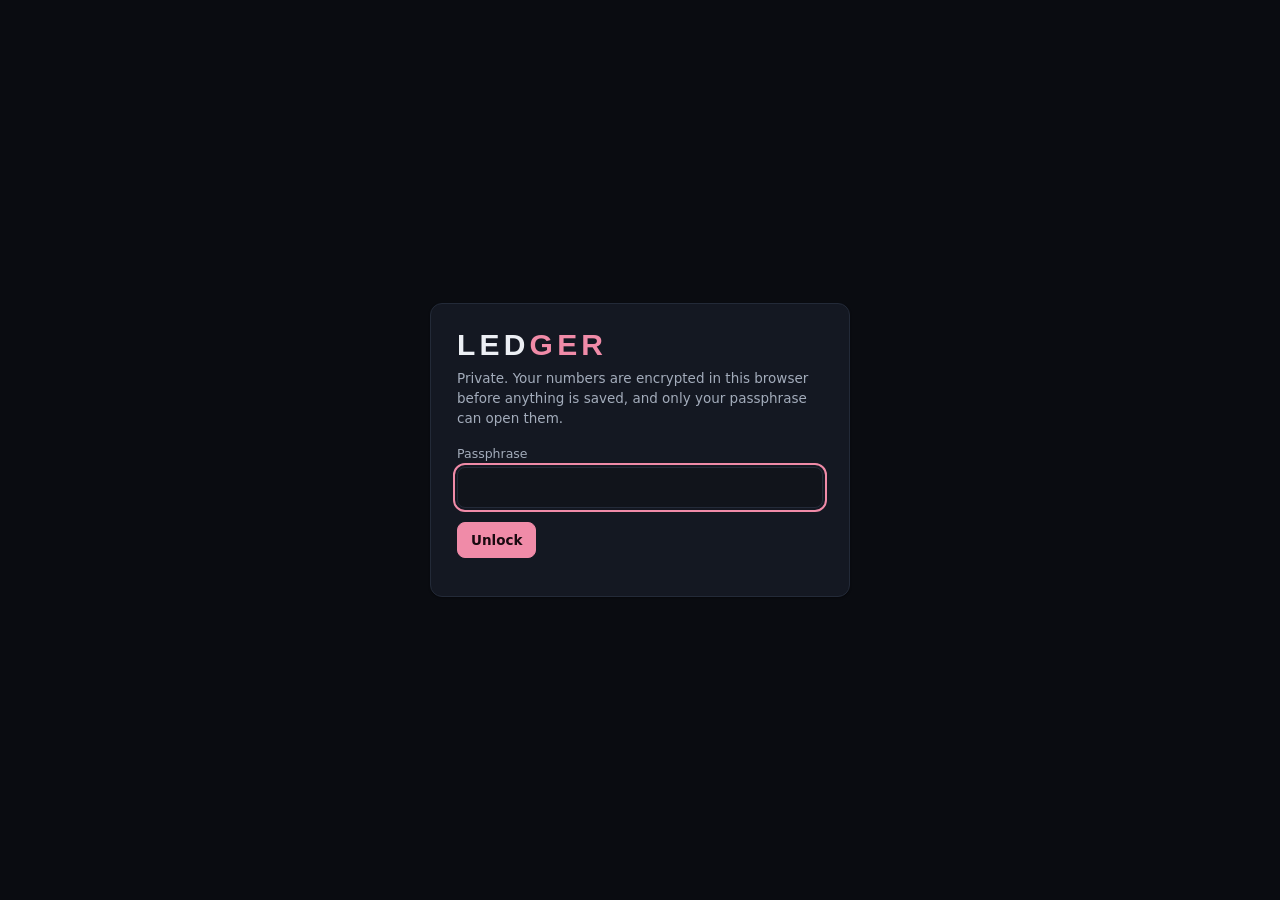
<file: ledger/index.html>
<!DOCTYPE html>
<html lang="en" data-theme="dark">
<head>
<meta charset="UTF-8">
<meta name="viewport" content="width=device-width, initial-scale=1.0">
<meta name="robots" content="noindex, nofollow">
<meta name="referrer" content="no-referrer">
<meta name="color-scheme" content="dark light">
<meta http-equiv="Content-Security-Policy" content="default-src 'none'; script-src 'self'; style-src 'self' 'unsafe-inline' https://fonts.googleapis.com; font-src https://fonts.gstatic.com; connect-src https://firestore.googleapis.com; img-src 'self' data:; base-uri 'none'; form-action 'none'">
<title>Ledger</title>
<link rel="icon" href="data:image/svg+xml,%3Csvg xmlns='http://www.w3.org/2000/svg' viewBox='0 0 32 32'%3E%3Crect width='32' height='32' rx='7' fill='%23141822'/%3E%3Cpath d='M9 8v16h14' fill='none' stroke='%23F08BA8' stroke-width='3' stroke-linecap='round' stroke-linejoin='round'/%3E%3C/svg%3E">
<link rel="preconnect" href="https://fonts.googleapis.com">
<link rel="preconnect" href="https://fonts.gstatic.com" crossorigin>
<link href="https://fonts.googleapis.com/css2?family=Barlow+Condensed:wght@600;700&family=Inter:wght@400;500;600&display=swap" rel="stylesheet">
<link rel="stylesheet" href="style.css">
</head>
<body>

<div class="lock" id="lock">
  <form class="card" id="lock-form" autocomplete="off">
    <div class="mark">Led<i>ger</i></div>
    <p>Private. Your numbers are encrypted in this browser before anything is saved, and only your passphrase can open them.</p>
    <div class="field"><label for="pass">Passphrase</label><input type="password" id="pass" autocomplete="off" spellcheck="false"></div>
    <div class="field hide" id="create-fields" style="margin-top:10px"><label for="pass2">Repeat passphrase</label><input type="password" id="pass2" autocomplete="off" spellcheck="false"></div>
    <div class="row" style="margin-top:14px"><button class="btn primary" id="lock-go" type="submit">Unlock</button></div>
    <div class="msg" id="lock-msg" role="status"></div>
  </form>
</div>

<header class="top">
  <div class="wrap">
    <div class="mark">Led<i>ger</i></div>
    <span class="sub">Household planner</span>
    <span class="grow"></span>
    <span class="pill" id="status"><span class="dot"></span><span id="status-text">Locked</span></span>
    <button class="btn small" id="lock-btn">Lock</button>
    <button class="btn small ghost" id="theme" aria-label="Toggle light and dark">◐</button>
  </div>
</header>
<nav class="tabs" aria-label="Sections"><div class="wrap">
  <button data-tab="scenarios" aria-selected="true">Scenarios</button>
  <button data-tab="inputs" aria-selected="false">Inputs</button>
  <button data-tab="spending" aria-selected="false">Spending</button>
  <button data-tab="vault" aria-selected="false">Vault</button>
</div></nav>
<main><div class="wrap" id="view"></div></main>

<script type="module" src="app.js"></script>
</body>
</html>
</file>
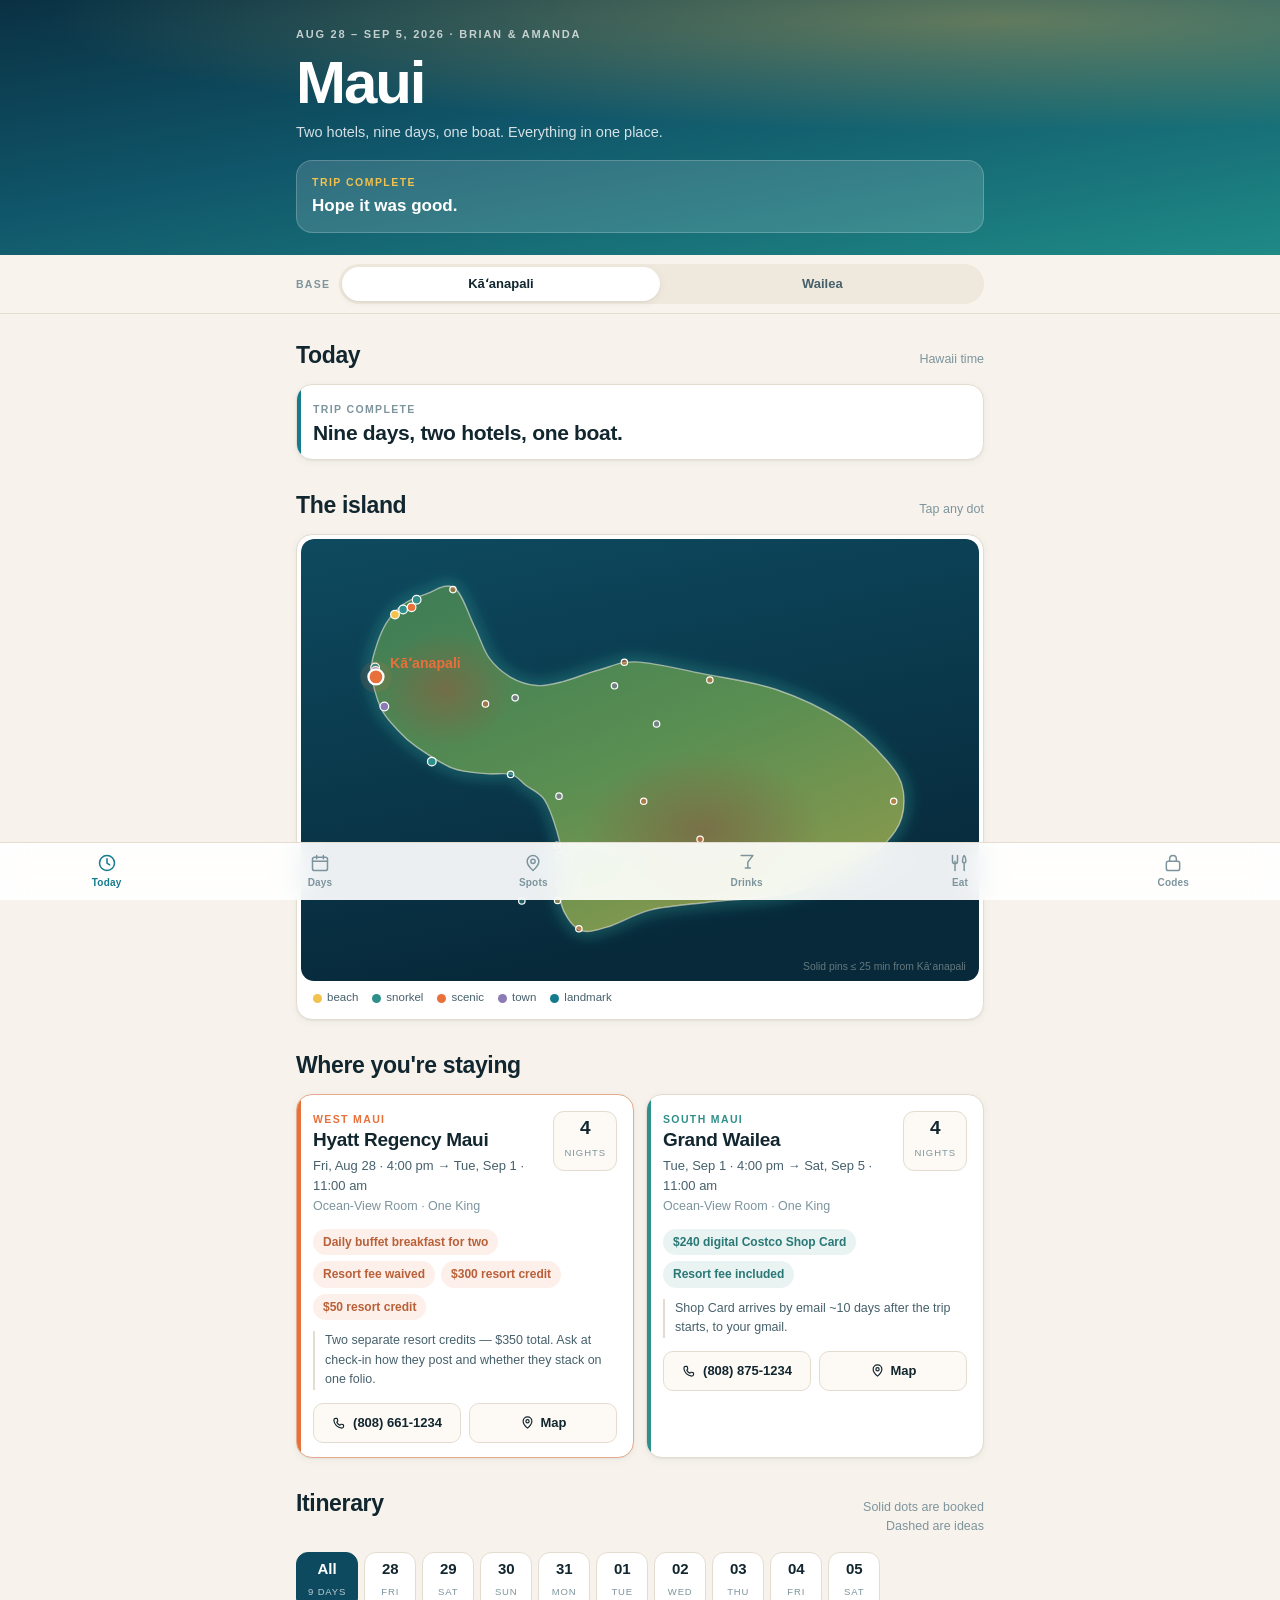
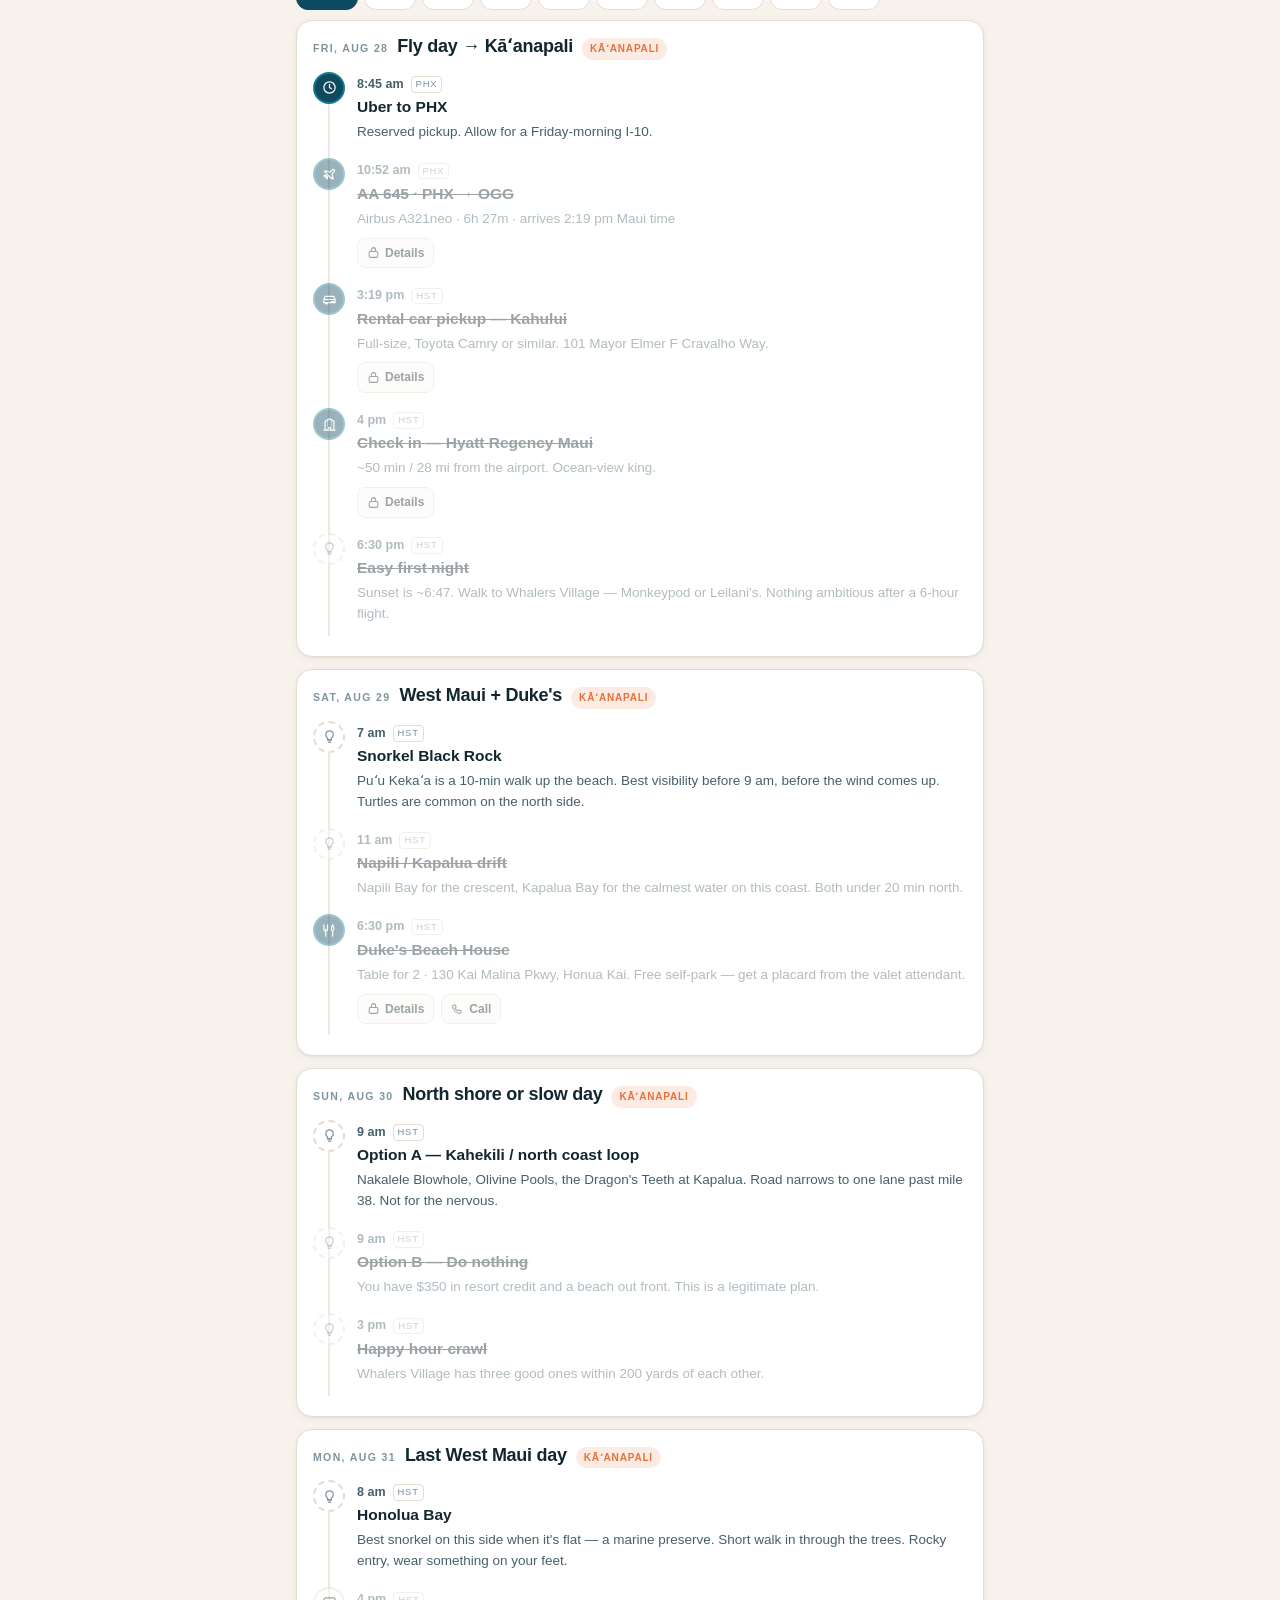
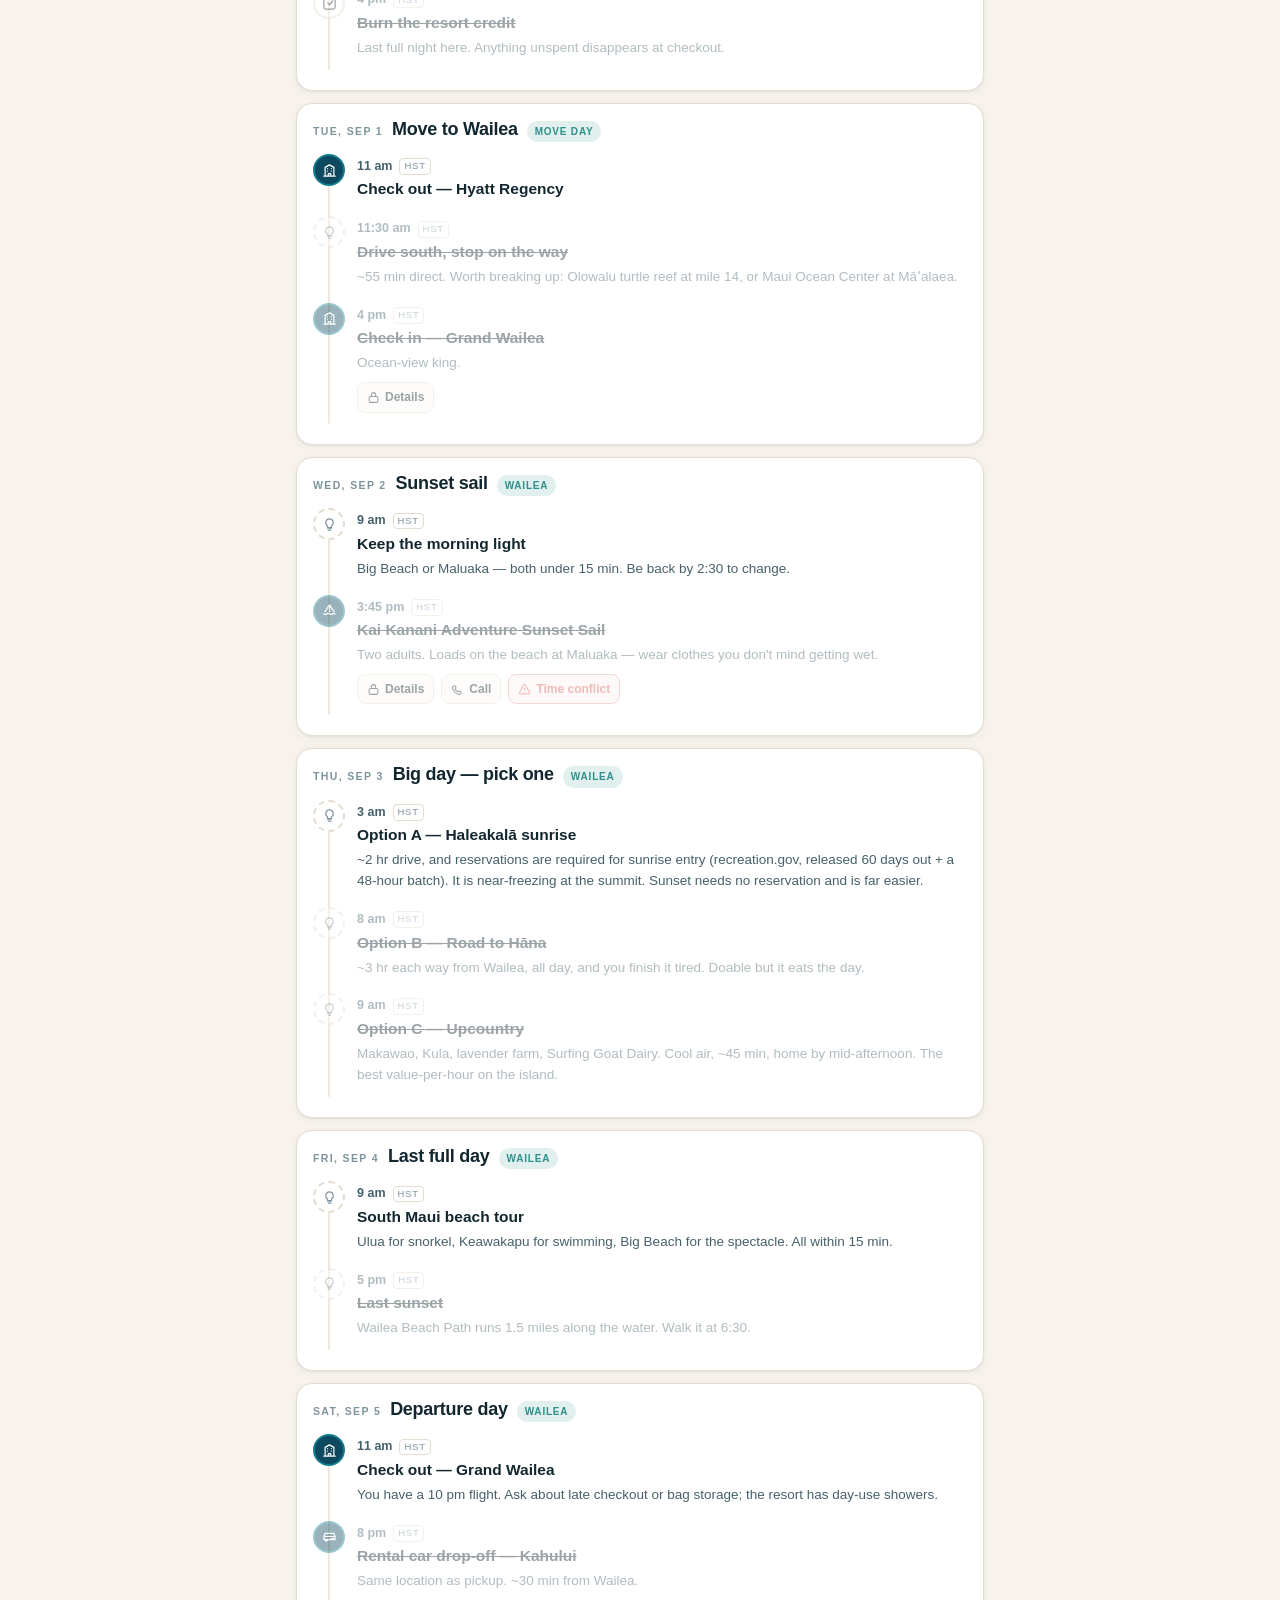
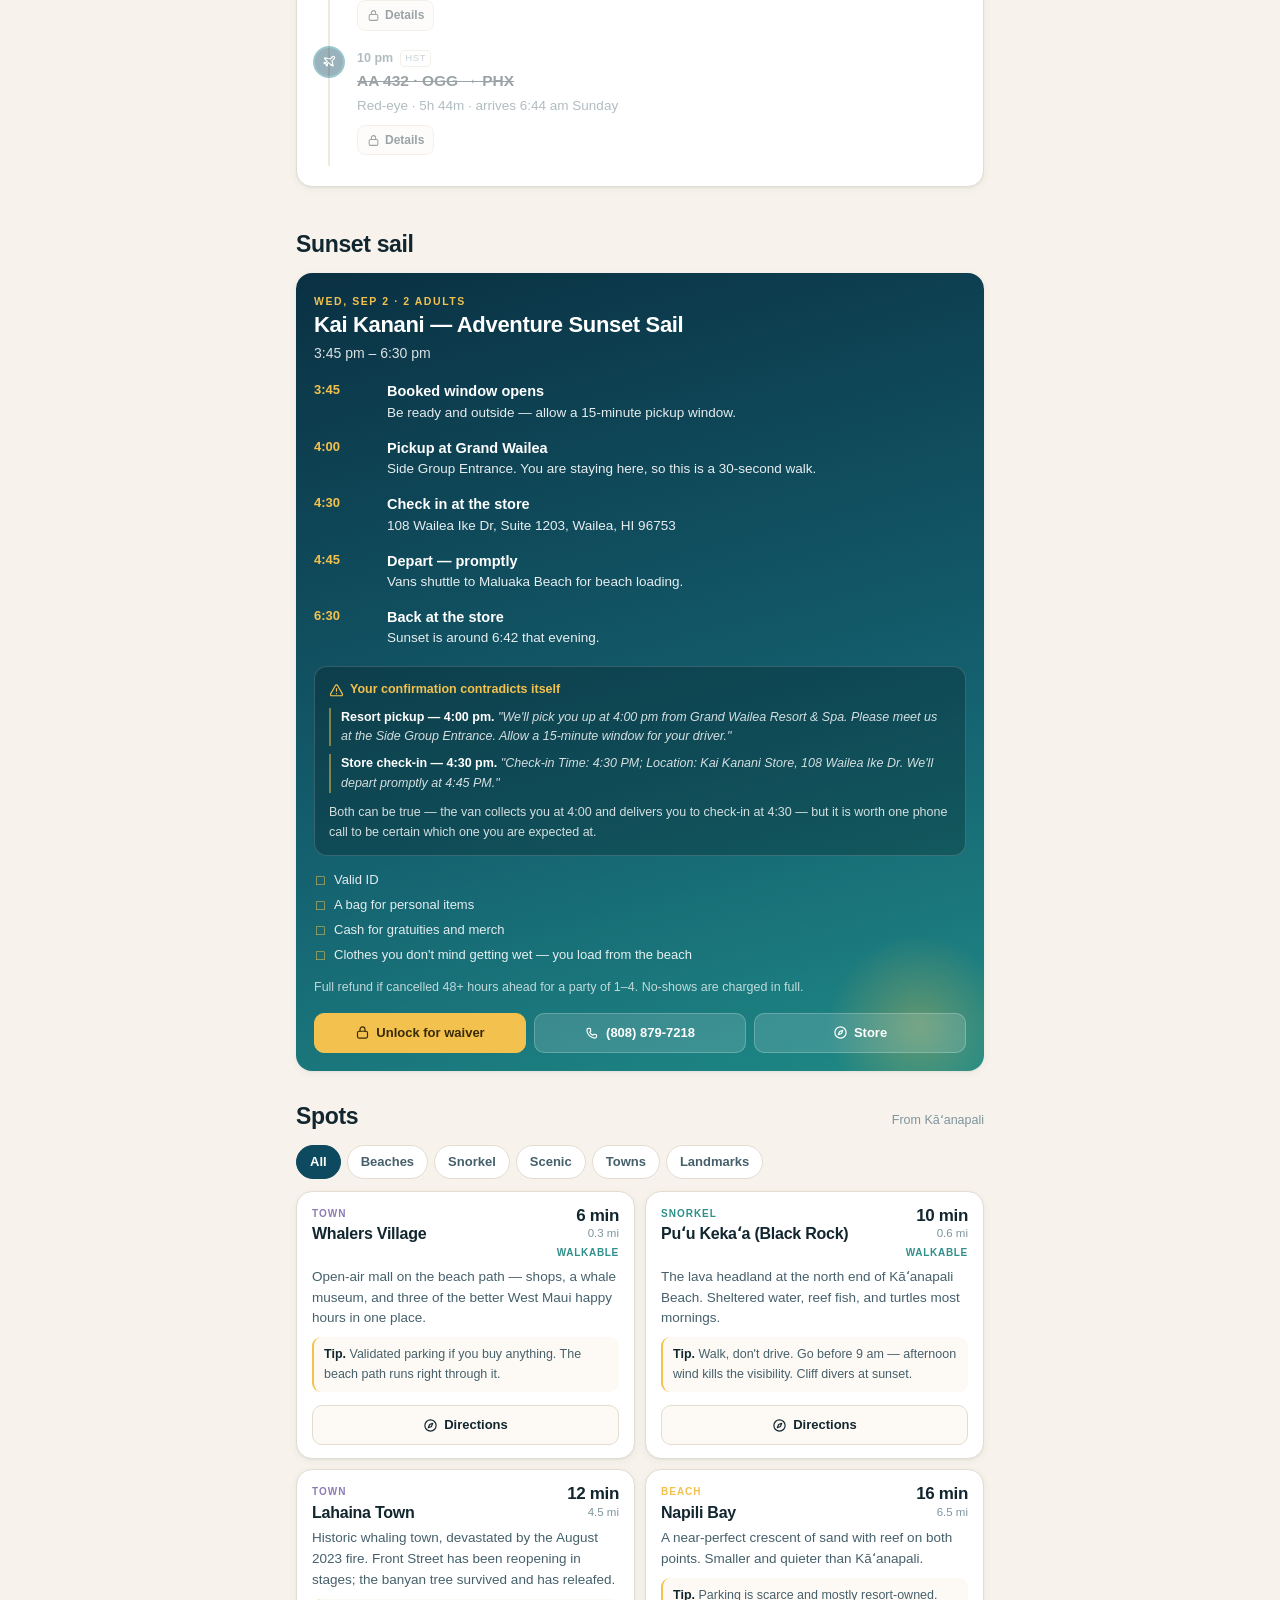
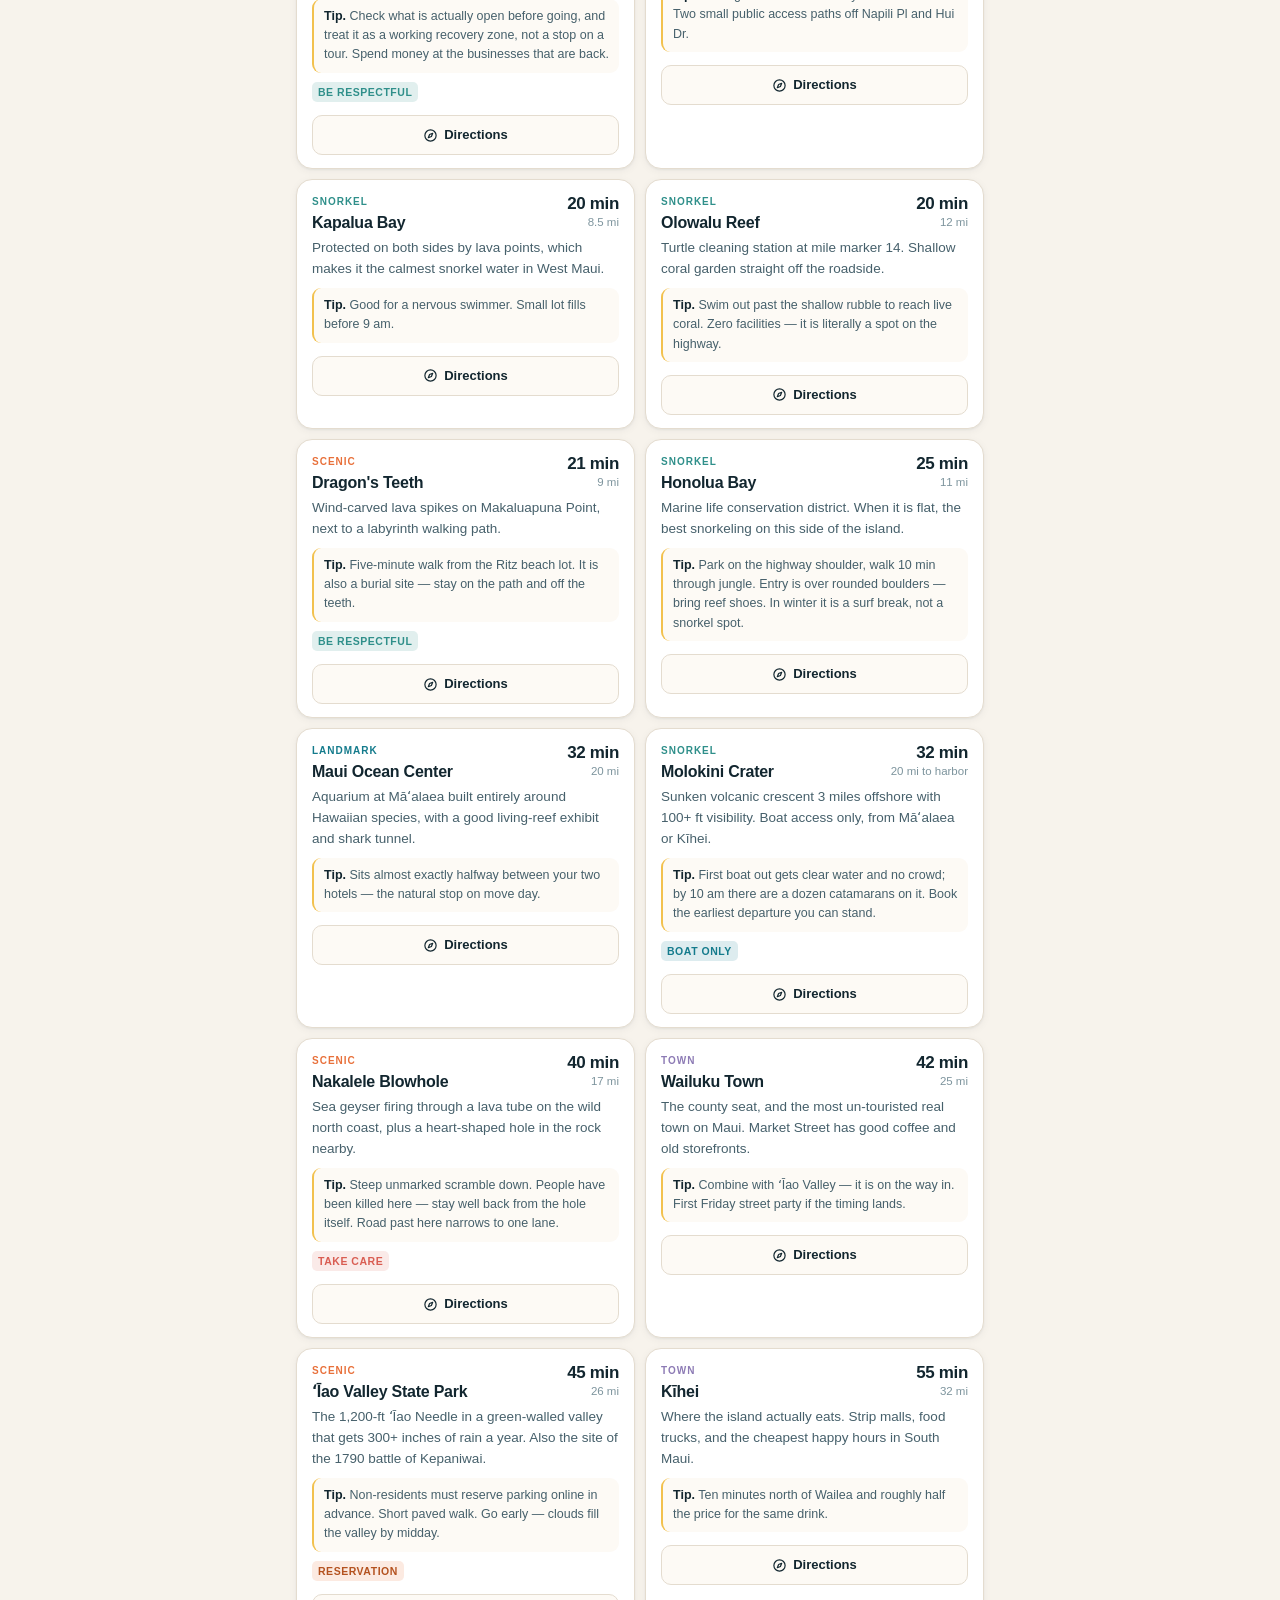
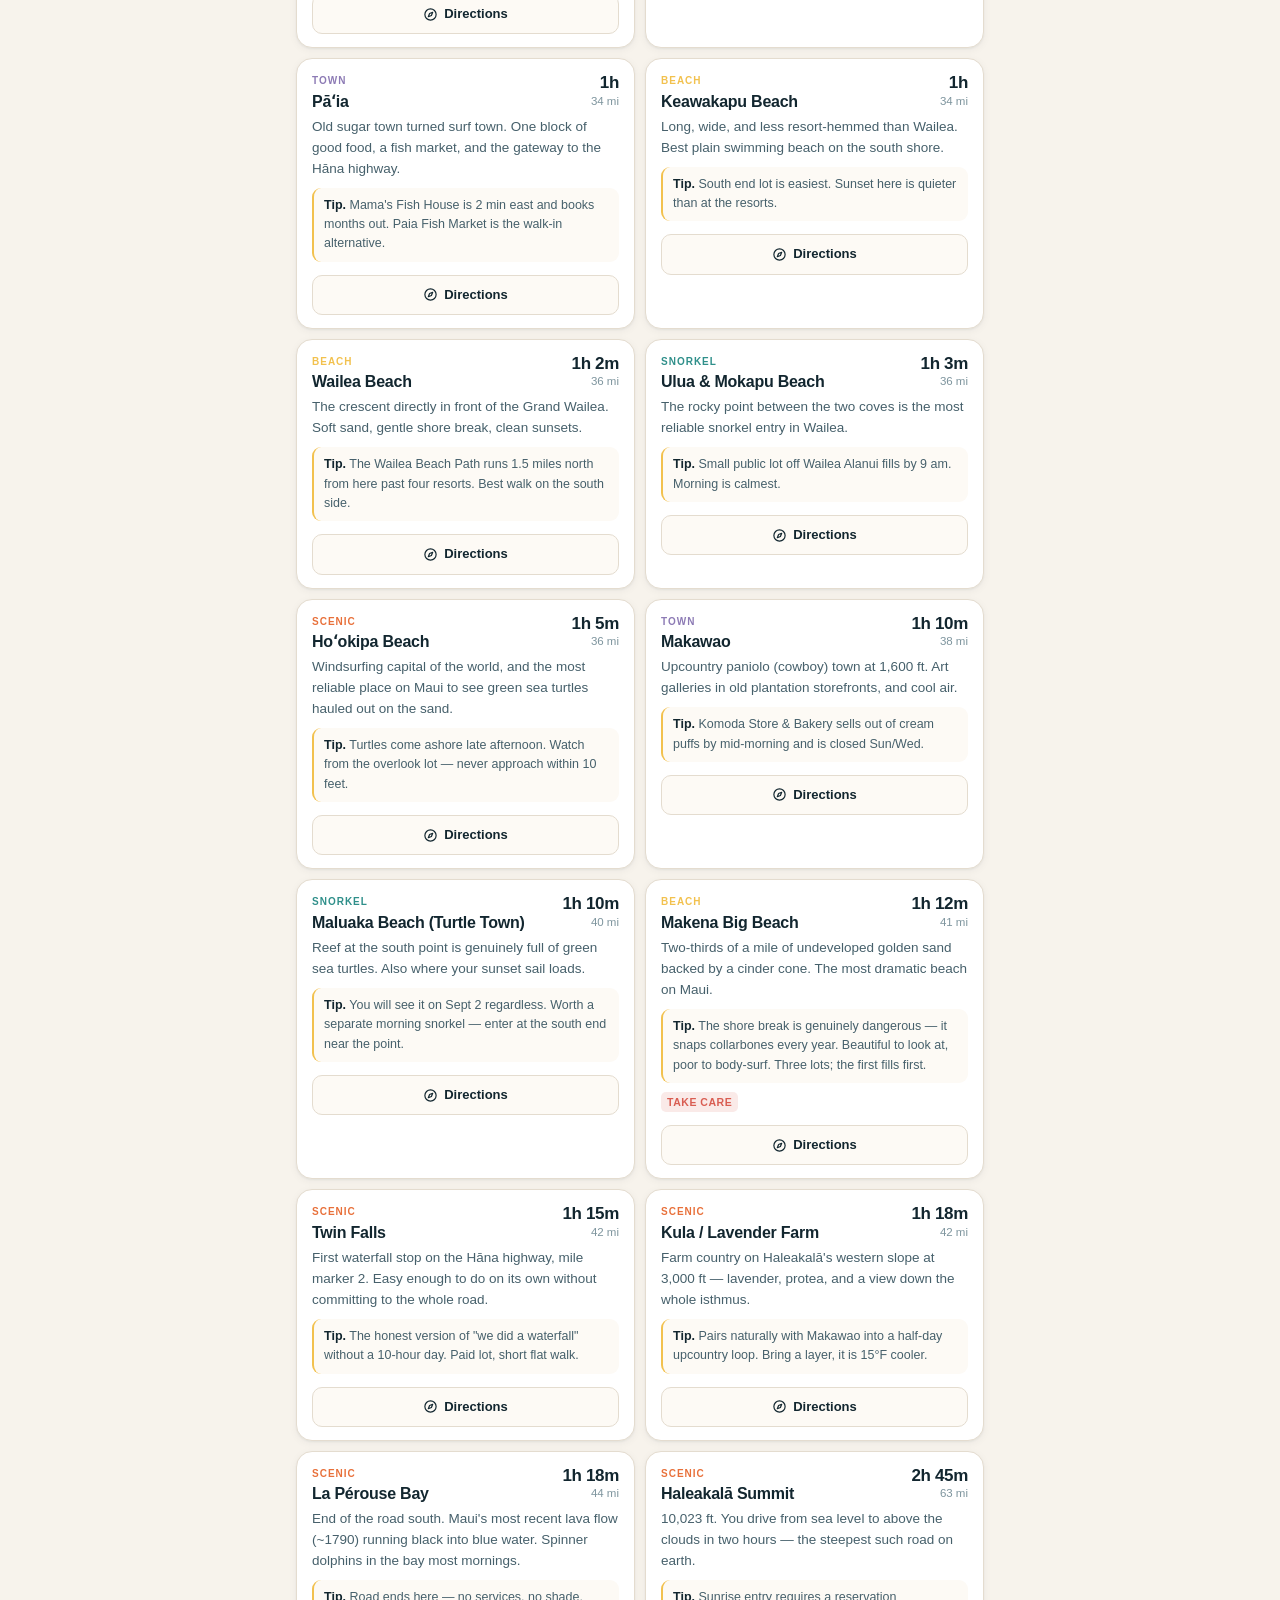
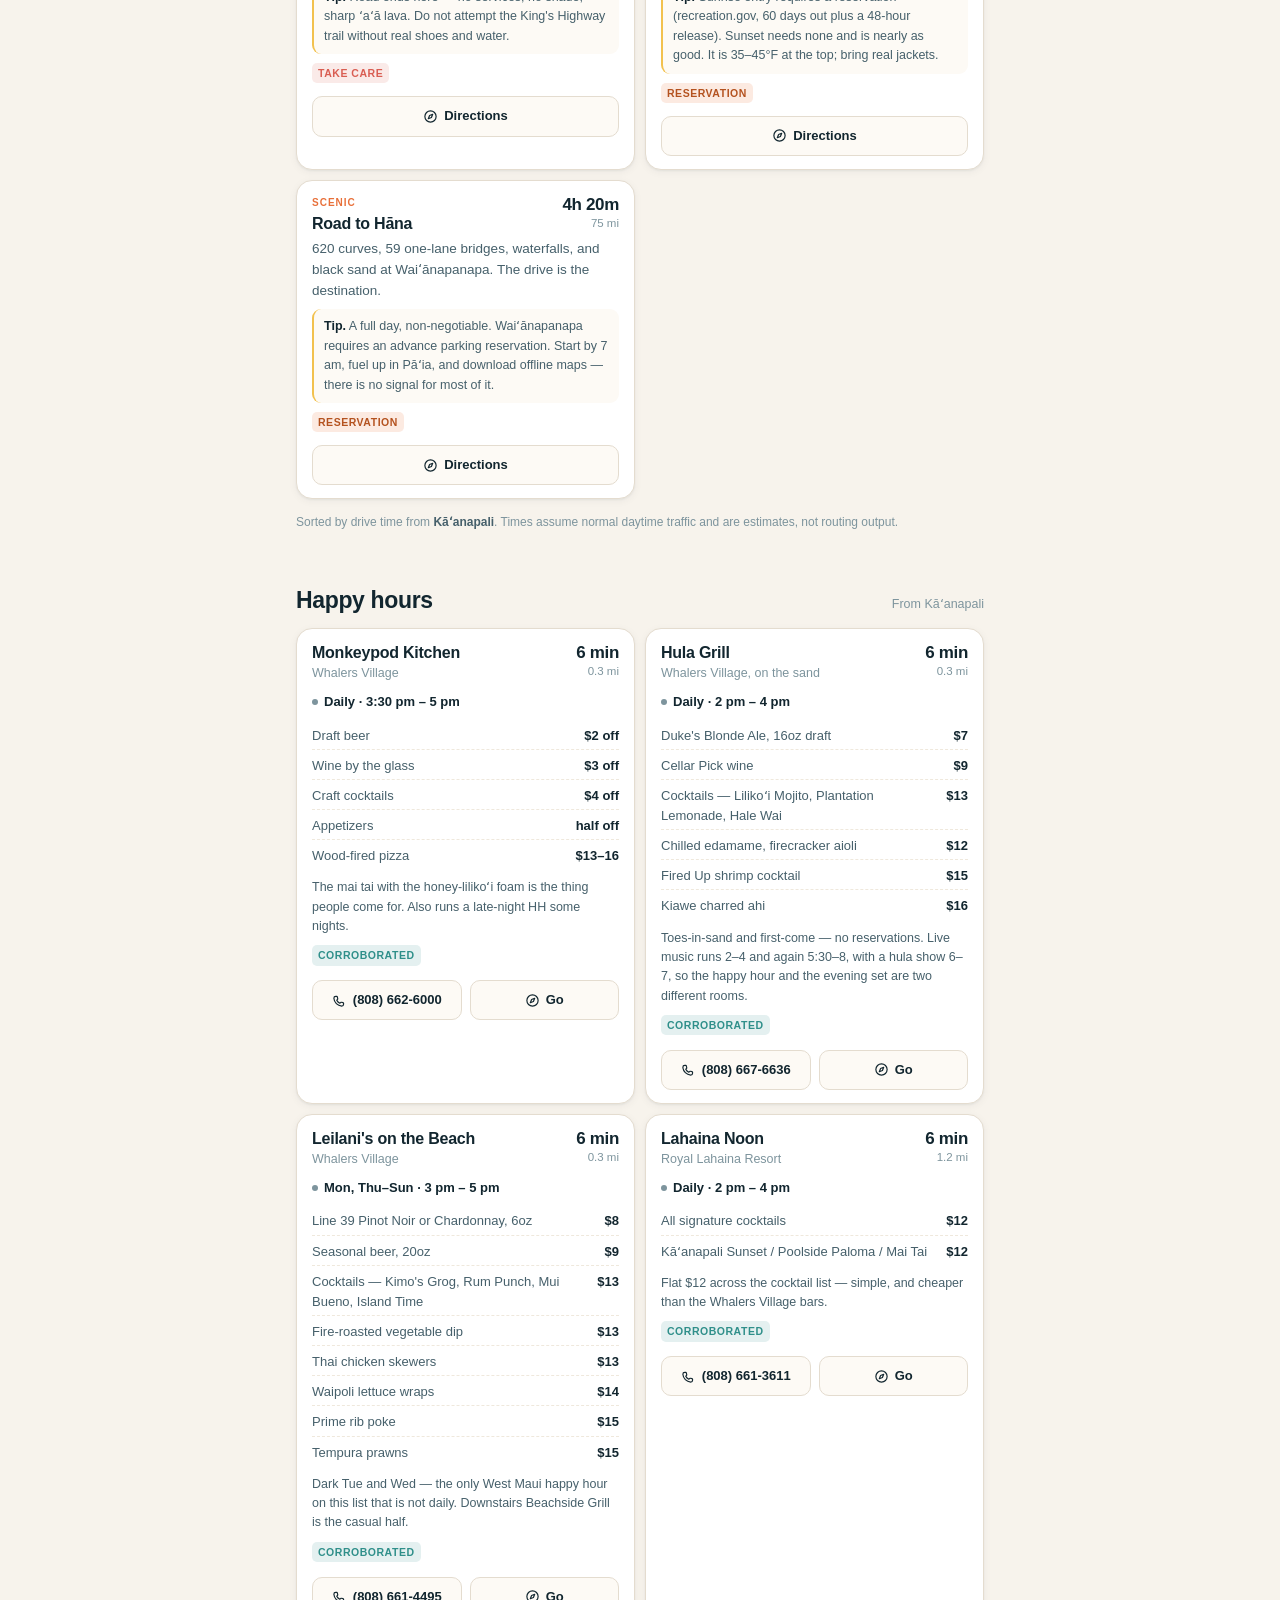
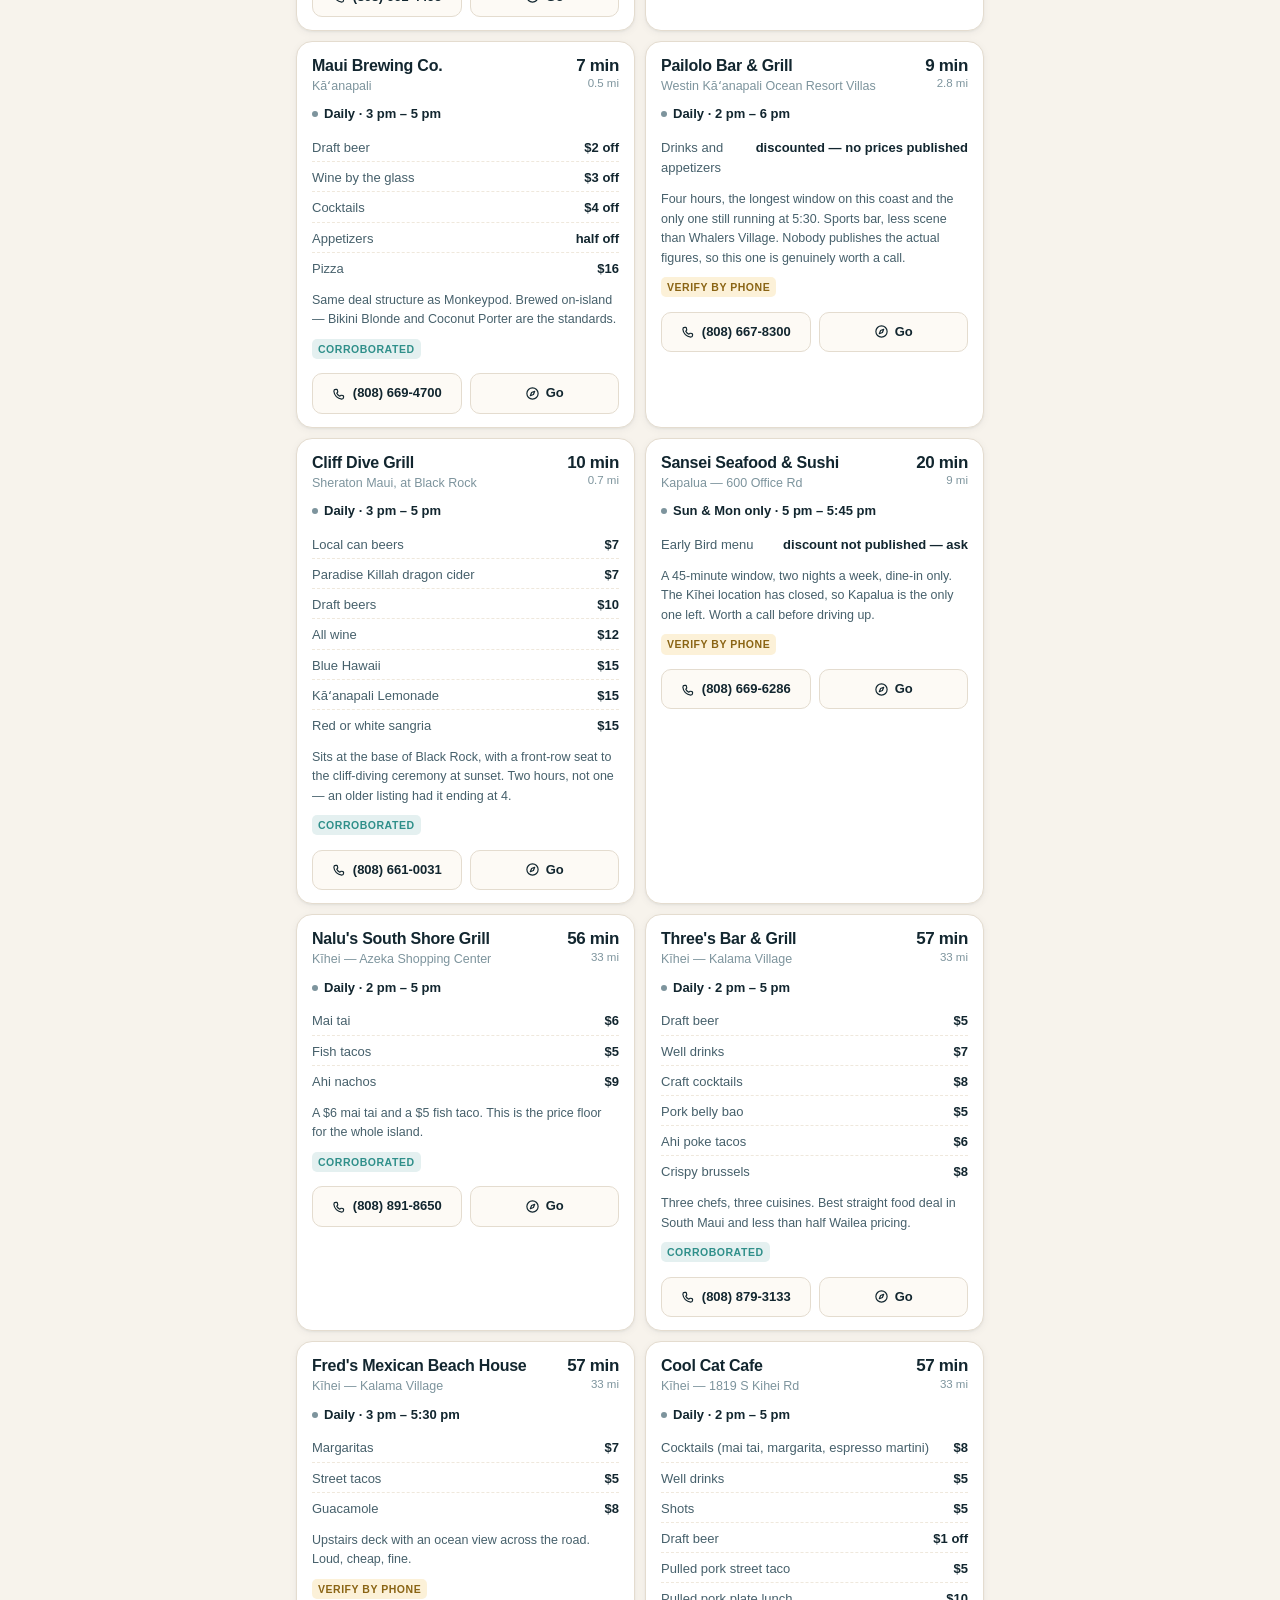
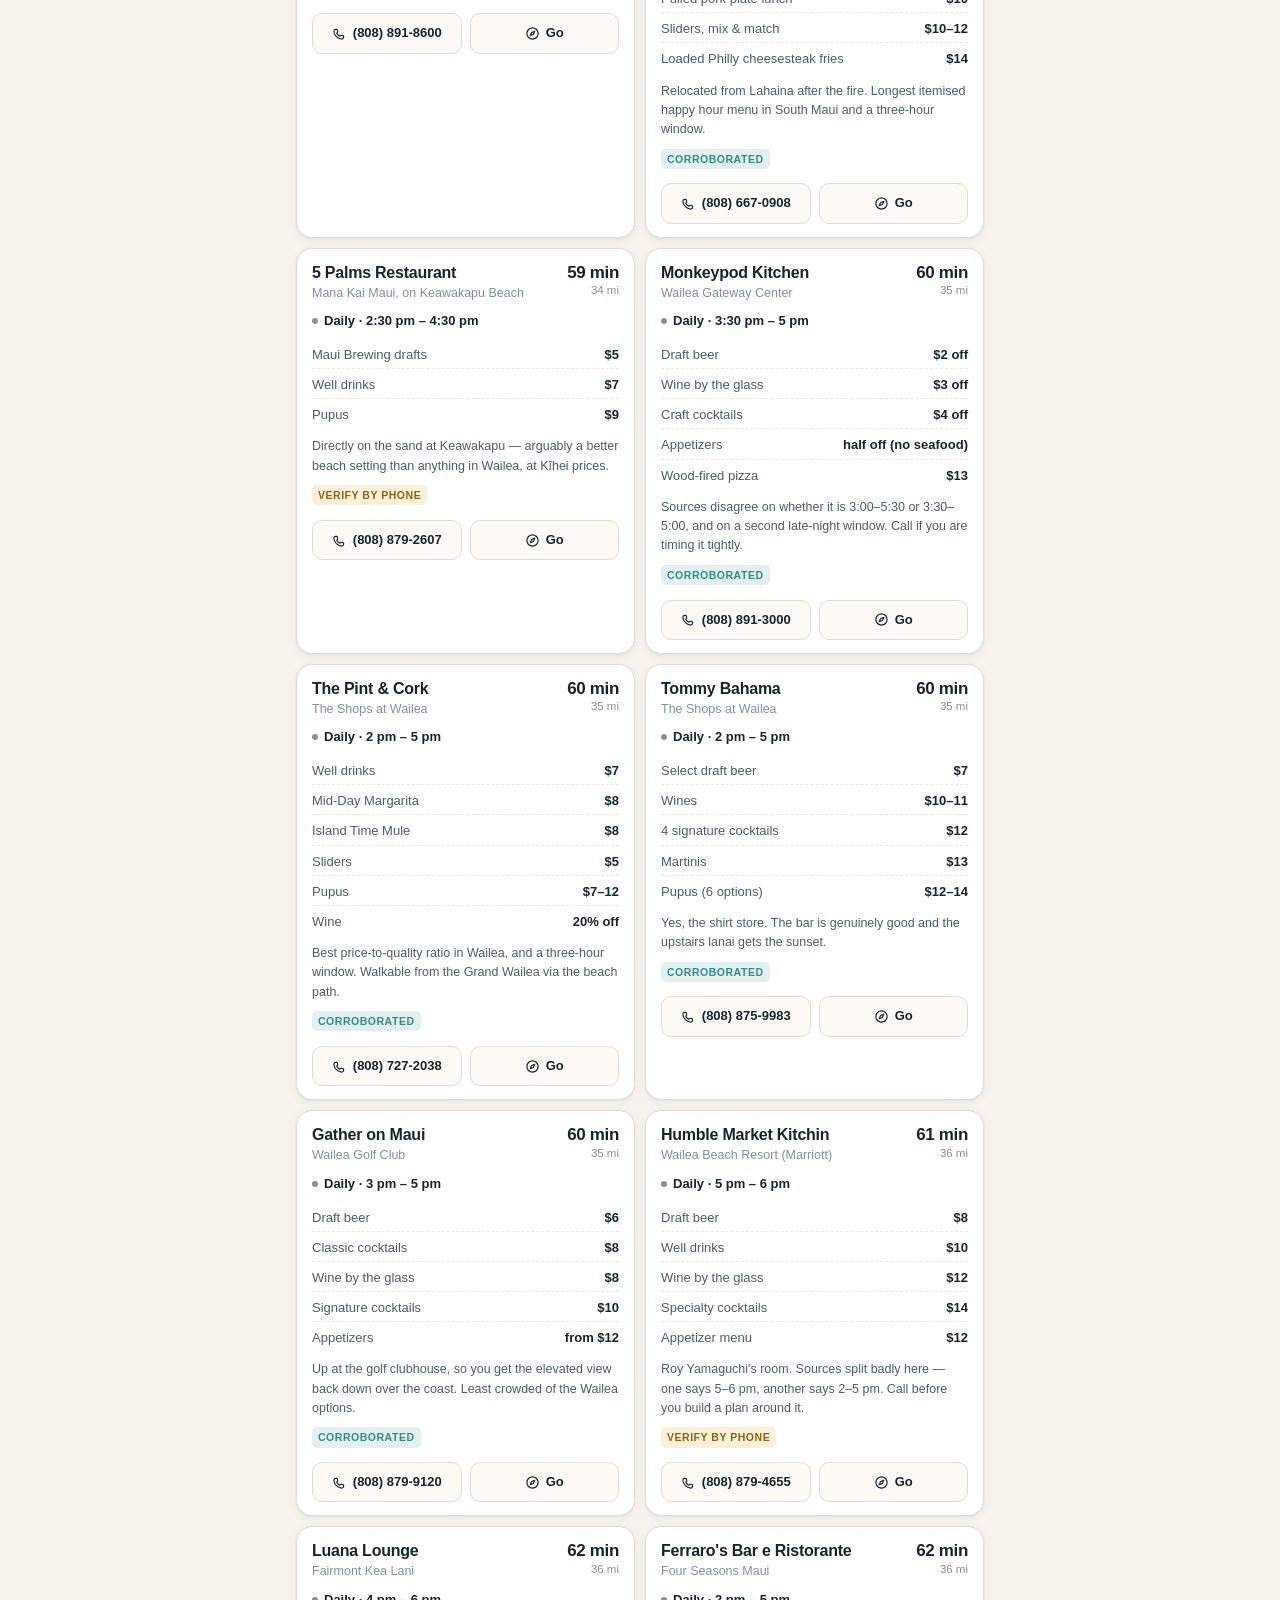
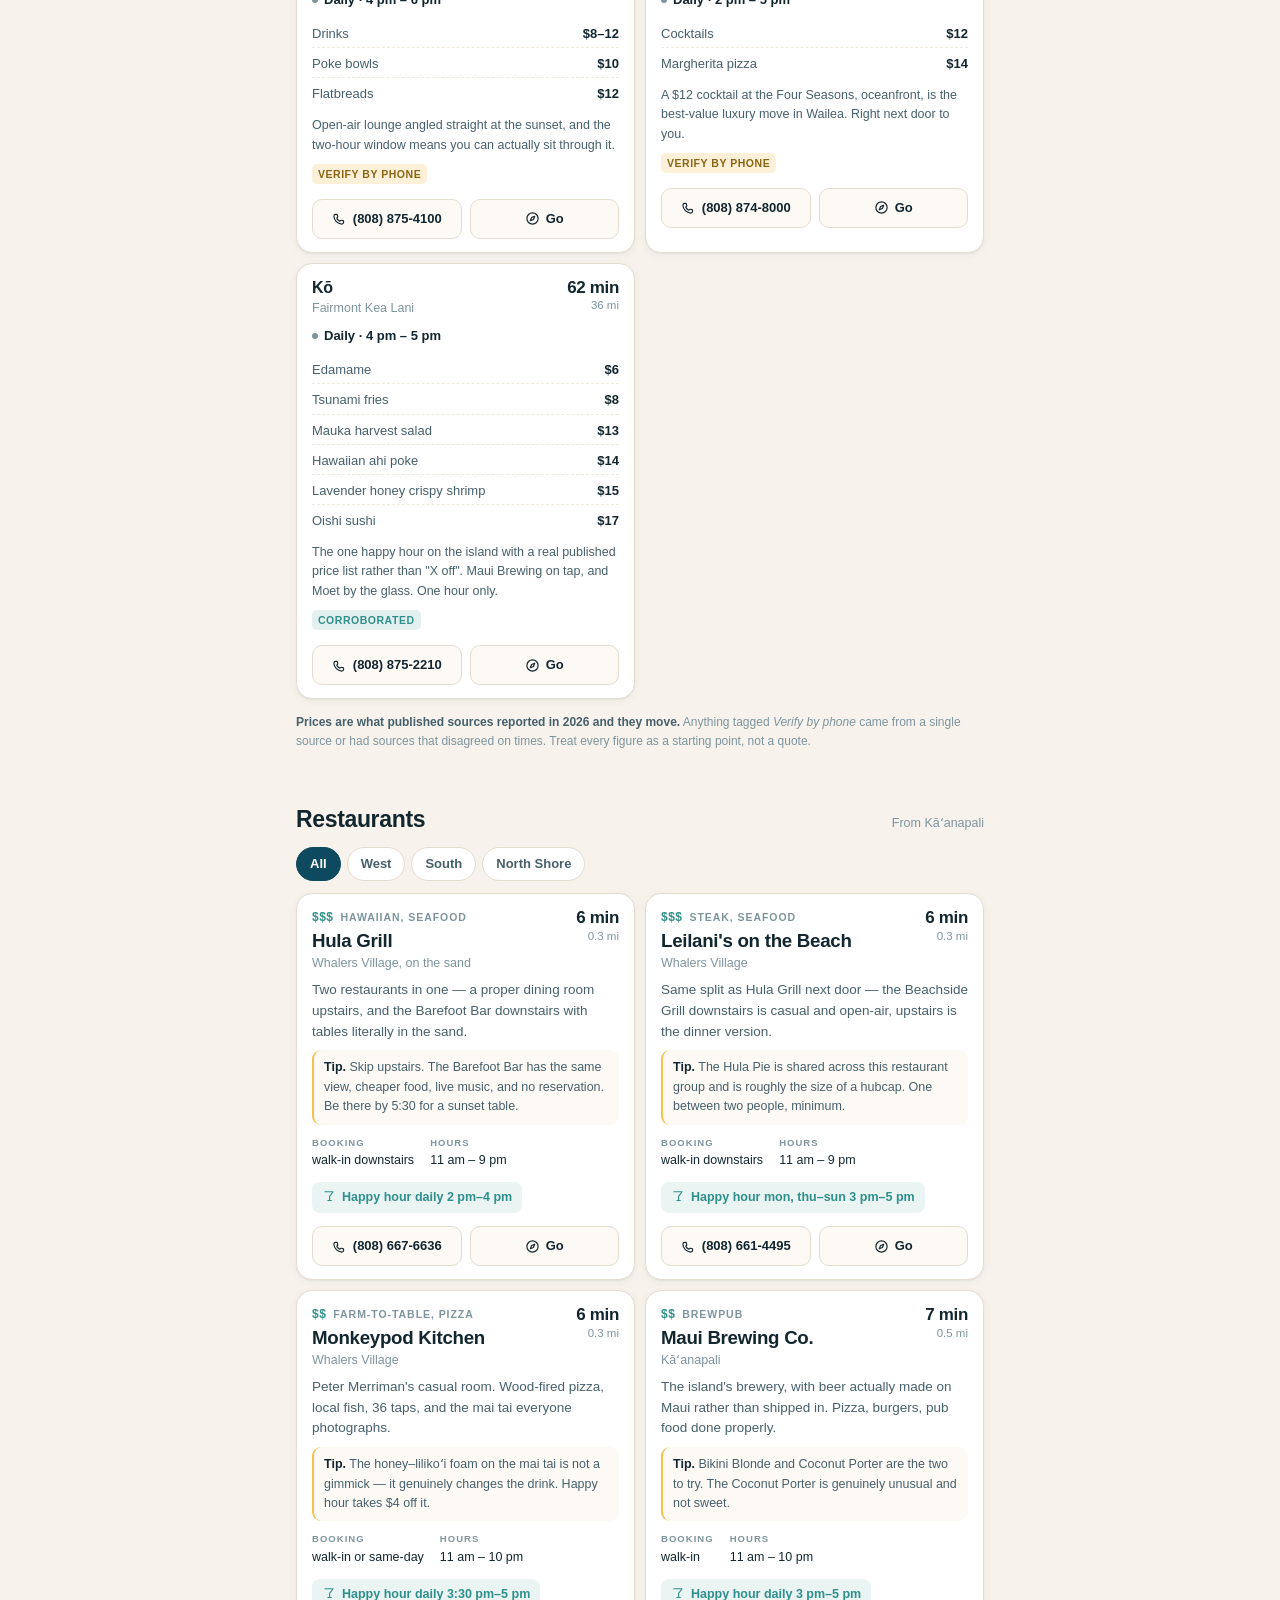
<file: maui-guide/index.html>
<!doctype html>
<html lang="en">
<head>
<meta charset="utf-8">
<meta name="viewport" content="width=device-width, initial-scale=1, viewport-fit=cover">
<title>Maui — Aug 28 to Sep 5</title>
<meta name="description" content="Mobile trip guide for Maui: itinerary, both hotels, drive times to every spot, happy hours with pricing, and the sunset sail.">
<!-- Keep this page out of search results. It is a personal itinerary on a public
     URL: reachable by anyone given the link, but not something to be indexed
     against a real name. noindex is the mechanism that actually works here -
     see the note in README about why robots.txt does not. -->
<meta name="robots" content="noindex, nofollow, noarchive, nosnippet, noimageindex">
<meta name="googlebot" content="noindex, nofollow, noarchive, nosnippet, noimageindex">
<meta name="theme-color" content="#0a3143" media="(prefers-color-scheme: light)">
<meta name="theme-color" content="#071b25" media="(prefers-color-scheme: dark)">
<meta name="apple-mobile-web-app-capable" content="yes">
<meta name="apple-mobile-web-app-status-bar-style" content="black-translucent">
<link rel="manifest" href="./manifest.webmanifest">
<link rel="icon" href="data:image/svg+xml,<svg xmlns='http://www.w3.org/2000/svg' viewBox='0 0 100 100'><text y='.9em' font-size='90'>🌺</text></svg>">
<link rel="stylesheet" href="./styles.css">
</head>
<body>

<header class="hero">
  <div class="wrap">
    <div class="hero-eyebrow">Aug 28 – Sep 5, 2026 · Brian &amp; Amanda</div>
    <h1>Maui</h1>
    <p class="hero-sub">Two hotels, nine days, one boat. Everything in one place.</p>
    <div id="countdown"></div>
  </div>
</header>

<div class="baseswitch">
  <div class="wrap">
    <span class="bs-label">Base</span>
    <div class="bs-track" role="group" aria-label="Which hotel are you at">
      <button class="bs-btn" data-base="kaanapali" aria-pressed="true">Kāʻanapali</button>
      <button class="bs-btn" data-base="wailea" aria-pressed="false">Wailea</button>
    </div>
  </div>
</div>

<main class="wrap">

  <section id="today">
    <div class="sec-head">
      <h2>Today</h2>
      <div class="sec-note">Hawaii time</div>
    </div>
    <div id="todayBody"></div>
  </section>

  <section id="map-sec">
    <div class="sec-head">
      <h2>The island</h2>
      <div class="sec-note">Tap any dot</div>
    </div>
    <div class="card mapcard" id="map"></div>
  </section>

  <section id="hotels-sec">
    <div class="sec-head"><h2>Where you're staying</h2></div>
    <div class="hotelgrid" id="hotels"></div>
  </section>

  <section id="itinerary">
    <div class="sec-head">
      <h2>Itinerary</h2>
      <div class="sec-note">Solid dots are booked<br>Dashed are ideas</div>
    </div>
    <div id="itineraryBody"></div>
  </section>

  <section id="sail-sec">
    <div class="sec-head"><h2>Sunset sail</h2></div>
    <div id="sailWrap"></div>
  </section>

  <section id="spots">
    <div class="sec-head">
      <h2>Spots</h2>
      <div class="sec-note" id="spotsNote"></div>
    </div>
    <div id="spotsBody"></div>
  </section>

  <section id="happy">
    <div class="sec-head">
      <h2>Happy hours</h2>
      <div class="sec-note" id="happyNote"></div>
    </div>
    <div id="happyBody"></div>
  </section>

  <section id="eats">
    <div class="sec-head">
      <h2>Restaurants</h2>
      <div class="sec-note" id="eatsNote"></div>
    </div>
    <div id="eatsBody"></div>
  </section>

  <section id="pack">
    <div class="sec-head"><h2>Packing</h2></div>
    <div id="packBody"></div>
  </section>

  <section id="notes-sec">
    <div class="sec-head"><h2>Worth knowing</h2></div>
    <div class="notegrid" id="notes"></div>
  </section>

  <section id="vault">
    <div class="card vault">
      <div class="vault-head">
        <div class="vault-lock">
          <svg viewBox="0 0 24 24" fill="none" stroke="currentColor" stroke-width="1.9"
               stroke-linecap="round" stroke-linejoin="round">
            <rect x="4" y="10" width="16" height="11" rx="2.5"/>
            <path d="M8 10V7a4 4 0 0 1 8 0v3"/></svg>
        </div>
        <div>
          <h2>Confirmation numbers</h2>
          <div class="vault-sub" id="vaultSub">Encrypted. Enter your passphrase.</div>
        </div>
      </div>

      <form class="vault-form" id="vaultForm">
        <label class="sr" for="vaultPass">Passphrase</label>
        <input id="vaultPass" type="password" inputmode="text" autocomplete="off"
               autocapitalize="off" spellcheck="false" placeholder="Passphrase">
        <button class="btn btn-primary" type="submit">Unlock</button>
      </form>
      <div class="vault-msg" id="vaultMsg" role="status" aria-live="polite"></div>
      <div class="vault-out" id="vaultOut"></div>
    </div>

    <p class="foot">
      This is real AES-256-GCM encryption, not a JavaScript password check — the ciphertext
      on this page is meaningless without the passphrase. It is still published, so a determined
      attacker with the URL could try passphrases offline. Card numbers are not in here at all.
    </p>
  </section>

  <footer class="foot">
    <p><b>Sources.</b> Itinerary from the Costco Travel final documents, the OpenTable
    confirmation, and the Kai Kanani booking. Drive times are curated estimates, cross-checked
    against published Maui driving-time tables — not live routing. Happy hour prices are what
    published guides reported in 2026; call ahead before you plan around one.</p>
    <p style="margin-top:10px">Works offline once loaded. Add to your home screen for the full-screen version.</p>
  </footer>

</main>

<nav class="nav">
  <a href="#today" class="is-on">
    <svg viewBox="0 0 24 24" fill="none" stroke="currentColor" stroke-width="1.8" stroke-linecap="round" stroke-linejoin="round"><circle cx="12" cy="12" r="9"/><path d="M12 7v5.2l3.2 2"/></svg>Today</a>
  <a href="#itinerary">
    <svg viewBox="0 0 24 24" fill="none" stroke="currentColor" stroke-width="1.8" stroke-linecap="round" stroke-linejoin="round"><rect x="3" y="5" width="18" height="16" rx="2.5"/><path d="M3 10h18M8 3v4M16 3v4"/></svg>Days</a>
  <a href="#spots">
    <svg viewBox="0 0 24 24" fill="none" stroke="currentColor" stroke-width="1.8" stroke-linecap="round" stroke-linejoin="round"><path d="M12 21s7-6 7-11a7 7 0 1 0-14 0c0 5 7 11 7 11Z"/><circle cx="12" cy="10" r="2.6"/></svg>Spots</a>
  <a href="#happy">
    <svg viewBox="0 0 24 24" fill="none" stroke="currentColor" stroke-width="1.8" stroke-linecap="round" stroke-linejoin="round"><path d="M5 3h14l-6 8v7M13 18h3M13 18h-3"/></svg>Drinks</a>
  <a href="#eats">
    <svg viewBox="0 0 24 24" fill="none" stroke="currentColor" stroke-width="1.8" stroke-linecap="round" stroke-linejoin="round"><path d="M3 3v7a3 3 0 0 0 6 0V3M6 10v11M17 3c-1.5 1.5-2 3.5-2 6s.5 3 2 3 2-.5 2-3-.5-4.5-2-6ZM17 12v9"/></svg>Eat</a>
  <a href="#vault">
    <svg viewBox="0 0 24 24" fill="none" stroke="currentColor" stroke-width="1.8" stroke-linecap="round" stroke-linejoin="round"><rect x="4" y="10" width="16" height="11" rx="2.5"/><path d="M8 10V7a4 4 0 0 1 8 0v3"/></svg>Codes</a>
</nav>

<script type="module" src="./app.js"></script>
</body>
</html>
</file>
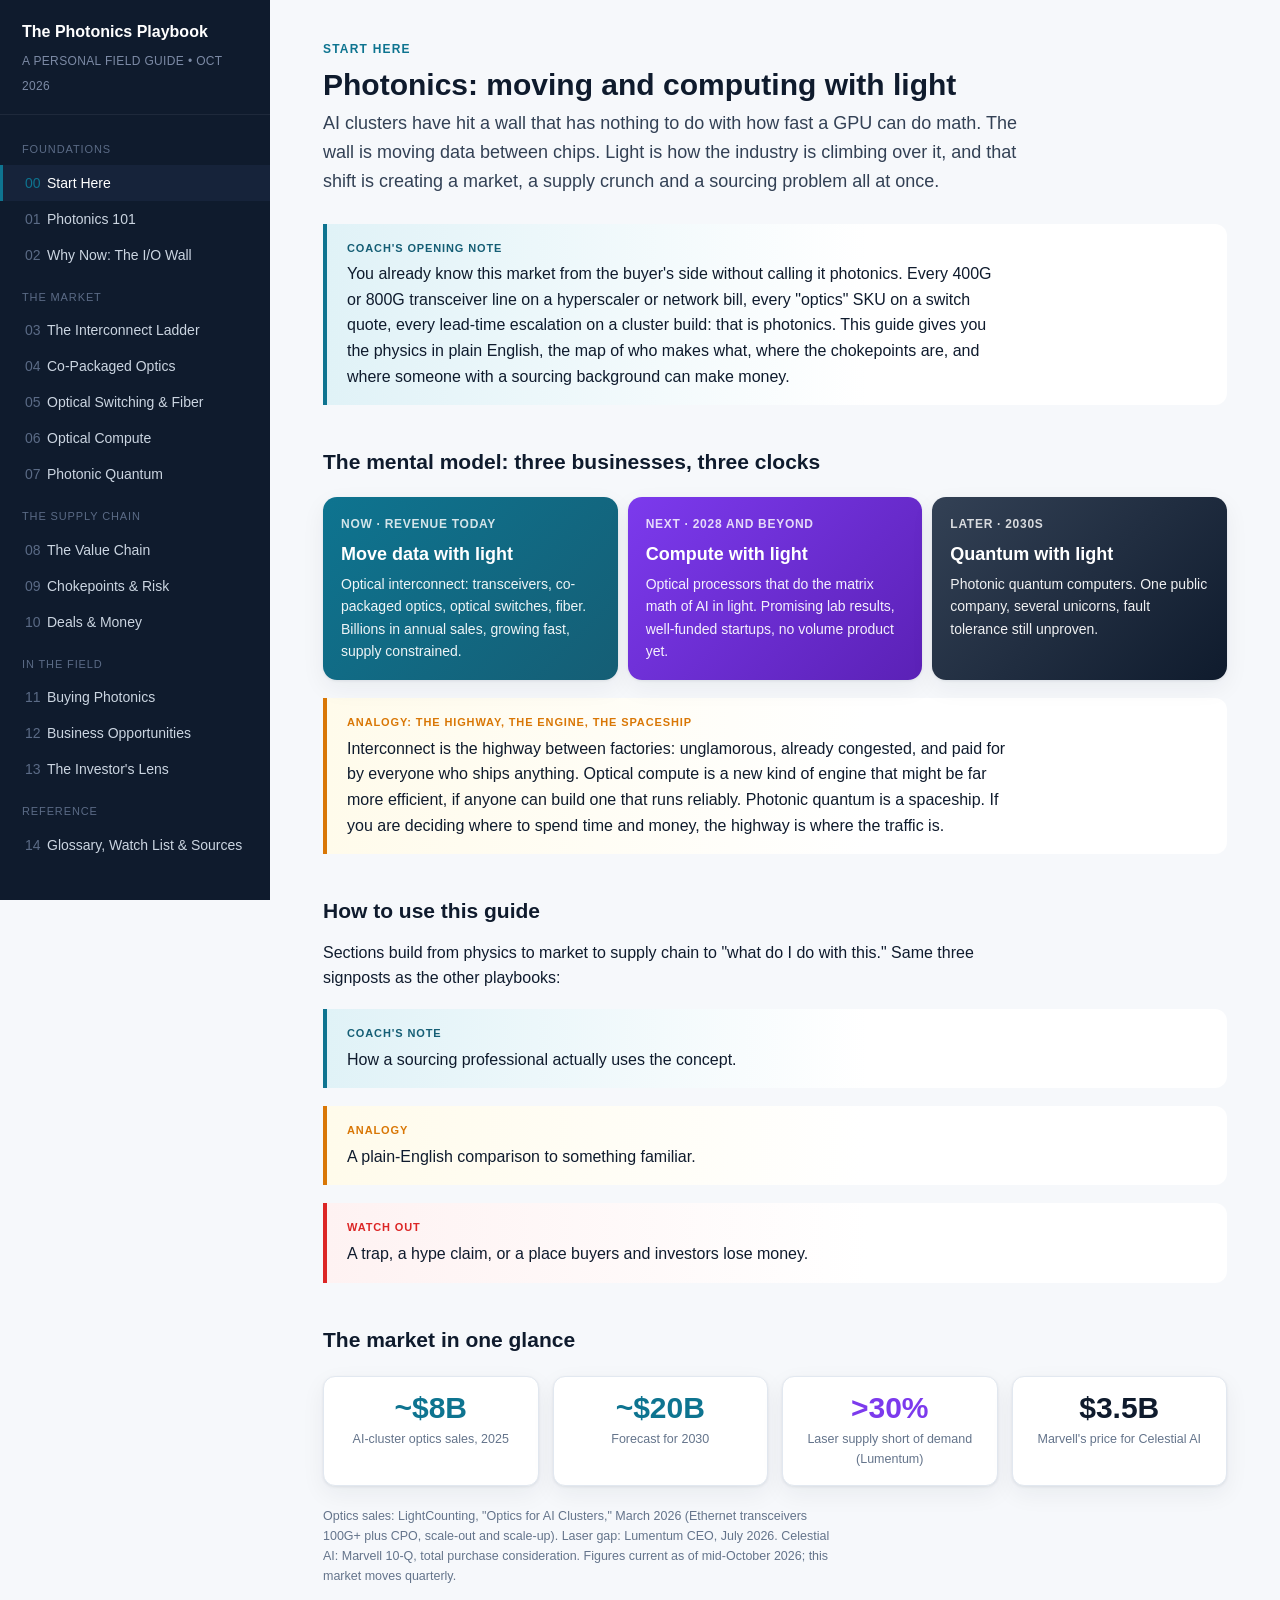
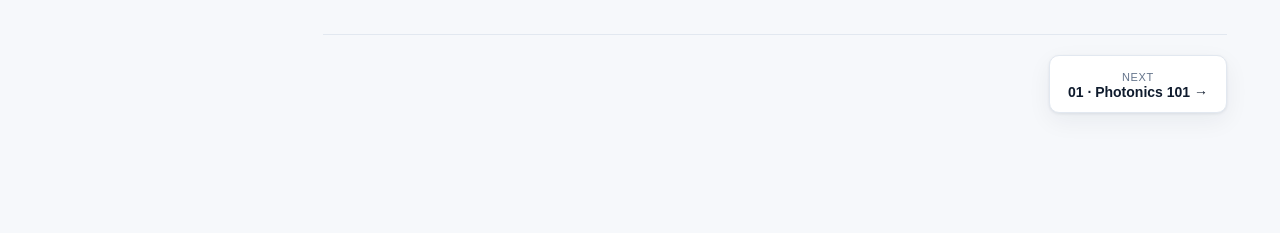
<file: photonics-playbook/index.html>
<!DOCTYPE html>
<html lang="en">
<head>
<meta charset="UTF-8">
<meta name="viewport" content="width=device-width, initial-scale=1.0">
<meta name="robots" content="noindex, nofollow">
<title>The Photonics Playbook</title>
<meta name="description" content="A personal field guide to photonics in 2026: optical interconnect, co-packaged optics, optical compute and quantum, the supply chain, deals, sourcing and business opportunities.">
<style>
  :root{
    --ink:#0f1b2d; --ink2:#334155; --muted:#64748b; --line:#e2e8f0;
    --bg:#f6f8fb; --card:#ffffff;
    --aws:#ff9900; --aws-d:#c77700;
    --azure:#0089d6; --azure-d:#005ba1;
    --gcp:#ea4335; --gcp-d:#b5261a;
    --accent:#0e7490; --accent-d:#155e75; --violet:#7c3aed;
    --green:#16a34a; --amber:#d97706; --red:#dc2626;
    --inform:#2563eb; --optimize:#16a34a; --operate:#0e7490;
    --shadow:0 1px 3px rgba(15,27,45,.08),0 8px 24px rgba(15,27,45,.06);
  }
  *{box-sizing:border-box}
  html{scroll-behavior:smooth}
  body{margin:0;font-family:-apple-system,BlinkMacSystemFont,"Segoe UI",Roboto,Helvetica,Arial,sans-serif;
    color:var(--ink);background:var(--bg);line-height:1.6;font-size:16px}
  a{color:var(--accent);text-decoration:none}
  a:hover{text-decoration:underline}

  /* Layout */
  .wrap{display:flex;min-height:100vh}
  nav.side{width:270px;flex:0 0 270px;background:#0f1b2d;color:#cbd5e1;position:sticky;top:0;height:100vh;
    overflow-y:auto;padding:22px 0}
  nav.side .brand{padding:0 22px 16px;border-bottom:1px solid #1e293b;margin-bottom:10px}
  nav.side .brand h1{font-size:16px;margin:0 0 4px;color:#fff;line-height:1.3}
  nav.side .brand span{font-size:12px;color:#7c8aa5;letter-spacing:.03em}
  nav.side button{display:block;width:100%;text-align:left;background:none;border:none;color:#cbd5e1;
    padding:10px 22px;font-size:14px;cursor:pointer;border-left:3px solid transparent;font-family:inherit}
  nav.side button:hover{background:#16233a;color:#fff}
  nav.side button.active{background:#16233a;color:#fff;border-left-color:var(--accent)}
  nav.side .num{display:inline-block;width:22px;color:#5b6b86;font-variant-numeric:tabular-nums}
  nav.side button.active .num{color:var(--accent)}
  nav.side .grp{font-size:11px;text-transform:uppercase;letter-spacing:.08em;color:#5b6b86;padding:16px 22px 6px}

  main{flex:1;min-width:0;max-width:1000px;margin:0 auto;padding:40px 48px 120px}
  section.page{display:none;animation:fade .25s ease}
  section.page.show{display:block}
  @keyframes fade{from{opacity:0;transform:translateY(6px)}to{opacity:1;transform:none}}

  h2.title{font-size:30px;line-height:1.2;margin:0 0 6px}
  .kicker{font-size:12px;text-transform:uppercase;letter-spacing:.1em;color:var(--accent);font-weight:700;margin-bottom:8px}
  .lede{font-size:18px;color:var(--ink2);margin:0 0 28px;max-width:70ch}
  h3{font-size:21px;margin:34px 0 12px;padding-top:6px}
  h4{font-size:16px;margin:22px 0 8px;color:var(--ink)}
  p{margin:0 0 14px;max-width:74ch}
  ul,ol{max-width:74ch;padding-left:22px}
  li{margin:6px 0}
  strong{color:var(--ink)}
  .muted{color:var(--muted)}

  /* Cards & callouts */
  .card{background:var(--card);border:1px solid var(--line);border-radius:14px;padding:22px 24px;margin:18px 0;box-shadow:var(--shadow)}
  .grid{display:grid;gap:16px}
  .g2{grid-template-columns:1fr 1fr}
  .g3{grid-template-columns:1fr 1fr 1fr}
  @media(max-width:820px){.g2,.g3{grid-template-columns:1fr}}
  .coach{border-left:4px solid var(--accent);background:linear-gradient(90deg,#e0f2f7,#fff 60%);
    border-radius:0 12px 12px 0;padding:16px 20px;margin:18px 0}
  .coach .tag{font-size:11px;font-weight:800;letter-spacing:.08em;text-transform:uppercase;color:var(--accent-d);display:block;margin-bottom:4px}
  .analogy{border-left:4px solid var(--amber);background:linear-gradient(90deg,#fffbeb,#fff 60%);border-radius:0 12px 12px 0;padding:16px 20px;margin:18px 0}
  .analogy .tag{font-size:11px;font-weight:800;letter-spacing:.08em;text-transform:uppercase;color:var(--amber);display:block;margin-bottom:4px}
  .warn{border-left:4px solid var(--red);background:linear-gradient(90deg,#fef2f2,#fff 60%);border-radius:0 12px 12px 0;padding:16px 20px;margin:18px 0}
  .warn .tag{font-size:11px;font-weight:800;letter-spacing:.08em;text-transform:uppercase;color:var(--red);display:block;margin-bottom:4px}
  .keyterm{background:#e0f2f7;border-radius:6px;padding:1px 6px;font-weight:600;color:var(--accent-d);white-space:nowrap}

  /* Tables */
  table{width:100%;border-collapse:collapse;margin:16px 0;font-size:14.5px;background:#fff;border-radius:12px;overflow:hidden;box-shadow:var(--shadow)}
  th,td{padding:11px 14px;text-align:left;border-bottom:1px solid var(--line);vertical-align:top}
  th{background:#0f1b2d;color:#fff;font-size:12.5px;text-transform:uppercase;letter-spacing:.04em;font-weight:700}
  tbody tr:last-child td{border-bottom:none}
  tbody tr:nth-child(even){background:#f8fafc}
  td.aws{color:var(--aws-d);font-weight:600}
  td.azure{color:var(--azure-d);font-weight:600}
  td.gcp{color:var(--gcp-d);font-weight:600}
  .scroller{overflow-x:auto}

  /* Pills */
  .pill{display:inline-block;font-size:12px;font-weight:700;padding:3px 10px;border-radius:999px;margin:2px 4px 2px 0}
  .pill.aws{background:#fff3e0;color:var(--aws-d)}
  .pill.azure{background:#e3f2fd;color:var(--azure-d)}
  .pill.gcp{background:#fdecea;color:var(--gcp-d)}
  .pill.g{background:#dcfce7;color:#166534}
  .pill.inform{background:#dbeafe;color:#1d4ed8}
  .pill.optimize{background:#dcfce7;color:#166534}
  .pill.operate{background:#ede9fe;color:#5b21b6}

  /* Infographic pieces */
  .pyramid{display:flex;flex-direction:column;align-items:center;gap:6px;margin:18px 0}
  .pyramid .row{color:#fff;border-radius:8px;padding:12px 16px;text-align:center;font-weight:600;box-shadow:var(--shadow)}
  .pyramid .r1{width:55%;background:#0e7490}
  .pyramid .r2{width:72%;background:#0f766e}
  .pyramid .r3{width:88%;background:#2563eb}
  .pyramid .r4{width:100%;background:#0f1b2d}
  .pyramid small{display:block;font-weight:400;opacity:.85;font-size:12px}

  .stack{display:flex;flex-direction:column;gap:8px;margin:16px 0}
  .stack .lvl{display:flex;align-items:center;gap:14px;background:#fff;border:1px solid var(--line);border-radius:10px;padding:12px 16px;box-shadow:var(--shadow)}
  .stack .pct{flex:0 0 88px;font-weight:800;font-size:20px;color:var(--accent)}
  .stack .bar{flex:1;height:14px;background:#e0f2f7;border-radius:999px;overflow:hidden}
  .stack .bar i{display:block;height:100%;background:linear-gradient(90deg,#0f766e,#0e7490)}
  @media(max-width:560px){.stack .lvl{flex-wrap:wrap}.stack .bar{flex:1 1 100%;order:3}}

  .timeline{position:relative;margin:22px 0 22px 8px;padding-left:26px;border-left:2px solid var(--line)}
  .timeline .step{position:relative;margin-bottom:20px}
  .timeline .step::before{content:"";position:absolute;left:-33px;top:3px;width:14px;height:14px;border-radius:50%;background:var(--accent);border:3px solid #fff;box-shadow:0 0 0 2px var(--accent)}
  .timeline .step h4{margin:0 0 3px}
  .timeline .when{font-size:12px;color:var(--accent-d);font-weight:700;text-transform:uppercase;letter-spacing:.05em}

  .statrow{display:grid;grid-template-columns:repeat(4,1fr);gap:14px;margin:20px 0}
  @media(max-width:820px){.statrow{grid-template-columns:1fr 1fr}}
  .stat{background:#fff;border:1px solid var(--line);border-radius:12px;padding:16px;text-align:center;box-shadow:var(--shadow)}
  .stat .big{font-size:30px;font-weight:800;line-height:1}
  .stat .lbl{font-size:12.5px;color:var(--muted);margin-top:6px}

  .matrix{display:grid;grid-template-columns:1fr 1fr;gap:2px;background:var(--line);border-radius:12px;overflow:hidden;margin:18px 0;box-shadow:var(--shadow)}
  .matrix .q{background:#fff;padding:16px}
  .matrix .q h4{margin:0 0 4px}
  .matrix .q.hi{background:#f0fdf4}
  .matrix .q.lo{background:#fef2f2}
  @media(max-width:560px){.matrix{grid-template-columns:1fr}}

  .checklist{list-style:none;padding-left:0;max-width:74ch}
  .checklist li{padding-left:30px;position:relative;margin:8px 0}
  .checklist li::before{content:"\2713";position:absolute;left:0;top:0;color:var(--green);font-weight:800;
    background:#dcfce7;width:20px;height:20px;border-radius:50%;display:grid;place-items:center;font-size:12px}

  .glossary dt{font-weight:700;margin-top:14px;color:var(--ink)}
  .glossary dd{margin:2px 0 0;color:var(--ink2)}
  .glossary dl{max-width:78ch}

  /* The FinOps lifecycle: three phases */
  .cycle{display:grid;grid-template-columns:1fr auto 1fr auto 1fr;align-items:stretch;gap:10px;margin:20px 0}
  .cycle .ph{border-radius:14px;padding:18px;color:#fff;box-shadow:var(--shadow)}
  .cycle .ph h4{margin:0 0 4px;color:#fff;font-size:18px}
  .cycle .ph p{margin:0;font-size:14px;opacity:.92}
  .cycle .ph .q{display:block;font-size:12px;font-weight:700;letter-spacing:.06em;text-transform:uppercase;opacity:.8;margin-bottom:6px}
  .cycle .inf{background:linear-gradient(135deg,#2563eb,#1d4ed8)}
  .cycle .opt{background:linear-gradient(135deg,#16a34a,#15803d)}
  .cycle .ope{background:linear-gradient(135deg,#0e7490,#5b21b6)}
  .cycle .arrow{display:grid;place-items:center;color:var(--muted);font-size:22px;font-weight:700}
  .cycle-back{text-align:center;font-size:13px;color:var(--muted);margin:-8px 0 18px}
  @media(max-width:820px){.cycle{grid-template-columns:1fr}.cycle .arrow{transform:rotate(90deg);height:18px}}

  /* Allocation spectrum */
  .spectrum{display:grid;grid-template-columns:repeat(4,1fr);gap:0;margin:20px 0;border-radius:12px;overflow:hidden;box-shadow:var(--shadow)}
  .spectrum div{padding:14px 14px 16px;background:#fff;border-right:1px solid var(--line)}
  .spectrum div:last-child{border-right:none}
  .spectrum b{display:block;font-size:14px;margin-bottom:4px}
  .spectrum span{font-size:13px;color:var(--ink2);display:block}
  .spectrum .s1{border-top:5px solid #cbd5e1}
  .spectrum .s2{border-top:5px solid #99f6e4}
  .spectrum .s3{border-top:5px solid #14b8a6}
  .spectrum .s4{border-top:5px solid #115e59}
  @media(max-width:820px){.spectrum{grid-template-columns:1fr 1fr}.spectrum div{border-bottom:1px solid var(--line)}}
  @media(max-width:480px){.spectrum{grid-template-columns:1fr}}

  .formula{font-family:ui-monospace,SFMono-Regular,Menlo,Consolas,monospace;background:#0f1b2d;color:#e2e8f0;border-radius:10px;padding:14px 18px;margin:14px 0;font-size:14.5px;overflow-x:auto;white-space:nowrap}
  .formula b{color:#5eead4;font-weight:600}

  .pagenav{display:flex;justify-content:space-between;margin-top:48px;padding-top:20px;border-top:1px solid var(--line);gap:12px}
  .pagenav button{background:#fff;border:1px solid var(--line);border-radius:10px;padding:12px 18px;cursor:pointer;
    font-family:inherit;font-size:14px;color:var(--ink2);box-shadow:var(--shadow);max-width:48%}
  .pagenav button:hover{border-color:var(--accent);color:var(--accent)}
  .pagenav button b{display:block;color:var(--ink);font-size:14px}
  .pagenav button span{font-size:11px;text-transform:uppercase;letter-spacing:.06em;color:var(--muted)}

  .mobilebar{display:none}
  @media(max-width:820px){
    nav.side{display:none}
    main{padding:20px 18px 100px}
    .mobilebar{display:block;position:sticky;top:0;background:#0f1b2d;padding:12px 16px;z-index:20;margin:-20px -18px 18px}
    .mobilebar select{width:100%;padding:10px;border-radius:8px;border:none;font-size:15px}
  }
  .fn{font-size:12.5px;color:var(--muted);margin-top:8px}
  /* House-guide additions */
  .pill.money{background:#dbeafe;color:#1d4ed8}
  .pill.hunt{background:#fef3c7;color:#92400e}
  .pill.deal{background:#ccfbf1;color:#115e59}
  .pill.own{background:#ede9fe;color:#5b21b6}
  .cycle .c1{background:linear-gradient(135deg,#2563eb,#1d4ed8)}
  .cycle .c2{background:linear-gradient(135deg,#d97706,#b45309)}
  .cycle .c3{background:linear-gradient(135deg,#0f766e,#115e59)}
  .calc{background:#fff;border:1px solid var(--line);border-radius:14px;padding:20px 22px;margin:18px 0;box-shadow:var(--shadow)}
  .calc h4{margin:0 0 12px}
  .calc .in{display:grid;grid-template-columns:repeat(auto-fit,minmax(150px,1fr));gap:12px 16px}
  .calc label{font-size:12.5px;color:var(--muted);font-weight:600;display:block}
  .calc input,.calc select{width:100%;margin-top:4px;padding:8px 10px;border:1px solid var(--line);border-radius:8px;font:inherit;font-size:15px;color:var(--ink);background:#f8fafc}
  .calc input:focus,.calc select:focus{outline:2px solid var(--accent);outline-offset:1px;background:#fff}
  .calc .outs{display:grid;grid-template-columns:repeat(auto-fit,minmax(140px,1fr));gap:12px;margin-top:16px}
  .calc .o{background:#ecfeff;border-radius:10px;padding:12px 14px}
  .calc .o b{display:block;font-size:22px;color:var(--accent-d);font-variant-numeric:tabular-nums}
  .calc .o span{font-size:12px;color:var(--muted)}
  .calc .note{font-size:13px;color:var(--ink2);margin:12px 0 0}
  .flag{display:inline-block;font-size:11px;font-weight:800;letter-spacing:.06em;text-transform:uppercase;padding:2px 8px;border-radius:6px;background:#fef3c7;color:#92400e;margin-left:6px;vertical-align:middle}
  .flag.new{background:#dcfce7;color:#166534}
  @media print{nav.side,.mobilebar,.pagenav{display:none}section.page{display:block!important;page-break-after:always}main{padding:0}}

  /* Photonics additions */
  .chain{display:flex;flex-direction:column;gap:6px;margin:20px 0}
  .chain .link{display:grid;grid-template-columns:150px 1fr 1.2fr;gap:14px;align-items:start;background:#fff;border:1px solid var(--line);border-left:5px solid var(--c,var(--accent));border-radius:10px;padding:12px 16px;box-shadow:var(--shadow)}
  .chain .link b{font-size:14px;color:var(--ink)}
  .chain .link span{font-size:13.5px;color:var(--ink2)}
  .chain .link em{font-style:normal;font-size:13px;color:var(--muted)}
  .chain .dn{text-align:center;color:var(--muted);font-size:13px;line-height:1}
  @media(max-width:820px){.chain .link{grid-template-columns:1fr;gap:4px}}
  .ladder{display:grid;grid-template-columns:repeat(4,1fr);gap:0;margin:20px 0;border-radius:12px;overflow:hidden;box-shadow:var(--shadow)}
  .ladder div{background:#fff;padding:14px 14px 16px;border-right:1px solid var(--line);position:relative}
  .ladder div:last-child{border-right:none}
  .ladder b{display:block;font-size:14px;margin-bottom:2px}
  .ladder .d{font-size:12px;font-weight:700;color:var(--accent-d);text-transform:uppercase;letter-spacing:.05em}
  .ladder span{display:block;font-size:13px;color:var(--ink2);margin-top:4px}
  .ladder .m{margin-top:8px;font-size:12px;font-weight:700}
  .ladder .cu{color:#b45309}.ladder .op{color:var(--accent-d)}
  .ladder .l1{border-top:5px solid #f59e0b}.ladder .l2{border-top:5px solid #22d3ee}.ladder .l3{border-top:5px solid #0e7490}.ladder .l4{border-top:5px solid #7c3aed}
  @media(max-width:820px){.ladder{grid-template-columns:1fr 1fr}.ladder div{border-bottom:1px solid var(--line)}}
  @media(max-width:480px){.ladder{grid-template-columns:1fr}}
  .meter{display:inline-flex;gap:3px;vertical-align:middle}
  .meter i{width:10px;height:10px;border-radius:2px;background:#e2e8f0;display:inline-block}
  .meter i.on{background:var(--accent)}
  .lens{display:grid;grid-template-columns:repeat(3,1fr);gap:10px;margin:18px 0}
  .lens div{border-radius:14px;padding:18px;color:#fff;box-shadow:var(--shadow)}
  .lens h4{margin:0 0 4px;color:#fff;font-size:18px}
  .lens p{margin:0;font-size:14px;opacity:.93}
  .lens .q{display:block;font-size:12px;font-weight:700;letter-spacing:.06em;text-transform:uppercase;opacity:.82;margin-bottom:6px}
  .lens .a{background:linear-gradient(135deg,#0e7490,#155e75)}
  .lens .b{background:linear-gradient(135deg,#7c3aed,#5b21b6)}
  .lens .c{background:linear-gradient(135deg,#334155,#0f1b2d)}
  @media(max-width:820px){.lens{grid-template-columns:1fr}}
  .src{font-size:13px;color:var(--ink2)}
  .src li{margin:4px 0}
</style>
</head>
<body>
<div class="wrap">
  <nav class="side">
    <div class="brand">
      <h1>The Photonics Playbook</h1>
      <span>A PERSONAL FIELD GUIDE • OCT 2026</span>
    </div>
    <div class="grp">Foundations</div>
    <button data-p="0" class="active"><span class="num">00</span>Start Here</button>
    <button data-p="1"><span class="num">01</span>Photonics 101</button>
    <button data-p="2"><span class="num">02</span>Why Now: The I/O Wall</button>
    <div class="grp">The Market</div>
    <button data-p="3"><span class="num">03</span>The Interconnect Ladder</button>
    <button data-p="4"><span class="num">04</span>Co-Packaged Optics</button>
    <button data-p="5"><span class="num">05</span>Optical Switching &amp; Fiber</button>
    <button data-p="6"><span class="num">06</span>Optical Compute</button>
    <button data-p="7"><span class="num">07</span>Photonic Quantum</button>
    <div class="grp">The Supply Chain</div>
    <button data-p="8"><span class="num">08</span>The Value Chain</button>
    <button data-p="9"><span class="num">09</span>Chokepoints &amp; Risk</button>
    <button data-p="10"><span class="num">10</span>Deals &amp; Money</button>
    <div class="grp">In the Field</div>
    <button data-p="11"><span class="num">11</span>Buying Photonics</button>
    <button data-p="12"><span class="num">12</span>Business Opportunities</button>
    <button data-p="13"><span class="num">13</span>The Investor's Lens</button>
    <div class="grp">Reference</div>
    <button data-p="14"><span class="num">14</span>Glossary, Watch List &amp; Sources</button>
  </nav>

  <main>
    <div class="mobilebar">
      <select id="msel"></select>
    </div>

    <!-- ============ 0 START HERE ============ -->
    <section class="page show" id="p0">
      <div class="kicker">Start here</div>
      <h2 class="title">Photonics: moving and computing with light</h2>
      <p class="lede">AI clusters have hit a wall that has nothing to do with how fast a GPU can do math. The wall is moving data between chips. Light is how the industry is climbing over it, and that shift is creating a market, a supply crunch and a sourcing problem all at once.</p>

      <div class="coach">
        <span class="tag">Coach's opening note</span>
        <p style="margin:0">You already know this market from the buyer's side without calling it photonics. Every 400G or 800G transceiver line on a hyperscaler or network bill, every "optics" SKU on a switch quote, every lead-time escalation on a cluster build: that is photonics. This guide gives you the physics in plain English, the map of who makes what, where the chokepoints are, and where someone with a sourcing background can make money.</p>
      </div>

      <h3>The mental model: three businesses, three clocks</h3>
      <div class="lens">
        <div class="a"><span class="q">Now · revenue today</span><h4>Move data with light</h4><p>Optical interconnect: transceivers, co-packaged optics, optical switches, fiber. Billions in annual sales, growing fast, supply constrained.</p></div>
        <div class="b"><span class="q">Next · 2028 and beyond</span><h4>Compute with light</h4><p>Optical processors that do the matrix math of AI in light. Promising lab results, well-funded startups, no volume product yet.</p></div>
        <div class="c"><span class="q">Later · 2030s</span><h4>Quantum with light</h4><p>Photonic quantum computers. One public company, several unicorns, fault tolerance still unproven.</p></div>
      </div>
      <div class="analogy"><span class="tag">Analogy: the highway, the engine, the spaceship</span><p style="margin:0">Interconnect is the highway between factories: unglamorous, already congested, and paid for by everyone who ships anything. Optical compute is a new kind of engine that might be far more efficient, if anyone can build one that runs reliably. Photonic quantum is a spaceship. If you are deciding where to spend time and money, the highway is where the traffic is.</p></div>

      <h3>How to use this guide</h3>
      <p>Sections build from physics to market to supply chain to "what do I do with this." Same three signposts as the other playbooks:</p>
      <div class="coach"><span class="tag">Coach's note</span><p style="margin:0">How a sourcing professional actually uses the concept.</p></div>
      <div class="analogy"><span class="tag">Analogy</span><p style="margin:0">A plain-English comparison to something familiar.</p></div>
      <div class="warn"><span class="tag">Watch out</span><p style="margin:0">A trap, a hype claim, or a place buyers and investors lose money.</p></div>

      <h3>The market in one glance</h3>
      <div class="statrow">
        <div class="stat"><div class="big" style="color:var(--accent)">~$8B</div><div class="lbl">AI-cluster optics sales, 2025</div></div>
        <div class="stat"><div class="big" style="color:var(--accent)">~$20B</div><div class="lbl">Forecast for 2030</div></div>
        <div class="stat"><div class="big" style="color:var(--violet)">&gt;30%</div><div class="lbl">Laser supply short of demand (Lumentum)</div></div>
        <div class="stat"><div class="big" style="color:#0f1b2d">$3.5B</div><div class="lbl">Marvell's price for Celestial AI</div></div>
      </div>
      <p class="fn">Optics sales: LightCounting, "Optics for AI Clusters," March 2026 (Ethernet transceivers 100G+ plus CPO, scale-out and scale-up). Laser gap: Lumentum CEO, July 2026. Celestial AI: Marvell 10-Q, total purchase consideration. Figures current as of mid-October 2026; this market moves quarterly.</p>

      <div class="pagenav">
        <span></span>
        <button data-goto="1"><span>Next</span><b>01 · Photonics 101 →</b></button>
      </div>
    </section>

    <!-- ============ 1 PHOTONICS 101 ============ -->
    <section class="page" id="p1">
      <div class="kicker">Foundations</div>
      <h2 class="title">Photonics 101: just enough physics</h2>
      <p class="lede">You do not need a physics degree to follow this market. You need to know five components, three materials and one number: energy per bit.</p>

      <h3>Why light beats copper</h3>
      <div class="scroller"><table>
        <thead><tr><th></th><th>Electrons in copper</th><th>Photons in glass</th></tr></thead>
        <tbody>
          <tr><td><strong>Distance</strong></td><td>Signal degrades fast. At 200 Gb/s per lane, passive copper reaches only a couple of meters.</td><td>Barely degrades over meters, kilometers, even oceans.</td></tr>
          <tr><td><strong>Bandwidth per wire</strong></td><td>One signal per wire pair.</td><td>Many colors (wavelengths) share one fiber, each carrying its own signal.</td></tr>
          <tr><td><strong>Heat</strong></td><td>Resistance turns signal into heat, and it gets worse as speed rises.</td><td>Light in a waveguide makes almost no heat. The heat is in converting to and from electrical.</td></tr>
          <tr><td><strong>Interference</strong></td><td>Wires crosstalk and pick up noise.</td><td>Light beams pass through each other undisturbed.</td></tr>
          <tr><td><strong>Weakness</strong></td><td>None of the conversion cost; cheap and simple for short runs.</td><td>Every link needs a laser, a modulator and a detector. Conversions cost power, money and reliability.</td></tr>
        </tbody>
      </table></div>
      <div class="analogy"><span class="tag">Analogy: shouting down a hallway versus a flashlight</span><p style="margin:0">Copper is shouting: fine across a room, useless across a building, and everyone in the hallway hears everyone else. Fiber is a flashlight with Morse code: it carries for miles, and you can run a dozen colored flashlights down the same hallway without confusion. The catch is that someone has to turn your words into flashes and back again at each end. That translation step is where most of the cost, power and failure in photonics lives.</p></div>

      <h3>The five parts of every optical link</h3>
      <div class="grid g2">
        <div class="card"><h4>1. Laser</h4><p style="margin:0">Makes the light. Almost always made of <span class="keyterm">indium phosphide</span> (InP) or, for short links, gallium arsenide VCSELs. Silicon cannot make light efficiently, which is why lasers are the industry's biggest chokepoint.</p></div>
        <div class="card"><h4>2. Modulator</h4><p style="margin:0">Encodes data onto the light by switching or shaping it billions of times a second. Can be built in silicon, InP, or thin-film lithium niobate. Speed and power of the modulator set the link's performance.</p></div>
        <div class="card"><h4>3. Waveguide and fiber</h4><p style="margin:0">Carries the light: tiny waveguides etched on a chip, then optical fiber between chips, racks and buildings. Attaching fiber to a chip precisely and cheaply is a surprisingly hard manufacturing step.</p></div>
        <div class="card"><h4>4. Photodetector</h4><p style="margin:0">Turns light back into an electrical signal at the far end. Usually germanium on silicon. The least troublesome part.</p></div>
        <div class="card"><h4>5. DSP and driver electronics</h4><p style="margin:0">The electronic chips that clean up, drive and decode the signal. A big share of a transceiver's power and cost. Marvell, Broadcom and Credo dominate. Removing or shrinking the DSP is the whole idea behind LPO and CPO.</p></div>
        <div class="card"><h4>Put together: the transceiver</h4><p style="margin:0">A pluggable transceiver is all five in a module the size of a pack of gum that slides into a switch port. Hyperscalers buy them by the million. This is the product line that dominates photonics revenue today.</p></div>
      </div>

      <h3>The materials, and why they matter commercially</h3>
      <div class="scroller"><table>
        <thead><tr><th>Material</th><th>Good at</th><th>Commercial reality</th></tr></thead>
        <tbody>
          <tr><td><strong>Silicon (silicon photonics, SiPho)</strong></td><td>Waveguides, modulators, detectors, all in standard chip fabs</td><td>Cheap at scale, rides the semiconductor industry. Cannot make light, so it always needs an InP laser attached.</td></tr>
          <tr><td><strong>Indium phosphide (InP)</strong></td><td>Lasers, fast modulators</td><td>Small, brittle wafers; few suppliers; raw indium mostly refined in China. The bottleneck of 2026.</td></tr>
          <tr><td><strong>Gallium arsenide (GaAs VCSELs)</strong></td><td>Cheap short-reach lasers</td><td>Used in short multimode links. Also had shortages in 2023 to 2025.</td></tr>
          <tr><td><strong>Thin-film lithium niobate (TFLN)</strong></td><td>Very fast, low-power modulators</td><td>Rising star for 400G-per-lane optics and optical computing (Q.ANT uses it). Early manufacturing scale.</td></tr>
          <tr><td><strong>Silicon nitride (SiN)</strong></td><td>Very low-loss waveguides</td><td>Popular in quantum photonics and sensing.</td></tr>
        </tbody>
      </table></div>

      <h3>The one number: energy per bit</h3>
      <p>Everything in data-center photonics is ultimately judged in <span class="keyterm">picojoules per bit</span> (pJ/bit): how much energy it takes to move one bit. Lower is better. A product that moves the same data for less power lets the operator put more GPUs inside the same power envelope, and power, not floor space, is what limits AI data centers now.</p>
      <div class="formula"><b>Link power (watts)</b> = energy per bit (pJ/bit) × data rate (bits/s) × 10⁻¹²</div>
      <p class="muted">Example: a 1.6 Tb/s link at 15 pJ/bit burns 24 watts. Cut it to 5 pJ/bit and it burns 8 watts. Across hundreds of thousands of links, that difference is measured in megawatts.</p>

      <div class="coach"><span class="tag">Coach's note</span><p style="margin:0">When a vendor pitches you a photonics product, three questions cut through most of the marketing: <strong>What is the pJ/bit, measured how?</strong> <strong>Where is the laser, and can I replace it?</strong> <strong>Who else can make this, in what volume?</strong> The first is performance, the second is reliability and serviceability, and the third is your supply risk.</p></div>

      <div class="pagenav">
        <button data-goto="0"><span>Previous</span><b>← 00 · Start Here</b></button>
        <button data-goto="2"><span>Next</span><b>02 · Why Now: The I/O Wall →</b></button>
      </div>
    </section>

    <!-- ============ 2 WHY NOW ============ -->
    <section class="page" id="p2">
      <div class="kicker">Foundations</div>
      <h2 class="title">Why now: the I/O wall</h2>
      <p class="lede">Photonics has been "about to change computing" for twenty years. What finally changed is AI: models too big for one chip, clusters of hundreds of thousands of GPUs, and a power bill that makes every wasted watt a competitive problem.</p>

      <h3>Three forces converging</h3>
      <div class="grid g3">
        <div class="card"><h4>1. Copper is running out of reach</h4><p style="margin:0">Each time signaling speed doubles, the distance copper can carry it shrinks. At 200 Gb/s per lane, passive copper is limited to a couple of meters, roughly one rack. Anything farther needs optics.</p></div>
        <div class="card"><h4>2. GPUs must act as one machine</h4><p style="margin:0">Training a frontier model means thousands of GPUs exchanging data constantly. The bigger the "scale-up" domain that behaves like one giant GPU, the better. That domain is now outgrowing a single rack.</p></div>
        <div class="card"><h4>3. Power is the binding constraint</h4><p style="margin:0">Data centers are capped by grid connections, not land. Optics that burn less power free up megawatts for compute. That is why Nvidia, Broadcom and every hyperscaler care.</p></div>
      </div>

      <h3>Scale-up, scale-out, scale-across</h3>
      <p>Three network tiers, three different photonics markets. You will hear these terms in every vendor briefing.</p>
      <div class="scroller"><table>
        <thead><tr><th>Tier</th><th>What it connects</th><th>Today</th><th>Photonics opportunity</th></tr></thead>
        <tbody>
          <tr><td><strong>Scale-up</strong></td><td>GPUs inside one tightly coupled domain (Nvidia's NVLink, AMD's UALink-style fabrics)</td><td>Mostly copper inside a rack</td><td>Biggest future prize. Optical I/O chiplets and CPO on the GPU itself (Ayar Labs, Celestial AI/Marvell, Lightmatter).</td></tr>
          <tr><td><strong>Scale-out</strong></td><td>Racks to racks across the data hall (InfiniBand, Ethernet)</td><td>Pluggable transceivers, millions per year</td><td>Largest market today. Pluggables now, CPO switches arriving 2026.</td></tr>
          <tr><td><strong>Scale-across</strong></td><td>Data centers to data centers, campus and metro</td><td>Coherent optics (400ZR, 800ZR)</td><td>Growing as single training jobs span multiple sites. Ciena, Cisco/Acacia, Marvell, Nokia.</td></tr>
        </tbody>
      </table></div>

      <h3>Follow the capex</h3>
      <div class="statrow">
        <div class="stat"><div class="big" style="color:var(--accent)">$115-135B</div><div class="lbl">Meta 2026 capex guide (vs $72B in 2025)</div></div>
        <div class="stat"><div class="big" style="color:var(--accent)">2.7% → 4.1%</div><div class="lbl">Optics share of top-5 cloud capex, 2025 to 2031</div></div>
        <div class="stat"><div class="big" style="color:var(--violet)">$8.2B</div><div class="lbl">Nvidia networking revenue, one quarter (Q3 FY26)</div></div>
        <div class="stat"><div class="big" style="color:#0f1b2d">+162%</div><div class="lbl">Nvidia networking growth, year on year</div></div>
      </div>
      <p class="fn">Capex and optics share: LightCounting via Lightwave, March 2026. Nvidia networking: company figures cited in its February 2026 CPO webinar coverage.</p>
      <div class="analogy"><span class="tag">Analogy: the factory and the forklifts</span><p style="margin:0">A GPU is a machine in a factory. For years the industry bought faster machines. Now the machines sit idle waiting for forklifts to bring parts. Optics are better forklifts. When buyers spend a growing slice of capex on forklifts, it is because the machines are already fast enough and the waiting is what costs money.</p></div>
      <div class="warn"><span class="tag">Watch out: this is a derivative of AI capex</span><p style="margin:0">Almost all of the near-term growth depends on hyperscaler AI spending. LightCounting already expects growth to moderate from 2027, with the possibility of a flat quarter or two as shortages ease. If AI capex pauses, optics orders fall faster than GPU orders, because customers burn through inventory first. Any business plan here needs to survive a down year.</p></div>

      <div class="pagenav">
        <button data-goto="1"><span>Previous</span><b>← 01 · Photonics 101</b></button>
        <button data-goto="3"><span>Next</span><b>03 · The Interconnect Ladder →</b></button>
      </div>
    </section>

    <!-- ============ 3 INTERCONNECT LADDER ============ -->
    <section class="page" id="p3">
      <div class="kicker">The market</div>
      <h2 class="title">The interconnect ladder: from pluggables to optics on the chip</h2>
      <p class="lede">The whole market is one long migration: moving the conversion from electrical to optical closer and closer to the processor. Each rung saves power and adds integration risk.</p>

      <div class="ladder">
        <div class="l1"><span class="d">Rung 1</span><b>Pluggable (DSP)</b><span>Standard transceiver with a DSP chip inside, plugged into the switch faceplate.</span><span class="m cu">Today's volume. Most flexible.</span></div>
        <div class="l2"><span class="d">Rung 2</span><b>LPO / LRO</b><span>Linear pluggable: drops or halves the DSP and lets the switch chip drive the optics.</span><span class="m op">Lower power, tighter interop.</span></div>
        <div class="l3"><span class="d">Rung 3</span><b>NPO / CPO</b><span>Optical engines on or beside the switch package. Lasers in a separate replaceable module.</span><span class="m op">Shipping in switches 2025-26.</span></div>
        <div class="l4"><span class="d">Rung 4</span><b>Optical I/O</b><span>Optical chiplets on the GPU or accelerator package itself for scale-up.</span><span class="m op">Pilots now, volume late decade.</span></div>
      </div>

      <h3>Rung by rung</h3>
      <div class="scroller"><table>
        <thead><tr><th>Approach</th><th>Power</th><th>Serviceability</th><th>Vendor lock-in</th><th>Who leads</th></tr></thead>
        <tbody>
          <tr><td><strong>Pluggable with DSP</strong> (800G, 1.6T, 3.2T next)</td><td>Highest. Roughly 25 W for a high-end module, per Nvidia.</td><td>Best. Pull and replace in seconds.</td><td>Lowest. Multi-source agreements (MSAs) define form factors; many suppliers.</td><td>Innolight, Eoptolink, Coherent, Accelink, Lumentum, Molex, CIG</td></tr>
          <tr><td><strong>Linear pluggable (LPO) / linear receive (LRO)</strong></td><td>Meaningfully lower than DSP pluggables</td><td>Same as pluggable</td><td>Higher. Works only when switch SerDes and optics are tuned together.</td><td>Same module makers; LPO MSA published a spec</td></tr>
          <tr><td><strong>Near-packaged optics (NPO)</strong></td><td>Lower still</td><td>Partial. Engines sit on the board, not the faceplate.</td><td>Moderate</td><td>LightCounting says the industry currently favors NPO as a stepping stone</td></tr>
          <tr><td><strong>Co-packaged optics (CPO)</strong></td><td>65-70% less optics power than pluggables (Broadcom); up to 5x less (Nvidia). Vendor claims.</td><td>Lasers are field-replaceable; the optical engines are not.</td><td>High. Optics come with the switch.</td><td>Nvidia, Broadcom; TSMC COUPE packaging underneath both</td></tr>
          <tr><td><strong>Optical I/O chiplets</strong></td><td>Lowest pJ/bit of all</td><td>Engine is part of the processor package</td><td>Highest. Chosen at chip design time.</td><td>Ayar Labs, Marvell (Celestial AI), Lightmatter, AMD (Enosemi), Nvidia in-house</td></tr>
        </tbody>
      </table></div>

      <div class="analogy"><span class="tag">Analogy: the plug-in GPS versus the built-in nav</span><p style="margin:0">A pluggable is the GPS you stick on the dashboard: any brand works, swap it when it breaks, but it uses its own power and cables. CPO is the navigation built into the dashboard: cleaner, cheaper to run, better integrated, and when it fails, it is a dealer visit and you are on the carmaker's upgrade schedule. Most fleets will run both for years.</p></div>

      <h3>Speed generations: the treadmill</h3>
      <div class="timeline">
        <div class="step"><span class="when">2023-2025</span><h4>800G pluggables everywhere</h4><p>The workhorse of the first AI build-out. Shortages of InP lasers and VCSELs constrained shipments from 2023 through 2025.</p></div>
        <div class="step"><span class="when">2025-2026</span><h4>1.6T ramps; 200 Gb/s per lane</h4><p>Innolight's Q1 2026 revenue grew 207% year over year on 1.6T shipments. First CPO switches built on 200G lanes ship.</p></div>
        <div class="step"><span class="when">2027-2028</span><h4>3.2T and 400 Gb/s per lane</h4><p>Broadcom's fourth-generation CPO targets 400G per channel. TFLN and plasmonic modulators (Marvell bought Polariton for this) compete to get there efficiently.</p></div>
        <div class="step"><span class="when">2028+</span><h4>Optics inside the scale-up domain</h4><p>Nvidia's Rubin Ultra NVL576 brings optics, including optical circuit switching, into rack-to-rack scale-up, with volume expected from 2028.</p></div>
      </div>

      <div class="coach"><span class="tag">Coach's note</span><p style="margin:0">The buyer's real decision is not "pluggable or CPO" in the abstract. It is <strong>which tier, which generation, and how much lock-in you will accept for how much power savings</strong>. Expect most enterprise and neocloud buyers to stay on pluggables for scale-out through 2027, with CPO appearing first where they buy a whole Nvidia or Broadcom-based reference design.</p></div>

      <div class="pagenav">
        <button data-goto="2"><span>Previous</span><b>← 02 · Why Now: The I/O Wall</b></button>
        <button data-goto="4"><span>Next</span><b>04 · Co-Packaged Optics →</b></button>
      </div>
    </section>

    <!-- ============ 4 CPO ============ -->
    <section class="page" id="p4">
      <div class="kicker">The market</div>
      <h2 class="title">Co-packaged optics: the 2026 inflection</h2>
      <p class="lede">After a decade of skepticism, CPO switches from Nvidia and Broadcom are shipping. Whether CPO becomes the default or stays a niche depends mostly on one question buyers care about more than physics: what happens when something breaks.</p>

      <h3>The two playbooks</h3>
      <div class="grid g2">
        <div class="card"><h4>Nvidia: CPO as part of the AI factory</h4>
          <ul style="margin:0">
            <li><strong>Quantum-X Photonics</strong> (InfiniBand): 115 Tb/s, 144 ports of 800G, liquid cooled. Shipping H1 2026.</li>
            <li><strong>Spectrum-X Photonics</strong> (Ethernet): SN6810 at 102 Tb/s and SN6800 at 409 Tb/s (512 ports of 800G). H2 2026.</li>
            <li>Claims up to 5x lower optics power, 10x network resiliency, 13x laser reliability (company figures).</li>
            <li>Early adopters named: CoreWeave, Lambda, TACC.</li>
            <li>Supply partners: TSMC, Coherent, Lumentum, Corning, Foxconn, SENKO.</li>
          </ul></div>
        <div class="card"><h4>Broadcom: CPO as better Ethernet</h4>
          <ul style="margin:0">
            <li><strong>Tomahawk 6-Davisson</strong>: 102.4 Tb/s, 200G per lane, Broadcom's third CPO generation, after TH5-Bailly. Sampling from October 2025.</li>
            <li>Claims about 70% lower optical interconnect power than pluggables.</li>
            <li>Field-replaceable external laser modules (ELSFP).</li>
            <li>Meta testing: over one million 400G-equivalent port hours with no link flaps on the prior generation.</li>
            <li>Fourth generation in development at 400G per lane.</li>
          </ul></div>
      </div>
      <p class="fn">Both rely on TSMC's COUPE (Compact Universal Photonic Engine), which stacks an electronic chip on a photonic chip using SoIC-X 3D packaging. TSMC packaging capacity is therefore a shared dependency.</p>

      <h3>The reliability argument, both directions</h3>
      <div class="matrix">
        <div class="q hi"><h4>Why CPO could be more reliable</h4><p style="margin:0">Fewer connectors and fewer separate modules mean fewer things to wiggle loose or wear out. Lasers, the part most likely to fail, sit in a replaceable module away from the hot switch chip. Broadcom and Micas Networks report millions of flap-free port hours in testing.</p></div>
        <div class="q lo"><h4>Why buyers still hesitate</h4><p style="margin:0">An optical engine failure on a CPO switch may mean replacing the switch or a whole tray. Operations teams know how to swap pluggables; CPO needs new spares strategies, new tooling, and trust in vendor failure data that is still mostly vendor-reported.</p></div>
        <div class="q"><h4>The interop question</h4><p style="margin:0">With pluggables, optics from many vendors work in one switch. With CPO, the optics are the switch vendor's. That concentrates supply on fewer companies.</p></div>
        <div class="q"><h4>The upgrade question</h4><p style="margin:0">Pluggables let you upgrade optics independently. CPO ties the optics refresh to the switch refresh, which suits hyperscalers who replace whole systems on a cycle, and suits enterprises less.</p></div>
      </div>

      <div class="analogy"><span class="tag">Analogy: soldered RAM in a laptop</span><p style="margin:0">Soldered memory makes laptops thinner, faster and cheaper to build, and it also means you can never upgrade or swap a bad stick. Most consumers accepted that trade. Fleet managers with ten thousand machines thought harder. CPO is the same trade for data-center networking, and hyperscalers are the fleet managers.</p></div>

      <h3>Market size: wide range, same direction</h3>
      <div class="scroller"><table>
        <thead><tr><th>Source</th><th>Scope</th><th>Forecast</th></tr></thead>
        <tbody>
          <tr><td>IDTechEx</td><td>Total CPO (switches plus optical I/O)</td><td>Over $20B by 2036, 37% CAGR from 2026</td></tr>
          <tr><td>Fortune Business Insights</td><td>CPO market</td><td>About $256M in 2025</td></tr>
          <tr><td>LightCounting</td><td>Transceivers plus CPO for AI clusters</td><td>About $8B (2025) to $20B (2030); says CPO for scale-up "can exceed" its forecast</td></tr>
        </tbody>
      </table></div>
      <div class="warn"><span class="tag">Watch out: market-size reports</span><p style="margin:0">CPO forecasts differ by 10x or more depending on whether they count only the optical engines, whole switches, or optical I/O on accelerators. Never quote one without its scope. For decisions, follow unit shipments and named customer deployments, not report headlines.</p></div>

      <div class="coach"><span class="tag">Coach's note</span><p style="margin:0">If you advise a buyer evaluating CPO switches, the contract is where the reliability debate gets settled. Ask for <strong>failure-rate commitments on the optical engines</strong>, <strong>on-site spares of laser modules at the vendor's cost</strong>, <strong>a defined remedy if the engine fails</strong> (tray swap, not a ticket), and <strong>field data from deployments at least as large as yours</strong>. Vendors who believe their reliability claims will sign up to them.</p></div>

      <div class="pagenav">
        <button data-goto="3"><span>Previous</span><b>← 03 · The Interconnect Ladder</b></button>
        <button data-goto="5"><span>Next</span><b>05 · Optical Switching &amp; Fiber →</b></button>
      </div>
    </section>

    <!-- ============ 5 OCS & FIBER ============ -->
    <section class="page" id="p5">
      <div class="kicker">The market</div>
      <h2 class="title">Optical switching and fiber: the quieter growth stories</h2>
      <p class="lede">Two adjacent markets get less attention than CPO but matter just as much to data-center economics: switches that route light without converting it, and fiber that moves light faster.</p>

      <h3>Optical circuit switches (OCS)</h3>
      <p>A normal network switch converts light to electrons, decides where each packet goes, and converts back. An <span class="keyterm">optical circuit switch</span> skips all that: tiny mirrors or other elements physically redirect beams of light from one fiber to another. It cannot inspect packets, but it uses a fraction of the power, does not care about data rate, and survives several speed generations.</p>
      <div class="analogy"><span class="tag">Analogy: a railroad switchyard</span><p style="margin:0">A packet switch is a sorting facility that opens every box. An OCS is a railroad switchyard that throws a lever and routes the whole train. It is slower to reconfigure, but it never has to unload anything, and it works for any train speed.</p></div>
      <div class="statrow">
        <div class="stat"><div class="big" style="color:var(--accent)">&gt;$8B</div><div class="lbl">OCS market by 2030 (Cignal AI)</div></div>
        <div class="stat"><div class="big" style="color:var(--accent)">&gt;30%</div><div class="lbl">Annual growth, 2026-2030</div></div>
        <div class="stat"><div class="big" style="color:var(--violet)">2028</div><div class="lbl">Nvidia NVL576 OCS volume begins</div></div>
        <div class="stat"><div class="big" style="color:#0f1b2d">20+</div><div class="lbl">OCS suppliers profiled</div></div>
      </div>
      <ul>
        <li><strong>Google</strong> is the only volume user today, in its TPU networks, and is shifting from in-house builds to suppliers. It has placed orders with <strong>Lumentum</strong> (R300, a 300x300 port switch), <strong>Coherent</strong> and <strong>Huber+Suhner</strong>.</li>
        <li><strong>Nvidia</strong> plans OCS in Rubin Ultra NVL576 for scale-up, which would create a second large market from 2028.</li>
        <li>Technologies compete: MEMS mirrors, liquid crystal, piezoelectric, robotic fiber patching, and silicon photonics startups.</li>
      </ul>
      <p class="fn">Cignal AI, Optical Circuit Switching Market 2Q26 report, July 2026.</p>

      <h3>Fiber itself is changing</h3>
      <div class="grid g2">
        <div class="card"><h4>Hollow-core fiber</h4><p style="margin:0">Light travels through air in the fiber's center rather than glass, which cuts latency by about a third and lowers signal loss. Microsoft planned 15,000 km across Azure and has partnered with Corning and Heraeus Covantis to scale production. For latency-sensitive links between data centers, this can stretch how far apart sites can be and still act as one cluster.</p></div>
        <div class="card"><h4>Fiber count explosion</h4><p style="margin:0">AI data halls need many times the fiber of a cloud data hall. Corning, connector makers like SENKO and Huber+Suhner, and fiber-management vendors are seeing record demand. Unglamorous, high-volume, and easy to underestimate in a cluster budget.</p></div>
      </div>

      <h3>Coherent optics for scale-across</h3>
      <p>When a training job spans two or more buildings or campuses, links run kilometers to tens of kilometers. That is the domain of <span class="keyterm">coherent</span> pluggables (400ZR, 800ZR/ZR+), which encode data in the light's phase and polarization as well as its brightness. LightCounting reports cloud companies cannot get enough 800ZR/ZR+ modules. Ciena, Cisco (Acacia), Marvell and Nokia lead.</p>

      <div class="coach"><span class="tag">Coach's note</span><p style="margin:0">Cluster bills of materials routinely undercount fiber, connectors, patching and OCS. These categories are commodity-looking but lead-time sensitive. A sourcing lead who locks fiber and connectivity early, with the same rigor as GPUs, prevents the classic "GPUs arrived, cables did not" delay.</p></div>

      <div class="pagenav">
        <button data-goto="4"><span>Previous</span><b>← 04 · Co-Packaged Optics</b></button>
        <button data-goto="6"><span>Next</span><b>06 · Optical Compute →</b></button>
      </div>
    </section>

    <!-- ============ 6 OPTICAL COMPUTE ============ -->
    <section class="page" id="p6">
      <div class="kicker">The market</div>
      <h2 class="title">Optical compute: doing the math in light</h2>
      <p class="lede">The most exciting idea in the field and the furthest from revenue. Light can perform the core operation of neural networks almost for free. The hard part is everything around that operation.</p>

      <h3>How it works, in one paragraph</h3>
      <p>Neural networks spend most of their time multiplying large grids of numbers together (<span class="keyterm">matrix multiplication</span>). Encode the numbers as the brightness or phase of light, pass the light through a mesh of tunable elements, and interference does the multiplying and adding as the light travels. The answer arrives at the speed of light, and the passive optics burn almost no energy.</p>
      <div class="analogy"><span class="tag">Analogy: the prism versus the calculator</span><p style="margin:0">A prism splits white light into colors instantly, with no power, because the physics does the work. An optical processor is a very elaborate, programmable prism that "splits" input data into an answer. The problem is that you have to type the question into the prism (convert digital data into light) and read the answer back out (convert light into digital), and those two steps are slow, power hungry and imprecise.</p></div>

      <h3>The hard problems</h3>
      <div class="grid g2">
        <div class="card"><h4>Conversion overhead</h4><p style="margin:0">Data starts and ends in electronics. The digital-to-analog and analog-to-digital converters at each end can eat most of the energy the optics saved.</p></div>
        <div class="card"><h4>Precision</h4><p style="margin:0">Optics is analog. Noise and drift limit precision to roughly what low-bit AI inference can tolerate, which narrows the use cases.</p></div>
        <div class="card"><h4>Memory and nonlinearity</h4><p style="margin:0">Light cannot easily be stored, and the nonlinear steps of a neural network are hard to do optically. Most designs bounce back to electronics between layers.</p></div>
        <div class="card"><h4>Moving target</h4><p style="margin:0">GPUs improve every year. An optical chip has to beat the GPU that will exist when it ships, with a software stack developers will actually use.</p></div>
      </div>

      <h3>Who is trying</h3>
      <div class="scroller"><table>
        <thead><tr><th>Company</th><th>Approach</th><th>Status (as of 2026)</th></tr></thead>
        <tbody>
          <tr><td><strong>Neurophos</strong> (Austin)</td><td>Metamaterial modulators, compute-in-memory "OPU"</td><td>$110M Series A (Jan 2026) led by Gates Frontier, with Microsoft's M12. Pilot with Terakraft planned 2027; first systems early 2028. Claims up to 100x performance (unverified).</td></tr>
          <tr><td><strong>Q.ANT</strong> (Stuttgart)</td><td>Thin-film lithium niobate photonic NPU</td><td>$80M Series A (Nov 2025); Jülich Supercomputing Centre partnership; NPU 2 servers expected H1 2026.</td></tr>
          <tr><td><strong>Optalysys</strong> (UK)</td><td>Optical acceleration of fully homomorphic encryption</td><td>£23M Series A extension; UK national security fund participated. A niche where optics' strengths fit well.</td></tr>
          <tr><td><strong>Opticore</strong> (MIT spinout)</td><td>Time-multiplexed optical processing unit</td><td>About $14.5M seed. Research-stage claims of 100x efficiency.</td></tr>
          <tr><td><strong>Lightmatter</strong></td><td>Started with the Envise optical compute chip</td><td>Commercial focus is now the Passage interconnect family (M1000, L200). The leading optical compute pioneer making its money moving data is itself a market signal.</td></tr>
        </tbody>
      </table></div>

      <div class="warn"><span class="tag">Watch out: performance claims</span><p style="margin:0">"100x faster than a GPU" usually compares the optical core alone against a full GPU, at low precision, on a hand-picked workload, before conversion overhead. Ask what end-to-end tokens per second per watt looks like on a real model, at what precision, against which GPU generation. If the answer is a simulation, the product is still a research project.</p></div>
      <div class="coach"><span class="tag">Coach's note</span><p style="margin:0">Treat optical compute as an option, not a plan. The earliest real business here is likely in specialist niches (encrypted computing, signal processing, scientific HPC centers like Jülich) before general AI inference. If you track one milestone, track Neurophos and Q.ANT shipping systems to paying customers and publishing independent benchmarks.</p></div>

      <div class="pagenav">
        <button data-goto="5"><span>Previous</span><b>← 05 · Optical Switching &amp; Fiber</b></button>
        <button data-goto="7"><span>Next</span><b>07 · Photonic Quantum →</b></button>
      </div>
    </section>

    <!-- ============ 7 QUANTUM ============ -->
    <section class="page" id="p7">
      <div class="kicker">The market</div>
      <h2 class="title">Photonic quantum: the long bet</h2>
      <p class="lede">Of all the ways to build a quantum computer, photons have one big practical advantage: they can be made in ordinary semiconductor fabs and mostly run at room temperature. They also have one big problem: photons are hard to make on demand and easy to lose.</p>

      <h3>Why photons for quantum</h3>
      <div class="grid g2">
        <div class="card"><h4>Advantages</h4><ul style="margin:0"><li>Manufactured with existing chip and photonics fabs (PsiQuantum builds with GlobalFoundries)</li><li>Room-temperature operation for much of the system</li><li>Naturally networkable over fiber</li></ul></div>
        <div class="card"><h4>Challenges</h4><ul style="margin:0"><li>Reliable single-photon sources and detectors</li><li>Every bit of loss in a chip or fiber destroys information</li><li>Error correction at the scale needed for useful work is still unproven</li></ul></div>
      </div>

      <h3>The players</h3>
      <div class="scroller"><table>
        <thead><tr><th>Company</th><th>Where it stands</th></tr></thead>
        <tbody>
          <tr><td><strong>PsiQuantum</strong> (US)</td><td>$1B Series E at $7B valuation (Sept 2025), Nvidia's venture arm participating. Building utility-scale sites in Brisbane (due late 2027) and Chicago.</td></tr>
          <tr><td><strong>Xanadu</strong> (Canada)</td><td>Listed on Nasdaq and TSX as XNDU via SPAC in March 2026; the first public pure-play photonic quantum company.</td></tr>
          <tr><td><strong>Photonic Inc.</strong> (Canada)</td><td>Raised over $200M in 2026, more than $350M total; demonstrated quantum teleportation over TELUS fiber.</td></tr>
          <tr><td><strong>Quandela, ORCA, Aegiq, QuiX, Sparrow Quantum</strong> (Europe)</td><td>Smaller systems, components, single-photon sources. ORCA plans a universal single-photon system in 2026.</td></tr>
        </tbody>
      </table></div>
      <div class="analogy"><span class="tag">Analogy: early aviation</span><p style="margin:0">Photonic quantum today is like aircraft around 1910: real machines fly, the principles are sound, the funding is real, and nobody can yet carry paying passengers across an ocean. Investing at this stage is a bet on which design wins, not on near-term revenue.</p></div>
      <div class="coach"><span class="tag">Coach's note</span><p style="margin:0">For your purposes, quantum matters mainly as a <strong>demand driver for the same supply chain</strong>: low-loss photonic chips, single-photon detectors, cryogenic and laser components, specialty fiber. A supplier qualified for quantum photonics is often also qualified for data-center photonics. That overlap is a useful lens for the supply-chain business ideas later.</p></div>

      <div class="pagenav">
        <button data-goto="6"><span>Previous</span><b>← 06 · Optical Compute</b></button>
        <button data-goto="8"><span>Next</span><b>08 · The Value Chain →</b></button>
      </div>
    </section>

    <!-- ============ 8 VALUE CHAIN ============ -->
    <section class="page" id="p8">
      <div class="kicker">The supply chain</div>
      <h2 class="title">The value chain: from indium to the data hall</h2>
      <p class="lede">Every optical link in an AI cluster passes through roughly eight layers of suppliers. Knowing who sits at each layer, and which layers are thin, is the core of understanding this market and the core of any sourcing strategy for it.</p>

      <div class="chain">
        <div class="link" style="--c:#b45309"><b>1. Raw materials</b><span>Indium (zinc-refining byproduct), germanium, high-purity silica for fiber</span><em>China refines about 69% of primary indium. Thin, concentrated, export-controlled.</em></div>
        <div class="dn">▼</div>
        <div class="link" style="--c:#d97706"><b>2. Substrates and epi</b><span>InP and GaAs wafers, epitaxial layers. AXT (Tongmei in China), Sumitomo, Yunnan Germanium, San'an; a Japanese leader expanding</span><em>Moving from 3-inch to 6-inch InP wafers; years to scale.</em></div>
        <div class="dn">▼</div>
        <div class="link" style="--c:#7c3aed"><b>3. Lasers and III-V chips</b><span>Lumentum, Coherent (most high-speed datacom lasers), Broadcom, Mitsubishi, Sumitomo; Chinese challengers like Yuanjie</span><em>The 2026 chokepoint. Nvidia invested $4B, with purchase commitments, to secure it.</em></div>
        <div class="dn">▼</div>
        <div class="link" style="--c:#0e7490"><b>4. Silicon photonics foundry</b><span>TSMC (COUPE), Tower Semiconductor, GlobalFoundries (Fotonix), Intel; Samsung entering</span><em>Tower has $1.3B of 2027 SiPho revenue under contract with prepayments.</em></div>
        <div class="dn">▼</div>
        <div class="link" style="--c:#155e75"><b>5. Advanced packaging and assembly</b><span>TSMC, ASE, Amkor, Fabrinet; fiber attach specialists</span><em>CPO lives or dies here. Advanced packaging capacity is tight across AI.</em></div>
        <div class="dn">▼</div>
        <div class="link" style="--c:#0891b2"><b>6. DSPs and electronics</b><span>Marvell, Broadcom, Credo, MaxLinear; drivers and TIAs</span><em>LPO and CPO threaten the DSP's share, so DSP makers are buying photonics companies.</em></div>
        <div class="dn">▼</div>
        <div class="link" style="--c:#334155"><b>7. Modules, engines and switches</b><span>Modules: Innolight, Eoptolink, Coherent, Accelink, Molex, CIG, Lumentum. Engines and CPO: Nvidia, Broadcom, Ayar Labs, Marvell, Lightmatter. Switches: Nvidia, Arista, Cisco, Celestica</span><em>Chinese vendors hold the top two module spots.</em></div>
        <div class="dn">▼</div>
        <div class="link" style="--c:#0f1b2d"><b>8. Buyers</b><span>Hyperscalers (Google, Microsoft, Amazon, Meta, Oracle), neoclouds (CoreWeave, Lambda), sovereign AI, HPC centers, enterprises</span><em>The top five cloud providers dominate demand and set the standards.</em></div>
      </div>

      <h3>Where the money and power sit</h3>
      <div class="scroller"><table>
        <thead><tr><th>Layer</th><th>Concentration</th><th>Pricing power in 2026</th><th>Why</th></tr></thead>
        <tbody>
          <tr><td><strong>Lasers</strong></td><td><span class="meter"><i class="on"></i><i class="on"></i><i class="on"></i><i class="on"></i><i class="on"></i></span></td><td>Very high</td><td>Two Western leaders, demand far above supply, multi-year fab builds</td></tr>
          <tr><td><strong>Advanced packaging</strong></td><td><span class="meter"><i class="on"></i><i class="on"></i><i class="on"></i><i class="on"></i><i></i></span></td><td>High</td><td>TSMC dominant; shared with GPU and HBM packaging demand</td></tr>
          <tr><td><strong>SiPho foundry</strong></td><td><span class="meter"><i class="on"></i><i class="on"></i><i class="on"></i><i></i><i></i></span></td><td>Rising</td><td>Customers prepaying to reserve wafers</td></tr>
          <tr><td><strong>DSPs</strong></td><td><span class="meter"><i class="on"></i><i class="on"></i><i class="on"></i><i class="on"></i><i></i></span></td><td>High but threatened</td><td>Few suppliers, but LPO and CPO reduce DSP content</td></tr>
          <tr><td><strong>Pluggable modules</strong></td><td><span class="meter"><i class="on"></i><i class="on"></i><i></i><i></i><i></i></span></td><td>Moderate</td><td>Many assemblers; margins depend on getting lasers</td></tr>
          <tr><td><strong>Fiber and connectivity</strong></td><td><span class="meter"><i class="on"></i><i class="on"></i><i></i><i></i><i></i></span></td><td>Moderate, lead-time driven</td><td>Volume surge, few specialty fiber makers</td></tr>
        </tbody>
      </table></div>
      <p class="fn">Concentration ratings are this guide's judgment from public market structure, not measured market shares.</p>

      <div class="analogy"><span class="tag">Analogy: the hourglass</span><p style="margin:0">The chain is an hourglass. Lots of raw-material sources at the top and lots of buyers at the bottom, squeezed through a narrow waist of a few laser fabs and a few packaging lines. Whoever controls the waist sets terms for everyone above and below. In 2026 the waist is lasers and packaging.</p></div>
      <div class="coach"><span class="tag">Coach's note</span><p style="margin:0">Use a Kraljic lens. Lasers and CPO engines are <strong>bottleneck and strategic items</strong>: secure supply, accept price, build relationships, consider capacity reservations. Fiber, connectors and commodity pluggables are closer to <strong>leverage items</strong>: compete them, multi-source, negotiate hard. Mixing those strategies up is the most common mistake buyers make in this category.</p></div>

      <div class="pagenav">
        <button data-goto="7"><span>Previous</span><b>← 07 · Photonic Quantum</b></button>
        <button data-goto="9"><span>Next</span><b>09 · Chokepoints &amp; Risk →</b></button>
      </div>
    </section>

    <!-- ============ 9 CHOKEPOINTS ============ -->
    <section class="page" id="p9">
      <div class="kicker">The supply chain</div>
      <h2 class="title">Chokepoints and risk</h2>
      <p class="lede">The defining fact of photonics in 2026 is scarcity. Demand jumped from telecom volumes to AI volumes in about three years, and the supply chain beneath it moves on a five-year clock.</p>

      <h3>Chokepoint 1: indium phosphide lasers</h3>
      <div class="statrow">
        <div class="stat"><div class="big" style="color:var(--red)">&gt;30%</div><div class="lbl">Lumentum shipping below demand</div></div>
        <div class="stat"><div class="big" style="color:var(--accent)">$4B</div><div class="lbl">Nvidia into Lumentum and Coherent (Mar 2026)</div></div>
        <div class="stat"><div class="big" style="color:var(--violet)">~69%</div><div class="lbl">China's share of primary indium (2025)</div></div>
        <div class="stat"><div class="big" style="color:#0f1b2d">2028</div><div class="lbl">Lumentum's 5th fab ramps (Greensboro, NC)</div></div>
      </div>
      <p>Lumentum's CEO said in July 2026 that the InP shortage will be worse than the recent memory shortage: telecom customers once bought lasers in the hundreds, AI customers now want hundreds of millions. Coherent's 6-inch InP line yields more than four times the devices of a 3-inch line at under half the cost, and it expects to more than double capacity again by the end of 2027. Analysts quoted by TrendForce expect the imbalance to last beyond 2027. LightCounting is more optimistic about transceivers specifically, expecting shortages to ease by late 2026.</p>
      <div class="warn"><span class="tag">Watch out: who is telling you about the shortage</span><p style="margin:0">Laser makers' valuations depend on the shortage persisting, and analysts often echo them. Buyers' interest is the opposite. The truth for planning purposes: assume constrained laser supply through 2027 and plan allocation protection, but do not sign long take-or-pay commitments at peak prices without price-adjustment or step-down terms.</p></div>

      <h3>Chokepoint 2: China, on both ends</h3>
      <div class="grid g2">
        <div class="card"><h4>Upstream: materials</h4><p style="margin:0">China placed indium under export controls in February 2025, and US data show unwrought indium exports fell 72% year over year to September 2025. InP substrates from AXT's China subsidiary needed export permits. Substrate wafers for the Nvidia-funded fabs are not made in the US in meaningful volume.</p></div>
        <div class="card"><h4>Downstream: modules</h4><p style="margin:0">The world's two largest optical transceiver vendors are Chinese: Innolight ($5.3B revenue in 2025, up 61%) and Eoptolink ($3.5B, up 189%). Accelink is fourth. Most US and Japanese module makers exited by 2020. US hyperscalers rely heavily on these suppliers, many with production outside China.</p></div>
      </div>
      <p class="fn">Indium data: USGS via Tom's Hardware, July 2026. Module rankings: LightCounting, May 2026.</p>

      <h3>Chokepoint 3: advanced packaging</h3>
      <p>Both Nvidia and Broadcom CPO run through TSMC's COUPE packaging, which competes for the same advanced-packaging capacity as GPUs and HBM memory. Outside TSMC, ASE and Amkor are the main alternatives. Nvidia has made a $1.5B prepayment to Amkor, which has expanded its Peoria, Arizona campus plan to about $12B.</p>

      <h3>Risk register</h3>
      <div class="scroller"><table>
        <thead><tr><th>Risk</th><th>Likelihood (2026-27)</th><th>Impact on a buyer</th><th>Mitigation</th></tr></thead>
        <tbody>
          <tr><td><strong>Laser allocation cuts</strong></td><td>High</td><td>Cluster delays; idle GPUs waiting for optics</td><td>Allocation commitments in contract, early forecasts, second-source qualification</td></tr>
          <tr><td><strong>China export controls or tariffs</strong></td><td>Medium-high</td><td>Price jumps, sudden supply loss on modules or materials</td><td>Map country of origin by tier, qualify non-China module sources, tariff pass-through caps</td></tr>
          <tr><td><strong>Big buyers locking capacity</strong></td><td>High</td><td>Smaller buyers get leftover allocation</td><td>Buy through reference designs or OEMs with allocation, pool demand, prepay selectively</td></tr>
          <tr><td><strong>Technology transition</strong> (LPO, CPO, 3.2T)</td><td>Certain, timing unclear</td><td>Stranded inventory, wrong-generation commitments</td><td>Shorter commitments on fast-moving SKUs, technology refresh clauses</td></tr>
          <tr><td><strong>AI capex pause</strong></td><td>Low-medium</td><td>Sudden oversupply; buyer leverage returns</td><td>Avoid take-or-pay at peak, include volume flexibility</td></tr>
        </tbody>
      </table></div>

      <div class="coach"><span class="tag">Coach's note: the Arizona angle</span><p style="margin:0">You live in the middle of the US build-out of this chain. TSMC's Arizona fabs, Amkor's Peoria packaging campus (Apple, Nvidia and TSMC as named customers, over 3,500 jobs planned), Intel in Chandler, and a CHIPS-funded ecosystem around them. Photonics is not yet a named product line at Amkor Arizona, but advanced packaging is the layer CPO depends on, and supplier relationships in that ecosystem are a local asset for any of the business ideas in section 12.</p></div>

      <div class="pagenav">
        <button data-goto="8"><span>Previous</span><b>← 08 · The Value Chain</b></button>
        <button data-goto="10"><span>Next</span><b>10 · Deals &amp; Money →</b></button>
      </div>
    </section>

    <!-- ============ 10 DEALS ============ -->
    <section class="page" id="p10">
      <div class="kicker">The supply chain</div>
      <h2 class="title">Deals and money: who is buying what</h2>
      <p class="lede">Follow the deals and a clear pattern appears. Chip companies are buying photonics capability so they can sell complete connectivity, and the largest buyer, Nvidia, is paying suppliers in advance to guarantee its share.</p>

      <h3>Acquisitions</h3>
      <div class="scroller"><table>
        <thead><tr><th>Date</th><th>Buyer → Target</th><th>Price</th><th>Why it matters</th></tr></thead>
        <tbody>
          <tr><td>May 2025</td><td>AMD → Enosemi</td><td>Undisclosed</td><td>AMD gets in-house photonic IC design for CPO on its accelerators</td></tr>
          <tr><td>Sep 2025</td><td>Ciena → Nubis Communications</td><td>$270M cash</td><td>Optical engines plus active copper for inside the data center</td></tr>
          <tr><td>Feb 2026 (closed)</td><td>Marvell → Celestial AI</td><td>$3.5B total consideration</td><td>Photonic Fabric for scale-up; Marvell targets a $1B run rate by Q4 fiscal 2029</td></tr>
          <tr><td>Apr 2026</td><td>Credo → DustPhotonics</td><td>About $1.3B incl. earnout</td><td>DSP maker adds silicon photonics transceivers</td></tr>
          <tr><td>Apr 2026</td><td>Marvell → Polariton</td><td>Undisclosed</td><td>Plasmonic modulators to reach 3.2T and beyond</td></tr>
        </tbody>
      </table></div>

      <h3>Strategic investments and prepayments</h3>
      <div class="scroller"><table>
        <thead><tr><th>Date</th><th>Deal</th><th>Size</th><th>Signal</th></tr></thead>
        <tbody>
          <tr><td>Mar 2026</td><td>Nvidia into Lumentum and Coherent, with purchase commitments and capacity rights</td><td>$2B each</td><td>Largest buyer securing the laser chokepoint</td></tr>
          <tr><td>Recent</td><td>Nvidia prepayment to Amkor (Peoria, AZ campus)</td><td>$1.5B</td><td>Packaging capacity is worth paying for years ahead</td></tr>
          <tr><td>May 2026</td><td>Tower Semiconductor SiPho contracts for 2027</td><td>$1.3B, $290M prepaid</td><td>Customers reserving silicon photonics wafers</td></tr>
        </tbody>
      </table></div>

      <h3>Venture rounds and listings</h3>
      <div class="scroller"><table>
        <thead><tr><th>Company</th><th>Segment</th><th>Latest</th><th>Valuation / total</th></tr></thead>
        <tbody>
          <tr><td><strong>Ayar Labs</strong></td><td>Optical I/O (TeraPHY)</td><td>$500M Series E, Mar 2026, led by Neuberger Berman; Nvidia, AMD, MediaTek, Alchip</td><td>$3.75B; $870M raised</td></tr>
          <tr><td><strong>Lightmatter</strong></td><td>Interconnect (Passage)</td><td>$400M Series D, Oct 2024</td><td>$4.4B; about $850M raised</td></tr>
          <tr><td><strong>PsiQuantum</strong></td><td>Photonic quantum</td><td>$1B Series E, Sep 2025</td><td>$7B</td></tr>
          <tr><td><strong>Neurophos</strong></td><td>Optical compute</td><td>$110M Series A, Jan 2026</td><td>$118M raised</td></tr>
          <tr><td><strong>Q.ANT</strong></td><td>Optical compute</td><td>$80M Series A, Nov 2025</td><td>n/a</td></tr>
          <tr><td><strong>Photonic Inc.</strong></td><td>Photonic quantum</td><td>Over $200M in 2026</td><td>Over $350M raised</td></tr>
          <tr><td><strong>Xanadu</strong></td><td>Photonic quantum</td><td>Public via SPAC, Mar 2026 (XNDU)</td><td>Public market</td></tr>
        </tbody>
      </table></div>

      <div class="analogy"><span class="tag">Analogy: buying the farm to guarantee the harvest</span><p style="margin:0">When a restaurant chain gets big enough, it stops trusting the produce market and starts buying farms or prepaying growers. Nvidia's $4B into laser makers and $1.5B to Amkor is the chain buying the farm. Every smaller buyer now competes for what is left at the produce market.</p></div>
      <div class="coach"><span class="tag">Coach's note</span><p style="margin:0">Three patterns to remember. <strong>First</strong>, DSP and networking chip companies (Marvell, Credo, Ciena, AMD) are buying photonics so they are not displaced by CPO. <strong>Second</strong>, startups focused purely on interconnect are getting acquired at billions; optical compute startups are still raising Series A. <strong>Third</strong>, prepayments and capacity rights are now normal in this category, which tells you what smaller buyers will be asked for.</p></div>

      <div class="pagenav">
        <button data-goto="9"><span>Previous</span><b>← 09 · Chokepoints &amp; Risk</b></button>
        <button data-goto="11"><span>Next</span><b>11 · Buying Photonics →</b></button>
      </div>
    </section>

    <!-- ============ 11 BUYING ============ -->
    <section class="page" id="p11">
      <div class="kicker">In the field</div>
      <h2 class="title">Buying photonics: the sourcing playbook</h2>
      <p class="lede">For most buyers, optics show up as line items under networking or as part of a cluster bill of materials. That hides a strategic category with shortage dynamics, technology transitions and real lock-in decisions. This is where a procurement lens adds the most value.</p>

      <h3>The categories inside "optics"</h3>
      <div class="scroller"><table>
        <thead><tr><th>Sub-category</th><th>Typical buyer</th><th>Kraljic position</th><th>Strategy</th></tr></thead>
        <tbody>
          <tr><td>Pluggable transceivers (800G, 1.6T)</td><td>Hyperscalers, neoclouds, enterprises</td><td>Strategic now (shortage), leverage later</td><td>Qualify 2-3 vendors, allocation terms, avoid peak-price take-or-pay</td></tr>
          <tr><td>CPO switches</td><td>Neoclouds, hyperscalers on Nvidia/Broadcom designs</td><td>Strategic</td><td>Negotiate as a system: reliability SLAs, spares, refresh terms</td></tr>
          <tr><td>Coherent DCI optics (ZR/ZR+)</td><td>Multi-site AI operators</td><td>Bottleneck</td><td>Long-lead planning, framework agreements</td></tr>
          <tr><td>Fiber, cabling, connectors</td><td>Everyone, often via contractors</td><td>Leverage</td><td>Compete hard, but lock lead times early</td></tr>
          <tr><td>OCS</td><td>Google today; others later</td><td>Strategic, emerging</td><td>Pilot with exit options</td></tr>
          <tr><td>Lasers, InP, components</td><td>Module makers and OEMs</td><td>Bottleneck</td><td>Capacity reservations, prepayments, second-source development</td></tr>
        </tbody>
      </table></div>

      <h3>Calculator: what CPO power savings are worth</h3>
      <div class="calc" id="calcCpo">
        <h4>Optics power: pluggable versus co-packaged</h4>
        <div class="in">
          <label>Optical ports (800G-equivalent)<input id="c_ports" type="number" value="100000" min="0" step="1000"></label>
          <label>Pluggable watts per port<input id="c_w" type="number" value="15" min="0" step="0.5"></label>
          <label>CPO power reduction (%)<input id="c_red" type="number" value="65" min="0" max="100" step="1"></label>
          <label>Facility PUE<input id="c_pue" type="number" value="1.3" min="1" step="0.05"></label>
          <label>Electricity ($/kWh)<input id="c_kwh" type="number" value="0.08" min="0" step="0.01"></label>
          <label>All-in kW per GPU<input id="c_gpu" type="number" value="1.5" min="0.1" step="0.1"></label>
          <label>Years<input id="c_yrs" type="number" value="5" min="1" step="1"></label>
        </div>
        <div class="outs">
          <div class="o"><b id="o_plug">0</b><span>Pluggable optics power (MW)</span></div>
          <div class="o"><b id="o_save">0</b><span>Facility power freed (MW, incl. PUE)</span></div>
          <div class="o"><b id="o_year">0</b><span>Energy cost saved per year</span></div>
          <div class="o"><b id="o_tot">0</b><span>Energy saved over the period</span></div>
          <div class="o"><b id="o_gpus">0</b><span>GPUs that freed power could run</span></div>
        </div>
        <p class="note">Illustrative only. Defaults use vendor-claimed savings (Broadcom 65-70%) and a rough per-port figure; Nvidia cites about 25 W for a high-end pluggable. The real value is usually the GPUs you can fit under a fixed power cap, not the electricity bill.</p>
      </div>
      <div class="coach"><span class="tag">Coach's note</span><p style="margin:0">Run the defaults and notice the shape of the answer: the energy bill savings are modest next to a cluster's cost, but the megawatts freed translate into hundreds of additional GPUs inside a fixed grid connection. That reframes CPO from a cost decision into a capacity decision, and it is the argument vendors will make. Your job is to price the lock-in and reliability risk against it.</p></div>

      <h3>Contract terms that matter in this category</h3>
      <ul class="checklist">
        <li><strong>Allocation protection:</strong> a committed share of supply during shortage, not just "best efforts."</li>
        <li><strong>Lead-time commitments</strong> with remedies, tied to your forecast cadence.</li>
        <li><strong>Price adjustment both ways:</strong> indexing or step-downs as shortages ease, so peak pricing is not locked for years.</li>
        <li><strong>Volume flexibility:</strong> the right to reduce or defer if AI capex slows.</li>
        <li><strong>Reliability and failure-rate commitments</strong> (FIT rates, link flap metrics) with credits or replacements.</li>
        <li><strong>Field-replaceable laser spares</strong> held on site, vendor funded, for CPO.</li>
        <li><strong>Technology refresh rights:</strong> move commitments to the next generation (1.6T to 3.2T, pluggable to CPO) without penalty.</li>
        <li><strong>Interoperability and MSA compliance</strong> for pluggables, and no "vendor-coded optics only" restrictions without price protection.</li>
        <li><strong>Country-of-origin disclosure</strong> by tier, plus tariff pass-through caps and export-control contingency plans.</li>
        <li><strong>Last-time-buy and end-of-life notice</strong> long enough to redesign.</li>
      </ul>
      <div class="warn"><span class="tag">Watch out: vendor-coded optics</span><p style="margin:0">Switch vendors have long locked their gear to their own branded optics, at large markups over the same modules sold by the original manufacturer. CPO extends that lock-in by design. When a vendor's CPO pitch includes "and you no longer need to buy transceivers," model what you currently pay for vendor-coded pluggables. Sometimes CPO is cheaper; sometimes the markup simply moved into the switch price.</p></div>

      <div class="pagenav">
        <button data-goto="10"><span>Previous</span><b>← 10 · Deals &amp; Money</b></button>
        <button data-goto="12"><span>Next</span><b>12 · Business Opportunities →</b></button>
      </div>
    </section>

    <!-- ============ 12 OPPORTUNITIES ============ -->
    <section class="page" id="p12">
      <div class="kicker">In the field</div>
      <h2 class="title">Business opportunities for a sourcing operator</h2>
      <p class="lede">Building photonic chips takes hundreds of millions of dollars and PhD teams. The buyers of photonics, and the startups trying to reach volume, have a different gap: commercial and supply-chain expertise. That gap is where an experienced sourcing leader fits.</p>

      <h3>Four options, compared</h3>
      <div class="scroller"><table>
        <thead><tr><th>Option</th><th>Who pays</th><th>Capital needed</th><th>Fit with a hyperscaler / Boeing / Intel / Army background</th><th>Scalability</th></tr></thead>
        <tbody>
          <tr><td><strong>1. AI networking sourcing advisory</strong></td><td>Neoclouds, colos, sovereign AI, large enterprises</td><td><span class="meter"><i class="on"></i><i></i><i></i><i></i><i></i></span></td><td><span class="meter"><i class="on"></i><i class="on"></i><i class="on"></i><i class="on"></i><i class="on"></i></span></td><td>Moderate</td></tr>
          <tr><td><strong>2. Supplier qualification and risk service</strong></td><td>Photonics companies, OEMs, large buyers</td><td><span class="meter"><i class="on"></i><i class="on"></i><i></i><i></i><i></i></span></td><td><span class="meter"><i class="on"></i><i class="on"></i><i class="on"></i><i class="on"></i><i></i></span></td><td>High</td></tr>
          <tr><td><strong>3. Defense go-to-market for photonics startups</strong></td><td>Startups (retainer plus success fee)</td><td><span class="meter"><i class="on"></i><i></i><i></i><i></i><i></i></span></td><td><span class="meter"><i class="on"></i><i class="on"></i><i class="on"></i><i class="on"></i><i></i></span></td><td>Moderate</td></tr>
          <tr><td><strong>4. Fractional procurement leadership</strong></td><td>Funded startups scaling to production</td><td><span class="meter"><i class="on"></i><i></i><i></i><i></i><i></i></span></td><td><span class="meter"><i class="on"></i><i class="on"></i><i class="on"></i><i class="on"></i><i></i></span></td><td>Low, but equity upside</td></tr>
        </tbody>
      </table></div>

      <h3>1. AI networking sourcing advisory</h3>
      <div class="card">
        <p><strong>The offer:</strong> help buyers of AI clusters source the network well. Pluggable versus CPO decisions with TCO models, vendor selection across Nvidia's integrated stack and open Ethernet ecosystems, allocation and lead-time strategy during the laser shortage, contract terms from section 11, and multi-sourcing plans that avoid single-vendor lock-in.</p>
        <p><strong>Best clients:</strong> neoclouds and GPU-as-a-service providers, colocation operators building AI halls, sovereign and national AI projects, universities and HPC centers, and large enterprises building private AI clusters. Hyperscalers mostly do this in house.</p>
        <p><strong>Why it works:</strong> hyperscaler and AI contracting experience transfers directly, and very few advisors combine commercial depth with fluency in this technology.</p>
        <p style="margin:0"><strong>Risk:</strong> overlaps with what an employer consulting firm sells. See the conflict note below.</p>
      </div>

      <h3>2. Supplier qualification and supply-chain risk service</h3>
      <div class="card">
        <p><strong>The offer:</strong> audit and qualify photonics suppliers (lasers, substrates, fiber attach, packaging, module assembly), map tier-2 and tier-3 concentration and country-of-origin risk, and support second-source development and reshoring decisions.</p>
        <p><strong>Best clients:</strong> photonics companies needing qualified second sources, module makers diversifying away from China-linked inputs, and large buyers who must show supply-chain resilience to boards or government programs.</p>
        <p style="margin:0"><strong>Why it works:</strong> aerospace-grade supplier management and cyber-risk programs across hundreds of suppliers are rare in a market that grew up selling to telecom. It scales with hired auditors and repeatable methods, and Arizona's semiconductor cluster is on the doorstep.</p>
      </div>

      <h3>3. Defense and government go-to-market</h3>
      <div class="card">
        <p><strong>The offer:</strong> help photonics startups sell to the Defense Department and civil agencies: SBIR/STTR strategy, prime-contractor partnering, ITAR and export-compliance readiness, and contracting vehicles.</p>
        <p><strong>Why the demand exists:</strong> photonics fits defense needs (secure communications, low-power edge processing, sensing, quantum networking), and government money is already present in the sector, from CHIPS funding to the UK national security fund in Optalysys.</p>
        <p style="margin:0"><strong>Why it works:</strong> West Point, Army officer service and Boeing's defense exposure give credibility most commercial consultants lack.</p>
      </div>

      <h3>4. Fractional procurement leadership</h3>
      <div class="card">
        <p><strong>The offer:</strong> serve as part-time head of procurement for three or four funded photonics or AI hardware startups: foundry and packaging agreements, capacity reservations, long-term supply agreements, contract manufacturing, and building the first procurement processes.</p>
        <p style="margin:0"><strong>Why it works:</strong> startups like Neurophos (building toward first systems in 2028) or a Series B interconnect company face the exact capacity fights Nvidia is winning with prepayments, with a fraction of the leverage. Compensation often includes equity, giving exposure to the sector without investing personal capital.</p>
      </div>

      <h3>Other ideas worth a look</h3>
      <ul>
        <li><strong>Optics spares and lifecycle management</strong> for neoclouds: forecasting failures, managing RMAs, holding spares pools across customers.</li>
        <li><strong>Secondary market for optics:</strong> testing, recertifying and reselling transceivers as clusters upgrade generations. Shortages make this more valuable.</li>
        <li><strong>Benchmarking data:</strong> anonymized pricing, lead-time and contract-term benchmarks for AI networking, sold by subscription. Hard to start, very sticky once it exists.</li>
        <li><strong>Content and community:</strong> a newsletter or briefing on AI networking procurement builds the audience for any of the above at almost no cost.</li>
      </ul>

      <h3>A first 90 days, whichever option</h3>
      <div class="timeline">
        <div class="step"><span class="when">Days 1-30</span><h4>Get fluent and visible</h4><p>Finish this guide's sources, follow LightCounting, Cignal AI and OFC coverage, and publish two or three short pieces on optics sourcing. Talk to 10 people who buy or sell AI networking.</p></div>
        <div class="step"><span class="when">Days 31-60</span><h4>Test the offer</h4><p>Pick the option with the strongest conversations. Write a one-page offer and run it past five target buyers. Ask what they would pay and what they buy today instead.</p></div>
        <div class="step"><span class="when">Days 61-90</span><h4>Land one paid pilot</h4><p>A fixed-fee, narrow engagement: an optics contract review, a supplier risk map, or a CPO decision model. One reference client is worth more than any plan.</p></div>
      </div>

      <div class="warn"><span class="tag">Watch out: employment agreements first</span><p style="margin:0">Before doing any of this alongside a full-time role, read the employment agreement's non-compete, outside-activity and conflict-of-interest clauses. Option 1 in particular may compete with a consulting employer. The same idea can also be pitched as a new practice inside the firm, which builds the expertise with an existing brand and client base behind it.</p></div>

      <div class="pagenav">
        <button data-goto="11"><span>Previous</span><b>← 11 · Buying Photonics</b></button>
        <button data-goto="13"><span>Next</span><b>13 · The Investor's Lens →</b></button>
      </div>
    </section>

    <!-- ============ 13 INVESTOR ============ -->
    <section class="page" id="p13">
      <div class="kicker">In the field</div>
      <h2 class="title">The investor's lens</h2>
      <p class="lede">A map of where public-market exposure to photonics sits, by layer. This is orientation, not a recommendation: valuations in this sector already price in a lot of AI growth, and it can fall hard when capex sentiment turns.</p>

      <h3>Public companies by layer</h3>
      <div class="scroller"><table>
        <thead><tr><th>Layer</th><th>Companies (ticker)</th><th>Photonics share of the business</th></tr></thead>
        <tbody>
          <tr><td><strong>Lasers and components</strong></td><td>Lumentum (LITE), Coherent (COHR), AXT (AXTI)</td><td>High</td></tr>
          <tr><td><strong>Modules and manufacturing</strong></td><td>Innolight (300308.SZ), Eoptolink (300502.SZ), Fabrinet (FN)</td><td>High</td></tr>
          <tr><td><strong>SiPho foundry and packaging</strong></td><td>Tower (TSEM), GlobalFoundries (GFS), TSMC (TSM), Amkor (AMKR)</td><td>Low to moderate, rising at Tower</td></tr>
          <tr><td><strong>DSPs and connectivity chips</strong></td><td>Marvell (MRVL), Credo (CRDO), Broadcom (AVGO)</td><td>Moderate at Marvell and Credo; a slice at Broadcom</td></tr>
          <tr><td><strong>Systems and networking</strong></td><td>Nvidia (NVDA), Ciena (CIEN), Arista (ANET), Cisco (CSCO)</td><td>Low share, high influence</td></tr>
          <tr><td><strong>Fiber and connectivity</strong></td><td>Corning (GLW)</td><td>Moderate</td></tr>
          <tr><td><strong>Photonic quantum</strong></td><td>Xanadu (XNDU)</td><td>Pure play, early stage</td></tr>
        </tbody>
      </table></div>
      <p class="fn">Lightmatter, Ayar Labs, PsiQuantum, Neurophos and Q.ANT are private. Ticker list for orientation only; check current listings before acting.</p>

      <h3>Signals worth tracking</h3>
      <div class="grid g2">
        <div class="card"><h4>Demand signals</h4><ul style="margin:0"><li>Hyperscaler capex guidance each quarter</li><li>Nvidia networking revenue line</li><li>LightCounting quarterly optics updates</li><li>Named CPO deployments beyond the early adopters</li></ul></div>
        <div class="card"><h4>Supply signals</h4><ul style="margin:0"><li>Lumentum and Coherent capacity and lead-time commentary</li><li>6-inch InP yield progress</li><li>China export-control actions on indium and gallium</li><li>Prepayments and capacity deals at Tower, Amkor, TSMC</li></ul></div>
      </div>
      <div class="analogy"><span class="tag">Analogy: selling shovels in a gold rush</span><p style="margin:0">The classic advice is to sell shovels. Photonics companies are the shovel sellers of the AI gold rush, and the market knows it, so shovel stocks are priced like gold mines. The useful question is not whether demand is real, but whether it is already in the price, and what happens to shovel orders when the miners have enough shovels.</p></div>
      <div class="warn"><span class="tag">Watch out</span><p style="margin:0">Not financial advice. Optical component stocks have a long history of boom-and-bust cycles tied to telecom and cloud ordering. Inventory corrections can cut revenue sharply even when end demand is healthy.</p></div>

      <div class="pagenav">
        <button data-goto="12"><span>Previous</span><b>← 12 · Business Opportunities</b></button>
        <button data-goto="14"><span>Next</span><b>14 · Glossary, Watch List &amp; Sources →</b></button>
      </div>
    </section>

    <!-- ============ 14 REFERENCE ============ -->
    <section class="page" id="p14">
      <div class="kicker">Reference</div>
      <h2 class="title">Glossary, watch list and sources</h2>
      <p class="lede">The vocabulary you will hear in vendor briefings, the dates that will tell you how the market is going, and where every figure in this guide came from.</p>

      <h3>Glossary</h3>
      <div class="glossary"><dl>
        <dt>800G / 1.6T / 3.2T</dt><dd>Transceiver speeds in gigabits or terabits per second. Each generation doubles bandwidth per port.</dd>
        <dt>CPO (co-packaged optics)</dt><dd>Optical engines in the same package as a switch or processor chip, removing most of the copper path and the pluggable module.</dd>
        <dt>COUPE</dt><dd>TSMC's Compact Universal Photonic Engine, the 3D packaging platform under Nvidia's and Broadcom's CPO.</dd>
        <dt>Coherent optics</dt><dd>Longer-reach optics that encode data in phase and polarization; used between data centers (400ZR, 800ZR).</dd>
        <dt>DSP</dt><dd>Digital signal processor inside a transceiver that cleans and decodes the signal; a large share of module power.</dd>
        <dt>ELSFP</dt><dd>External laser small form-factor pluggable: a replaceable laser module that feeds light to CPO engines.</dd>
        <dt>EML</dt><dd>Electro-absorption modulated laser, a common high-speed InP laser in datacom; one of the scarcest parts in 2026.</dd>
        <dt>Hollow-core fiber</dt><dd>Fiber that guides light through air, cutting latency by about a third.</dd>
        <dt>InP (indium phosphide)</dt><dd>The semiconductor that makes datacom lasers. Its supply is the industry's main bottleneck.</dd>
        <dt>Link flap</dt><dd>A link briefly dropping and reconnecting; disruptive in AI training jobs and a key reliability metric for optics.</dd>
        <dt>LPO / LRO</dt><dd>Linear pluggable optics / linear receive optics: pluggables that remove all or part of the DSP to save power.</dd>
        <dt>MSA</dt><dd>Multi-source agreement: an industry spec that lets many vendors make interchangeable modules.</dd>
        <dt>NPO</dt><dd>Near-packaged optics: optical engines on the board close to the chip, a step short of CPO.</dd>
        <dt>OCS</dt><dd>Optical circuit switch: redirects light between fibers without converting to electrical signals.</dd>
        <dt>Optical I/O chiplet</dt><dd>A small optical chip packaged next to a GPU or accelerator to give it optical connections directly.</dd>
        <dt>pJ/bit</dt><dd>Picojoules per bit, the efficiency yardstick for interconnect.</dd>
        <dt>Scale-up / scale-out / scale-across</dt><dd>GPUs within a tightly coupled domain / racks across a data hall / data centers across a region.</dd>
        <dt>SerDes</dt><dd>Serializer/deserializer, the circuit that sends high-speed signals off a chip; 200G per lane is current, 400G is next.</dd>
        <dt>SiPho (silicon photonics)</dt><dd>Optical components built in standard silicon chip fabs.</dd>
        <dt>TFLN</dt><dd>Thin-film lithium niobate, a material for very fast, efficient modulators.</dd>
        <dt>VCSEL</dt><dd>Vertical-cavity surface-emitting laser, a cheap GaAs laser for short links.</dd>
      </dl></div>

      <h3>Watch list: dates that will tell the story</h3>
      <div class="timeline">
        <div class="step"><span class="when">H2 2026</span><h4>Spectrum-X Photonics ships</h4><p>Nvidia's Ethernet CPO switches reach customers. Watch who deploys beyond CoreWeave, Lambda and TACC.</p></div>
        <div class="step"><span class="when">March 2027</span><h4>OFC 2027</h4><p>The industry's main optics conference. Expect 3.2T, 400G-per-lane and second-generation CPO announcements.</p></div>
        <div class="step"><span class="when">2027</span><h4>Laser capacity checkpoints</h4><p>Coherent's next InP capacity doubling by end-2027; Tower's $1.3B of contracted SiPho revenue; PsiQuantum's Brisbane system due late 2027; Neurophos pilot with Terakraft.</p></div>
        <div class="step"><span class="when">2028</span><h4>Scale-up goes optical</h4><p>Nvidia Rubin Ultra NVL576 with OCS in volume; Lumentum's fifth fab ramps; Neurophos targets first systems; Marvell's Celestial AI revenue ramps toward $500M run rate by Q4 fiscal 2028.</p></div>
      </div>

      <h3>Cheat sheet</h3>
      <ul class="checklist">
        <li>Three businesses: <strong>move</strong> data (now), <strong>compute</strong> with light (next), <strong>quantum</strong> (later).</li>
        <li>The constraint is <strong>moving data and power</strong>, not GPU math.</li>
        <li>The migration: pluggable → LPO → NPO/CPO → optical I/O on the chip.</li>
        <li>The chokepoints: <strong>InP lasers</strong>, <strong>advanced packaging</strong>, and <strong>China</strong> at both ends.</li>
        <li>The pattern: chip companies buy photonics; Nvidia prepays suppliers.</li>
        <li>The buyer's questions: pJ/bit, where is the laser, who else can make it.</li>
        <li>The opportunity for a sourcing operator: buyers and startups need commercial and supply-chain expertise more than physics.</li>
      </ul>

      <h3>Sources</h3>
      <ul class="src">
        <li><a href="https://www.lightwaveonline.com/home/article/55362899/ai-scale-up-raises-the-stakes-for-transceivers-and-cpo-adoption" target="_blank" rel="noopener">Lightwave: LightCounting "Optics for AI Clusters" (Mar 2026)</a></li>
        <li><a href="https://mail.lightcounting.com/newsletter/en/may-2026-optical-vendor-landscape-376" target="_blank" rel="noopener">LightCounting: optical vendor landscape (May 2026)</a></li>
        <li><a href="https://www.tomshardware.com/tech-industry/semiconductors/lumentum-ceo-says-the-indium-phosphide-shortage-will-become-worse-than-memory" target="_blank" rel="noopener">Tom's Hardware: Lumentum CEO on the InP shortage (Jul 2026)</a></li>
        <li><a href="https://trendforce.com/news/2026/08/06/news-inp-shortage-emerges-as-ai-optical-interconnect-bottleneck/" target="_blank" rel="noopener">TrendForce: InP shortage as AI optics bottleneck (Aug 2026)</a></li>
        <li><a href="https://news.bloomberglaw.com/artificial-intelligence/nvidia-to-invest-4-billion-in-data-center-optics-companies-1" target="_blank" rel="noopener">Bloomberg: Nvidia to invest $4B in optics companies (Mar 2026)</a></li>
        <li><a href="https://fintool.com/news/nvidia-cpo-webinar-ai-factories" target="_blank" rel="noopener">Fintool: Nvidia CPO webinar coverage (Feb 2026)</a></li>
        <li><a href="https://www.storagereview.com/news/broadcom-ships-tomahawk-6-davisson-cpo-ethernet-switch-doubling-bandwidth-to-102-4-tb-s-for-ai-fabrics?amp" target="_blank" rel="noopener">StorageReview: Broadcom Tomahawk 6-Davisson (Oct 2025)</a></li>
        <li><a href="https://convergedigest.com/broadcom-validates-1m-flap-free-cpo-port-hours-in-meta-testing/" target="_blank" rel="noopener">Converge Digest: Broadcom CPO testing at Meta (Oct 2025)</a></li>
        <li><a href="https://www.onartificialintelligence.com/articles/34467/co-packaged-optics-race-strategic-approaches-from-nvidia-and-broadcom" target="_blank" rel="noopener">IDTechEx: Nvidia vs Broadcom CPO strategies</a></li>
        <li><a href="https://www.cambridgenetwork.co.uk/news/new-idtechex-report-co-packaged-optics-cpo-2026-2036" target="_blank" rel="noopener">IDTechEx: CPO 2026-2036 forecast</a></li>
        <li><a href="https://cignal.ai/2026/07/ocs-market-to-top-8-billion-by-2030/" target="_blank" rel="noopener">Cignal AI: OCS market to top $8B by 2030 (Jul 2026)</a></li>
        <li><a href="https://fiberbroadband.org/2026/04/02/microsoft-scales-up-hollow-core-fiber-production/" target="_blank" rel="noopener">Fiber Broadband Association: Microsoft hollow-core fiber (Apr 2026)</a></li>
        <li><a href="https://convergedigest.com/lightmatter-shows-its-114-tbps-photonic-superchip-and-64-tbps-cpo/" target="_blank" rel="noopener">Converge Digest: Lightmatter Passage M1000 and L200</a></li>
        <li><a href="https://www.sec.gov/Archives/edgar/data/0001835632/000183563226000025/mrvl-20260801.htm" target="_blank" rel="noopener">Marvell 10-Q: Celestial AI acquisition</a></li>
        <li><a href="https://evertiq.com/news/2026-02-03-marvell-completes-acquisition-of-celestial-ai" target="_blank" rel="noopener">Evertiq: Marvell completes Celestial AI acquisition</a></li>
        <li><a href="https://www.datacenterdynamics.com/en/news/credo-technology-group-acquires-dustphotonics-in-13bn-cash-and-stock-deal/" target="_blank" rel="noopener">DCD: Credo acquires DustPhotonics (Apr 2026)</a></li>
        <li><a href="https://www.datacenterdynamics.com/en/news/marvell-acquires-silicon-photonics-device-startup-polariton-technologies-to-advance-optical-scaling/" target="_blank" rel="noopener">DCD: Marvell acquires Polariton (Apr 2026)</a></li>
        <li><a href="https://www.datacenterdynamics.com/en/news/ciena-to-buy-optical-tech-firm-nubis-in-270m-ai-data-center-push/" target="_blank" rel="noopener">DCD: Ciena to buy Nubis (Sep 2025)</a></li>
        <li><a href="https://techcrunch.com/2025/05/28/amd-buys-silicon-photonics-startup-enosemi-to-fuel-its-ai-ambitions" target="_blank" rel="noopener">TechCrunch: AMD buys Enosemi (May 2025)</a></li>
        <li><a href="https://ir.towerjazz.com/news-releases/news-release-details/tower-semiconductor-signs-customer-contracts-13-billion-silicon" target="_blank" rel="noopener">Tower Semiconductor: $1.3B SiPho contracts for 2027 (May 2026)</a></li>
        <li><a href="https://thenextweb.com/news/amkor-arizona-phase-2-advanced-packaging-12bn" target="_blank" rel="noopener">The Next Web: Amkor Arizona campus to $12B</a></li>
        <li><a href="https://pulse2.com/ayar-labs-500-million-series-e-raised-at-3-75-billion-valuation-for-optics-solutions-for-ai-scale-up" target="_blank" rel="noopener">Pulse 2.0: Ayar Labs $500M Series E (Mar 2026)</a></li>
        <li><a href="https://siliconangle.com/2026/01/22/chip-startup-neurophos-gets-110m-replace-electrons-photons-accelerate-ai-compute/" target="_blank" rel="noopener">SiliconANGLE: Neurophos $110M (Jan 2026)</a></li>
        <li><a href="https://startupsmagazine.co.uk/optalysys-secures-23m-to-advance-photonic-computing" target="_blank" rel="noopener">Startups Magazine: Optalysys £23M</a></li>
        <li><a href="https://www.techspot.com/news/109433-psiquantum-raises-1-billion-hits-7-billion-valuation.html" target="_blank" rel="noopener">TechSpot: PsiQuantum $1B at $7B (Sep 2025)</a></li>
        <li><a href="https://dealroom.co/news/129929-photonic-quantum-computing-accelerates-xanadu-lists-photonic-inc-raises/" target="_blank" rel="noopener">Dealroom: Xanadu lists, Photonic Inc raises (2026)</a></li>
      </ul>
      <p class="fn">Compiled October 2026. Vendor performance and reliability figures are company claims unless noted. Not investment, legal or engineering advice.</p>

      <div class="pagenav">
        <button data-goto="13"><span>Previous</span><b>← 13 · The Investor's Lens</b></button>
        <button data-goto="0"><span>Back to</span><b>00 · Start Here ↺</b></button>
      </div>
    </section>
  </main>
</div>

<script>
  var pages = document.querySelectorAll('section.page');
  var btns = document.querySelectorAll('nav.side button[data-p]');
  var labels = ['00 · Start Here','01 · Photonics 101','02 · Why Now: The I/O Wall','03 · The Interconnect Ladder','04 · Co-Packaged Optics','05 · Optical Switching & Fiber','06 · Optical Compute','07 · Photonic Quantum','08 · The Value Chain','09 · Chokepoints & Risk','10 · Deals & Money','11 · Buying Photonics','12 · Business Opportunities',"13 · The Investor's Lens",'14 · Glossary, Watch List & Sources'];

  var msel = document.getElementById('msel');
  labels.forEach(function(l,i){var o=document.createElement('option');o.value=i;o.textContent=l;msel.appendChild(o);});
  msel.addEventListener('change',function(){go(parseInt(this.value));});

  function go(n, noScroll){
    if(!document.getElementById('p'+n)) return;
    pages.forEach(function(p){p.classList.remove('show');});
    document.getElementById('p'+n).classList.add('show');
    btns.forEach(function(b){b.classList.toggle('active', b.getAttribute('data-p')==String(n));});
    if(msel) msel.value = n;
    if(location.hash!=='#'+n) history.replaceState(null,'','#'+n);
    if(!noScroll) window.scrollTo({top:0,behavior:'smooth'});
  }
  btns.forEach(function(b){b.addEventListener('click',function(){go(parseInt(b.getAttribute('data-p')));});});
  document.querySelectorAll('[data-goto]').forEach(function(b){
    b.addEventListener('click',function(e){e.preventDefault();go(parseInt(b.getAttribute('data-goto')));});
  });
  if(location.hash) go(parseInt(location.hash.slice(1)), true);
  window.addEventListener('hashchange',function(){var n=parseInt(location.hash.slice(1));var el=document.getElementById('p'+n);if(el&&!el.classList.contains('show'))go(n);});

  // ---- CPO power calculator ----
  function $(id){return document.getElementById(id);}
  function num(id){var v=parseFloat($(id).value);return isFinite(v)?v:0;}
  function usd(x){
    var a=Math.abs(x);
    if(a>=1e6) return '$'+(x/1e6).toFixed(2)+'M';
    return '$'+Math.round(x).toLocaleString('en-US');
  }
  function calcCpo(){
    var ports=num('c_ports'), w=num('c_w'), red=Math.min(Math.max(num('c_red'),0),100)/100;
    var pue=Math.max(num('c_pue'),1), kwh=num('c_kwh'), gpu=num('c_gpu'), yrs=Math.max(num('c_yrs'),0);
    var plugMW=ports*w/1e6;
    var savedMW=plugMW*red*pue;
    var perYear=savedMW*1000*8760*kwh;
    $('o_plug').textContent=plugMW.toFixed(2);
    $('o_save').textContent=savedMW.toFixed(2);
    $('o_year').textContent=usd(perYear);
    $('o_tot').textContent=usd(perYear*yrs);
    $('o_gpus').textContent=gpu>0?Math.floor(savedMW*1000/gpu).toLocaleString('en-US'):'n/a';
  }
  (function(){var el=$('calcCpo'); if(!el) return; el.addEventListener('input',calcCpo); el.addEventListener('change',calcCpo); calcCpo();})();
</script>
</body>
</html>
</file>
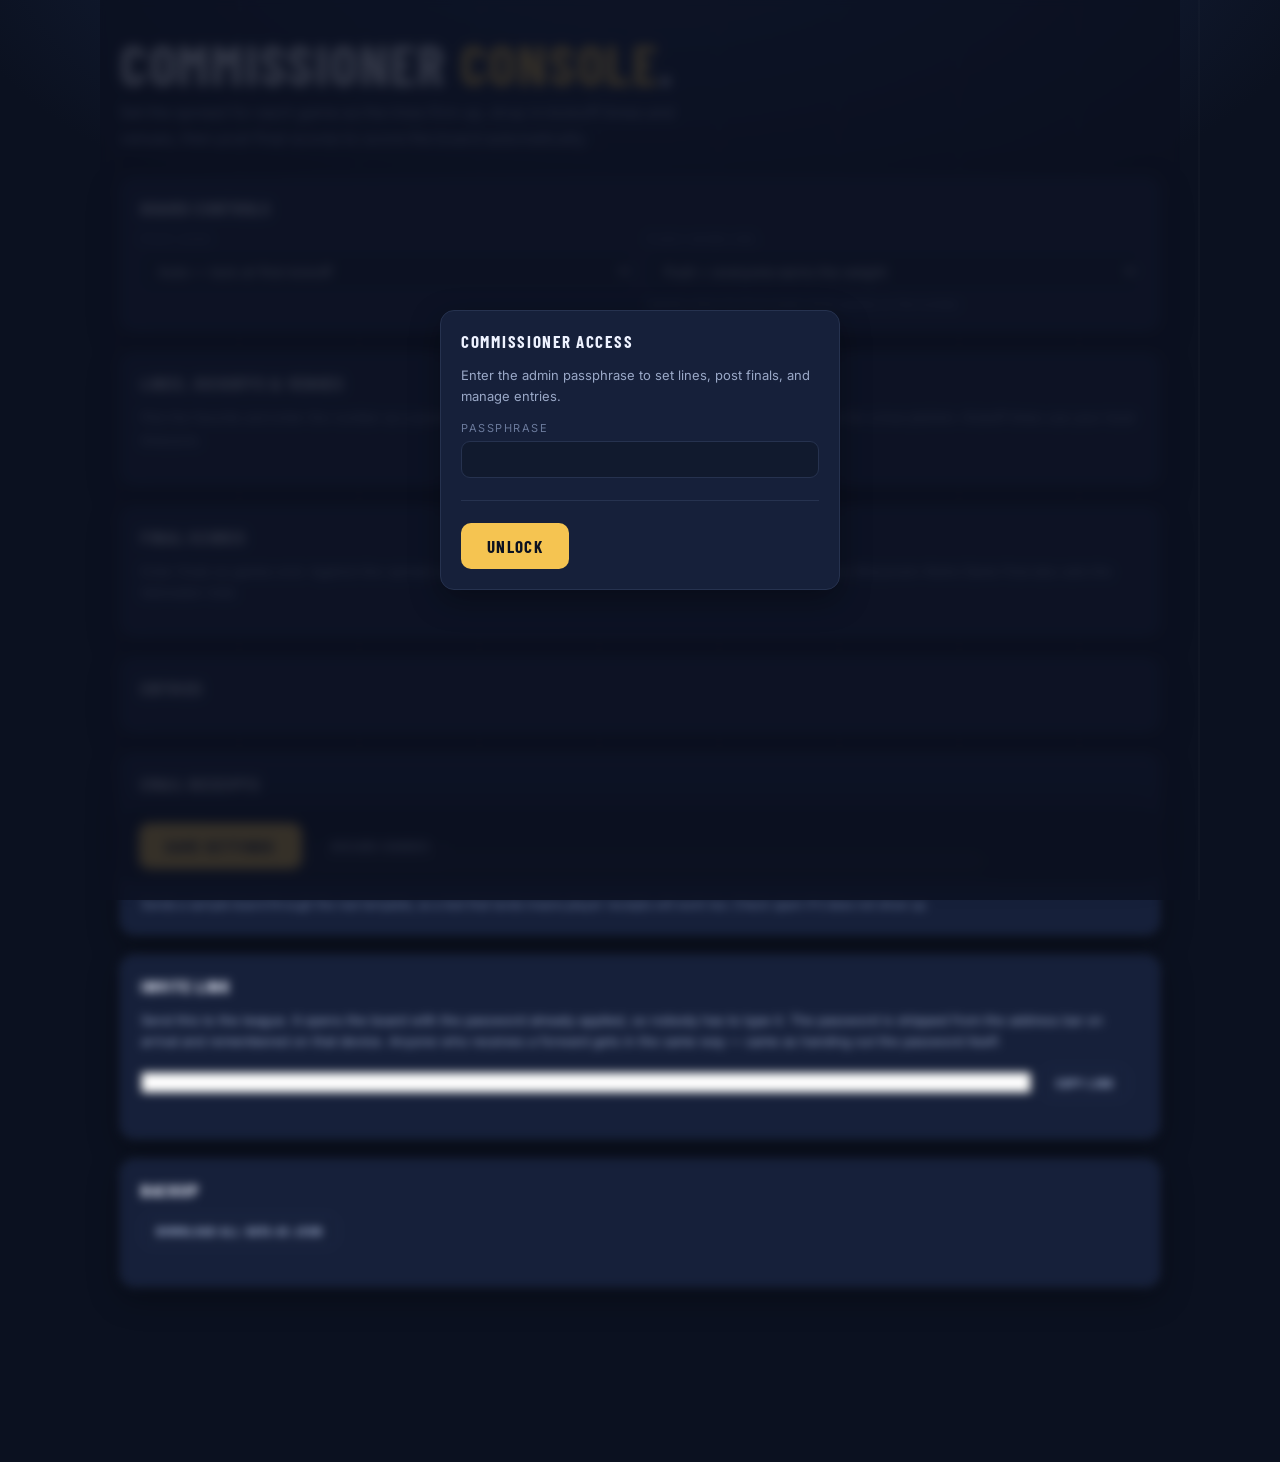
<file: draft-order-pickem/admin.html>
<!DOCTYPE html>
<html lang="en">
<head>
<meta charset="utf-8">
<meta name="viewport" content="width=device-width, initial-scale=1, viewport-fit=cover">
<meta name="theme-color" content="#0b1120">
<meta name="apple-mobile-web-app-capable" content="yes">
<title>DBFFL Draft Order Pick Em — Admin</title>
<link rel="preconnect" href="https://fonts.googleapis.com">
<link rel="preconnect" href="https://fonts.gstatic.com" crossorigin>
<link href="https://fonts.googleapis.com/css2?family=Barlow+Condensed:wght@500;600;700&family=Inter:wght@400;600;700&display=swap" rel="stylesheet">
<link rel="stylesheet" href="assets/css/style.css?v=202609040625">
</head>
<body>

<div class="wrap gate" id="gate">
  <div class="panel">
    <h3>Commissioner access</h3>
    <p>Enter the admin passphrase to set lines, post finals, and manage entries.</p>
    <div class="field">
      <label for="pass">Passphrase</label>
      <input id="pass" type="password" autocomplete="current-password">
    </div>
    <div class="submitbar">
      <button class="btn" id="enterBtn" type="button">Unlock</button>
      <span class="status" id="gateStatus"></span>
    </div>
  </div>
</div>

<main class="wrap veiled" id="app" inert>
  <section class="hero">
    <h1>Commissioner <em>console</em>.</h1>
    <p>Set the spread for each game as the lines firm up, drop in kickoff times and venues,
       then post final scores to score the board automatically.</p>
  </section>

  <div id="banners"></div>

  <div class="panel">
    <h3>Board controls</h3>
    <div class="grid2">
      <div class="field">
        <label for="lockMode">Pick lock</label>
        <select id="lockMode">
          <option value="auto">Auto — lock at first kickoff</option>
          <option value="open">Force open — accept picks regardless</option>
          <option value="closed">Force closed — lock now</option>
        </select>
        <span class="note" id="lockNote"></span>
      </div>
      <div class="field">
        <label for="pushRule">Push handling</label>
        <select id="pushRule">
          <option value="credit">Push = everyone earns the weight</option>
          <option value="none">Push = nobody earns the weight</option>
        </select>
        <span class="note">Applies when the final margin lands exactly on the number.</span>
      </div>
    </div>
  </div>

  <div class="panel">
    <h3>Lines, kickoffs &amp; venues</h3>
    <p>Pick the favorite and enter the number as a positive value (a 13.5-point favorite is <code>13.5</code>).
       Leave the favorite blank for a true pick&rsquo;em. Kickoff times use your local timezone.</p>
    <div id="odds"></div>
  </div>

  <div class="panel">
    <h3>Final scores</h3>
    <p>Enter finals as games end. Against-the-spread results and every player&rsquo;s score update the
       moment you save. The Wisconsin&ndash;Notre Dame final also sets the tiebreaker total.</p>
    <div id="finals"></div>
  </div>

  <div class="panel">
    <h3>Entries</h3>
    <div id="entries"></div>
  </div>

  <div class="panel">
    <h3>Email receipts</h3>
    <p id="emailState">Checking&hellip;</p>
    <div class="toolbar">
      <input type="email" id="testEmail" placeholder="you@example.com" autocapitalize="none"
             spellcheck="false" style="flex:1;min-width:220px">
      <button class="btn ghost sm" id="sendTestBtn" type="button">Send test email</button>
      <span class="status" id="testStatus"></span>
    </div>
    <p style="margin:12px 0 0;font-size:12px;color:var(--ink-faint)">
      Sends a sample board through the real template, so a test that lands means player receipts
      will work too. Check spam if it does not show up.</p>
  </div>

  <div class="panel">
    <h3>Invite link</h3>
    <p>Send this to the league. It opens the board with the password already applied, so nobody
       has to type it. The password is stripped from the address bar on arrival and remembered on
       that device. Anyone who receives a forward gets in the same way &mdash; same as handing out
       the password itself.</p>
    <div class="toolbar">
      <input type="text" id="shareUrl" readonly style="flex:1;min-width:260px">
      <button class="btn ghost sm" id="copyShareBtn" type="button">Copy link</button>
      <span class="status" id="shareStatus"></span>
    </div>
  </div>

  <div class="panel">
    <h3>Backup</h3>
    <div class="toolbar">
      <button class="btn ghost sm" id="exportBtn" type="button">Download all data as JSON</button>
    </div>
  </div>

  <div class="savebar">
    <button class="btn" id="saveBtn" type="button">Save settings</button>
    <button class="btn ghost sm" id="revertBtn" type="button">Discard changes</button>
    <span class="status" id="saveStatus"></span>
  </div>
</main>

<script type="module" src="assets/js/admin.js?v=202609040625"></script>
</body>
</html>
</file>
<file: ledger/style.css>
:root {
  color-scheme: dark;
  --bg: #0A0C11; --surface: #11141B; --card: #141822; --card-hover: #191E2A;
  --border: #232A38; --border-sub: #1A202B;
  --text: #ECEFF4; --text-2: #A3ACBB; --text-3: #808B9C;
  --accent: #F08BA8; --accent-dim: rgba(240,139,168,.12); --accent-ink: #1a0a10;
  --good: #34D399; --warn: #F5C451; --bad: #F87171;
  /* categorical series (validated, dark) — status quo is neutral, not a slot */
  --s0: #808B9C; --s1: #3987e5; --s2: #d95926; --s3: #199e70; --s4: #c98500; --s5: #d55181;
  /* sequential blue for the payment stack + a neutral for living costs */
  --k1: #9ec5f4; --k2: #5598e7; --k3: #2a78d6; --k4: #184f95; --kg: #3a4254;
  --grid: #232A38; --axis: #3a4254;
  --shadow: 0 1px 2px rgba(0,0,0,.4);
}
:root[data-theme="light"] {
  color-scheme: light;
  --bg: #F3F4F7; --surface: #FFFFFF; --card: #FFFFFF; --card-hover: #FAFBFD;
  --border: #DCE1E9; --border-sub: #E9EDF3;
  --text: #11141B; --text-2: #515D70; --text-3: #616C7C;
  --accent: #B0245A; --accent-dim: rgba(176,36,90,.09); --accent-ink: #fff;
  --good: #0E7F5C; --warn: #8A5E08; --bad: #B42318;
  --s0: #616C7C; --s1: #2a78d6; --s2: #eb6834; --s3: #1baf7a; --s4: #eda100; --s5: #e87ba4;
  --k1: #86b6ef; --k2: #3987e5; --k3: #256abf; --k4: #104281; --kg: #cfd5df;
  --grid: #E9EDF3; --axis: #C7CEDA;
  --shadow: 0 1px 2px rgba(16,24,40,.05);
}

*, *::before, *::after { box-sizing: border-box; margin: 0; padding: 0; }
html { -webkit-text-size-adjust: 100%; }
body {
  background: var(--bg); color: var(--text);
  font: 15px/1.5 Inter, system-ui, -apple-system, "Segoe UI", sans-serif;
  min-height: 100vh;
}
button, input, select { font: inherit; color: inherit; }
button { cursor: pointer; }
a { color: var(--accent); }
.mono, .num { font-variant-numeric: tabular-nums; }
.hide { display: none !important; }
:focus-visible { outline: 2px solid var(--accent); outline-offset: 2px; }

/* ---- shell ---- */
.wrap { max-width: 1120px; margin: 0 auto; padding: 0 16px; }
header.top { border-bottom: 1px solid var(--border); background: var(--surface); }
header.top .wrap { display: flex; align-items: center; gap: 14px; padding-top: 14px; padding-bottom: 14px; flex-wrap: wrap; }
.mark { font: 700 22px/1 "Barlow Condensed", Inter, sans-serif; letter-spacing: .14em; text-transform: uppercase; }
.mark i { font-style: normal; color: var(--accent); }
.sub { color: var(--text-3); font-size: 13px; }
.grow { flex: 1; }
.pill { display: inline-flex; align-items: center; gap: 7px; font-size: 12.5px; color: var(--text-2); border: 1px solid var(--border); border-radius: 999px; padding: 4px 11px; background: var(--card); }
.pill .dot { width: 8px; height: 8px; border-radius: 50%; background: var(--text-3); }
.pill.ok .dot { background: var(--good); }
.pill.busy .dot { background: var(--warn); }
.pill.err .dot { background: var(--bad); }
.btn { border: 1px solid var(--border); background: var(--card); border-radius: 8px; padding: 7px 13px; font-size: 13.5px; font-weight: 500; }
.btn:hover { background: var(--card-hover); }
.btn.primary { background: var(--accent); border-color: var(--accent); color: var(--accent-ink); font-weight: 600; }
.btn.primary:hover { filter: brightness(1.06); }
.btn.ghost { background: transparent; }
.btn.small { padding: 4px 9px; font-size: 12.5px; }
.btn.danger { color: var(--bad); }
.btn:disabled { opacity: .5; cursor: default; }

nav.tabs { border-bottom: 1px solid var(--border); background: var(--surface); position: sticky; top: 0; z-index: 5; }
nav.tabs .wrap { display: flex; gap: 2px; overflow-x: auto; }
nav.tabs button { background: none; border: 0; border-bottom: 2px solid transparent; padding: 11px 14px; color: var(--text-2); font-weight: 500; white-space: nowrap; }
nav.tabs button:hover { color: var(--text); }
nav.tabs button[aria-selected="true"] { color: var(--text); border-bottom-color: var(--accent); }

main { padding: 22px 0 60px; }
h2 { font: 600 13px/1 Inter, sans-serif; letter-spacing: .09em; text-transform: uppercase; color: var(--text-3); margin: 30px 0 12px; }
h2:first-child { margin-top: 0; }
h3 { font-size: 15px; font-weight: 600; margin-bottom: 4px; }
p.note { color: var(--text-2); font-size: 13.5px; max-width: 78ch; }
.card { background: var(--card); border: 1px solid var(--border); border-radius: 12px; padding: 16px 18px; box-shadow: var(--shadow); }
.grid { display: grid; gap: 12px; }
.g4 { grid-template-columns: repeat(4, 1fr); }
.g2 { grid-template-columns: repeat(2, 1fr); }
@media (max-width: 860px) { .g4 { grid-template-columns: repeat(2, 1fr); } .g2 { grid-template-columns: 1fr; } }
@media (max-width: 480px) { .g4 { grid-template-columns: repeat(2, 1fr); } .stat .v { font-size: 21px; } .card { padding: 14px; } }

.stat .l { font-size: 12.5px; color: var(--text-3); }
.stat .v { font: 600 26px/1.2 Inter, sans-serif; margin-top: 2px; letter-spacing: -.01em; }
.stat .d { font-size: 12.5px; color: var(--text-2); margin-top: 2px; }

/* ---- lock ---- */
.lock { position: fixed; inset: 0; background: var(--bg); z-index: 50; display: grid; place-items: center; padding: 20px; overflow: auto; }
.lock .card { width: 100%; max-width: 420px; padding: 26px; }
.lock .mark { font-size: 30px; margin-bottom: 4px; }
.lock p { color: var(--text-2); font-size: 13.5px; margin: 8px 0 16px; }
.lock .msg { margin-top: 12px; font-size: 13.5px; }
.lock .msg.err { color: var(--bad); }
.lock .msg.ok { color: var(--good); }
label.f { display: block; font-size: 12.5px; color: var(--text-2); margin-bottom: 4px; }
input[type=text], input[type=password], input[type=number], select {
  width: 100%; background: var(--surface); border: 1px solid var(--border); border-radius: 8px; padding: 8px 10px; min-height: 38px;
}
input[type=number] { font-variant-numeric: tabular-nums; }
input:disabled { opacity: .55; }
.row { display: flex; gap: 8px; align-items: center; flex-wrap: wrap; }
.stack > * + * { margin-top: 10px; }

/* ---- forms ---- */
.fields { display: grid; grid-template-columns: repeat(auto-fill, minmax(200px, 1fr)); gap: 12px 14px; }
.field label { display: flex; gap: 6px; align-items: center; font-size: 12.5px; color: var(--text-2); margin-bottom: 4px; }
.field .hint { font-size: 11.5px; color: var(--text-3); margin-top: 3px; line-height: 1.35; }
.field .unit { position: relative; }
.field .unit input { padding-right: 34px; }
.field .unit span { position: absolute; right: 10px; top: 50%; transform: translateY(-50%); color: var(--text-3); font-size: 12.5px; pointer-events: none; }
.field .unit.pre input { padding-left: 24px; padding-right: 10px; }
.field .unit.pre span { left: 10px; right: auto; }
.dot-unconfirmed { width: 6px; height: 6px; border-radius: 50%; background: var(--warn); flex: none; }
.check { display: flex; align-items: center; gap: 8px; font-size: 13.5px; }
.check input { width: 16px; height: 16px; accent-color: var(--accent); }
.legend-note { display: flex; align-items: center; gap: 7px; font-size: 12.5px; color: var(--text-3); margin-bottom: 14px; }

/* ---- tables ---- */
.tablewrap { overflow-x: auto; }
table { width: 100%; border-collapse: collapse; font-size: 13.5px; }
th, td { padding: 8px 10px; text-align: right; border-bottom: 1px solid var(--border-sub); white-space: nowrap; }
th:first-child, td:first-child { text-align: left; }
thead th { font-weight: 600; color: var(--text-2); vertical-align: bottom; white-space: normal; min-width: 118px; }
thead th:first-child { min-width: 190px; }
th .chip { display: inline-block; width: 18px; height: 3px; border-radius: 2px; margin-right: 6px; vertical-align: middle; }
tbody th { font-weight: 400; color: var(--text-2); }
tr.sec td, tr.sec th { padding-top: 16px; font-size: 11.5px; letter-spacing: .08em; text-transform: uppercase; color: var(--text-3); border-bottom-color: var(--border); }
td.pos { color: var(--good); }
td.neg { color: var(--bad); }
td.strong, th.strong { font-weight: 600; color: var(--text); }
.flag { display: inline-flex; align-items: center; gap: 4px; font-size: 12px; }
.flag.warn { color: var(--warn); }
.flag.bad { color: var(--bad); }
.flag.ok { color: var(--good); }

/* ---- charts ---- */
.chartcard { position: relative; }
.chartcard h3 { margin-bottom: 2px; }
.legend { display: flex; flex-wrap: wrap; gap: 6px 16px; margin: 8px 0 4px; font-size: 12.5px; color: var(--text-2); }
.legend span { display: inline-flex; align-items: center; gap: 6px; }
.legend i { width: 16px; height: 3px; border-radius: 2px; display: inline-block; }
.legend i.box { height: 10px; width: 10px; border-radius: 2px; }
svg.chart { width: 100%; height: auto; display: block; overflow: visible; touch-action: pan-y; }
svg.chart text { fill: var(--text-3); font: 11.5px Inter, sans-serif; font-variant-numeric: tabular-nums; }
svg.chart .grid { stroke: var(--grid); stroke-width: 1; }
svg.chart .axis { stroke: var(--axis); stroke-width: 1; }
svg.chart .zero { stroke: var(--text-3); stroke-width: 1; stroke-dasharray: 2 3; }
svg.chart .ln { fill: none; stroke-width: 2; stroke-linejoin: round; stroke-linecap: round; }
svg.chart .cross { stroke: var(--text-3); stroke-width: 1; }
svg.chart .pt { stroke: var(--card); stroke-width: 2; }
svg.chart .seg { stroke: var(--card); stroke-width: 2; }
svg.chart .seg:hover, svg.chart .seg:focus { filter: brightness(1.15); outline: none; }
svg.chart .mk { stroke: var(--text); stroke-width: 2; }
svg.chart .rowlabel { fill: var(--text-2); font-size: 12.5px; }
svg.chart .segval { fill: #fff; font-size: 11px; pointer-events: none; }
svg.chart .segval.t1 { fill: #0b1220; }
svg.chart .segval.tg { fill: var(--text-2); }
.c0 { stroke: var(--s0); fill: var(--s0); stroke-dasharray: 5 4; }
.c1 { stroke: var(--s1); fill: var(--s1); }
.c2 { stroke: var(--s2); fill: var(--s2); stroke-dasharray: 8 4; }
.c3 { stroke: var(--s3); fill: var(--s3); stroke-dasharray: 2 3; }
.c4 { stroke: var(--s4); fill: var(--s4); stroke-dasharray: 10 3 2 3; }
.c5 { stroke: var(--s5); fill: var(--s5); stroke-dasharray: 3 3 8 3; }
svg.chart .pt.c0, svg.chart .pt.c1, svg.chart .pt.c2, svg.chart .pt.c3, svg.chart .pt.c4, svg.chart .pt.c5 { stroke-dasharray: none; stroke: var(--card); }
.bg0 { background: var(--s0); } .bg1 { background: var(--s1); } .bg2 { background: var(--s2); }
.bg3 { background: var(--s3); } .bg4 { background: var(--s4); } .bg5 { background: var(--s5); }
.fk1 { fill: var(--k1); } .fk2 { fill: var(--k2); } .fk3 { fill: var(--k3); } .fk4 { fill: var(--k4); } .fkg { fill: var(--kg); }
.bk1 { background: var(--k1); } .bk2 { background: var(--k2); } .bk3 { background: var(--k3); } .bk4 { background: var(--k4); } .bkg { background: var(--kg); }
.tip { position: fixed; z-index: 30; pointer-events: none; background: var(--surface); border: 1px solid var(--border); border-radius: 8px;
  padding: 8px 10px; font-size: 12.5px; box-shadow: 0 6px 20px rgba(0,0,0,.35); min-width: 150px; max-width: 280px; }
.tip .h { color: var(--text-3); margin-bottom: 4px; }
.tip .r { display: flex; align-items: center; gap: 7px; padding: 1px 0; }
.tip .r b { margin-left: auto; padding-left: 12px; font-weight: 600; font-variant-numeric: tabular-nums; }
.tip .r i { width: 12px; height: 3px; border-radius: 2px; flex: none; }
.tip .r i.box { height: 10px; width: 10px; }

/* ---- scenario editor ---- */
details.sc { border: 1px solid var(--border); border-radius: 10px; background: var(--card); margin-bottom: 8px; }
details.sc > summary { list-style: none; padding: 11px 14px; display: flex; align-items: center; gap: 10px; cursor: pointer; font-weight: 500; }
details.sc > summary::-webkit-details-marker { display: none; }
details.sc > summary::before { content: "▸"; color: var(--text-3); transition: transform .15s; }
details.sc[open] > summary::before { transform: rotate(90deg); }
details.sc .body { padding: 4px 14px 14px; border-top: 1px solid var(--border-sub); }
.chip-i { width: 18px; height: 3px; border-radius: 2px; flex: none; }
.slider { display: flex; align-items: center; gap: 10px; }
.slider input[type=range] { width: 160px; accent-color: var(--accent); }
.filters { display: flex; gap: 22px; flex-wrap: wrap; align-items: center; padding: 12px 16px; }
.filters .lab { font-size: 13px; color: var(--text-2); }
.filters .val { font-variant-numeric: tabular-nums; min-width: 46px; font-weight: 600; }

/* ---- spending ---- */
.drop { border: 1.5px dashed var(--border); border-radius: 12px; padding: 22px; text-align: center; color: var(--text-2); }
.drop.over { border-color: var(--accent); background: var(--accent-dim); }
.bar { height: 8px; border-radius: 4px; background: var(--k2); min-width: 2px; }
.barrow { display: grid; grid-template-columns: 22px 150px 1fr 90px; gap: 10px; align-items: center; padding: 5px 0; font-size: 13.5px; }
.barrow.off { opacity: .45; }
.empty { text-align: center; padding: 44px 16px; color: var(--text-2); }
.empty h3 { font-size: 17px; margin-bottom: 6px; color: var(--text); }
.badge { font-size: 11px; padding: 1px 7px; border-radius: 999px; border: 1px solid var(--border); color: var(--text-3); }
dialog { background: var(--card); color: var(--text); border: 1px solid var(--border); border-radius: 12px; padding: 22px; max-width: 460px; width: calc(100% - 32px); margin: auto; }
dialog::backdrop { background: rgba(0,0,0,.55); }
dialog h3 { margin-bottom: 8px; }
dialog p { color: var(--text-2); font-size: 13.5px; margin-bottom: 14px; }
@media (prefers-reduced-motion: reduce) { * { transition: none !important; } }
</file>
<file: maui-guide/styles.css>
/* ==========================================================================
   Maui guide — mobile first. Designed for a phone in bright sun, one-handed.
   ========================================================================== */

:root {
  --ocean-900: #06212e;
  --ocean-800: #0a3143;
  --ocean-700: #0e4a5f;
  --ocean-500: #147b8c;
  --teal:      #2f8f8a;
  --teal-lt:   #5fc4b8;
  --sun:       #e8703a;
  --sun-lt:    #f7a072;
  --gold:      #f2c14e;
  --sand:      #f6efe4;
  --coral:     #d95d52;

  --bg:        #f7f3ec;
  --surface:   #ffffff;
  --surface-2: #fdfaf5;
  --ink:       #12262f;
  --ink-2:     #46606b;
  --ink-3:     #7d949d;
  --line:      #e4dccf;
  --line-2:    #efe8dc;

  --accent:    var(--sun);

  --r-sm: 10px;
  --r:    16px;
  --r-lg: 22px;

  --sh-1: 0 1px 2px rgba(10,49,67,.05), 0 2px 8px rgba(10,49,67,.05);
  --sh-2: 0 2px 6px rgba(10,49,67,.07), 0 10px 28px rgba(10,49,67,.09);

  --safe-b: env(safe-area-inset-bottom, 0px);
  --nav-h: 58px;
}

@media (prefers-color-scheme: dark) {
  :root {
    --bg:        #071b25;
    --surface:   #0d2833;
    --surface-2: #113240;
    --ink:       #eaf3f5;
    --ink-2:     #a3bcc5;
    --ink-3:     #6d8b96;
    --line:      #1c4152;
    --line-2:    #173646;
    --sand:      #123141;
    --sh-1: 0 1px 2px rgba(0,0,0,.3), 0 2px 8px rgba(0,0,0,.2);
    --sh-2: 0 2px 6px rgba(0,0,0,.35), 0 10px 28px rgba(0,0,0,.3);
  }
}

* { box-sizing: border-box; }

html { -webkit-text-size-adjust: 100%; }

body {
  margin: 0;
  background: var(--bg);
  color: var(--ink);
  font: 400 16px/1.55 ui-sans-serif, -apple-system, BlinkMacSystemFont, 'Segoe UI',
        'Helvetica Neue', Arial, sans-serif;
  -webkit-font-smoothing: antialiased;
  padding-bottom: calc(var(--nav-h) + var(--safe-b) + 8px);
  overflow-x: hidden;
}

h1, h2, h3, h4 { margin: 0; line-height: 1.2; font-weight: 650; letter-spacing: -0.015em; }
p { margin: 0; }
a { color: inherit; }
button { font: inherit; color: inherit; }

.wrap { max-width: 720px; margin: 0 auto; padding: 0 16px; }

/* ---------- Hero ---------------------------------------------------------- */

.hero {
  position: relative;
  overflow: hidden;
  color: #fff;
  background: linear-gradient(170deg, #0a3143 0%, #10566a 45%, #1f8a86 100%);
  padding: 26px 0 22px;
}
.hero::after {
  content: '';
  position: absolute; inset: 0;
  background: radial-gradient(120% 70% at 78% 8%, rgba(242,193,78,.36), transparent 62%);
  pointer-events: none;
}
.hero > .wrap { position: relative; z-index: 2; }

.hero-eyebrow {
  font-size: 11px; letter-spacing: .16em; text-transform: uppercase;
  color: rgba(255,255,255,.72); font-weight: 600;
}
.hero h1 {
  font-size: clamp(38px, 12vw, 60px);
  font-weight: 750; letter-spacing: -0.035em;
  margin: 4px 0 2px;
}
.hero-sub { color: rgba(255,255,255,.82); font-size: 14.5px; }

.countdown {
  display: flex; gap: 8px; margin-top: 18px;
}
.cd-cell {
  flex: 1; text-align: center;
  background: rgba(255,255,255,.12);
  border: 1px solid rgba(255,255,255,.16);
  border-radius: var(--r-sm);
  padding: 9px 4px 7px;
  backdrop-filter: blur(6px);
}
.cd-n { font-size: 24px; font-weight: 700; letter-spacing: -.03em; font-variant-numeric: tabular-nums; }
.cd-l { font-size: 9.5px; letter-spacing: .13em; text-transform: uppercase; color: rgba(255,255,255,.7); }

.cd-live {
  margin-top: 16px;
  background: rgba(255,255,255,.14);
  border: 1px solid rgba(255,255,255,.2);
  border-radius: var(--r);
  padding: 13px 15px;
}
.cd-live-k { font-size: 10.5px; letter-spacing: .14em; text-transform: uppercase; color: var(--gold); font-weight: 650; }
.cd-live-t { font-size: 17px; font-weight: 650; margin-top: 3px; }
.cd-live-d { font-size: 13.5px; color: rgba(255,255,255,.8); margin-top: 3px; }

/* ---------- Base switcher ------------------------------------------------- */

.baseswitch {
  position: sticky; top: 0; z-index: 40;
  background: color-mix(in srgb, var(--bg) 88%, transparent);
  backdrop-filter: saturate(160%) blur(12px);
  border-bottom: 1px solid var(--line);
  padding: 9px 0;
}
.baseswitch .wrap { display: flex; align-items: center; gap: 9px; }
.bs-label { font-size: 10.5px; letter-spacing: .12em; text-transform: uppercase; color: var(--ink-3); font-weight: 650; flex-shrink: 0; }
.bs-track { display: flex; gap: 4px; background: var(--line-2); border-radius: 999px; padding: 3px; flex: 1; }
.bs-btn {
  flex: 1; border: 0; background: transparent; border-radius: 999px;
  padding: 7px 8px; font-size: 13px; font-weight: 600; color: var(--ink-2);
  cursor: pointer; transition: background .18s, color .18s; white-space: nowrap;
}
.bs-btn[aria-pressed="true"] { background: var(--surface); color: var(--ink); box-shadow: var(--sh-1); }

/* ---------- Sections ------------------------------------------------------ */

section { padding: 28px 0 4px; scroll-margin-top: 62px; }

.sec-head { display: flex; align-items: baseline; justify-content: space-between; gap: 12px; margin-bottom: 14px; }
.sec-head h2 { font-size: 23px; }
.sec-head .sec-note { font-size: 12.5px; color: var(--ink-3); text-align: right; }

.card {
  background: var(--surface);
  border: 1px solid var(--line);
  border-radius: var(--r);
  box-shadow: var(--sh-1);
}

/* ---------- Map ----------------------------------------------------------- */

.mapcard { padding: 4px 4px 10px; overflow: hidden; }
.mapsvg { display: block; width: 100%; height: auto; border-radius: 13px; }
.map-legend {
  display: flex; flex-wrap: wrap; gap: 6px 14px;
  padding: 8px 12px 2px; font-size: 11.5px; color: var(--ink-2);
}
.map-legend span { display: inline-flex; align-items: center; gap: 5px; }
.lg-dot { width: 9px; height: 9px; border-radius: 50%; }

.mp-hit { cursor: pointer; }
.mp-hit:focus { outline: none; }
.mp-hit:focus-visible circle { stroke: var(--ink); stroke-width: 2.5; }

/* ---------- Hotels -------------------------------------------------------- */

.hotelgrid { display: grid; gap: 12px; }
.hotel { padding: 16px 16px 14px; position: relative; overflow: hidden; }
.hotel::before {
  content: ''; position: absolute; left: 0; top: 0; bottom: 0; width: 4px;
  background: var(--hc, var(--accent));
}
.hotel.is-active { border-color: color-mix(in srgb, var(--hc) 45%, var(--line)); }
.hotel-top { display: flex; justify-content: space-between; align-items: flex-start; gap: 10px; }
.hotel-region { font-size: 10.5px; letter-spacing: .13em; text-transform: uppercase; color: var(--hc); font-weight: 700; }
.hotel h3 { font-size: 19px; margin-top: 2px; }
.hotel-dates { font-size: 13px; color: var(--ink-2); margin-top: 4px; }
.hotel-room { font-size: 12.5px; color: var(--ink-3); margin-top: 1px; }
.nights {
  flex-shrink: 0; text-align: center; background: var(--surface-2);
  border: 1px solid var(--line); border-radius: 11px; padding: 6px 10px; min-width: 52px;
}
.nights b { display: block; font-size: 19px; line-height: 1.1; }
.nights span { font-size: 9.5px; letter-spacing: .1em; text-transform: uppercase; color: var(--ink-3); }

.perks { list-style: none; padding: 0; margin: 12px 0 0; display: flex; flex-wrap: wrap; gap: 6px; }
.perks li {
  font-size: 12px; background: color-mix(in srgb, var(--hc) 11%, transparent);
  color: color-mix(in srgb, var(--hc) 78%, var(--ink));
  border-radius: 999px; padding: 4px 10px; font-weight: 550;
}
.hotel-note {
  margin-top: 11px; font-size: 12.5px; color: var(--ink-2);
  border-left: 2px solid var(--line); padding-left: 10px;
}
.hotel-acts { display: flex; gap: 8px; margin-top: 13px; }

.btn {
  flex: 1; display: inline-flex; align-items: center; justify-content: center; gap: 6px;
  border: 1px solid var(--line); background: var(--surface-2); color: var(--ink);
  border-radius: 10px; padding: 9px 10px; font-size: 13px; font-weight: 600;
  text-decoration: none; cursor: pointer; transition: background .15s, border-color .15s;
}
.btn:active { background: var(--line-2); }
.btn svg { width: 15px; height: 15px; flex-shrink: 0; }
.btn-primary { background: var(--ocean-700); border-color: var(--ocean-700); color: #fff; }

/* ---------- Timeline ------------------------------------------------------ */

.daynav {
  display: flex; gap: 6px; overflow-x: auto; padding: 2px 0 10px;
  scrollbar-width: none; -ms-overflow-style: none;
}
.daynav::-webkit-scrollbar { display: none; }
.daychip {
  flex-shrink: 0; border: 1px solid var(--line); background: var(--surface);
  border-radius: 12px; padding: 7px 11px; cursor: pointer; text-align: center; min-width: 52px;
}
.daychip b { display: block; font-size: 15px; line-height: 1.15; }
.daychip span { font-size: 9.5px; letter-spacing: .09em; text-transform: uppercase; color: var(--ink-3); }
.daychip[aria-pressed="true"] { background: var(--ocean-700); border-color: var(--ocean-700); color: #fff; }
.daychip[aria-pressed="true"] span { color: rgba(255,255,255,.72); }
.daychip.is-today { box-shadow: 0 0 0 2px var(--gold); }

.day { padding: 15px 16px 6px; margin-bottom: 12px; }
.day-head { display: flex; align-items: baseline; gap: 9px; flex-wrap: wrap; margin-bottom: 12px; }
.day-date { font-size: 10.5px; letter-spacing: .13em; text-transform: uppercase; color: var(--ink-3); font-weight: 650; }
.day h3 { font-size: 18px; }
.day-badge {
  font-size: 10px; letter-spacing: .08em; text-transform: uppercase; font-weight: 700;
  border-radius: 999px; padding: 3px 8px;
  background: color-mix(in srgb, var(--hc) 14%, transparent); color: var(--hc);
}

.tl { list-style: none; margin: 0; padding: 0 0 10px; position: relative; }
.tl::before {
  content: ''; position: absolute; left: 15px; top: 6px; bottom: 14px;
  width: 2px; background: var(--line-2); border-radius: 2px;
}
.ev { display: flex; gap: 12px; padding-bottom: 15px; position: relative; }
.ev-dot {
  flex-shrink: 0; width: 32px; height: 32px; border-radius: 50%;
  background: var(--surface); border: 2px solid var(--line);
  display: grid; place-items: center; z-index: 1;
}
.ev-dot svg { width: 15px; height: 15px; }
.ev.is-lock .ev-dot { border-color: var(--ocean-500); background: var(--ocean-700); color: #fff; }
.ev.is-idea .ev-dot { border-style: dashed; color: var(--ink-3); }

.ev-body { flex: 1; min-width: 0; padding-top: 3px; }
.ev-meta { display: flex; align-items: center; gap: 7px; flex-wrap: wrap; }
.ev-time { font-size: 12.5px; font-weight: 700; font-variant-numeric: tabular-nums; color: var(--ink-2); }
.ev-tz { font-size: 9.5px; letter-spacing: .08em; text-transform: uppercase; color: var(--ink-3); border: 1px solid var(--line); border-radius: 4px; padding: 0 4px; }
.ev-title { font-size: 15.5px; font-weight: 620; margin-top: 1px; }
.ev.is-idea .ev-title { font-weight: 550; }
.ev-detail { font-size: 13.5px; color: var(--ink-2); margin-top: 3px; }
.ev-acts { display: flex; gap: 7px; margin-top: 8px; flex-wrap: wrap; }
.chip {
  display: inline-flex; align-items: center; gap: 5px;
  font-size: 12px; font-weight: 600; text-decoration: none;
  border: 1px solid var(--line); background: var(--surface-2);
  border-radius: 8px; padding: 5px 9px; cursor: pointer;
}
.chip svg { width: 13px; height: 13px; }
.chip-alert { border-color: color-mix(in srgb, var(--coral) 45%, var(--line)); color: var(--coral); background: color-mix(in srgb, var(--coral) 8%, transparent); }

/* ---------- Spots --------------------------------------------------------- */

.filters { display: flex; gap: 6px; overflow-x: auto; padding-bottom: 12px; scrollbar-width: none; }
.filters::-webkit-scrollbar { display: none; }
.fchip {
  flex-shrink: 0; border: 1px solid var(--line); background: var(--surface);
  border-radius: 999px; padding: 6px 13px; font-size: 13px; font-weight: 600;
  color: var(--ink-2); cursor: pointer;
}
.fchip[aria-pressed="true"] { background: var(--ocean-700); border-color: var(--ocean-700); color: #fff; }

.spotlist { display: grid; gap: 10px; }
.spot { padding: 14px 15px 13px; }
.spot-top { display: flex; gap: 12px; align-items: flex-start; justify-content: space-between; }
.spot h3 { font-size: 16px; }
.spot-cat { font-size: 10px; letter-spacing: .1em; text-transform: uppercase; font-weight: 700; margin-bottom: 3px; }
.spot-blurb { font-size: 13.5px; color: var(--ink-2); margin-top: 6px; }
.spot-tip {
  font-size: 12.5px; color: var(--ink-2); margin-top: 8px;
  background: var(--surface-2); border-radius: 9px; padding: 8px 10px;
  border-left: 2px solid var(--gold);
}
.spot-tip b { color: var(--ink); }

.distbox {
  flex-shrink: 0; text-align: right; min-width: 76px;
}
.dist-t { font-size: 17px; font-weight: 700; letter-spacing: -.02em; line-height: 1.15; font-variant-numeric: tabular-nums; }
.dist-m { font-size: 11.5px; color: var(--ink-3); font-variant-numeric: tabular-nums; }
.dist-walk { font-size: 10px; letter-spacing: .07em; text-transform: uppercase; font-weight: 700; color: var(--teal); margin-top: 2px; }

.flags { display: flex; gap: 5px; flex-wrap: wrap; margin-top: 9px; }
.flag {
  font-size: 10.5px; font-weight: 700; letter-spacing: .05em; text-transform: uppercase;
  border-radius: 5px; padding: 2px 6px;
}
.flag-caution { background: color-mix(in srgb, var(--coral) 13%, transparent); color: var(--coral); }
.flag-reserve { background: color-mix(in srgb, var(--sun) 15%, transparent); color: #b4521f; }
.flag-boat    { background: color-mix(in srgb, var(--ocean-500) 14%, transparent); color: var(--ocean-500); }
.flag-respect { background: color-mix(in srgb, var(--teal) 14%, transparent); color: var(--teal); }

@media (prefers-color-scheme: dark) {
  .flag-reserve { color: var(--sun-lt); }
}

/* ---------- Happy hours --------------------------------------------------- */

.hh { padding: 14px 15px 13px; position: relative; }
.hh.is-open { border-color: color-mix(in srgb, var(--teal) 50%, var(--line)); }
.hh-top { display: flex; justify-content: space-between; gap: 12px; align-items: flex-start; }
.hh h3 { font-size: 16px; }
.hh-where { font-size: 12.5px; color: var(--ink-3); margin-top: 2px; }
.hh-when {
  display: inline-flex; align-items: center; gap: 6px; margin-top: 8px;
  font-size: 13px; font-weight: 650; color: var(--ink);
}
.hh-when .dot { width: 6px; height: 6px; border-radius: 50%; background: var(--ink-3); }
.hh.is-open .hh-when .dot { background: var(--teal-lt); box-shadow: 0 0 0 3px color-mix(in srgb, var(--teal) 25%, transparent); }
.openflag {
  font-size: 10px; font-weight: 800; letter-spacing: .09em; text-transform: uppercase;
  color: var(--teal); background: color-mix(in srgb, var(--teal) 13%, transparent);
  border-radius: 5px; padding: 2px 6px; margin-left: 3px;
}

.prices { list-style: none; margin: 10px 0 0; padding: 0; display: grid; gap: 3px; }
.prices li { display: flex; justify-content: space-between; gap: 12px; font-size: 13px; padding: 3px 0; border-bottom: 1px dashed var(--line-2); }
.prices li:last-child { border-bottom: 0; }
.prices .p-item { color: var(--ink-2); }
.prices .p-val { font-weight: 700; font-variant-numeric: tabular-nums; white-space: nowrap; }

.hh-note { font-size: 12.5px; color: var(--ink-2); margin-top: 9px; }
.conf {
  display: inline-flex; align-items: center; gap: 4px; font-size: 10.5px; font-weight: 700;
  letter-spacing: .05em; text-transform: uppercase; border-radius: 5px; padding: 2px 6px; margin-top: 9px;
}
.conf-good  { background: color-mix(in srgb, var(--teal) 13%, transparent); color: var(--teal); }
.conf-check { background: color-mix(in srgb, var(--gold) 22%, transparent); color: #8a6414; }
@media (prefers-color-scheme: dark) { .conf-check { color: var(--gold); } }

/* ---------- Sail ---------------------------------------------------------- */

.sail {
  background: linear-gradient(165deg, #0a3143, #14606f 60%, #1f8a86);
  color: #fff; border: 0; padding: 20px 18px 18px; position: relative; overflow: hidden;
}
.sail::after {
  content: ''; position: absolute; right: -30px; bottom: -50px;
  width: 190px; height: 190px; border-radius: 50%;
  background: radial-gradient(circle, rgba(242,193,78,.32), transparent 68%);
}
.sail > * { position: relative; z-index: 1; }
.sail-eyebrow { font-size: 10.5px; letter-spacing: .15em; text-transform: uppercase; color: var(--gold); font-weight: 700; }
.sail h3 { font-size: 22px; margin-top: 3px; }
.sail-when { font-size: 14px; color: rgba(255,255,255,.85); margin-top: 4px; }

.sail-steps { list-style: none; margin: 16px 0 0; padding: 0; }
.sail-steps li { display: flex; gap: 11px; padding-bottom: 13px; }
.ss-time {
  flex-shrink: 0; width: 62px; font-size: 13px; font-weight: 700;
  font-variant-numeric: tabular-nums; color: var(--gold);
}
.ss-body { font-size: 13.5px; color: rgba(255,255,255,.9); }
.ss-body b { color: #fff; display: block; font-size: 14.5px; font-weight: 620; }

.conflict {
  background: rgba(0,0,0,.22); border: 1px solid rgba(255,255,255,.16);
  border-radius: 13px; padding: 13px 14px; margin-top: 4px;
}
.conflict-h { font-size: 12.5px; font-weight: 700; color: var(--gold); display: flex; align-items: center; gap: 6px; }
.conflict-h svg { width: 15px; height: 15px; }
.conflict-q { font-size: 12.5px; color: rgba(255,255,255,.82); margin-top: 8px; padding-left: 10px; border-left: 2px solid rgba(242,193,78,.5); font-style: italic; }
.conflict-q b { font-style: normal; color: #fff; }

.sail-bring { list-style: none; margin: 14px 0 0; padding: 0; display: grid; gap: 5px; }
.sail-bring li { font-size: 13px; color: rgba(255,255,255,.88); padding-left: 20px; position: relative; }
.sail-bring li::before { content: '□'; position: absolute; left: 2px; color: var(--gold); font-size: 14px; }

.sail-acts { display: flex; gap: 8px; margin-top: 16px; flex-wrap: wrap; }
.sail-acts .btn { background: rgba(255,255,255,.14); border-color: rgba(255,255,255,.22); color: #fff; }
.sail-acts .btn-gold { background: var(--gold); border-color: var(--gold); color: #3a2a06; }

/* ---------- Notes --------------------------------------------------------- */

.notegrid { display: grid; gap: 10px; }
.note { padding: 13px 15px; display: flex; gap: 12px; }
.note-ic {
  flex-shrink: 0; width: 32px; height: 32px; border-radius: 9px;
  background: var(--surface-2); border: 1px solid var(--line);
  display: grid; place-items: center; color: var(--ocean-500);
}
.note-ic svg { width: 16px; height: 16px; }
.note h3 { font-size: 14.5px; }
.note p { font-size: 13px; color: var(--ink-2); margin-top: 3px; }

/* ---------- Vault --------------------------------------------------------- */

.vault { padding: 18px 16px 16px; }
.vault-head { display: flex; align-items: center; gap: 11px; }
.vault-lock {
  width: 38px; height: 38px; border-radius: 11px; display: grid; place-items: center;
  background: var(--ocean-700); color: #fff; flex-shrink: 0;
}
.vault-lock svg { width: 19px; height: 19px; }
.vault h2 { font-size: 18px; }
.vault-sub { font-size: 12.5px; color: var(--ink-3); margin-top: 2px; }

.vault-form { display: flex; gap: 8px; margin-top: 14px; }
.vault-form input {
  flex: 1; min-width: 0; font: inherit; font-size: 16px;
  border: 1px solid var(--line); background: var(--surface-2); color: var(--ink);
  border-radius: 10px; padding: 10px 12px;
}
.vault-form input:focus { outline: 2px solid var(--ocean-500); outline-offset: -1px; }
.vault-form button { flex-shrink: 0; padding: 10px 18px; }
.vault-msg { font-size: 12.5px; margin-top: 9px; min-height: 17px; }
.vault-msg.err { color: var(--coral); }
.vault-msg.ok  { color: var(--teal); }

.vault-out { margin-top: 14px; display: grid; gap: 10px; }
.vitem { border: 1px solid var(--line); border-radius: 12px; overflow: hidden; }
.vitem-h { background: var(--surface-2); padding: 9px 12px; border-bottom: 1px solid var(--line); }
.vitem-h b { font-size: 14px; display: block; }
.vitem-h span { font-size: 12px; color: var(--ink-3); }
.vrows { list-style: none; margin: 0; padding: 4px 12px 8px; }
.vrows li { display: flex; justify-content: space-between; gap: 12px; padding: 5px 0; font-size: 13px; border-bottom: 1px dashed var(--line-2); }
.vrows li:last-child { border-bottom: 0; }
.vrows .vk { color: var(--ink-3); flex-shrink: 0; }
.vrows .vv { font-weight: 620; text-align: right; word-break: break-word; }
.vrows .vv.mono { font-family: ui-monospace, 'SF Mono', Menlo, Consolas, monospace; letter-spacing: .02em; }

.copyable { cursor: pointer; border-bottom: 1px dashed var(--ink-3); }
.copyable:active { opacity: .55; }

/* ---------- Bottom nav ---------------------------------------------------- */

.nav {
  position: fixed; left: 0; right: 0; bottom: 0; z-index: 60;
  height: calc(var(--nav-h) + var(--safe-b));
  padding-bottom: var(--safe-b);
  background: color-mix(in srgb, var(--surface) 92%, transparent);
  backdrop-filter: saturate(180%) blur(14px);
  border-top: 1px solid var(--line);
  display: flex;
}
.nav a {
  flex: 1; display: flex; flex-direction: column; align-items: center; justify-content: center;
  gap: 2px; text-decoration: none; color: var(--ink-3); font-size: 10px; font-weight: 600;
  letter-spacing: .02em;
}
.nav a svg { width: 20px; height: 20px; }
.nav a.is-on { color: var(--ocean-500); }
@media (prefers-color-scheme: dark) { .nav a.is-on { color: var(--teal-lt); } }

/* ---------- Footer -------------------------------------------------------- */

.foot { padding: 26px 0 22px; font-size: 12px; color: var(--ink-3); line-height: 1.6; }
.foot b { color: var(--ink-2); }

.sr { position: absolute; width: 1px; height: 1px; overflow: hidden; clip: rect(0,0,0,0); white-space: nowrap; }

/* ---------- Wider screens ------------------------------------------------- */

@media (min-width: 620px) {
  .hotelgrid { grid-template-columns: 1fr 1fr; }
  .spotlist, .notegrid { grid-template-columns: 1fr 1fr; }
  .hhlist { display: grid; grid-template-columns: 1fr 1fr; gap: 10px; }
}

@media (prefers-reduced-motion: reduce) {
  * { animation: none !important; transition: none !important; scroll-behavior: auto !important; }
}

/* ---------- Today ---------------------------------------------------------- */

.today { padding: 16px 16px 14px; position: relative; overflow: hidden; }
.today::before {
  content: ''; position: absolute; left: 0; top: 0; bottom: 0; width: 4px;
  background: var(--hc, var(--ocean-500));
}
.today-head { display: flex; justify-content: space-between; align-items: flex-start; gap: 12px; }
.today-k { font-size: 10.5px; letter-spacing: .13em; text-transform: uppercase; font-weight: 700; color: var(--ink-3); }
.today h3 { font-size: 21px; margin-top: 3px; }
.today-clock { flex-shrink: 0; text-align: right; }
.today-clock b { display: block; font-size: 17px; font-variant-numeric: tabular-nums; letter-spacing: -.02em; }
.today-clock span { font-size: 9.5px; letter-spacing: .11em; text-transform: uppercase; color: var(--ink-3); }
.today-lede { font-size: 14px; color: var(--ink-2); margin-top: 10px; }
.today-lede b { color: var(--ink); }

.nextup {
  margin-top: 14px; padding: 12px 14px; border-radius: 13px;
  background: color-mix(in srgb, var(--hc, var(--ocean-500)) 10%, transparent);
  border: 1px solid color-mix(in srgb, var(--hc, var(--ocean-500)) 26%, transparent);
}
.nextup-k { font-size: 10px; letter-spacing: .13em; text-transform: uppercase; font-weight: 800; color: var(--hc, var(--ocean-500)); }
.nextup-t { font-size: 16px; font-weight: 650; margin-top: 3px; }
.nextup-d { font-size: 13px; color: var(--ink-2); margin-top: 3px; }

.ev.is-past { opacity: .42; }
.ev.is-past .ev-title { text-decoration: line-through; text-decoration-thickness: 1px; }

.today-open { padding: 14px 15px 12px; margin-top: 12px; }
.opennow { list-style: none; margin: 9px 0 0; padding: 0; }
.opennow li { display: flex; justify-content: space-between; gap: 12px; padding: 7px 0; border-bottom: 1px dashed var(--line-2); }
.opennow li:last-child { border-bottom: 0; }
.opennow b { font-size: 14px; display: block; font-weight: 620; }
.opennow span { font-size: 11.5px; color: var(--ink-3); }
.on-right { text-align: right; flex-shrink: 0; }
.on-right b { color: var(--teal); font-variant-numeric: tabular-nums; }

/* ---------- Checklists ---------------------------------------------------- */

.pretrip { padding: 15px 16px 10px; margin-top: 12px; }
.tasks { list-style: none; margin: 10px 0 0; padding: 0; }
.task { display: flex; gap: 11px; padding: 8px 0; border-bottom: 1px solid var(--line-2); }
.task:last-child { border-bottom: 0; }

.tick {
  flex-shrink: 0; width: 24px; height: 24px; margin-top: 1px;
  border: 2px solid var(--line); background: var(--surface-2);
  border-radius: 7px; cursor: pointer; display: grid; place-items: center;
  color: #fff; padding: 0; transition: background .14s, border-color .14s;
}
.tick svg { width: 13px; height: 13px; }
.task.is-done .tick { background: var(--teal); border-color: var(--teal); }
.tick:focus-visible { outline: 2px solid var(--ocean-500); outline-offset: 2px; }

.task-body { flex: 1; min-width: 0; }
.task-t { font-size: 14.5px; font-weight: 580; }
.task-d { font-size: 12.5px; color: var(--ink-2); margin-top: 2px; }
.task.is-done .task-t { text-decoration: line-through; color: var(--ink-3); }
.task.is-done .task-d { opacity: .55; }
.task-acts { display: flex; gap: 7px; align-items: center; flex-wrap: wrap; margin-top: 7px; }

.due {
  font-size: 10.5px; font-weight: 700; letter-spacing: .05em; text-transform: uppercase;
  color: var(--ink-3); border: 1px solid var(--line); border-radius: 5px; padding: 2px 6px;
}
.due.is-late { color: var(--coral); border-color: color-mix(in srgb, var(--coral) 45%, var(--line)); }

/* ---------- Packing ------------------------------------------------------- */

.packing { padding: 15px 16px 12px; }
.pack-head { display: flex; justify-content: space-between; align-items: flex-start; gap: 12px; }
.pack-count { font-size: 17px; font-weight: 700; letter-spacing: -.02em; margin-top: 2px; font-variant-numeric: tabular-nums; }
.bar { height: 6px; border-radius: 999px; background: var(--line-2); margin-top: 11px; overflow: hidden; }
.bar i { display: block; height: 100%; border-radius: 999px; background: var(--teal); transition: width .3s ease; }
.pack-group { margin-top: 16px; }
.pack-group h4 {
  font-size: 10.5px; letter-spacing: .13em; text-transform: uppercase;
  color: var(--ink-3); font-weight: 700; padding-bottom: 2px;
  border-bottom: 1px solid var(--line);
}
.pack-group .task-t { font-size: 14px; }

/* ---------- Restaurants --------------------------------------------------- */

.eat { padding: 14px 15px 13px; }
.eat.is-booked { border-color: color-mix(in srgb, var(--ocean-500) 45%, var(--line)); }
.eat-meta { display: flex; align-items: center; gap: 7px; flex-wrap: wrap; margin-bottom: 3px; }
.eat-price { font-size: 12px; font-weight: 800; color: var(--teal); letter-spacing: .04em; }
.eat-cuisine { font-size: 10.5px; letter-spacing: .09em; text-transform: uppercase; color: var(--ink-3); font-weight: 650; }
.eat-star {
  font-size: 10px; font-weight: 800; letter-spacing: .06em; text-transform: uppercase;
  color: #b4521f; background: color-mix(in srgb, var(--sun) 16%, transparent);
  border-radius: 5px; padding: 2px 6px;
}
@media (prefers-color-scheme: dark) { .eat-star { color: var(--sun-lt); } }

.eat-facts { display: flex; gap: 16px; margin-top: 11px; flex-wrap: wrap; }
.eat-facts span { font-size: 12.5px; color: var(--ink); }
.eat-facts b {
  display: block; font-size: 9.5px; letter-spacing: .11em; text-transform: uppercase;
  color: var(--ink-3); font-weight: 700; margin-bottom: 1px;
}

.hh-link {
  display: inline-flex; align-items: center; gap: 6px; margin-top: 11px;
  font-size: 12.5px; font-weight: 620; text-decoration: none; color: var(--teal);
  background: color-mix(in srgb, var(--teal) 10%, transparent);
  border-radius: 8px; padding: 6px 10px;
}
.hh-link svg { width: 14px; height: 14px; }

@media (min-width: 620px) {
  .pack-group ul { columns: 2; column-gap: 22px; }
  .pack-group .task { break-inside: avoid; }
}
</file>
<file: draft-order-pickem/assets/css/style.css>
/* ------------------------------------------------------------------ */
/*  Draft Order Pick Em                                                */
/* ------------------------------------------------------------------ */
:root {
  --bg:        #0b1120;
  --bg-2:      #111a2e;
  --panel:     #16203a;
  --panel-2:   #1d2a49;
  --line:      #26324f;
  --ink:       #eef2ff;
  --ink-dim:   #9aa8c7;
  --ink-faint: #6b7a9c;
  --accent:    #f5c451;
  --accent-2:  #38bdf8;
  --good:      #34d399;
  --bad:       #f87171;
  --push:      #a78bfa;
  --radius:    14px;
  --shadow:    0 10px 30px rgba(0,0,0,.35);
  --font:      'Inter', system-ui, -apple-system, 'Segoe UI', Roboto, sans-serif;
  --font-cond: 'Barlow Condensed', 'Oswald', 'Arial Narrow', sans-serif;
}

* { box-sizing: border-box; }

html {
  -webkit-text-size-adjust: 100%;   /* stop iOS inflating text in landscape */
}

body {
  margin: 0;
  font-family: var(--font);
  color: var(--ink);
  overflow-x: hidden;
  background:
    radial-gradient(1200px 600px at 50% -10%, #1b2b4d 0%, transparent 60%),
    repeating-linear-gradient(90deg, transparent 0 118px, rgba(255,255,255,.018) 118px 120px),
    var(--bg);
  background-attachment: fixed;
  -webkit-font-smoothing: antialiased;
}

a { color: var(--accent-2); }

/* ---------- shell ---------- */
.wrap {
  max-width: 1080px; margin: 0 auto;
  padding-left: max(20px, env(safe-area-inset-left));
  padding-right: max(20px, env(safe-area-inset-right));
  padding-bottom: 80px;
}
.hide-sm { display: table-cell; }
.submeta { display: none; }

.site-header {
  border-bottom: 1px solid var(--line);
  background: rgba(11,17,32,.85);
  backdrop-filter: blur(10px);
  position: sticky; top: 0; z-index: 50;
}
.site-header .wrap {
  padding: 14px 20px;
  display: flex; align-items: center; gap: 18px; flex-wrap: wrap;
}
.brand {
  display: flex; align-items: baseline; gap: 10px; flex-wrap: wrap;
  text-decoration: none; color: var(--ink); min-width: 0;
}
.brand b {
  font-family: var(--font-cond);
  font-size: clamp(17px, 2.1vw, 24px); letter-spacing: .05em;
  text-transform: uppercase; font-weight: 700; line-height: 1.1;
}
.brand b.short { display: none; }
.brand span {
  color: var(--ink-faint); font-size: 11px; letter-spacing: .12em; text-transform: uppercase;
}
nav.main { margin-left: auto; display: flex; gap: 4px; }
nav.main a {
  color: var(--ink-dim); text-decoration: none; font-size: 13px; font-weight: 600;
  padding: 8px 14px; border-radius: 999px; letter-spacing: .04em; white-space: nowrap;
}
nav.main a:hover { color: var(--ink); background: var(--panel); }
nav.main a.active { color: #0b1120; background: var(--accent); }

/* ---------- honor roll ---------- */
/* auto-fit so a season can be added without touching the layout */
.honors {
  display: grid; grid-template-columns: repeat(auto-fit, minmax(232px, 1fr));
  gap: 12px; margin-top: 22px;
}
.honor {
  display: flex; align-items: center; gap: 14px; min-width: 0;
  background: var(--panel); border: 1px solid var(--line);
  border-radius: var(--radius); padding: 14px 18px; position: relative; overflow: hidden;
}
.honor::after {
  content: ''; position: absolute; inset: 0; pointer-events: none;
  background: linear-gradient(115deg, var(--glow) 0%, transparent 55%); opacity: .16;
}
.honor.champ { --glow: #f5c451; border-color: rgba(245,196,81,.45); }
/* prior seasons in pewter, so the reigning champs still read as current */
.honor.past  { --glow: #b8c2d4; border-color: rgba(184,194,212,.3); }
.honor.dress { --glow: #ec4899; border-color: rgba(236,72,153,.35); }
.honor .ico { font-size: 30px; line-height: 1; flex: none; position: relative; }
.honor .htext { min-width: 0; position: relative; }
/* Wraps rather than ellipsising: once four seasons share a row the cards get
   narrow enough to cut "Last Place / Dress Winner" short. */
.honor .hlabel {
  font-size: 10px; letter-spacing: .14em; text-transform: uppercase; color: var(--ink-faint);
  line-height: 1.35;
}
.honor.champ .hlabel { color: var(--accent); }
.honor.past .hlabel  { color: #b8c2d4; }
.honor.past .ico     { filter: grayscale(.55) opacity(.85); }
.honor.dress .hlabel { color: #f9a8d4; }
.honor .hnames {
  font-family: var(--font-cond); font-size: 25px; letter-spacing: .02em;
  text-transform: uppercase; line-height: 1.1; margin-top: 2px;
}

.hero { padding: 34px 0 26px; }
.hero h1 {
  font-family: var(--font-cond); font-size: clamp(34px, 6vw, 58px);
  text-transform: uppercase; letter-spacing: .03em; margin: 0 0 8px; line-height: 1;
}
.hero h1 em { font-style: normal; color: var(--accent); }
.hero p { color: var(--ink-dim); margin: 0; max-width: 60ch; line-height: 1.6; }

/* ---------- banners ---------- */
.banner {
  border-radius: var(--radius); padding: 12px 16px; margin: 0 0 22px;
  font-size: 13px; line-height: 1.5; border: 1px solid;
  display: flex; gap: 10px; align-items: flex-start;
}
.banner.warn  { background: rgba(245,196,81,.08); border-color: rgba(245,196,81,.35); color: #f6d888; }
.banner.info  { background: rgba(56,189,248,.08); border-color: rgba(56,189,248,.3);  color: #93d7f5; }
.banner.error { background: rgba(248,113,113,.09); border-color: rgba(248,113,113,.35); color: #fca5a5; }
.banner.good  { background: rgba(52,211,153,.09); border-color: rgba(52,211,153,.35); color: #6ee7b7; }
.banner b { color: inherit; }
.banner.hidden { display: none; }

/* ---------- lock strip ---------- */
.lockstrip {
  display: flex; align-items: center; gap: 14px; flex-wrap: wrap;
  background: linear-gradient(90deg, var(--panel), var(--panel-2));
  border: 1px solid var(--line); border-radius: var(--radius);
  padding: 14px 18px; margin-bottom: 24px;
}
.lockstrip .stat { min-width: 0; }
.lockstrip .tbsum { text-align: right; }
.lockstrip .label { font-size: 11px; letter-spacing: .14em; text-transform: uppercase; color: var(--ink-faint); }
.lockstrip .clock { font-family: var(--font-cond); font-size: 30px; letter-spacing: .04em; color: var(--accent); line-height: 1; }
.lockstrip.locked .clock { color: var(--bad); }
.lockstrip .sub { font-size: 12px; color: var(--ink-dim); }
.lockstrip .spacer { flex: 1; }

/* ---------- day heading ---------- */
.dayhead {
  display: flex; align-items: center; gap: 14px; margin: 34px 0 14px;
}
.dayhead h2 {
  font-family: var(--font-cond); text-transform: uppercase; letter-spacing: .1em;
  font-size: 18px; margin: 0; color: var(--ink-dim); white-space: nowrap;
}
.dayhead::after { content: ''; flex: 1; height: 1px; background: var(--line); }

/* ---------- game card ---------- */
.game {
  background: var(--panel);
  border: 1px solid var(--line);
  border-radius: var(--radius);
  overflow: hidden;
  margin-bottom: 16px;
  box-shadow: var(--shadow);
  position: relative;
}
.game::before {
  content: ''; position: absolute; inset: 0; opacity: .1; pointer-events: none;
  background: linear-gradient(100deg, var(--ca) 0%, var(--ca) 38%, transparent 42%, transparent 58%, var(--cb) 62%, var(--cb) 100%);
}
.game.answered { border-color: rgba(245,196,81,.4); }

.game-top {
  position: relative; display: flex; align-items: center; gap: 12px; flex-wrap: wrap;
  padding: 10px 16px; border-bottom: 1px solid var(--line);
  background: rgba(0,0,0,.22); font-size: 12px; color: var(--ink-dim);
}
.game-top .time { color: var(--ink); font-weight: 600; }
.game-top .venue { color: var(--ink-faint); }
.game-top .venue.neutral::before { content: '\25C6 '; color: var(--accent); }
.game-top .spread {
  margin-left: auto; font-family: var(--font-cond); letter-spacing: .08em;
  text-transform: uppercase; font-size: 15px; color: var(--accent);
}
.game-top .spread.tbd { color: var(--ink-faint); }
.tb-flag {
  background: var(--accent); color: #0b1120; font-size: 10px; font-weight: 800;
  letter-spacing: .1em; padding: 3px 8px; border-radius: 999px; text-transform: uppercase;
}

.matchup { position: relative; display: grid; grid-template-columns: 1fr 62px 1fr; align-items: stretch; }

.team {
  display: flex; align-items: center; gap: 14px;
  padding: 18px 16px; background: none; border: 0; cursor: pointer;
  text-align: left; color: var(--ink); font: inherit; width: 100%;
  border-top: 3px solid transparent; border-bottom: 3px solid transparent;
  transition: background .15s, border-color .15s;
}
.team:disabled { cursor: default; }
.team.right { flex-direction: row-reverse; text-align: right; }
.team:hover:not(:disabled) { background: rgba(255,255,255,.04); }
.team.picked {
  background: color-mix(in srgb, var(--tc) 22%, transparent);
  border-bottom-color: var(--tc);
}
.team.picked .tname { color: #fff; }

/* Logos sit on a light disc. School marks are drawn for white backgrounds, and
   several of them (California, Cincinnati, Baylor) are dark navy or black —
   against the dark card they measured at 1.0–1.5:1 contrast, i.e. invisible.
   The disc is applied to every logo, not just the dark ones, so the treatment
   reads as deliberate instead of looking like one team is broken. */
.logo {
  width: 54px; height: 54px; flex: none;
  display: grid; place-items: center;
  padding: 6px; border-radius: 50%;
  background: radial-gradient(circle at 50% 42%, #fff 0%, #eef2f7 66%, #dbe2ec 100%);
  box-shadow: inset 0 0 0 1px rgba(255,255,255,.55), 0 2px 8px rgba(0,0,0,.45);
}
.logo img {
  width: 100%; height: 100%; object-fit: contain;
  filter: drop-shadow(0 1px 1px rgba(0,0,0,.18));
}
.logo .fallback {
  width: 100%; height: 100%; border-radius: 50%;
  display: grid; place-items: center;
  font-family: var(--font-cond); font-size: 15px; font-weight: 700; letter-spacing: .04em;
  color: #fff; background: var(--tc); box-shadow: 0 0 0 2px rgba(255,255,255,.25);
}

/* Same reasoning for the small marks in the standings detail and admin tables. */
.dpick img, .admin-game .who img {
  background: #f2f5f9; border-radius: 50%; padding: 2px;
  box-shadow: inset 0 0 0 1px rgba(255,255,255,.6);
}
.tmeta { min-width: 0; }
.tname {
  font-family: var(--font-cond); font-size: 24px; letter-spacing: .02em;
  text-transform: uppercase; line-height: 1.05; color: var(--ink);
}
.tmascot { font-size: 11px; color: var(--ink-faint); letter-spacing: .1em; text-transform: uppercase; }
.tline { font-size: 12px; color: var(--accent); font-weight: 700; margin-top: 3px; }
.tline.dog { color: var(--ink-dim); }

.vs {
  display: grid; place-items: center; position: relative;
  font-family: var(--font-cond); font-size: 13px; letter-spacing: .12em;
  color: var(--ink-faint); text-transform: uppercase;
}
.vs::before, .vs::after {
  content: ''; position: absolute; left: 50%; width: 1px; background: var(--line);
}
.vs::before { top: 10px; height: calc(50% - 22px); }
.vs::after { bottom: 10px; height: calc(50% - 22px); }

/* result chips on scored cards */
.team .verdict {
  margin-left: auto; font-size: 10px; font-weight: 800; letter-spacing: .1em;
  text-transform: uppercase; padding: 4px 8px; border-radius: 999px; flex: none;
}
.team.right .verdict { margin-left: 0; margin-right: auto; }
.verdict.cover { background: rgba(52,211,153,.18); color: var(--good); }
.verdict.nocover { background: rgba(248,113,113,.15); color: var(--bad); }
.verdict.push { background: rgba(167,139,250,.18); color: var(--push); }
.finalscore { font-family: var(--font-cond); font-size: 22px; color: var(--ink); }

/* confidence row */
.conf {
  position: relative; display: flex; align-items: center; gap: 12px; flex-wrap: wrap;
  padding: 12px 16px; border-top: 1px solid var(--line); background: rgba(0,0,0,.18);
}
.conf label { font-size: 11px; letter-spacing: .14em; text-transform: uppercase; color: var(--ink-faint); }
.conf select, .conf input, .field input, .field select {
  background: var(--bg-2); color: var(--ink); border: 1px solid var(--line);
  border-radius: 9px; padding: 9px 12px; font: inherit; font-size: 14px;
}
.conf select:focus, .conf input:focus, .field input:focus, .field select:focus {
  outline: 2px solid var(--accent-2); outline-offset: 1px;
}
.conf select { min-width: 90px; font-weight: 700; }
.conf select.dupe { border-color: var(--bad); background: rgba(248,113,113,.12); }
.conf .hint { font-size: 12px; color: var(--ink-faint); }
.conf .tbtotal { margin-left: auto; display: flex; align-items: center; gap: 10px; }
.conf .tbtotal input { width: 90px; text-align: center; font-weight: 700; }

/* ---------- weight tracker ---------- */
.tracker {
  position: sticky; bottom: 0; z-index: 40; margin-top: 26px;
  background: rgba(11,17,32,.94); backdrop-filter: blur(10px);
  border: 1px solid var(--line); border-radius: var(--radius);
  padding: 14px 16px; box-shadow: 0 -8px 30px rgba(0,0,0,.4);
  padding-bottom: calc(14px + env(safe-area-inset-bottom));
}
.tracker .row { display: flex; align-items: center; gap: 12px; flex-wrap: wrap; }
.tracker .label { font-size: 11px; letter-spacing: .14em; text-transform: uppercase; color: var(--ink-faint); }
.chips { display: flex; gap: 6px; flex-wrap: wrap; }
.chip {
  width: 30px; height: 30px; border-radius: 8px; display: grid; place-items: center;
  font-size: 13px; font-weight: 700; border: 1px solid var(--line);
  background: var(--bg-2); color: var(--ink-faint);
}
.chip.used { background: var(--accent); color: #0b1120; border-color: var(--accent); }
.chip.dupe { background: var(--bad); color: #2a0a0a; border-color: var(--bad); }

/* ---------- forms / buttons ---------- */
.field { display: flex; flex-direction: column; gap: 6px; }
.field label { font-size: 11px; letter-spacing: .14em; text-transform: uppercase; color: var(--ink-faint); }
.field input, .field select { width: 100%; }
.field .note { font-size: 11px; color: var(--ink-faint); }

.panel {
  background: var(--panel); border: 1px solid var(--line);
  border-radius: var(--radius); padding: 20px; margin-bottom: 20px; box-shadow: var(--shadow);
}
.panel h3 {
  font-family: var(--font-cond); text-transform: uppercase; letter-spacing: .1em;
  margin: 0 0 14px; font-size: 17px; color: var(--ink);
}
.panel > p { color: var(--ink-dim); font-size: 13px; line-height: 1.6; margin: 0 0 14px; }
.grid2 { display: grid; grid-template-columns: repeat(auto-fit, minmax(220px, 1fr)); gap: 14px; }

.btn {
  background: var(--accent); color: #0b1120; border: 0; border-radius: 10px;
  padding: 13px 26px; font-family: var(--font-cond); font-size: 17px; font-weight: 700;
  letter-spacing: .08em; text-transform: uppercase; cursor: pointer;
}
.btn:hover { filter: brightness(1.08); }
.btn:disabled { opacity: .4; cursor: not-allowed; }
.btn.ghost { background: transparent; color: var(--ink-dim); border: 1px solid var(--line); }
.btn.ghost:hover { color: var(--ink); border-color: var(--ink-faint); }
.btn.danger { background: var(--bad); color: #2a0a0a; }
.btn.sm { padding: 8px 14px; font-size: 13px; }

.submitbar {
  display: flex; align-items: center; gap: 16px; flex-wrap: wrap;
  margin-top: 22px; padding-top: 22px; border-top: 1px solid var(--line);
}
.submitbar .status { font-size: 13px; color: var(--ink-dim); }

/* ---------- standings ---------- */
.podium { display: grid; grid-template-columns: repeat(3, 1fr); gap: 14px; margin-bottom: 26px; }
.pod {
  background: var(--panel); border: 1px solid var(--line); border-radius: var(--radius);
  padding: 20px 16px; text-align: center; position: relative; overflow: hidden;
}
.pod .pick { font-family: var(--font-cond); font-size: 12px; letter-spacing: .16em; text-transform: uppercase; color: var(--ink-faint); }
.pod .who { font-family: var(--font-cond); font-size: 26px; text-transform: uppercase; letter-spacing: .02em; margin: 6px 0 2px; }
.pod .pts { font-size: 13px; color: var(--ink-dim); }
.pod.p1 { border-color: rgba(245,196,81,.55); background: linear-gradient(180deg, rgba(245,196,81,.12), var(--panel)); }
.pod.p1 .pick { color: var(--accent); }
.pod.p2 { border-color: rgba(203,213,225,.35); }
.pod.p3 { border-color: rgba(180,120,70,.4); }

.table-wrap { overflow-x: auto; border: 1px solid var(--line); border-radius: var(--radius); background: var(--panel); }
table.board { width: 100%; border-collapse: collapse; font-size: 14px; min-width: 640px; }
table.board th {
  text-align: left; padding: 12px 14px; font-size: 11px; letter-spacing: .12em;
  text-transform: uppercase; color: var(--ink-faint); background: rgba(0,0,0,.25);
  border-bottom: 1px solid var(--line); white-space: nowrap;
}
table.board td { padding: 12px 14px; border-bottom: 1px solid rgba(255,255,255,.05); vertical-align: middle; }
table.board tr:last-child td { border-bottom: 0; }
table.board tr.expandable { cursor: pointer; }
table.board tr.expandable:hover td { background: rgba(255,255,255,.03); }
td.rank { font-family: var(--font-cond); font-size: 24px; width: 62px; color: var(--ink-dim); }
tr.r1 td.rank { color: var(--accent); }
td.who { font-weight: 600; }
td.who .tiedflag { font-size: 10px; letter-spacing: .1em; text-transform: uppercase; color: var(--push); margin-left: 8px; }
td.pts { font-family: var(--font-cond); font-size: 24px; color: var(--ink); width: 80px; }
td.num { color: var(--ink-dim); white-space: nowrap; }
/* Weight already burned on a decided game — the number that separates a player who
   has not scored yet from one who just buried a 10 on the wrong side. */
td.num.lost.burned { color: var(--bad); }
td.ts { color: var(--ink-faint); font-size: 12px; white-space: nowrap; }

.detail-row td { background: rgba(0,0,0,.25); padding: 0; }
.detail { padding: 14px 16px; display: grid; grid-template-columns: repeat(auto-fill, minmax(210px, 1fr)); gap: 8px; }
.dpick {
  display: flex; align-items: center; gap: 8px; font-size: 13px;
  padding: 8px 10px; border-radius: 9px; background: var(--bg-2); border: 1px solid var(--line);
}
.dpick .w {
  font-family: var(--font-cond); font-size: 17px; width: 26px; text-align: center;
  color: var(--ink-faint); flex: none;
}
.dpick.hit  { border-color: rgba(52,211,153,.4); }
.dpick.hit .w { color: var(--good); }
.dpick.miss { opacity: .55; }
.dpick.miss .team-nm { text-decoration: line-through; }
.dpick.push { border-color: rgba(167,139,250,.4); }
.dpick.push .w { color: var(--push); }
.dpick img { width: 20px; height: 20px; object-fit: contain; flex: none; }

/* Shown above the board while individual cards are still covered. */
.concealed {
  padding: 12px 16px; border-bottom: 1px solid var(--line);
  font-size: 13px; color: var(--ink-dim); line-height: 1.5;
}
.concealed b { color: var(--ink); }

.empty { text-align: center; padding: 60px 20px; color: var(--ink-faint); }
.empty h3 { font-family: var(--font-cond); font-size: 22px; text-transform: uppercase; letter-spacing: .08em; color: var(--ink-dim); margin: 0 0 8px; }

/* ---------- admin ---------- */
.admin-game {
  display: grid; grid-template-columns: 1.5fr 1.1fr 1fr 1.1fr; gap: 12px; align-items: end;
  padding: 16px 0; border-bottom: 1px solid var(--line);
}
.admin-game:last-child { border-bottom: 0; }
.admin-game .who {
  font-family: var(--font-cond); font-size: 19px; text-transform: uppercase; letter-spacing: .02em;
  display: flex; align-items: center; gap: 8px;
}
.admin-game .who img { width: 26px; height: 26px; object-fit: contain; flex: none; }
.admin-game .who small { display: block; font-family: var(--font); font-size: 11px; color: var(--ink-faint); letter-spacing: .06em; text-transform: none; }
.favrow { display: flex; gap: 8px; align-items: center; }
.favrow select { flex: 1; min-width: 0; }
.favrow input { width: 74px; text-align: center; }
.scoreboxes { display: flex; gap: 8px; align-items: center; }
.scoreboxes input { width: 62px; text-align: center; font-weight: 700; }
.scoreboxes span { color: var(--ink-faint); font-size: 12px; }
.covered { font-size: 11px; letter-spacing: .1em; text-transform: uppercase; font-weight: 700; }
.covered.result { color: var(--good); }
.covered.push { color: var(--push); }
.covered.pending { color: var(--ink-faint); }

.gate {
  position: fixed; inset: 0; z-index: 50;
  display: flex; align-items: center; justify-content: center; padding: 24px;
  background: rgba(11, 17, 32, .82); backdrop-filter: blur(3px);
}
.gate[hidden] { display: none; }
.gate .panel { max-width: 400px; width: 100%; margin: 0; }
.veiled { filter: blur(5px); }
.toolbar { display: flex; gap: 10px; flex-wrap: wrap; align-items: center; margin-bottom: 18px; }
.toolbar .spacer { flex: 1; }
.savebar {
  position: sticky; bottom: 16px; z-index: 30; margin-top: 20px;
  background: rgba(11,17,32,.95); backdrop-filter: blur(10px);
  border: 1px solid var(--line); border-radius: var(--radius); padding: 14px 18px;
  display: flex; align-items: center; gap: 14px; flex-wrap: wrap; box-shadow: 0 -8px 30px rgba(0,0,0,.4);
  bottom: calc(16px + env(safe-area-inset-bottom));
}

/* ------------------------------------------------------------------ */
/*  Tablet and down                                                    */
/* ------------------------------------------------------------------ */
@media (max-width: 860px) {
  .matchup { grid-template-columns: 1fr; }
  .team, .team.right { flex-direction: row; text-align: left; }
  .team.right .verdict { margin-left: auto; margin-right: 0; }
  .vs {
    padding: 5px 0; border-top: 1px solid var(--line); border-bottom: 1px solid var(--line);
    background: rgba(0,0,0,.2); font-size: 11px;
  }
  .vs::before, .vs::after { display: none; }
  .game::before {
    background: linear-gradient(160deg, var(--ca) 0%, var(--ca) 40%, transparent 45%,
                transparent 55%, var(--cb) 60%, var(--cb) 100%);
  }
  .podium { grid-template-columns: 1fr; }
  .admin-game { grid-template-columns: 1fr 1fr; }
  .admin-game .who { grid-column: 1 / -1; }
  .conf .tbtotal { margin-left: 0; width: 100%; }
}

/* ------------------------------------------------------------------ */
/*  Phones (iPhone SE 375 through Pro Max 430)                          */
/* ------------------------------------------------------------------ */
@media (max-width: 620px) {
  .wrap {
    padding-left: max(14px, env(safe-area-inset-left));
    padding-right: max(14px, env(safe-area-inset-right));
    padding-bottom: 48px;
  }

  /* header: short league name, nav on its own line */
  .site-header .wrap { padding: 10px 14px; gap: 8px; }
  .brand { width: 100%; gap: 8px; }
  .brand b.full { display: none; }
  .brand b.short { display: block; font-size: 21px; letter-spacing: .1em; }
  .brand span { font-size: 10px; }
  nav.main { margin-left: 0; width: 100%; gap: 6px; }
  nav.main a {
    flex: 1; padding: 6px; font-size: 12px; min-height: 44px;   /* iOS tap target */
    display: flex; align-items: center; justify-content: center;
  }

  .honors { grid-template-columns: 1fr; gap: 10px; margin-top: 16px; }
  .honor { padding: 12px 14px; gap: 12px; }
  .honor .ico { font-size: 26px; }
  .honor .hnames { font-size: 21px; }

  .hero { padding: 24px 0 18px; }
  .hero p { font-size: 14px; }

  /* lock strip stacks; nothing right-aligned off screen */
  .lockstrip { padding: 12px 14px; gap: 10px 18px; }
  .lockstrip .spacer { display: none; }
  .lockstrip .stat { flex: 0 0 auto; }
  .lockstrip .tbsum { flex: 1 1 100%; text-align: left; }
  .lockstrip .clock { font-size: 26px; }

  .dayhead { margin: 24px 0 10px; }
  .dayhead h2 { font-size: 15px; }

  /* game cards */
  .game-top { padding: 9px 14px; gap: 8px; font-size: 11px; }
  .game-top .spread { margin-left: auto; font-size: 14px; }
  .tb-flag { font-size: 9px; padding: 3px 7px; }
  .team { padding: 13px 14px; gap: 11px; min-height: 62px; }  /* comfortable tap target */
  .logo { width: 42px; height: 42px; padding: 5px; }
  .tname { font-size: 19px; }
  .tmascot { font-size: 10px; }
  .conf { padding: 11px 14px; gap: 10px; }
  .conf .hint { display: none; }
  .conf .tbtotal { flex-wrap: wrap; gap: 8px; }
  .conf .tbtotal label { flex: 1 1 auto; }

  /* 16px minimum stops iOS Safari zooming the page on focus */
  .conf select, .conf input, .field input, .field select,
  .scoreboxes input, .favrow input, .favrow select { font-size: 16px; padding: 11px 12px; }
  .conf select { min-width: 78px; }

  /* weight tracker */
  .tracker { padding: 11px 12px; margin-top: 18px; }
  .tracker .row { gap: 8px; }
  .tracker .label { flex: 1 1 100%; }
  .chip { width: 28px; height: 28px; font-size: 12px; }

  .btn { padding: 14px 22px; font-size: 16px; width: 100%; }
  .btn.sm { width: auto; padding: 9px 14px; font-size: 13px; }
  .submitbar { margin-top: 18px; padding-top: 18px; gap: 10px; }
  .submitbar .status { font-size: 12px; }
  .panel { padding: 16px 14px; }

  /* standings table: drop the wide columns, fold them under the name */
  table.board { min-width: 0; font-size: 13px; }
  table.board th, table.board td { padding: 10px 8px; }
  .hide-sm { display: none !important; }
  .submeta {
    display: block; font-size: 11px; font-weight: 400;
    color: var(--ink-faint); margin-top: 3px; line-height: 1.35;
  }
  td.rank { font-size: 20px; width: 40px; padding-left: 12px; }
  td.pts { font-size: 20px; width: 52px; }
  td.who { width: 100%; }   /* name column absorbs the leftover width */

  .detail { grid-template-columns: 1fr; padding: 12px; gap: 6px; }
  .pod { padding: 16px 14px; }
  .pod .who { font-size: 23px; }

  /* admin */
  .admin-game { grid-template-columns: 1fr; gap: 10px; padding: 14px 0; }
  .favrow input { width: 88px; }
  .savebar { padding: 12px 14px; }
}

/* Very narrow (iPhone SE / mini) */
@media (max-width: 380px) {
  .chip { width: 26px; height: 26px; font-size: 11px; }
  .tname { font-size: 17px; }
  .logo { width: 38px; height: 38px; padding: 4px; }
  .honor .hnames { font-size: 19px; }
  nav.main a { font-size: 11px; padding: 9px 4px; }
}

@media (prefers-reduced-motion: reduce) {
  * { animation-duration: .01ms !important; transition-duration: .01ms !important; }
}
</file>
